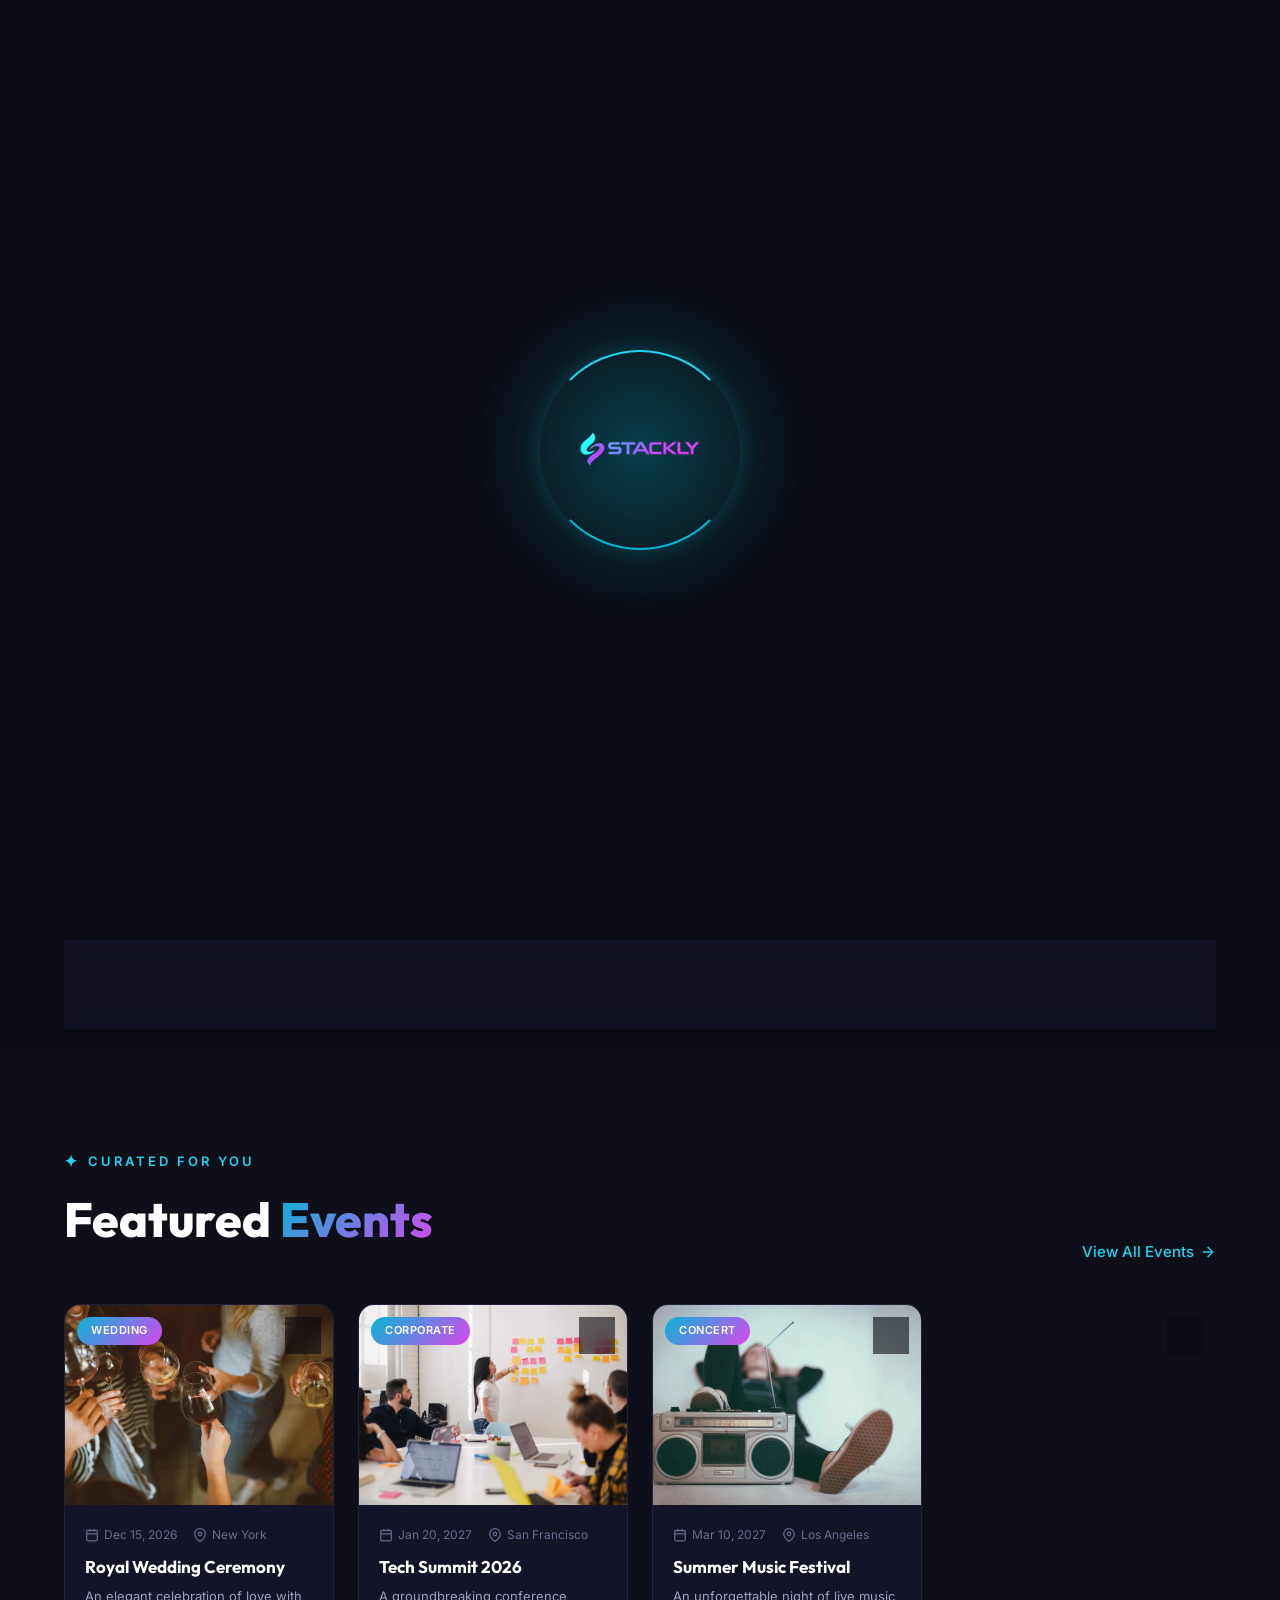
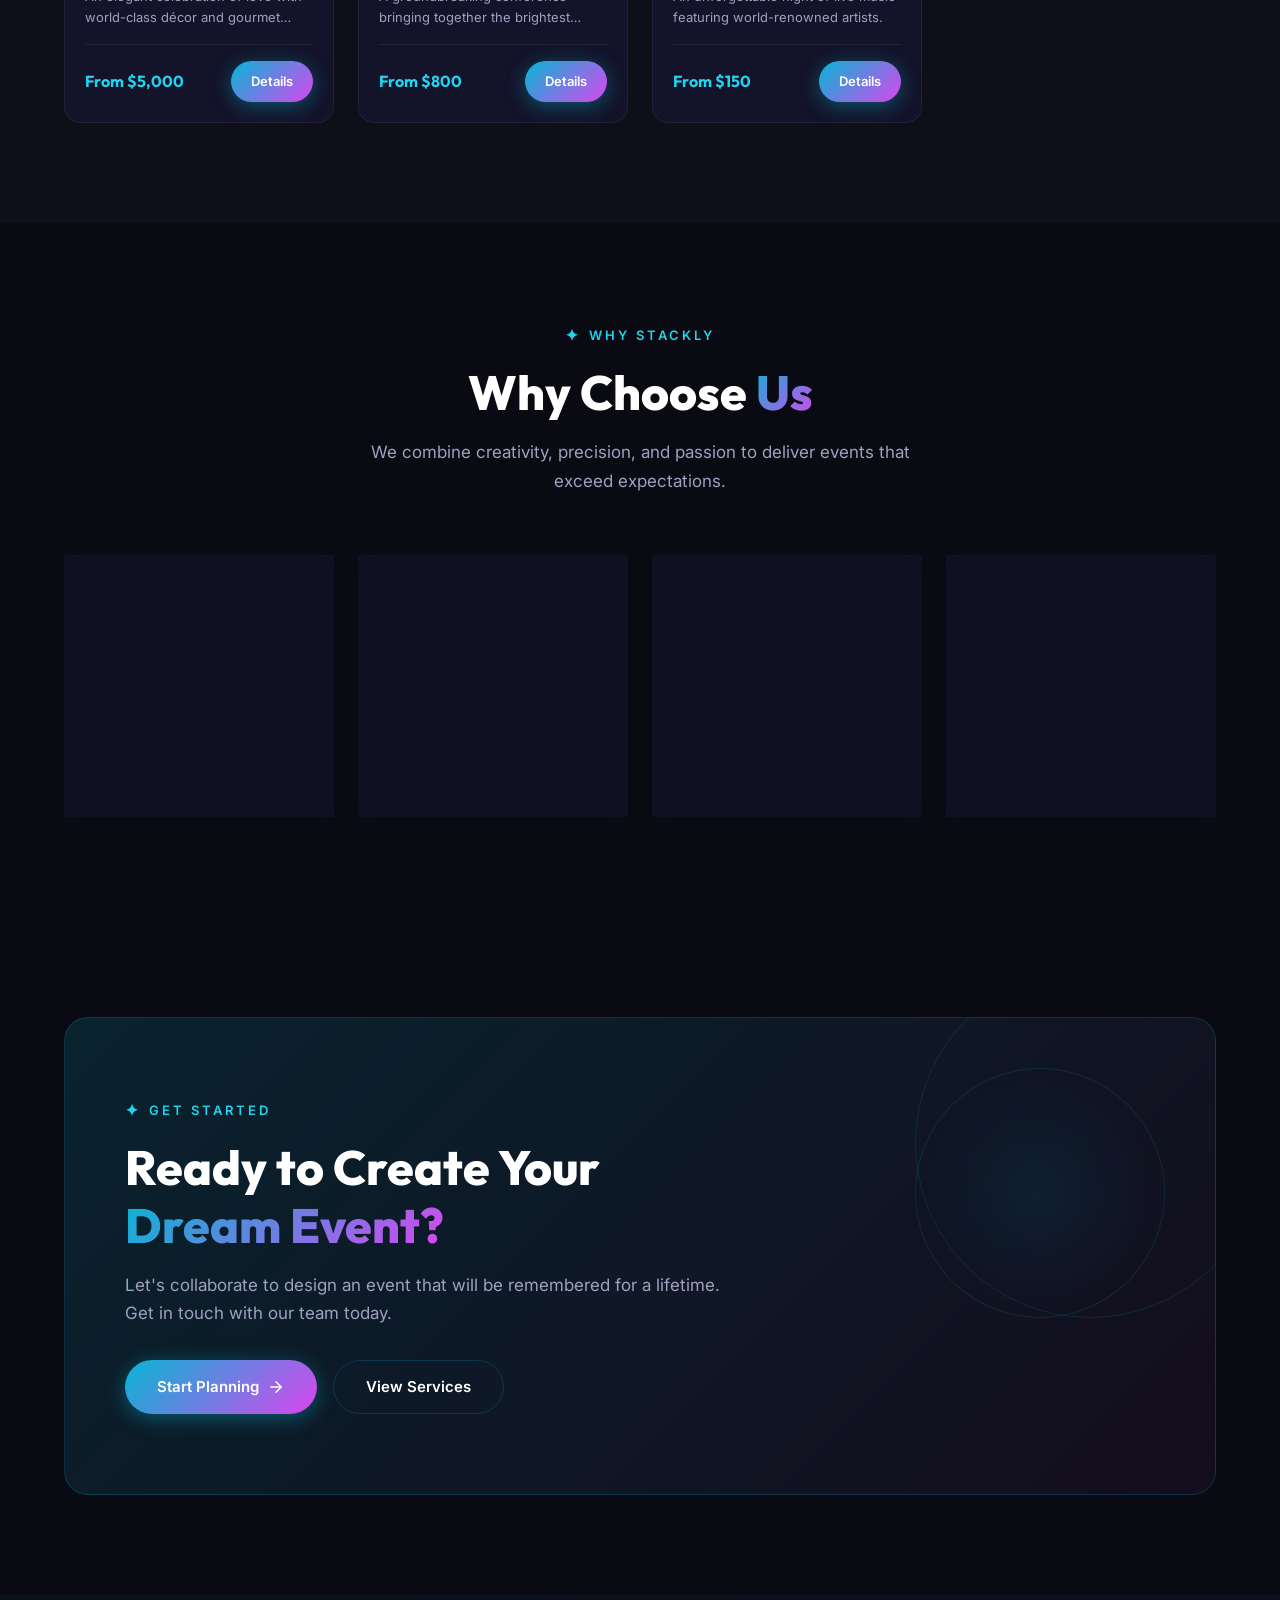
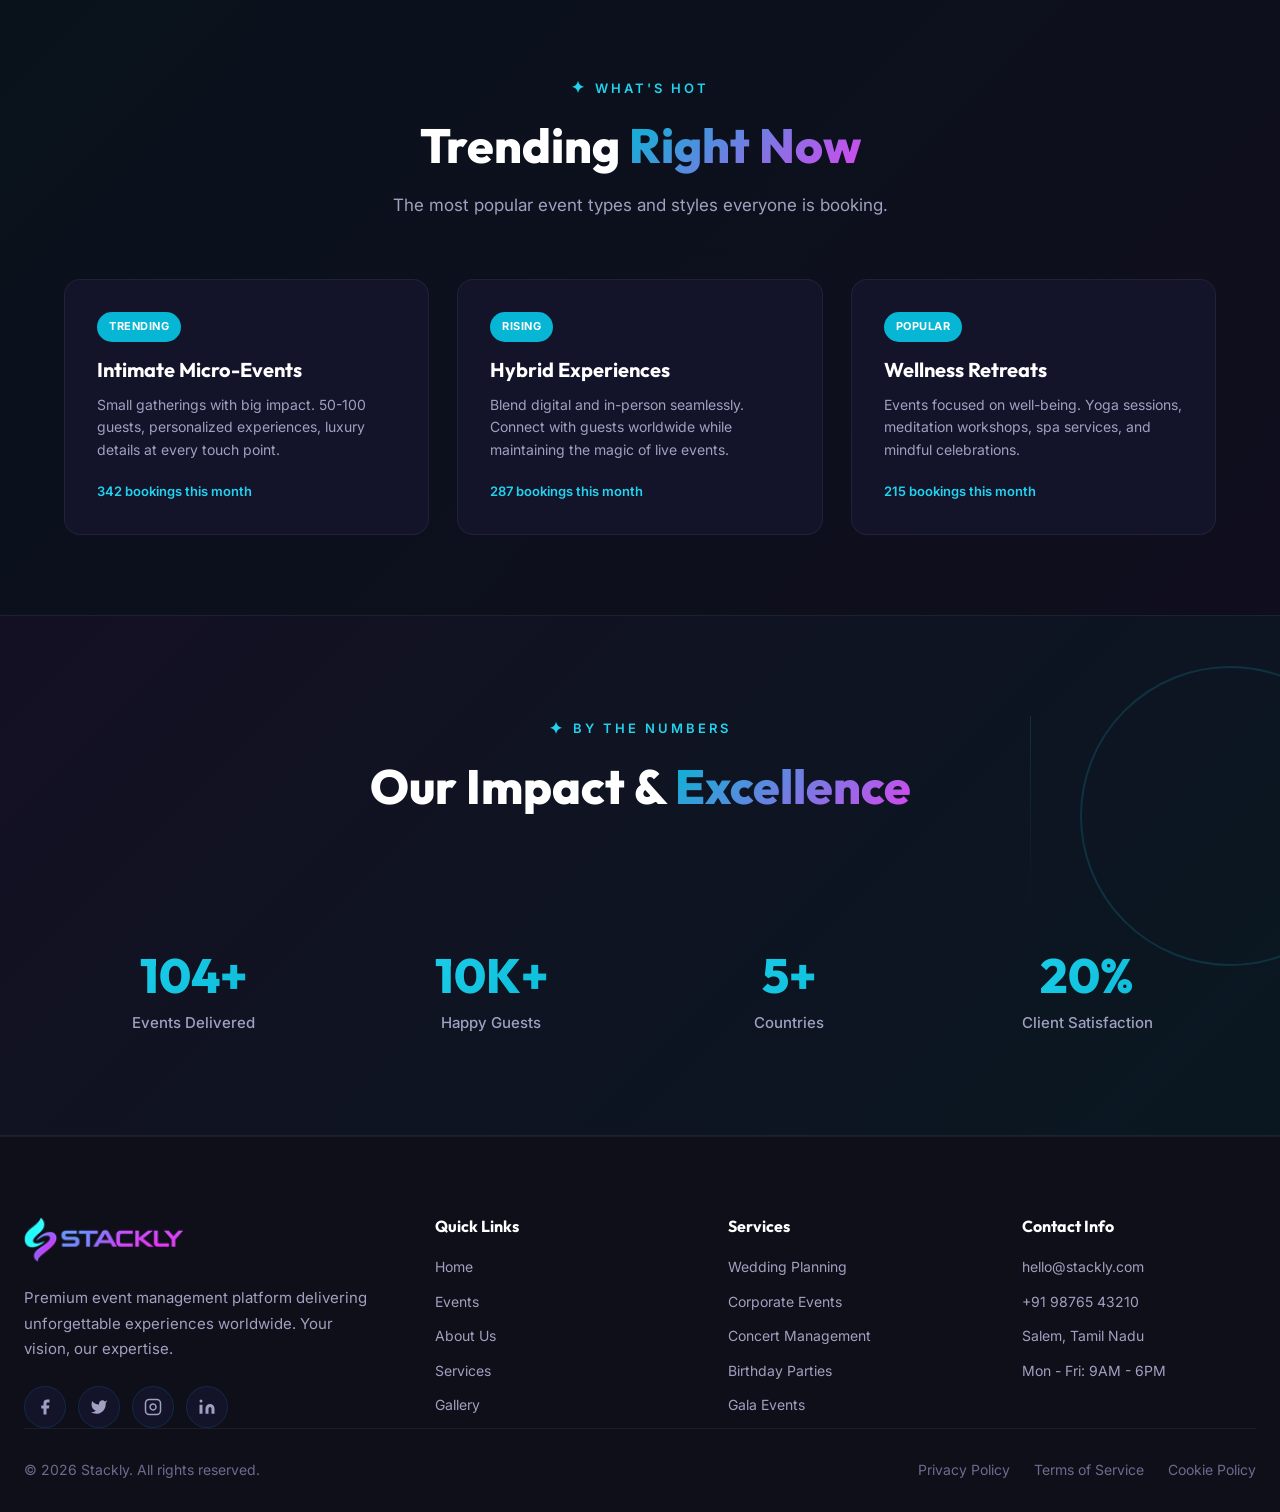
<file: index.html>
<!DOCTYPE html>
<html lang="en">
<head>
  <meta charset="UTF-8">
  <meta name="viewport" content="width=device-width, initial-scale=1.0">
  <meta name="description" content="Stackly - Premium Event Management. From dazzling weddings to groundbreaking corporate galas, we curate high-end, immersive occasions designed to captivate your audience.">
  <title>Stackly — Premium Event Management</title>
  <link rel="stylesheet" href="css/common.css">
  <link rel="stylesheet" href="css/index.css">
  <link rel="icon" type="image/webp" href="assets/logo.webp">
</head>
<body>
  <!-- ======== PRELOADER ======== -->
  <div id="preloader">
    <img src="assets/logo.webp" alt="Stackly Logo">
  </div>

 
  <!-- ======== NAVBAR ======== -->
  <nav class="navbar" id="navbar">
    <div class="nav-container">
      <a href="index.html" class="nav-logo">
        <img src="assets/logo.webp" alt="Stackly Logo" class="logo-img">
      </a>

      <div class="nav-links" id="navLinks">
        <a href="index.html" class="active">Home</a>
        <a href="events.html">Events</a>
        <a href="about.html">About</a>
        <a href="services.html">Services</a>
        <a href="gallery.html">Gallery</a>
        <a href="contact.html">Contact</a>
        <a href="login.html" class="mobile-login">Login</a>
      </div>

      <div class="nav-right">
        <a href="login.html" class="btn-login">
          <svg viewBox="0 0 24 24" fill="none" stroke="currentColor" stroke-width="2" stroke-linecap="round" stroke-linejoin="round">
            <path d="M20 21v-2a4 4 0 0 0-4-4H8a4 4 0 0 0-4 4v2"/>
            <circle cx="12" cy="7" r="4"/>
          </svg>
          Login
        </a>
        <button class="menu-toggle" id="menuToggle" aria-label="Toggle menu">
          <span></span>
          <span></span>
          <span></span>
        </button>
      </div>
    </div>
  </nav>

  <div class="nav-overlay" id="navOverlay"></div>

  <!-- ======== HERO SECTION ======== -->
  <section class="hero" id="hero">
    <div class="hero-bg-image">
      <div class="slideshow-container">
        <div class="slide fade">
          <img src="assets/hero-slideshow-1.webp" alt="Premium Daytime Event">
        </div>
        <div class="slide fade">
          <img src="assets/hero-slideshow-2.webp" alt="Outdoor Celebration">
        </div>
        <div class="slide fade">
          <img src="assets/hero-slideshow-3.webp" alt="Wedding Reception">
        </div>
        <div class="slide fade">
          <img src="assets/hero-slideshow-4.webp" alt="Corporate Gathering">
        </div>
      </div>
      <div class="hero-overlay"></div>
    </div>
    <div class="hero-bg-effects">
      <div class="hero-particles" id="heroParticles"></div>
    </div>
    <div class="container hero-container">
      <div class="hero-content">
        <span class="section-label">
          <span class="star">✦</span>
          PREMIUM EVENT EXPERIENCES
        </span>
        <h1 class="hero-title">
          Make Every Event<br>
          <span class="gradient-text">Unforgettable</span>
        </h1>
        <p class="hero-description">
          From dazzling weddings to groundbreaking corporate galas, we curate
          high-end, immersive occasions designed to captivate your audience.
        </p>
        <div class="hero-buttons">
          <a href="contact.html" class="btn-primary">
            Book Event
            <svg width="18" height="18" viewBox="0 0 24 24" fill="none" stroke="currentColor" stroke-width="2" stroke-linecap="round" stroke-linejoin="round">
              <line x1="5" y1="12" x2="19" y2="12"/>
              <polyline points="12 5 19 12 12 19"/>
            </svg>
          </a>
          <a href="events.html" class="btn-secondary">
            <svg width="18" height="18" viewBox="0 0 24 24" fill="none" stroke="currentColor" stroke-width="2" stroke-linecap="round" stroke-linejoin="round">
              <rect x="3" y="4" width="18" height="18" rx="2" ry="2"/>
              <line x1="16" y1="2" x2="16" y2="6"/>
              <line x1="8" y1="2" x2="8" y2="6"/>
              <line x1="3" y1="10" x2="21" y2="10"/>
            </svg>
            Explore Events
          </a>
        </div>
      </div>
    </div>

    <!-- Feature Cards -->
    <div class="container">
      <div class="hero-features">
        <div class="feature-card glass-card animate-on-scroll">
          <div class="feature-icon">
            <svg width="28" height="28" viewBox="0 0 24 24" fill="none" stroke="currentColor" stroke-width="1.5" stroke-linecap="round" stroke-linejoin="round">
              <path d="M12 2L2 7l10 5 10-5-10-5z"/>
              <path d="M2 17l10 5 10-5"/>
              <path d="M2 12l10 5 10-5"/>
            </svg>
          </div>
          <div class="feature-text">
            <h3>Bespoke Experiences</h3>
            <p>Tailored events that reflect your vision and style.</p>
          </div>
        </div>
        <div class="feature-card glass-card animate-on-scroll">
          <div class="feature-icon">
            <svg width="28" height="28" viewBox="0 0 24 24" fill="none" stroke="currentColor" stroke-width="1.5" stroke-linecap="round" stroke-linejoin="round">
              <circle cx="12" cy="12" r="10"/>
              <polyline points="12 6 12 12 16 14"/>
            </svg>
          </div>
          <div class="feature-text">
            <h3>Flawless Execution</h3>
            <p>Our expert team ensures seamless planning and delivery.</p>
          </div>
        </div>
        <div class="feature-card glass-card animate-on-scroll">
          <div class="feature-icon">
            <svg width="28" height="28" viewBox="0 0 24 24" fill="none" stroke="currentColor" stroke-width="1.5" stroke-linecap="round" stroke-linejoin="round">
              <polygon points="12 2 15.09 8.26 22 9.27 17 14.14 18.18 21.02 12 17.77 5.82 21.02 7 14.14 2 9.27 8.91 8.26 12 2"/>
            </svg>
          </div>
          <div class="feature-text">
            <h3>Unmatched Creativity</h3>
            <p>Innovative ideas and stunning designs that leave a lasting impact.</p>
          </div>
        </div>
      </div>
    </div>
  </section>

  <!-- ======== SEARCH BAR ======== -->
  <section class="search-section">
    <div class="container">
      <div class="search-bar glass-card">
        <div class="search-field">
          <svg width="20" height="20" viewBox="0 0 24 24" fill="none" stroke="currentColor" stroke-width="2" stroke-linecap="round" stroke-linejoin="round">
            <circle cx="11" cy="11" r="8"/>
            <line x1="21" y1="21" x2="16.65" y2="16.65"/>
          </svg>
          <input type="text" id="searchInput" placeholder="Search events...">
        </div>
        <div class="search-field">
          <svg width="20" height="20" viewBox="0 0 24 24" fill="none" stroke="currentColor" stroke-width="2" stroke-linecap="round" stroke-linejoin="round">
            <rect x="3" y="4" width="18" height="18" rx="2" ry="2"/>
            <line x1="16" y1="2" x2="16" y2="6"/>
            <line x1="8" y1="2" x2="8" y2="6"/>
            <line x1="3" y1="10" x2="21" y2="10"/>
          </svg>
          <select id="categorySelect">
            <option value="">Choose Category</option>
            <option value="wedding">Wedding</option>
            <option value="corporate">Corporate</option>
            <option value="concert">Concert</option>
            <option value="conference">Conference</option>
            <option value="birthday">Birthday</option>
            <option value="gala">Gala</option>
          </select>
        </div>
        <div class="search-field">
          <svg width="20" height="20" viewBox="0 0 24 24" fill="none" stroke="currentColor" stroke-width="2" stroke-linecap="round" stroke-linejoin="round">
            <path d="M21 10c0 7-9 13-9 13s-9-6-9-13a9 9 0 0 1 18 0z"/>
            <circle cx="12" cy="10" r="3"/>
          </svg>
          <select id="locationSelect">
            <option value="">Choose Location</option>
            <option value="new-york">New York</option>
            <option value="los-angeles">Los Angeles</option>
            <option value="chicago">Chicago</option>
            <option value="miami">Miami</option>
            <option value="london">London</option>
          </select>
        </div>
        <button class="btn-primary search-btn" id="searchBtn">
          <svg width="18" height="18" viewBox="0 0 24 24" fill="none" stroke="currentColor" stroke-width="2" stroke-linecap="round" stroke-linejoin="round">
            <circle cx="11" cy="11" r="8"/>
            <line x1="21" y1="21" x2="16.65" y2="16.65"/>
          </svg>
          Find Events
        </button>
      </div>
    </div>
  </section>

  <!-- ======== FEATURED EVENTS ======== -->
  <section class="section featured-section" id="featuredEvents">
    <div class="container">
      <div class="section-top">
        <div>
          <span class="section-label"><span class="star">✦</span> CURATED FOR YOU</span>
          <h2 class="section-title">Featured <span>Events</span></h2>
        </div>
        <a href="events.html" class="view-all-link">
          View All Events
          <svg width="16" height="16" viewBox="0 0 24 24" fill="none" stroke="currentColor" stroke-width="2" stroke-linecap="round" stroke-linejoin="round">
            <line x1="5" y1="12" x2="19" y2="12"/>
            <polyline points="12 5 19 12 12 19"/>
          </svg>
        </a>
      </div>

      <div class="events-grid">
        <div class="event-card animate-on-scroll">
          <div class="event-image">
            <img src="assets/wedding-ceremony.webp" alt="Royal Wedding Ceremony">
            <div class="event-badge">Wedding</div>
            <button class="event-fav" aria-label="Add to favorites">
              <svg width="18" height="18" viewBox="0 0 24 24" fill="none" stroke="currentColor" stroke-width="2" stroke-linecap="round" stroke-linejoin="round">
                <path d="M20.84 4.61a5.5 5.5 0 0 0-7.78 0L12 5.67l-1.06-1.06a5.5 5.5 0 0 0-7.78 7.78l1.06 1.06L12 21.23l7.78-7.78 1.06-1.06a5.5 5.5 0 0 0 0-7.78z"/>
              </svg>
            </button>
          </div>
          <div class="event-content">
            <div class="event-meta">
              <span class="event-date">
                <svg width="14" height="14" viewBox="0 0 24 24" fill="none" stroke="currentColor" stroke-width="2"><rect x="3" y="4" width="18" height="18" rx="2"/><line x1="16" y1="2" x2="16" y2="6"/><line x1="8" y1="2" x2="8" y2="6"/><line x1="3" y1="10" x2="21" y2="10"/></svg>
                Dec 15, 2026
              </span>
              <span class="event-location">
                <svg width="14" height="14" viewBox="0 0 24 24" fill="none" stroke="currentColor" stroke-width="2"><path d="M21 10c0 7-9 13-9 13s-9-6-9-13a9 9 0 0 1 18 0z"/><circle cx="12" cy="10" r="3"/></svg>
                New York
              </span>
            </div>
            <h3 class="event-title">Royal Wedding Ceremony</h3>
            <p class="event-desc">An elegant celebration of love with world-class décor and gourmet dining.</p>
            <div class="event-footer">
              <span class="event-price">From $5,000</span>
              <a href="events.html" class="btn-small btn-primary">Details</a>
            </div>
          </div>
        </div>

        <div class="event-card animate-on-scroll">
          <div class="event-image">
            <img src="assets/tech-summit.webp" alt="Tech Summit 2026">
            <div class="event-badge">Corporate</div>
            <button class="event-fav" aria-label="Add to favorites">
              <svg width="18" height="18" viewBox="0 0 24 24" fill="none" stroke="currentColor" stroke-width="2" stroke-linecap="round" stroke-linejoin="round">
                <path d="M20.84 4.61a5.5 5.5 0 0 0-7.78 0L12 5.67l-1.06-1.06a5.5 5.5 0 0 0-7.78 7.78l1.06 1.06L12 21.23l7.78-7.78 1.06-1.06a5.5 5.5 0 0 0 0-7.78z"/>
              </svg>
            </button>
          </div>
          <div class="event-content">
            <div class="event-meta">
              <span class="event-date">
                <svg width="14" height="14" viewBox="0 0 24 24" fill="none" stroke="currentColor" stroke-width="2"><rect x="3" y="4" width="18" height="18" rx="2"/><line x1="16" y1="2" x2="16" y2="6"/><line x1="8" y1="2" x2="8" y2="6"/><line x1="3" y1="10" x2="21" y2="10"/></svg>
                Jan 20, 2027
              </span>
              <span class="event-location">
                <svg width="14" height="14" viewBox="0 0 24 24" fill="none" stroke="currentColor" stroke-width="2"><path d="M21 10c0 7-9 13-9 13s-9-6-9-13a9 9 0 0 1 18 0z"/><circle cx="12" cy="10" r="3"/></svg>
                San Francisco
              </span>
            </div>
            <h3 class="event-title">Tech Summit 2026</h3>
            <p class="event-desc">A groundbreaking conference bringing together the brightest minds in technology.</p>
            <div class="event-footer">
              <span class="event-price">From $800</span>
              <a href="events.html" class="btn-small btn-primary">Details</a>
            </div>
          </div>
        </div>

        <div class="event-card animate-on-scroll">
          <div class="event-image">
            <img src="assets/music-festival.webp" alt="Summer Music Festival">
            <div class="event-badge">Concert</div>
            <button class="event-fav" aria-label="Add to favorites">
              <svg width="18" height="18" viewBox="0 0 24 24" fill="none" stroke="currentColor" stroke-width="2" stroke-linecap="round" stroke-linejoin="round">
                <path d="M20.84 4.61a5.5 5.5 0 0 0-7.78 0L12 5.67l-1.06-1.06a5.5 5.5 0 0 0-7.78 7.78l1.06 1.06L12 21.23l7.78-7.78 1.06-1.06a5.5 5.5 0 0 0 0-7.78z"/>
              </svg>
            </button>
          </div>
          <div class="event-content">
            <div class="event-meta">
              <span class="event-date">
                <svg width="14" height="14" viewBox="0 0 24 24" fill="none" stroke="currentColor" stroke-width="2"><rect x="3" y="4" width="18" height="18" rx="2"/><line x1="16" y1="2" x2="16" y2="6"/><line x1="8" y1="2" x2="8" y2="6"/><line x1="3" y1="10" x2="21" y2="10"/></svg>
                Mar 10, 2027
              </span>
              <span class="event-location">
                <svg width="14" height="14" viewBox="0 0 24 24" fill="none" stroke="currentColor" stroke-width="2"><path d="M21 10c0 7-9 13-9 13s-9-6-9-13a9 9 0 0 1 18 0z"/><circle cx="12" cy="10" r="3"/></svg>
                Los Angeles
              </span>
            </div>
            <h3 class="event-title">Summer Music Festival</h3>
            <p class="event-desc">An unforgettable night of live music featuring world-renowned artists.</p>
            <div class="event-footer">
              <span class="event-price">From $150</span>
              <a href="events.html" class="btn-small btn-primary">Details</a>
            </div>
          </div>
        </div>

        <div class="event-card animate-on-scroll">
          <div class="event-image">
            <img src="assets/charity-gala.webp" alt="Annual Charity Gala">
            <div class="event-badge">Gala</div>
            <button class="event-fav" aria-label="Add to favorites">
              <svg width="18" height="18" viewBox="0 0 24 24" fill="none" stroke="currentColor" stroke-width="2" stroke-linecap="round" stroke-linejoin="round">
                <path d="M20.84 4.61a5.5 5.5 0 0 0-7.78 0L12 5.67l-1.06-1.06a5.5 5.5 0 0 0-7.78 7.78l1.06 1.06L12 21.23l7.78-7.78 1.06-1.06a5.5 5.5 0 0 0 0-7.78z"/>
              </svg>
            </button>
          </div>
          <div class="event-content">
            <div class="event-meta">
              <span class="event-date">
                <svg width="14" height="14" viewBox="0 0 24 24" fill="none" stroke="currentColor" stroke-width="2"><rect x="3" y="4" width="18" height="18" rx="2"/><line x1="16" y1="2" x2="16" y2="6"/><line x1="8" y1="2" x2="8" y2="6"/><line x1="3" y1="10" x2="21" y2="10"/></svg>
                Feb 14, 2027
              </span>
              <span class="event-location">
                <svg width="14" height="14" viewBox="0 0 24 24" fill="none" stroke="currentColor" stroke-width="2"><path d="M21 10c0 7-9 13-9 13s-9-6-9-13a9 9 0 0 1 18 0z"/><circle cx="12" cy="10" r="3"/></svg>
                Miami
              </span>
            </div>
            <h3 class="event-title">Annual Charity Gala</h3>
            <p class="event-desc">A prestigious evening of fine dining, entertainment, and philanthropy.</p>
            <div class="event-footer">
              <span class="event-price">From $2,500</span>
              <a href="events.html" class="btn-small btn-primary">Details</a>
            </div>
          </div>
        </div>
      </div>
    </div>
  </section>

  <!-- ======== WHY CHOOSE US ======== -->
  <section class="section why-section" id="whyUs">
    <div class="container">
      <div class="section-header">
        <span class="section-label"><span class="star">✦</span> WHY STACKLY</span>
        <h2 class="section-title">Why Choose <span>Us</span></h2>
        <p class="section-subtitle">We combine creativity, precision, and passion to deliver events that exceed expectations.</p>
      </div>

      <div class="why-grid">
        <div class="why-card glass-card animate-on-scroll">
          <div class="why-number">01</div>
          <div class="why-icon">
            <svg width="32" height="32" viewBox="0 0 24 24" fill="none" stroke="currentColor" stroke-width="1.5" stroke-linecap="round" stroke-linejoin="round">
              <path d="M17 21v-2a4 4 0 0 0-4-4H5a4 4 0 0 0-4 4v2"/>
              <circle cx="9" cy="7" r="4"/>
              <path d="M23 21v-2a4 4 0 0 0-3-3.87"/>
              <path d="M16 3.13a4 4 0 0 1 0 7.75"/>
            </svg>
          </div>
          <h3>Expert Team</h3>
          <p>Our seasoned event planners bring years of industry expertise to every project.</p>
        </div>

        <div class="why-card glass-card animate-on-scroll">
          <div class="why-number">02</div>
          <div class="why-icon">
            <svg width="32" height="32" viewBox="0 0 24 24" fill="none" stroke="currentColor" stroke-width="1.5" stroke-linecap="round" stroke-linejoin="round">
              <path d="M12 22s8-4 8-10V5l-8-3-8 3v7c0 6 8 10 8 10z"/>
            </svg>
          </div>
          <h3>Trusted & Reliable</h3>
          <p>With a track record of 500+ successful events, your vision is in safe hands.</p>
        </div>

        <div class="why-card glass-card animate-on-scroll">
          <div class="why-number">03</div>
          <div class="why-icon">
            <svg width="32" height="32" viewBox="0 0 24 24" fill="none" stroke="currentColor" stroke-width="1.5" stroke-linecap="round" stroke-linejoin="round">
              <circle cx="12" cy="12" r="10"/>
              <path d="M8 14s1.5 2 4 2 4-2 4-2"/>
              <line x1="9" y1="9" x2="9.01" y2="9"/>
              <line x1="15" y1="9" x2="15.01" y2="9"/>
            </svg>
          </div>
          <h3>Client-Centric</h3>
          <p>Your satisfaction is our top priority — we listen, adapt, and deliver beyond expectations.</p>
        </div>

        <div class="why-card glass-card animate-on-scroll">
          <div class="why-number">04</div>
          <div class="why-icon">
            <svg width="32" height="32" viewBox="0 0 24 24" fill="none" stroke="currentColor" stroke-width="1.5" stroke-linecap="round" stroke-linejoin="round">
              <polyline points="23 6 13.5 15.5 8.5 10.5 1 18"/>
              <polyline points="17 6 23 6 23 12"/>
            </svg>
          </div>
          <h3>Scalable Solutions</h3>
          <p>From intimate gatherings to grand-scale galas, we handle events of every size.</p>
        </div>
      </div>
    </div>
  </section>

  <!-- ======== CTA SECTION ======== -->
  <section class="cta-section">
    <div class="container">
      <div class="cta-card">
        <div class="cta-content">
          <span class="section-label"><span class="star">✦</span> GET STARTED</span>
          <h2 class="section-title">Ready to Create Your <span>Dream Event?</span></h2>
          <p class="section-subtitle">Let's collaborate to design an event that will be remembered for a lifetime. Get in touch with our team today.</p>
          <div class="cta-buttons">
            <a href="contact.html" class="btn-primary">
              Start Planning
              <svg width="18" height="18" viewBox="0 0 24 24" fill="none" stroke="currentColor" stroke-width="2" stroke-linecap="round" stroke-linejoin="round">
                <line x1="5" y1="12" x2="19" y2="12"/>
                <polyline points="12 5 19 12 12 19"/>
              </svg>
            </a>
            <a href="services.html" class="btn-secondary">View Services</a>
          </div>
        </div>
        <div class="cta-decoration">
          <div class="cta-circle"></div>
          <div class="cta-circle cta-circle-2"></div>
        </div>
      </div>
    </div>
  </section>

  <!-- ======== TRENDING EVENTS ======== -->
  <section class="section trending-section">
    <div class="container">
      <div class="section-header">
        <span class="section-label"><span class="star">✦</span> WHAT'S HOT</span>
        <h2 class="section-title">Trending <span>Right Now</span></h2>
        <p class="section-subtitle">The most popular event types and styles everyone is booking.</p>
      </div>
      <div class="trending-grid">
        <div class="trending-card animate-on-scroll">
          <div class="trending-badge">TRENDING</div>
          <h3>Intimate Micro-Events</h3>
          <p>Small gatherings with big impact. 50-100 guests, personalized experiences, luxury details at every touch point.</p>
          <div class="trending-stats">342 bookings this month</div>
        </div>
        <div class="trending-card animate-on-scroll">
          <div class="trending-badge">RISING</div>
          <h3>Hybrid Experiences</h3>
          <p>Blend digital and in-person seamlessly. Connect with guests worldwide while maintaining the magic of live events.</p>
          <div class="trending-stats">287 bookings this month</div>
        </div>
        <div class="trending-card animate-on-scroll">
          <div class="trending-badge">POPULAR</div>
          <h3>Wellness Retreats</h3>
          <p>Events focused on well-being. Yoga sessions, meditation workshops, spa services, and mindful celebrations.</p>
          <div class="trending-stats">215 bookings this month</div>
        </div>
      </div>
    </div>
  </section>

  <!-- ======== STATS ======== -->
  <section class="section stats-section">
    <div class="container">
      <div class="stats-content">
        <div class="section-header">
          <span class="section-label"><span class="star">✦</span> BY THE NUMBERS</span>
          <h2 class="section-title">Our Impact & <span>Excellence</span></h2>
        </div>
        <div class="stats-metrics">
          <div class="stat-metric animate-on-scroll">
            <div class="stat-number" data-target="500" data-suffix="+">0+</div>
            <p class="stat-label">Events Delivered</p>
          </div>
          <div class="stat-metric animate-on-scroll">
            <div class="stat-number" data-target="50000" data-suffix="+">0+</div>
            <p class="stat-label">Happy Guests</p>
          </div>
          <div class="stat-metric animate-on-scroll">
            <div class="stat-number" data-target="25" data-suffix="+">0+</div>
            <p class="stat-label">Countries</p>
          </div>
          <div class="stat-metric animate-on-scroll">
            <div class="stat-number" data-target="98" data-suffix="%">0%</div>
            <p class="stat-label">Client Satisfaction</p>
          </div>
        </div>
      </div>
      <div class="stats-decoration">
        <div class="decoration-circle"></div>
        <div class="decoration-line"></div>
      </div>
    </div>
  </section>

  <!-- ======== FOOTER ======== -->
  <footer class="footer">
    <div class="container">
      <div class="footer-grid">
        <div class="footer-brand">
          <a href="index.html" class="nav-logo">
            <img src="assets/logo.webp" alt="Stackly Logo" class="logo-img"></a>
          <p>Premium event management platform delivering unforgettable experiences worldwide. Your vision, our expertise.</p>
          <div class="footer-socials">
            <a href="404.html" aria-label="Facebook">
              <svg width="18" height="18" viewBox="0 0 24 24" fill="currentColor"><path d="M18 2h-3a5 5 0 0 0-5 5v3H7v4h3v8h4v-8h3l1-4h-4V7a1 1 0 0 1 1-1h3z"/></svg>
            </a>
            <a href="404.html" aria-label="Twitter">
              <svg width="18" height="18" viewBox="0 0 24 24" fill="currentColor"><path d="M23 3a10.9 10.9 0 0 1-3.14 1.53 4.48 4.48 0 0 0-7.86 3v1A10.66 10.66 0 0 1 3 4s-4 9 5 13a11.64 11.64 0 0 1-7 2c9 5 20 0 20-11.5a4.5 4.5 0 0 0-.08-.83A7.72 7.72 0 0 0 23 3z"/></svg>
            </a>
            <a href="404.html" aria-label="Instagram">
              <svg width="18" height="18" viewBox="0 0 24 24" fill="none" stroke="currentColor" stroke-width="2"><rect x="2" y="2" width="20" height="20" rx="5" ry="5"/><path d="M16 11.37A4 4 0 1 1 12.63 8 4 4 0 0 1 16 11.37z"/><line x1="17.5" y1="6.5" x2="17.51" y2="6.5"/></svg>
            </a>
            <a href="404.html" aria-label="LinkedIn">
              <svg width="18" height="18" viewBox="0 0 24 24" fill="currentColor"><path d="M16 8a6 6 0 0 1 6 6v7h-4v-7a2 2 0 0 0-2-2 2 2 0 0 0-2 2v7h-4v-7a6 6 0 0 1 6-6z"/><rect x="2" y="9" width="4" height="12"/><circle cx="4" cy="4" r="2"/></svg>
            </a>
          </div>
        </div>
        <div class="footer-column">
          <h4>Quick Links</h4>
          <ul>
            <li><a href="index.html">Home</a></li>
            <li><a href="events.html">Events</a></li>
            <li><a href="about.html">About Us</a></li>
            <li><a href="services.html">Services</a></li>
            <li><a href="gallery.html">Gallery</a></li>
          </ul>
        </div>
        <div class="footer-column">
          <h4>Services</h4>
          <ul>
            <li><a href="services.html">Wedding Planning</a></li>
            <li><a href="services.html">Corporate Events</a></li>
            <li><a href="services.html">Concert Management</a></li>
            <li><a href="services.html">Birthday Parties</a></li>
            <li><a href="services.html">Gala Events</a></li>
          </ul>
        </div>
        <div class="footer-column">
          <h4>Contact Info</h4>
          <ul>
            <li>hello@stackly.com</li>
            <li>+91 98765 43210</li>
            <li>Salem, Tamil Nadu</li>
            <li>Mon - Fri: 9AM - 6PM</li>
          </ul>
        </div>
      </div>
      <div class="footer-bottom">
        <p>&copy; 2026 Stackly. All rights reserved.</p>
        <div class="footer-bottom-links">
          <a href="404.html">Privacy Policy</a>
          <a href="404.html">Terms of Service</a>
          <a href="404.html">Cookie Policy</a>
        </div>
      </div>
    </div>
  </footer>

  <!-- Back to Top -->
  <button class="back-to-top" id="backToTop" aria-label="Back to top">
    <svg width="20" height="20" viewBox="0 0 24 24" fill="none" stroke="currentColor" stroke-width="2.5" stroke-linecap="round" stroke-linejoin="round">
      <polyline points="18 15 12 9 6 15"/>
    </svg>
  </button>

  <script src="js/script.js"></script>
  <script>
    // Index-specific: Stats counter animation
    document.addEventListener('DOMContentLoaded', () => {
      const statNumbers = document.querySelectorAll('.stat-number');
      const statsObserver = new IntersectionObserver((entries) => {
        entries.forEach(entry => {
          if (entry.isIntersecting) {
            const el = entry.target;
            const target = parseInt(el.dataset.target);
            const suffix = el.dataset.suffix || '';
            animateCounter(el, target, 2000);
            el.dataset.suffix = suffix;
            statsObserver.unobserve(el);
          }
        });
      }, { threshold: 0.5 });

      statNumbers.forEach(el => statsObserver.observe(el));

      // Hero particles
      createParticles(document.getElementById('heroParticles'), 15);

      // Search button
      document.getElementById('searchBtn')?.addEventListener('click', () => {
        const query = document.getElementById('searchInput').value;
        const category = document.getElementById('categorySelect').value;
        const location = document.getElementById('locationSelect').value;
        
        if (!query && !category && !location) {
          showToast('Please enter a search term or select a filter');
          return;
        }
        window.location.href = `events.html?search=${encodeURIComponent(query)}&category=${category}&location=${location}`;
      });

      // Favorite buttons
      document.querySelectorAll('.event-fav').forEach(btn => {
        btn.addEventListener('click', () => {
          btn.classList.toggle('active');
          const isFav = btn.classList.contains('active');
          if (isFav) {
            btn.querySelector('svg').setAttribute('fill', 'var(--accent-light)');
            showToast('Added to favorites ♥');
          } else {
            btn.querySelector('svg').setAttribute('fill', 'none');
            showToast('Removed from favorites');
          }
        });
      });
    });
  </script>
</body>
</html>
</file>
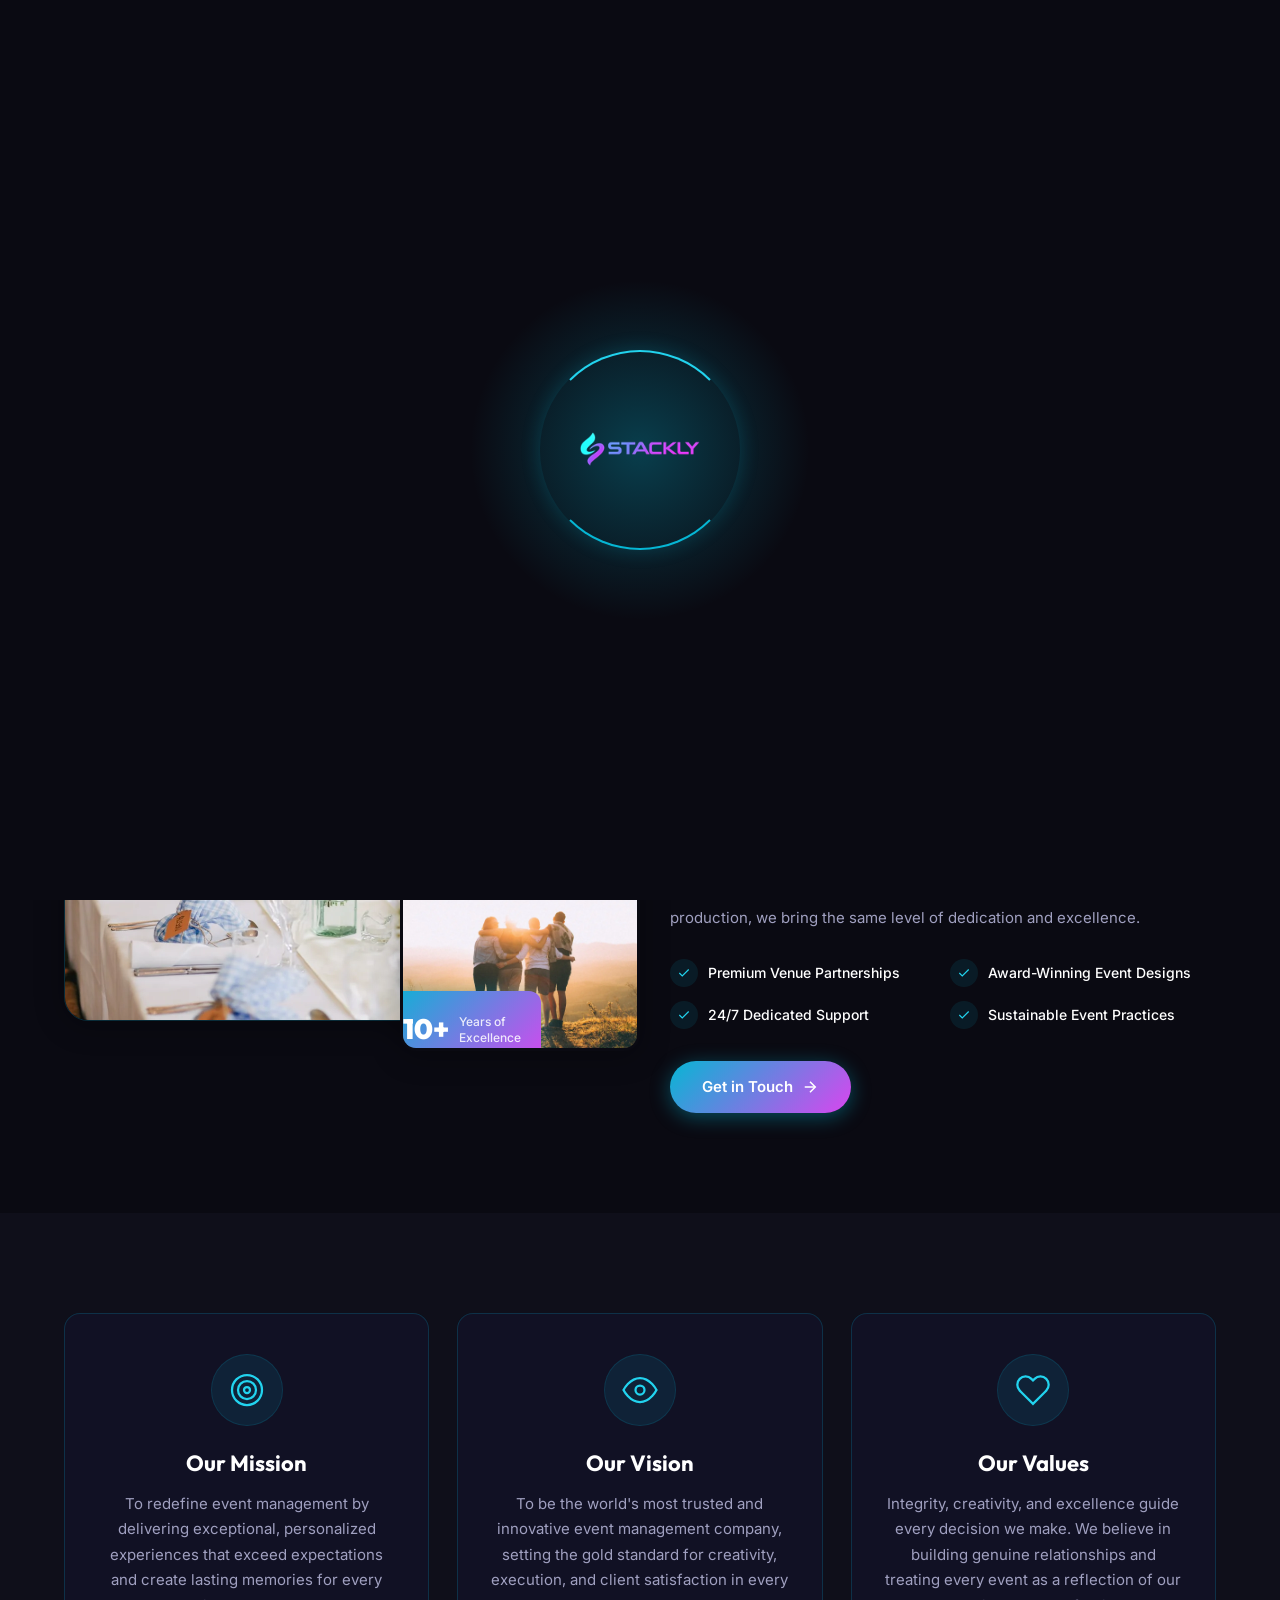
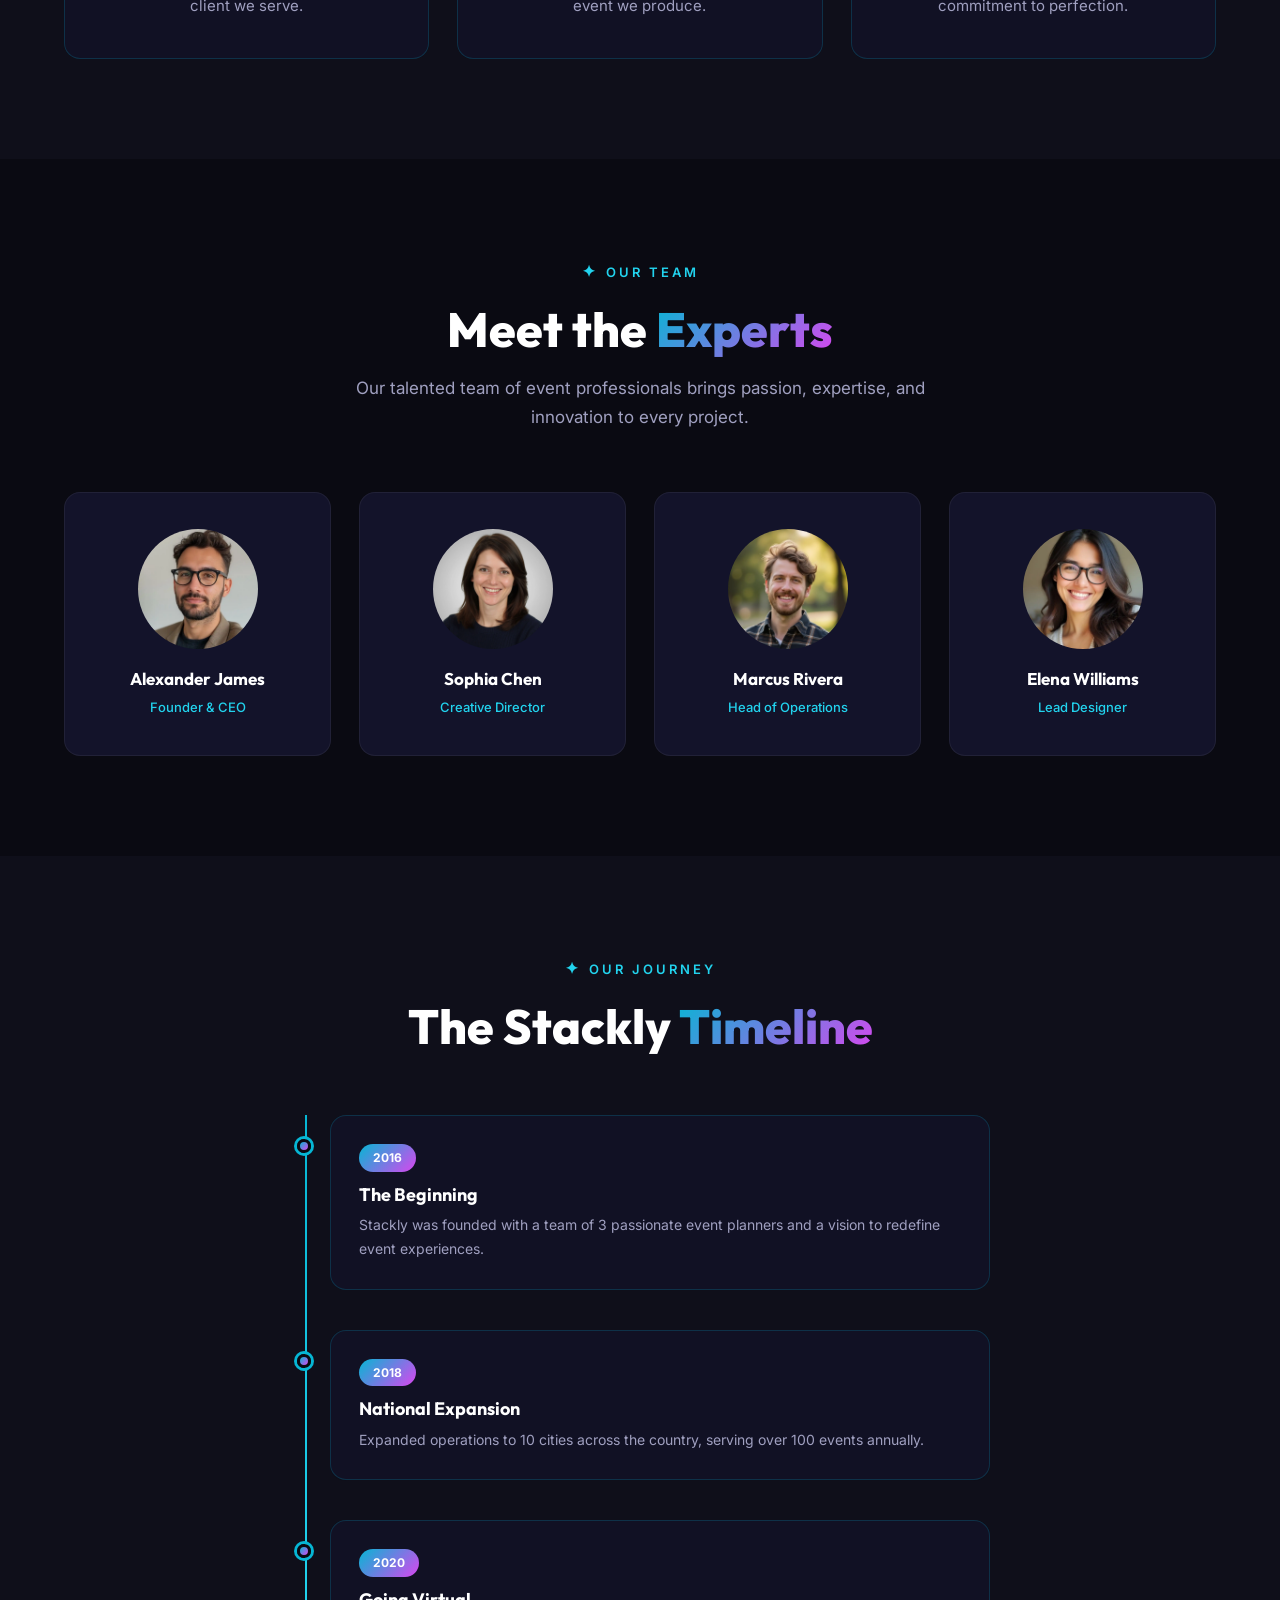
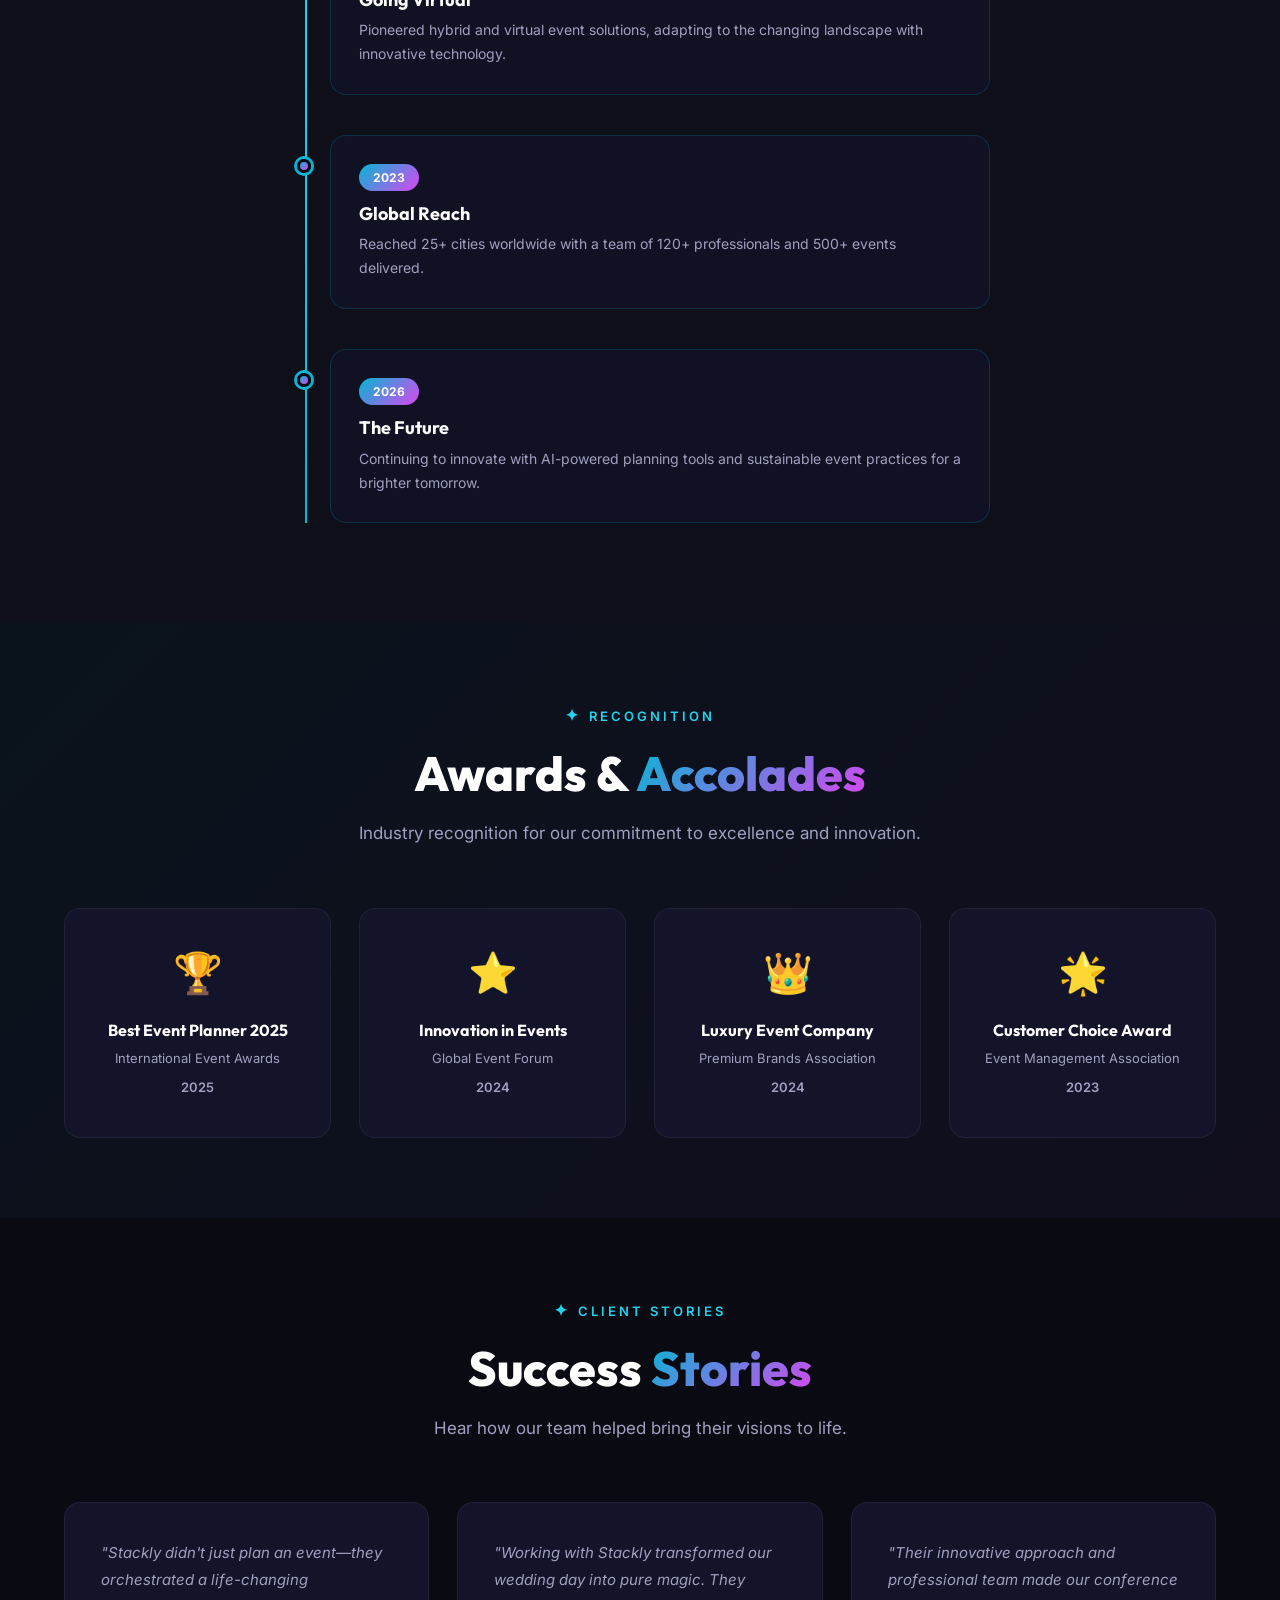
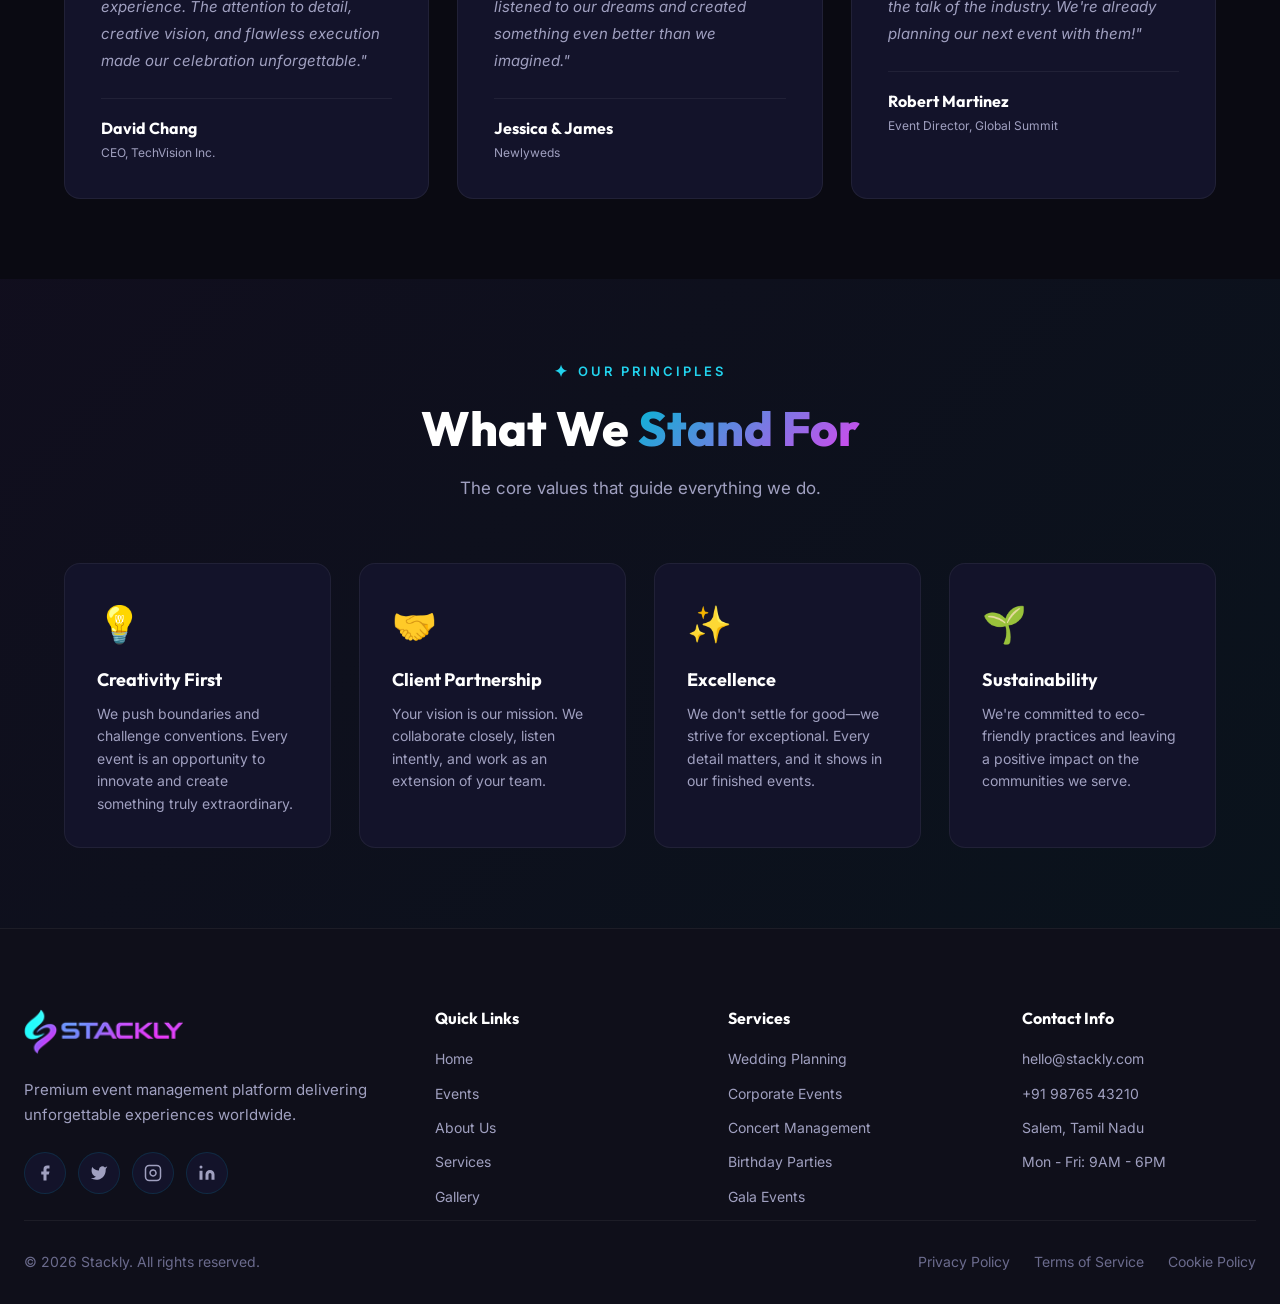
<file: about.html>
<!DOCTYPE html>
<html lang="en">
<head>
  <meta charset="UTF-8">
  <meta name="viewport" content="width=device-width, initial-scale=1.0">
  <meta name="description" content="Learn about Stackly — a premium event management company dedicated to creating unforgettable experiences.">
  <title>About Us — Stackly</title>
  <link rel="stylesheet" href="css/common.css">
  <link rel="stylesheet" href="css/about.css">
  <link rel="icon" type="image/webp" href="assets/logo.webp">
</head>
<body>
  <!-- ======== PRELOADER ======== -->
  <div id="preloader">
    <img src="assets/logo.webp" alt="Stackly Logo">
  </div>


  <!-- ======== NAVBAR ======== -->
  <nav class="navbar" id="navbar">
    <div class="nav-container">
      <a href="index.html" class="nav-logo">
        <img src="assets/logo.webp" alt="Stackly Logo" class="logo-img"></a>
      <div class="nav-links" id="navLinks">
        <a href="index.html">Home</a>
        <a href="events.html">Events</a>
        <a href="about.html" class="active">About</a>
        <a href="services.html">Services</a>
        <a href="gallery.html">Gallery</a>
        <a href="contact.html">Contact</a>
        <a href="login.html" class="mobile-login">Login</a>
      </div>
      <div class="nav-right">
        <a href="login.html" class="btn-login">
          <svg viewBox="0 0 24 24" fill="none" stroke="currentColor" stroke-width="2" stroke-linecap="round" stroke-linejoin="round"><path d="M20 21v-2a4 4 0 0 0-4-4H8a4 4 0 0 0-4 4v2"/><circle cx="12" cy="7" r="4"/></svg>
          Login
        </a>
        <button class="menu-toggle" id="menuToggle" aria-label="Toggle menu"><span></span><span></span><span></span></button>
      </div>
    </div>
  </nav>
  <div class="nav-overlay" id="navOverlay"></div>

  <!-- ======== PAGE HERO ======== -->
  <section class="page-hero">
    <div class="container">
      <span class="section-label"><span class="star">✦</span> OUR STORY</span>
      <h1 class="section-title">About <span>Stackly</span></h1>
      <p class="section-subtitle" style="margin: 0 auto;">We are a passionate team of event professionals dedicated to turning your dreams into reality.</p>
      <div class="breadcrumb">
        <a href="index.html">Home</a>
        <span class="separator">/</span>
        <span>About</span>
      </div>
    </div>
  </section>

  <!-- ======== ABOUT STORY ======== -->
  <section class="section about-story">
    <div class="container">
      <div class="story-grid">
        <div class="story-images animate-on-scroll">
          <div class="story-img-main">
            <img src="assets/event-daytime-10.webp" alt="Stackly Event Team">
          </div>
          <div class="story-img-accent">
            <img src="assets/event-daytime-11.webp" alt="Event Planning">
            <div class="experience-badge">
              <span class="exp-number">10+</span>
              <span class="exp-text">Years of<br>Excellence</span>
            </div>
          </div>
        </div>
        <div class="story-content animate-on-scroll">
          <span class="section-label"><span class="star">✦</span> WHO WE ARE</span>
          <h2 class="section-title">Crafting <span>Extraordinary</span> Experiences Since 2016</h2>
          <p>Stackly was born from a simple belief: every event has the power to create lasting memories. Founded in 2016, we've grown from a small team of passionate planners to a full-service event management company trusted by clients worldwide.</p>
          <p>Our approach combines meticulous attention to detail with boundless creativity, ensuring that each event we touch is transformed into something truly extraordinary. Whether it's an intimate gathering or a grand-scale production, we bring the same level of dedication and excellence.</p>
          <div class="story-highlights">
            <div class="highlight-item">
              <div class="highlight-icon">
                <svg width="24" height="24" viewBox="0 0 24 24" fill="none" stroke="currentColor" stroke-width="2"><polyline points="20 6 9 17 4 12"/></svg>
              </div>
              <span>Premium Venue Partnerships</span>
            </div>
            <div class="highlight-item">
              <div class="highlight-icon">
                <svg width="24" height="24" viewBox="0 0 24 24" fill="none" stroke="currentColor" stroke-width="2"><polyline points="20 6 9 17 4 12"/></svg>
              </div>
              <span>Award-Winning Event Designs</span>
            </div>
            <div class="highlight-item">
              <div class="highlight-icon">
                <svg width="24" height="24" viewBox="0 0 24 24" fill="none" stroke="currentColor" stroke-width="2"><polyline points="20 6 9 17 4 12"/></svg>
              </div>
              <span>24/7 Dedicated Support</span>
            </div>
            <div class="highlight-item">
              <div class="highlight-icon">
                <svg width="24" height="24" viewBox="0 0 24 24" fill="none" stroke="currentColor" stroke-width="2"><polyline points="20 6 9 17 4 12"/></svg>
              </div>
              <span>Sustainable Event Practices</span>
            </div>
          </div>
          <a href="contact.html" class="btn-primary">
            Get in Touch
            <svg width="18" height="18" viewBox="0 0 24 24" fill="none" stroke="currentColor" stroke-width="2"><line x1="5" y1="12" x2="19" y2="12"/><polyline points="12 5 19 12 12 19"/></svg>
          </a>
        </div>
      </div>
    </div>
  </section>

  <!-- ======== MISSION & VISION ======== -->
  <section class="section mission-section">
    <div class="container">
      <div class="mission-grid">
        <div class="mission-card glass-card animate-on-scroll">
          <div class="mission-icon">
            <svg width="36" height="36" viewBox="0 0 24 24" fill="none" stroke="currentColor" stroke-width="1.5">
              <circle cx="12" cy="12" r="10"/>
              <circle cx="12" cy="12" r="6"/>
              <circle cx="12" cy="12" r="2"/>
            </svg>
          </div>
          <h3>Our Mission</h3>
          <p>To redefine event management by delivering exceptional, personalized experiences that exceed expectations and create lasting memories for every client we serve.</p>
        </div>
        <div class="mission-card glass-card animate-on-scroll">
          <div class="mission-icon">
            <svg width="36" height="36" viewBox="0 0 24 24" fill="none" stroke="currentColor" stroke-width="1.5">
              <path d="M1 12s4-8 11-8 11 8 11 8-4 8-11 8-11-8-11-8z"/>
              <circle cx="12" cy="12" r="3"/>
            </svg>
          </div>
          <h3>Our Vision</h3>
          <p>To be the world's most trusted and innovative event management company, setting the gold standard for creativity, execution, and client satisfaction in every event we produce.</p>
        </div>
        <div class="mission-card glass-card animate-on-scroll">
          <div class="mission-icon">
            <svg width="36" height="36" viewBox="0 0 24 24" fill="none" stroke="currentColor" stroke-width="1.5">
              <path d="M20.84 4.61a5.5 5.5 0 0 0-7.78 0L12 5.67l-1.06-1.06a5.5 5.5 0 0 0-7.78 7.78l1.06 1.06L12 21.23l7.78-7.78 1.06-1.06a5.5 5.5 0 0 0 0-7.78z"/>
            </svg>
          </div>
          <h3>Our Values</h3>
          <p>Integrity, creativity, and excellence guide every decision we make. We believe in building genuine relationships and treating every event as a reflection of our commitment to perfection.</p>
        </div>
      </div>
    </div>
  </section>

  <!-- ======== TEAM ======== -->
  <section class="section team-section">
    <div class="container">
      <div class="section-header">
        <span class="section-label"><span class="star">✦</span> OUR TEAM</span>
        <h2 class="section-title">Meet the <span>Experts</span></h2>
        <p class="section-subtitle">Our talented team of event professionals brings passion, expertise, and innovation to every project.</p>
      </div>

      <div class="team-grid">
        <div class="team-card animate-on-scroll">
          <div class="team-avatar">
            <div class="avatar-placeholder"><img src="assets/a3.webp"></div>
            <div class="team-social">
              <a href="404.html" aria-label="LinkedIn"><svg width="16" height="16" viewBox="0 0 24 24" fill="currentColor"><path d="M16 8a6 6 0 0 1 6 6v7h-4v-7a2 2 0 0 0-2-2 2 2 0 0 0-2 2v7h-4v-7a6 6 0 0 1 6-6z"/><rect x="2" y="9" width="4" height="12"/><circle cx="4" cy="4" r="2"/></svg></a>
              <a href="404.html" aria-label="Twitter"><svg width="16" height="16" viewBox="0 0 24 24" fill="currentColor"><path d="M23 3a10.9 10.9 0 0 1-3.14 1.53 4.48 4.48 0 0 0-7.86 3v1A10.66 10.66 0 0 1 3 4s-4 9 5 13a11.64 11.64 0 0 1-7 2c9 5 20 0 20-11.5a4.5 4.5 0 0 0-.08-.83A7.72 7.72 0 0 0 23 3z"/></svg></a>
            </div>
          </div>
          <h4>Alexander James</h4>
          <span>Founder & CEO</span>
        </div>

        <div class="team-card animate-on-scroll">
          <div class="team-avatar">
            <div class="avatar-placeholder"><img src="assets/a1.webp"></div>
            <div class="team-social">
              <a href="404.html" aria-label="LinkedIn"><svg width="16" height="16" viewBox="0 0 24 24" fill="currentColor"><path d="M16 8a6 6 0 0 1 6 6v7h-4v-7a2 2 0 0 0-2-2 2 2 0 0 0-2 2v7h-4v-7a6 6 0 0 1 6-6z"/><rect x="2" y="9" width="4" height="12"/><circle cx="4" cy="4" r="2"/></svg></a>
              <a href="404.html" aria-label="Twitter"><svg width="16" height="16" viewBox="0 0 24 24" fill="currentColor"><path d="M23 3a10.9 10.9 0 0 1-3.14 1.53 4.48 4.48 0 0 0-7.86 3v1A10.66 10.66 0 0 1 3 4s-4 9 5 13a11.64 11.64 0 0 1-7 2c9 5 20 0 20-11.5a4.5 4.5 0 0 0-.08-.83A7.72 7.72 0 0 0 23 3z"/></svg></a>
            </div>
          </div>
          <h4>Sophia Chen</h4>
          <span>Creative Director</span>
        </div>

        <div class="team-card animate-on-scroll">
          <div class="team-avatar">
            <div class="avatar-placeholder"><img src="assets/a4.webp"></div>
            <div class="team-social">
              <a href="404.html" aria-label="LinkedIn"><svg width="16" height="16" viewBox="0 0 24 24" fill="currentColor"><path d="M16 8a6 6 0 0 1 6 6v7h-4v-7a2 2 0 0 0-2-2 2 2 0 0 0-2 2v7h-4v-7a6 6 0 0 1 6-6z"/><rect x="2" y="9" width="4" height="12"/><circle cx="4" cy="4" r="2"/></svg></a>
              <a href="404.html" aria-label="Twitter"><svg width="16" height="16" viewBox="0 0 24 24" fill="currentColor"><path d="M23 3a10.9 10.9 0 0 1-3.14 1.53 4.48 4.48 0 0 0-7.86 3v1A10.66 10.66 0 0 1 3 4s-4 9 5 13a11.64 11.64 0 0 1-7 2c9 5 20 0 20-11.5a4.5 4.5 0 0 0-.08-.83A7.72 7.72 0 0 0 23 3z"/></svg></a>
            </div>
          </div>
          <h4>Marcus Rivera</h4>
          <span>Head of Operations</span>
        </div>

        <div class="team-card animate-on-scroll">
          <div class="team-avatar">
            <div class="avatar-placeholder"><img src="assets/a2.webp"></div>
            <div class="team-social">
              <a href="404.html" aria-label="LinkedIn"><svg width="16" height="16" viewBox="0 0 24 24" fill="currentColor"><path d="M16 8a6 6 0 0 1 6 6v7h-4v-7a2 2 0 0 0-2-2 2 2 0 0 0-2 2v7h-4v-7a6 6 0 0 1 6-6z"/><rect x="2" y="9" width="4" height="12"/><circle cx="4" cy="4" r="2"/></svg></a>
              <a href="404.html" aria-label="Twitter"><svg width="16" height="16" viewBox="0 0 24 24" fill="currentColor"><path d="M23 3a10.9 10.9 0 0 1-3.14 1.53 4.48 4.48 0 0 0-7.86 3v1A10.66 10.66 0 0 1 3 4s-4 9 5 13a11.64 11.64 0 0 1-7 2c9 5 20 0 20-11.5a4.5 4.5 0 0 0-.08-.83A7.72 7.72 0 0 0 23 3z"/></svg></a>
            </div>
          </div>
          <h4>Elena Williams</h4>
          <span>Lead Designer</span>
        </div>
      </div>
    </div>
  </section>

  <!-- ======== TIMELINE ======== -->
  <section class="section timeline-section">
    <div class="container">
      <div class="section-header">
        <span class="section-label"><span class="star">✦</span> OUR JOURNEY</span>
        <h2 class="section-title">The Stackly <span>Timeline</span></h2>
      </div>

      <div class="timeline">
        <div class="timeline-item animate-on-scroll">
          <div class="timeline-dot"></div>
          <div class="timeline-content glass-card">
            <span class="timeline-year">2016</span>
            <h4>The Beginning</h4>
            <p>Stackly was founded with a team of 3 passionate event planners and a vision to redefine event experiences.</p>
          </div>
        </div>
        <div class="timeline-item animate-on-scroll">
          <div class="timeline-dot"></div>
          <div class="timeline-content glass-card">
            <span class="timeline-year">2018</span>
            <h4>National Expansion</h4>
            <p>Expanded operations to 10 cities across the country, serving over 100 events annually.</p>
          </div>
        </div>
        <div class="timeline-item animate-on-scroll">
          <div class="timeline-dot"></div>
          <div class="timeline-content glass-card">
            <span class="timeline-year">2020</span>
            <h4>Going Virtual</h4>
            <p>Pioneered hybrid and virtual event solutions, adapting to the changing landscape with innovative technology.</p>
          </div>
        </div>
        <div class="timeline-item animate-on-scroll">
          <div class="timeline-dot"></div>
          <div class="timeline-content glass-card">
            <span class="timeline-year">2023</span>
            <h4>Global Reach</h4>
            <p>Reached 25+ cities worldwide with a team of 120+ professionals and 500+ events delivered.</p>
          </div>
        </div>
        <div class="timeline-item animate-on-scroll">
          <div class="timeline-dot"></div>
          <div class="timeline-content glass-card">
            <span class="timeline-year">2026</span>
            <h4>The Future</h4>
            <p>Continuing to innovate with AI-powered planning tools and sustainable event practices for a brighter tomorrow.</p>
          </div>
        </div>
      </div>
    </div>
  </section>

  <!-- ======== AWARDS & RECOGNITION ======== -->
  <section class="section awards-section">
    <div class="container">
      <div class="section-header">
        <span class="section-label"><span class="star">✦</span> RECOGNITION</span>
        <h2 class="section-title">Awards & <span>Accolades</span></h2>
        <p class="section-subtitle">Industry recognition for our commitment to excellence and innovation.</p>
      </div>
      <div class="awards-grid">
        <div class="award-card animate-on-scroll">
          <div class="award-icon">🏆</div>
          <h4>Best Event Planner 2025</h4>
          <p>International Event Awards</p>
          <p class="award-year">2025</p>
        </div>
        <div class="award-card animate-on-scroll">
          <div class="award-icon">⭐</div>
          <h4>Innovation in Events</h4>
          <p>Global Event Forum</p>
          <p class="award-year">2024</p>
        </div>
        <div class="award-card animate-on-scroll">
          <div class="award-icon">👑</div>
          <h4>Luxury Event Company</h4>
          <p>Premium Brands Association</p>
          <p class="award-year">2024</p>
        </div>
        <div class="award-card animate-on-scroll">
          <div class="award-icon">🌟</div>
          <h4>Customer Choice Award</h4>
          <p>Event Management Association</p>
          <p class="award-year">2023</p>
        </div>
      </div>
    </div>
  </section>

  <!-- ======== CLIENT TESTIMONIALS ======== -->
  <section class="section client-testimonials-section">
    <div class="container">
      <div class="section-header">
        <span class="section-label"><span class="star">✦</span> CLIENT STORIES</span>
        <h2 class="section-title">Success <span>Stories</span></h2>
        <p class="section-subtitle">Hear how our team helped bring their visions to life.</p>
      </div>
      <div class="testimonials-carousel">
        <div class="testimonial-card-featured animate-on-scroll">
          <p class="testimonial-quote">"Stackly didn't just plan an event—they orchestrated a life-changing experience. The attention to detail, creative vision, and flawless execution made our celebration unforgettable."</p>
          <div class="testimonial-footer">
            <h5>David Chang</h5>
            <p>CEO, TechVision Inc.</p>
          </div>
        </div>
        <div class="testimonial-card-featured animate-on-scroll">
          <p class="testimonial-quote">"Working with Stackly transformed our wedding day into pure magic. They listened to our dreams and created something even better than we imagined."</p>
          <div class="testimonial-footer">
            <h5>Jessica & James</h5>
            <p>Newlyweds</p>
          </div>
        </div>
        <div class="testimonial-card-featured animate-on-scroll">
          <p class="testimonial-quote">"Their innovative approach and professional team made our conference the talk of the industry. We're already planning our next event with them!"</p>
          <div class="testimonial-footer">
            <h5>Robert Martinez</h5>
            <p>Event Director, Global Summit</p>
          </div>
        </div>
      </div>
    </div>
  </section>

  <!-- ======== COMPANY VALUES ======== -->
  <section class="section values-section">
    <div class="container">
      <div class="section-header">
        <span class="section-label"><span class="star">✦</span> OUR PRINCIPLES</span>
        <h2 class="section-title">What We <span>Stand For</span></h2>
        <p class="section-subtitle">The core values that guide everything we do.</p>
      </div>
      <div class="values-grid">
        <div class="value-card animate-on-scroll">
          <div class="value-icon">💡</div>
          <h4>Creativity First</h4>
          <p>We push boundaries and challenge conventions. Every event is an opportunity to innovate and create something truly extraordinary.</p>
        </div>
        <div class="value-card animate-on-scroll">
          <div class="value-icon">🤝</div>
          <h4>Client Partnership</h4>
          <p>Your vision is our mission. We collaborate closely, listen intently, and work as an extension of your team.</p>
        </div>
        <div class="value-card animate-on-scroll">
          <div class="value-icon">✨</div>
          <h4>Excellence</h4>
          <p>We don't settle for good—we strive for exceptional. Every detail matters, and it shows in our finished events.</p>
        </div>
        <div class="value-card animate-on-scroll">
          <div class="value-icon">🌱</div>
          <h4>Sustainability</h4>
          <p>We're committed to eco-friendly practices and leaving a positive impact on the communities we serve.</p>
        </div>
      </div>
    </div>
  </section>

  <!-- ======== FOOTER ======== -->
  <footer class="footer">
    <div class="container">
      <div class="footer-grid">
        <div class="footer-brand">
          <a href="index.html" class="nav-logo">
            <img src="assets/logo.webp" alt="Stackly Logo" class="logo-img"></a>
          <p>Premium event management platform delivering unforgettable experiences worldwide.</p>
          <div class="footer-socials">
            <a href="404.html" aria-label="Facebook"><svg width="18" height="18" viewBox="0 0 24 24" fill="currentColor"><path d="M18 2h-3a5 5 0 0 0-5 5v3H7v4h3v8h4v-8h3l1-4h-4V7a1 1 0 0 1 1-1h3z"/></svg></a>
            <a href="404.html" aria-label="Twitter"><svg width="18" height="18" viewBox="0 0 24 24" fill="currentColor"><path d="M23 3a10.9 10.9 0 0 1-3.14 1.53 4.48 4.48 0 0 0-7.86 3v1A10.66 10.66 0 0 1 3 4s-4 9 5 13a11.64 11.64 0 0 1-7 2c9 5 20 0 20-11.5a4.5 4.5 0 0 0-.08-.83A7.72 7.72 0 0 0 23 3z"/></svg></a>
            <a href="404.html" aria-label="Instagram"><svg width="18" height="18" viewBox="0 0 24 24" fill="none" stroke="currentColor" stroke-width="2"><rect x="2" y="2" width="20" height="20" rx="5" ry="5"/><path d="M16 11.37A4 4 0 1 1 12.63 8 4 4 0 0 1 16 11.37z"/><line x1="17.5" y1="6.5" x2="17.51" y2="6.5"/></svg></a>
            <a href="404.html" aria-label="LinkedIn"><svg width="18" height="18" viewBox="0 0 24 24" fill="currentColor"><path d="M16 8a6 6 0 0 1 6 6v7h-4v-7a2 2 0 0 0-2-2 2 2 0 0 0-2 2v7h-4v-7a6 6 0 0 1 6-6z"/><rect x="2" y="9" width="4" height="12"/><circle cx="4" cy="4" r="2"/></svg></a>
          </div>
        </div>
        <div class="footer-column">
          <h4>Quick Links</h4>
          <ul>
            <li><a href="index.html">Home</a></li>
            <li><a href="events.html">Events</a></li>
            <li><a href="about.html">About Us</a></li>
            <li><a href="services.html">Services</a></li>
            <li><a href="gallery.html">Gallery</a></li>
          </ul>
        </div>
        <div class="footer-column">
          <h4>Services</h4>
          <ul>
            <li><a href="services.html">Wedding Planning</a></li>
            <li><a href="services.html">Corporate Events</a></li>
            <li><a href="services.html">Concert Management</a></li>
            <li><a href="services.html">Birthday Parties</a></li>
            <li><a href="services.html">Gala Events</a></li>
          </ul>
        </div>
        <div class="footer-column">
          <h4>Contact Info</h4>
          <ul>
            <li>hello@stackly.com</li>
            <li>+91 98765 43210</li>
            <li>Salem, Tamil Nadu</li>
            <li>Mon - Fri: 9AM - 6PM</li>
          </ul>
        </div>
      </div>
      <div class="footer-bottom">
        <p>&copy; 2026 Stackly. All rights reserved.</p>
        <div class="footer-bottom-links">
          <a href="404.html">Privacy Policy</a>
          <a href="404.html">Terms of Service</a>
          <a href="404.html">Cookie Policy</a>
        </div>
      </div>
    </div>
  </footer>

  <button class="back-to-top" id="backToTop" aria-label="Back to top">
    <svg width="20" height="20" viewBox="0 0 24 24" fill="none" stroke="currentColor" stroke-width="2.5"><polyline points="18 15 12 9 6 15"/></svg>
  </button>

  <script src="js/script.js"></script>
</body>
</html>
</file>
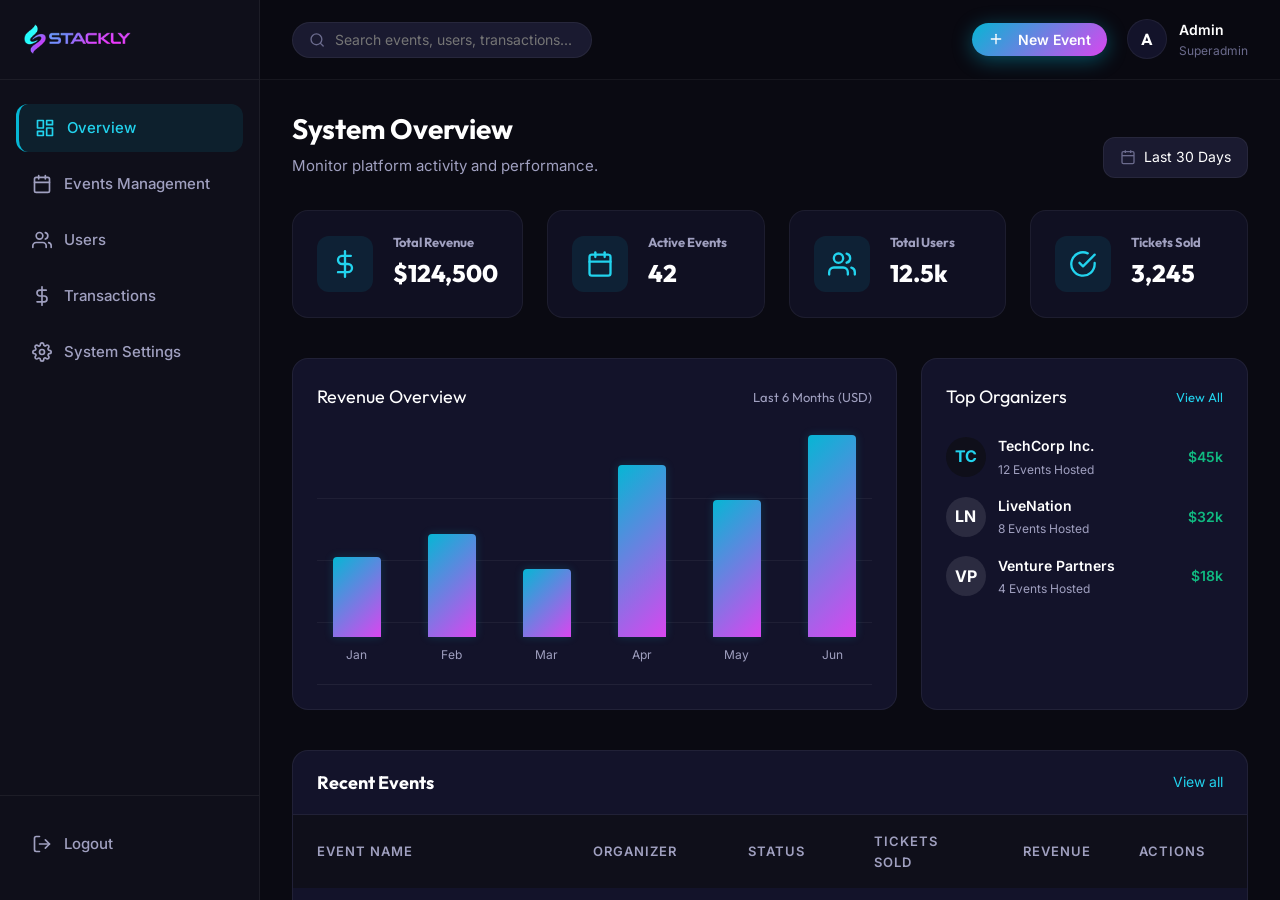
<file: admindashboard.html>
<!DOCTYPE html>
<html lang="en">
<head>
  <meta charset="UTF-8">
  <meta name="viewport" content="width=device-width, initial-scale=1.0">
  <title>Admin Dashboard | Stackly</title>
  <link rel="stylesheet" href="css/common.css">
  <link rel="stylesheet" href="css/admindashboard.css">
  <link rel="icon" type="image/webp" href="assets/logo.webp">
</head>
<body class="dashboard-body">

  <!-- Sidebar -->
  <aside class="sidebar" id="sidebar">
    <div class="sidebar-header">
      <a href="index.html" class="sidebar-logo">
        <img src="assets/logo.webp" alt="Stackly Logo" class="logo-img">
      </a>
      <button class="sidebar-close-btn" id="sidebarClose">
        <svg viewBox="0 0 24 24" fill="none" stroke="currentColor" stroke-width="2"><line x1="18" y1="6" x2="6" y2="18"/><line x1="6" y1="6" x2="18" y2="18"/></svg>
      </button>
    </div>
    
    <nav class="sidebar-nav">
      <a href="#" class="nav-item active" data-target="overview">
        <svg viewBox="0 0 24 24" fill="none" stroke="currentColor" stroke-width="2" stroke-linecap="round" stroke-linejoin="round"><rect x="3" y="3" width="7" height="9"/><rect x="14" y="3" width="7" height="5"/><rect x="14" y="12" width="7" height="9"/><rect x="3" y="16" width="7" height="5"/></svg>
        Overview
      </a>
      <a href="#" class="nav-item" data-target="events">
        <svg viewBox="0 0 24 24" fill="none" stroke="currentColor" stroke-width="2" stroke-linecap="round" stroke-linejoin="round"><rect x="3" y="4" width="18" height="18" rx="2" ry="2"/><line x1="16" y1="2" x2="16" y2="6"/><line x1="8" y1="2" x2="8" y2="6"/><line x1="3" y1="10" x2="21" y2="10"/></svg>
        Events Management
      </a>
      <a href="#" class="nav-item" data-target="users">
        <svg viewBox="0 0 24 24" fill="none" stroke="currentColor" stroke-width="2" stroke-linecap="round" stroke-linejoin="round"><path d="M17 21v-2a4 4 0 0 0-4-4H5a4 4 0 0 0-4 4v2"/><circle cx="9" cy="7" r="4"/><path d="M23 21v-2a4 4 0 0 0-3-3.87"/><path d="M16 3.13a4 4 0 0 1 0 7.75"/></svg>
        Users
      </a>
      <a href="#" class="nav-item" data-target="transactions">
        <svg viewBox="0 0 24 24" fill="none" stroke="currentColor" stroke-width="2" stroke-linecap="round" stroke-linejoin="round"><line x1="12" y1="1" x2="12" y2="23"/><path d="M17 5H9.5a3.5 3.5 0 0 0 0 7h5a3.5 3.5 0 0 1 0 7H6"/></svg>
        Transactions
      </a>
      <a href="#" class="nav-item" data-target="settings">
        <svg viewBox="0 0 24 24" fill="none" stroke="currentColor" stroke-width="2" stroke-linecap="round" stroke-linejoin="round"><circle cx="12" cy="12" r="3"/><path d="M19.4 15a1.65 1.65 0 0 0 .33 1.82l.06.06a2 2 0 0 1 0 2.83 2 2 0 0 1-2.83 0l-.06-.06a1.65 1.65 0 0 0-1.82-.33 1.65 1.65 0 0 0-1 1.51V21a2 2 0 0 1-2 2 2 2 0 0 1-2-2v-.09A1.65 1.65 0 0 0 9 19.4a1.65 1.65 0 0 0-1.82.33l-.06.06a2 2 0 0 1-2.83 0 2 2 0 0 1 0-2.83l.06-.06a1.65 1.65 0 0 0 .33-1.82 1.65 1.65 0 0 0-1.51-1H3a2 2 0 0 1-2-2 2 2 0 0 1 2-2h.09A1.65 1.65 0 0 0 4.6 9a1.65 1.65 0 0 0-.33-1.82l-.06-.06a2 2 0 0 1 0-2.83 2 2 0 0 1 2.83 0l.06.06a1.65 1.65 0 0 0 1.82.33H9a1.65 1.65 0 0 0 1-1.51V3a2 2 0 0 1 2-2 2 2 0 0 1 2 2v.09a1.65 1.65 0 0 0 1 1.51 1.65 1.65 0 0 0 1.82-.33l.06-.06a2 2 0 0 1 2.83 0 2 2 0 0 1 0 2.83l-.06.06a1.65 1.65 0 0 0-.33 1.82V9a1.65 1.65 0 0 0 1.51 1H21a2 2 0 0 1 2 2 2 2 0 0 1-2 2h-.09a1.65 1.65 0 0 0-1.51 1z"/></svg>
        System Settings
      </a>
    </nav>
    
    <div class="sidebar-footer">
      <a href="login.html" class="nav-item">
        <svg viewBox="0 0 24 24" fill="none" stroke="currentColor" stroke-width="2" stroke-linecap="round" stroke-linejoin="round"><path d="M9 21H5a2 2 0 0 1-2-2V5a2 2 0 0 1 2-2h4"/><polyline points="16 17 21 12 16 7"/><line x1="21" y1="12" x2="9" y2="12"/></svg>
        Logout
      </a>
    </div>
  </aside>

  <!-- Sidebar Overlay -->
  <div class="sidebar-overlay" id="sidebarOverlay"></div>

  <!-- Main Content -->
  <main class="main-content">
    
    <!-- Topbar -->
    <header class="topbar">
      <div class="topbar-left">
        <button class="menu-toggle-btn" id="menuToggle">
          <svg viewBox="0 0 24 24" fill="none" stroke="currentColor" stroke-width="2"><line x1="3" y1="12" x2="21" y2="12"/><line x1="3" y1="6" x2="21" y2="6"/><line x1="3" y1="18" x2="21" y2="18"/></svg>
        </button>
        <div class="search-box">
          <svg viewBox="0 0 24 24" fill="none" stroke="currentColor" stroke-width="2" stroke-linecap="round" stroke-linejoin="round"><circle cx="11" cy="11" r="8"/><line x1="21" y1="21" x2="16.65" y2="16.65"/></svg>
          <input type="text" placeholder="Search events, users, transactions...">
        </div>
      </div>
      
      <div class="topbar-right">
        <a href="404.html"><button class="btn-primary">
          <svg viewBox="0 0 24 24" fill="none" stroke="currentColor" stroke-width="2" stroke-linecap="round" stroke-linejoin="round" style="width: 16px; height: 16px; margin-right: 6px;"><line x1="12" y1="5" x2="12" y2="19"/><line x1="5" y1="12" x2="19" y2="12"/></svg>
          New Event
        </button></a>
        <div class="user-profile">
          <div class="avatar" id="userAvatar" style="background: var(--bg-card); color: var(--text-primary); border: 1px solid var(--border-light);">A</div>
          <div class="user-info">
            <span class="user-name" id="userNameDisplay">Admin</span>
            <span class="user-role">Superadmin</span>
          </div>
        </div>
      </div>
    </header>

    <!-- Dashboard Area -->
    <div class="dashboard-area">
      <!-- Overview Tab -->
      <div id="overview" class="tab-content active">
        <div class="dashboard-header">
          <div>
            <h1 class="dashboard-title">System Overview</h1>
            <p class="dashboard-subtitle">Monitor platform activity and performance.</p>
          </div>
          <div class="date-filter">
            <svg viewBox="0 0 24 24" fill="none" stroke="currentColor" stroke-width="2"><rect x="3" y="4" width="18" height="18" rx="2" ry="2"/><line x1="16" y1="2" x2="16" y2="6"/><line x1="8" y1="2" x2="8" y2="6"/><line x1="3" y1="10" x2="21" y2="10"/></svg>
            Last 30 Days
          </div>
        </div>

        <!-- Stats -->
        <div class="stats-grid animate-entry delay-1">
          <div class="stat-card">
            <div class="stat-icon">
              <svg viewBox="0 0 24 24" fill="none" stroke="currentColor" stroke-width="2" stroke-linecap="round" stroke-linejoin="round"><line x1="12" y1="1" x2="12" y2="23"/><path d="M17 5H9.5a3.5 3.5 0 0 0 0 7h5a3.5 3.5 0 0 1 0 7H6"/></svg>
            </div>
            <div class="stat-details">
              <h4>Total Revenue</h4>
              <div class="value">$124,500</div>
            </div>
          </div>
          <div class="stat-card">
            <div class="stat-icon">
              <svg viewBox="0 0 24 24" fill="none" stroke="currentColor" stroke-width="2" stroke-linecap="round" stroke-linejoin="round"><rect x="3" y="4" width="18" height="18" rx="2" ry="2"/><line x1="16" y1="2" x2="16" y2="6"/><line x1="8" y1="2" x2="8" y2="6"/><line x1="3" y1="10" x2="21" y2="10"/></svg>
            </div>
            <div class="stat-details">
              <h4>Active Events</h4>
              <div class="value">42</div>
            </div>
          </div>
          <div class="stat-card">
            <div class="stat-icon">
              <svg viewBox="0 0 24 24" fill="none" stroke="currentColor" stroke-width="2" stroke-linecap="round" stroke-linejoin="round"><path d="M17 21v-2a4 4 0 0 0-4-4H5a4 4 0 0 0-4 4v2"/><circle cx="9" cy="7" r="4"/><path d="M23 21v-2a4 4 0 0 0-3-3.87"/><path d="M16 3.13a4 4 0 0 1 0 7.75"/></svg>
            </div>
            <div class="stat-details">
              <h4>Total Users</h4>
              <div class="value">12.5k</div>
            </div>
          </div>
          <div class="stat-card">
            <div class="stat-icon">
              <svg viewBox="0 0 24 24" fill="none" stroke="currentColor" stroke-width="2" stroke-linecap="round" stroke-linejoin="round"><path d="M22 11.08V12a10.01 10.01 0 1 1-5.93-9.14"/><polyline points="22 4 12 14.01 9 11.01"/></svg>
            </div>
            <div class="stat-details">
              <h4>Tickets Sold</h4>
              <div class="value">3,245</div>
            </div>
          </div>
        </div>

        <!-- Dashboard Layout Row (Graph + Organizers) -->
        <div class="dashboard-row animate-entry delay-2">
          <!-- Revenue Bar Graph -->
          <div class="dashboard-card col-2">
            <div class="dashboard-card-title">
              <span>Revenue Overview</span>
              <span style="font-size: 13px; color: var(--text-secondary); font-weight: normal;">Last 6 Months (USD)</span>
            </div>
            <div class="bar-graph-container">
              <div class="grid-line-75"></div>
              
              <div class="bar-wrapper">
                <div class="bar" style="height: 35%;"></div>
                <span class="bar-label">Jan</span>
                <div class="bar-value-tooltip">$14,500</div>
              </div>
              <div class="bar-wrapper">
                <div class="bar" style="height: 45%;"></div>
                <span class="bar-label">Feb</span>
                <div class="bar-value-tooltip">$18,200</div>
              </div>
              <div class="bar-wrapper">
                <div class="bar" style="height: 30%;"></div>
                <span class="bar-label">Mar</span>
                <div class="bar-value-tooltip">$12,400</div>
              </div>
              <div class="bar-wrapper">
                <div class="bar" style="height: 75%;"></div>
                <span class="bar-label">Apr</span>
                <div class="bar-value-tooltip">$28,900</div>
              </div>
              <div class="bar-wrapper">
                <div class="bar" style="height: 60%;"></div>
                <span class="bar-label">May</span>
                <div class="bar-value-tooltip">$24,100</div>
              </div>
              <div class="bar-wrapper">
                <div class="bar" style="height: 100%;"></div>
                <span class="bar-label">Jun</span>
                <div class="bar-value-tooltip">$35,000</div>
              </div>
            </div>
          </div>

          <!-- Top Organizers List -->
          <div class="dashboard-card">
            <div class="dashboard-card-title">
              <span>Top Organizers</span>
              <a href="404.html" style="font-size: 13px; color: var(--accent-light); font-weight: normal;">View All</a>
            </div>
            <div class="organizer-list">
              <div class="organizer-item">
                <div class="organizer-avatar">TC</div>
                <div class="organizer-info">
                  <div class="organizer-name">TechCorp Inc.</div>
                  <div class="organizer-events">12 Events Hosted</div>
                </div>
                <div class="organizer-revenue">$45k</div>
              </div>
              <div class="organizer-item">
                <div class="organizer-avatar" style="color: #fff; background: rgba(255,255,255,0.1);">LN</div>
                <div class="organizer-info">
                  <div class="organizer-name">LiveNation</div>
                  <div class="organizer-events">8 Events Hosted</div>
                </div>
                <div class="organizer-revenue">$32k</div>
              </div>
              <div class="organizer-item">
                <div class="organizer-avatar" style="color: #fff; background: rgba(255,255,255,0.1);">VP</div>
                <div class="organizer-info">
                  <div class="organizer-name">Venture Partners</div>
                  <div class="organizer-events">4 Events Hosted</div>
                </div>
                <div class="organizer-revenue">$18k</div>
              </div>
            </div>
          </div>
        </div>

        <!-- Recent Events Table -->
        <div class="table-container animate-entry delay-3">
          <div class="table-header">
            <h3>Recent Events</h3>
            <a href="404.html" style="color: var(--accent-light); text-decoration: none; font-size: 14px;">View all</a>
          </div>
          <div class="table-wrapper">
            <table class="admin-table">
              <thead>
                <tr>
                  <th>Event Name</th>
                  <th>Organizer</th>
                  <th>Status</th>
                  <th>Tickets Sold</th>
                  <th>Revenue</th>
                  <th>Actions</th>
                </tr>
              </thead>
              <tbody>
                <tr>
                  <td>
                    <div class="event-cell">
                      <img src="assets/tech-summit.webp" alt="Event">
                      <div>
                        <span class="name">Global Tech Summit 2026</span>
                        <span class="date">Oct 15 - 17, 2026</span>
                      </div>
                    </div>
                  </td>
                  <td>TechCorp Inc.</td>
                  <td><span class="status-badge status-active">Active</span></td>
                  <td>1,245 / 2,000</td>
                  <td>$45,000</td>
                  <td>
                    <div class="action-btns">
                      <a href="404.html" class="action-btn" title="Edit"><svg viewBox="0 0 24 24" fill="none" stroke="currentColor" stroke-width="2"><path d="M11 4H4a2 2 0 0 0-2 2v14a2 2 0 0 0 2 2h14a2 2 0 0 0 2-2v-7"/><path d="M18.5 2.5a2.121 2.121 0 0 1 3 3L12 15l-4 1 1-4 9.5-9.5z"/></svg></a>
                      <a href="404.html" class="action-btn" title="Delete"><svg viewBox="0 0 24 24" fill="none" stroke="currentColor" stroke-width="2"><polyline points="3 6 5 6 21 6"/><path d="M19 6v14a2 2 0 0 1-2 2H7a2 2 0 0 1-2-2V6m3 0V4a2 2 0 0 1 2-2h4a2 2 0 0 1 2 2v2"/></svg></a>
                    </div>
                  </td>
                </tr>
                <tr>
                  <td>
                    <div class="event-cell">
                      <img src="assets/electronic-music.webp" alt="Event">
                      <div>
                        <span class="name">Neon Nights Music Festival</span>
                        <span class="date">Oct 28, 2026</span>
                      </div>
                    </div>
                  </td>
                  <td>LiveNation</td>
                  <td><span class="status-badge status-pending">Pending</span></td>
                  <td>0 / 5,000</td>
                  <td>$0</td>
                  <td>
                    <div class="action-btns">
                      <a href="404.html" class="action-btn" title="Edit"><svg viewBox="0 0 24 24" fill="none" stroke="currentColor" stroke-width="2"><path d="M11 4H4a2 2 0 0 0-2 2v14a2 2 0 0 0 2 2h14a2 2 0 0 0 2-2v-7"/><path d="M18.5 2.5a2.121 2.121 0 0 1 3 3L12 15l-4 1 1-4 9.5-9.5z"/></svg></a>
                      <a href="404.html" class="action-btn" title="Delete"><svg viewBox="0 0 24 24" fill="none" stroke="currentColor" stroke-width="2"><polyline points="3 6 5 6 21 6"/><path d="M19 6v14a2 2 0 0 1-2 2H7a2 2 0 0 1-2-2V6m3 0V4a2 2 0 0 1 2-2h4a2 2 0 0 1 2 2v2"/></svg></a>
                    </div>
                  </td>
                </tr>
                <tr>
                  <td>
                    <div class="event-cell">
                      <img src="assets/corporate-event.webp" alt="Event">
                      <div>
                        <span class="name">Startup Pitch Day</span>
                        <span class="date">Sep 12, 2026</span>
                      </div>
                    </div>
                  </td>
                  <td>Venture Partners</td>
                  <td><span class="status-badge status-ended">Ended</span></td>
                  <td>500 / 500</td>
                  <td>$12,500</td>
                  <td>
                    <div class="action-btns">
                      <a href="404.html" class="action-btn" title="View"><svg viewBox="0 0 24 24" fill="none" stroke="currentColor" stroke-width="2"><path d="M1 12s4-8 11-8 11 8 11 8-4 8-11 8-11-8-11-8z"/><circle cx="12" cy="12" r="3"/></svg></a>
                    </div>
                  </td>
                </tr>
              </tbody>
            </table>
          </div>
        </div>
      </div>

      <!-- Events Management Tab -->
      <div id="events" class="tab-content" style="display: none;">
        <div class="dashboard-header">
          <div>
            <h1 class="dashboard-title">Events Management</h1>
            <p class="dashboard-subtitle">Manage all platform events.</p>
          </div>
          <div style="display:flex; gap: 10px;">
             <input type="text" placeholder="Search events..." style="padding: 8px 16px; border-radius: var(--radius-md); border: 1px solid var(--border-light); background: var(--bg-input); color: white;">
             <button class="btn-primary">New Event</button>
          </div>
        </div>
        <div class="table-container">
          <div class="table-wrapper">
            <table class="admin-table">
              <thead>
                <tr>
                  <th>Event Name</th>
                  <th>Date</th>
                  <th>Status</th>
                  <th>Capacity</th>
                  <th>Actions</th>
                </tr>
              </thead>
              <tbody>
                <tr>
                  <td><div class="event-cell"><img src="assets/tech-summit.webp" alt="Event"><div><span class="name">Global Tech Summit 2026</span></div></div></td>
                  <td>Oct 15, 2026</td>
                  <td><span class="status-badge status-active">Active</span></td>
                  <td>2,000</td>
                  <td><div class="action-btns"><a href="404.html" class="action-btn">Edit</a></div></td>
                </tr>
                <tr>
                  <td><div class="event-cell"><img src="assets/electronic-music.webp" alt="Event"><div><span class="name">Neon Nights Music Festival</span></div></div></td>
                  <td>Oct 28, 2026</td>
                  <td><span class="status-badge status-pending">Pending</span></td>
                  <td>5,000</td>
                  <td><div class="action-btns"><a href="404.html" class="action-btn">Edit</a></div></td>
                </tr>
              </tbody>
            </table>
          </div>
        </div>
      </div>

      <!-- Users Tab -->
      <div id="users" class="tab-content" style="display: none;">
        <div class="dashboard-header">
          <div>
            <h1 class="dashboard-title">User Directory</h1>
            <p class="dashboard-subtitle">Manage organizers and clients.</p>
          </div>
        </div>
        <div class="table-container">
          <div class="table-wrapper">
            <table class="admin-table">
              <thead>
                <tr>
                  <th>User</th>
                  <th>Email</th>
                  <th>Role</th>
                  <th>Joined</th>
                  <th>Actions</th>
                </tr>
              </thead>
              <tbody>
                <tr>
                  <td><div style="font-weight:600;">Jane Cooper</div></td>
                  <td>jane.cooper@example.com</td>
                  <td><span class="status-badge status-active">Client</span></td>
                  <td>Jan 2, 2026</td>
                  <td><div class="action-btns"><button class="action-btn" title="Ban"><svg viewBox="0 0 24 24" fill="none" stroke="currentColor" stroke-width="2" style="width:14px;height:14px;"><circle cx="12" cy="12" r="10"/><line x1="4.93" y1="4.93" x2="19.07" y2="19.07"/></svg></button></div></td>
                </tr>
                <tr>
                  <td><div style="font-weight:600;">TechCorp Events</div></td>
                  <td>hello@techcorp.com</td>
                  <td><span class="status-badge status-pending">Organizer</span></td>
                  <td>Feb 15, 2026</td>
                  <td><div class="action-btns"><button class="action-btn" title="Ban"><svg viewBox="0 0 24 24" fill="none" stroke="currentColor" stroke-width="2" style="width:14px;height:14px;"><circle cx="12" cy="12" r="10"/><line x1="4.93" y1="4.93" x2="19.07" y2="19.07"/></svg></button></div></td>
                </tr>
              </tbody>
            </table>
          </div>
        </div>
      </div>

      <!-- Transactions Tab -->
      <div id="transactions" class="tab-content" style="display: none;">
        <div class="dashboard-header">
          <h1 class="dashboard-title">Transactions Ledger</h1>
        </div>
        <div class="table-container">
          <div class="table-wrapper">
            <table class="admin-table">
              <thead>
                <tr>
                  <th>ID</th>
                  <th>User</th>
                  <th>Event</th>
                  <th>Amount</th>
                  <th>Date</th>
                </tr>
              </thead>
              <tbody>
                <tr>
                  <td>#TRX-9981</td>
                  <td>Jane Cooper</td>
                  <td>Global Tech Summit</td>
                  <td style="color:#10b981; font-weight:bold;">+$150.00</td>
                  <td>2 hours ago</td>
                </tr>
                <tr>
                  <td>#TRX-9980</td>
                  <td>Mike Smith</td>
                  <td>Neon Nights</td>
                  <td style="color:#10b981; font-weight:bold;">+$45.00</td>
                  <td>5 hours ago</td>
                </tr>
              </tbody>
            </table>
          </div>
        </div>
      </div>

      <!-- Settings Tab -->
      <div id="settings" class="tab-content" style="display: none;">
        <div class="dashboard-header">
          <h1 class="dashboard-title">System Settings</h1>
          <p class="dashboard-subtitle">Configure global platform variables.</p>
        </div>
        <div class="activity-list" style="max-width: 600px;">
          <form class="contact-form">
            <div class="form-group" style="margin-bottom: 16px;">
              <label style="display: block; margin-bottom: 8px; font-size: 14px; font-weight: 500;">Platform Fee (%)</label>
              <input type="number" value="5" style="width: 100%; padding: 12px 16px; background: var(--bg-input); border: 1px solid var(--border-light); border-radius: var(--radius-md); color: white;">
            </div>
            <div class="form-group" style="margin-bottom: 16px;">
              <label style="display: block; margin-bottom: 8px; font-size: 14px; font-weight: 500;">Support Email</label>
              <input type="email" value="support@stackly.com" style="width: 100%; padding: 12px 16px; background: var(--bg-input); border: 1px solid var(--border-light); border-radius: var(--radius-md); color: white;">
            </div>
            <div class="form-group" style="margin-bottom: 24px; display:flex; align-items:center; gap:10px;">
              <input type="checkbox" id="maintMode" style="width: 18px; height:18px;">
              <label for="maintMode" style="font-size: 14px; font-weight: 500;">Enable Maintenance Mode</label>
            </div>
            <button id="saveConfigBtn" class="btn-primary" style="cursor: pointer;">Save Configurations</button>
          </form>
        </div>
      </div>

    </div>
  </main>

  <script>
    document.addEventListener('DOMContentLoaded', () => {
      const menuToggle = document.getElementById('menuToggle');
      const sidebar = document.getElementById('sidebar');
      const sidebarOverlay = document.getElementById('sidebarOverlay');
      const sidebarClose = document.getElementById('sidebarClose');

      if (sidebarClose && sidebar) {
        sidebarClose.addEventListener('click', () => {
          sidebar.classList.remove('active');
          if (sidebarOverlay) {
            sidebarOverlay.classList.remove('active');
          }
        });
      }

      if(menuToggle && sidebar) {
        menuToggle.addEventListener('click', () => {
          sidebar.classList.toggle('active');
          if (sidebarOverlay) {
            sidebarOverlay.classList.toggle('active');
          }
        });
      }

      // Close sidebar when overlay is clicked
      if (sidebarOverlay) {
        sidebarOverlay.addEventListener('click', () => {
          sidebar.classList.remove('active');
          sidebarOverlay.classList.remove('active');
        });
      }

      // Tab switching logic
      const navItems = document.querySelectorAll('.sidebar-nav .nav-item');
      const tabContents = document.querySelectorAll('.tab-content');

      navItems.forEach(item => {
        item.addEventListener('click', (e) => {
          e.preventDefault();
          const target = item.getAttribute('data-target');
          if (!target) return;

          // Update active nav item
          navItems.forEach(nav => nav.classList.remove('active'));
          item.classList.add('active');

          // Update active tab content
          tabContents.forEach(tab => {
            if (tab.id === target) {
              tab.style.display = 'block';
            } else {
              tab.style.display = 'none';
            }
          });
          
          // On mobile, close sidebar after clicking a link
          if (window.innerWidth <= 768) {
             sidebar.classList.remove('active');
             if (sidebarOverlay) {
               sidebarOverlay.classList.remove('active');
             }
          }
        });
      });

      // Load and display user name from localStorage
      const userEmail = localStorage.getItem('userEmail');
      const userFullName = localStorage.getItem('userFullName');
      
      let displayName = 'Admin';
      let initials = 'A';
      
      if (userFullName) {
        displayName = userFullName.split(' ')[0];
        const names = userFullName.split(' ');
        initials = (names[0][0] + (names[1] ? names[1][0] : names[0][1] || '')).toUpperCase();
      } else if (userEmail) {
        const emailPart = userEmail.split('@')[0];
        displayName = emailPart.split('.')[0].charAt(0).toUpperCase() + emailPart.split('.')[0].slice(1);
        initials = emailPart.split('.').map(part => part[0]).join('').toUpperCase().substring(0, 2);
      }
      
      // Update user name in topbar
      const userNameDisplay = document.getElementById('userNameDisplay');
      if (userNameDisplay) userNameDisplay.textContent = userFullName || displayName;
      
      const userAvatar = document.getElementById('userAvatar');
      if (userAvatar) userAvatar.textContent = initials;

      // Handle Save Configurations button
      const saveConfigBtn = document.getElementById('saveConfigBtn');
      if (saveConfigBtn) {
        saveConfigBtn.addEventListener('click', (e) => {
          e.preventDefault();
          
          // Show success toast
          showToast('Configurations saved successfully!', 3000);
          
          // Change button appearance temporarily
          const originalText = saveConfigBtn.textContent;
          const originalBg = saveConfigBtn.style.background;
          saveConfigBtn.textContent = '✓ Saved';
          saveConfigBtn.style.background = 'rgba(34, 211, 238, 0.5)';
          saveConfigBtn.disabled = true;
          
          // Redirect to overview after 1.5 seconds
          setTimeout(() => {
            // Trigger overview tab
            const overviewNav = document.querySelector('.sidebar-nav .nav-item[data-target="overview"]');
            if (overviewNav) {
              overviewNav.click();
            }
            
            // Reset button
            saveConfigBtn.textContent = originalText;
            saveConfigBtn.style.background = originalBg;
            saveConfigBtn.disabled = false;
          }, 1500);
        });
      }
    });
  </script>

  <script src="js/script.js"></script>
</body>
</html>
</file>
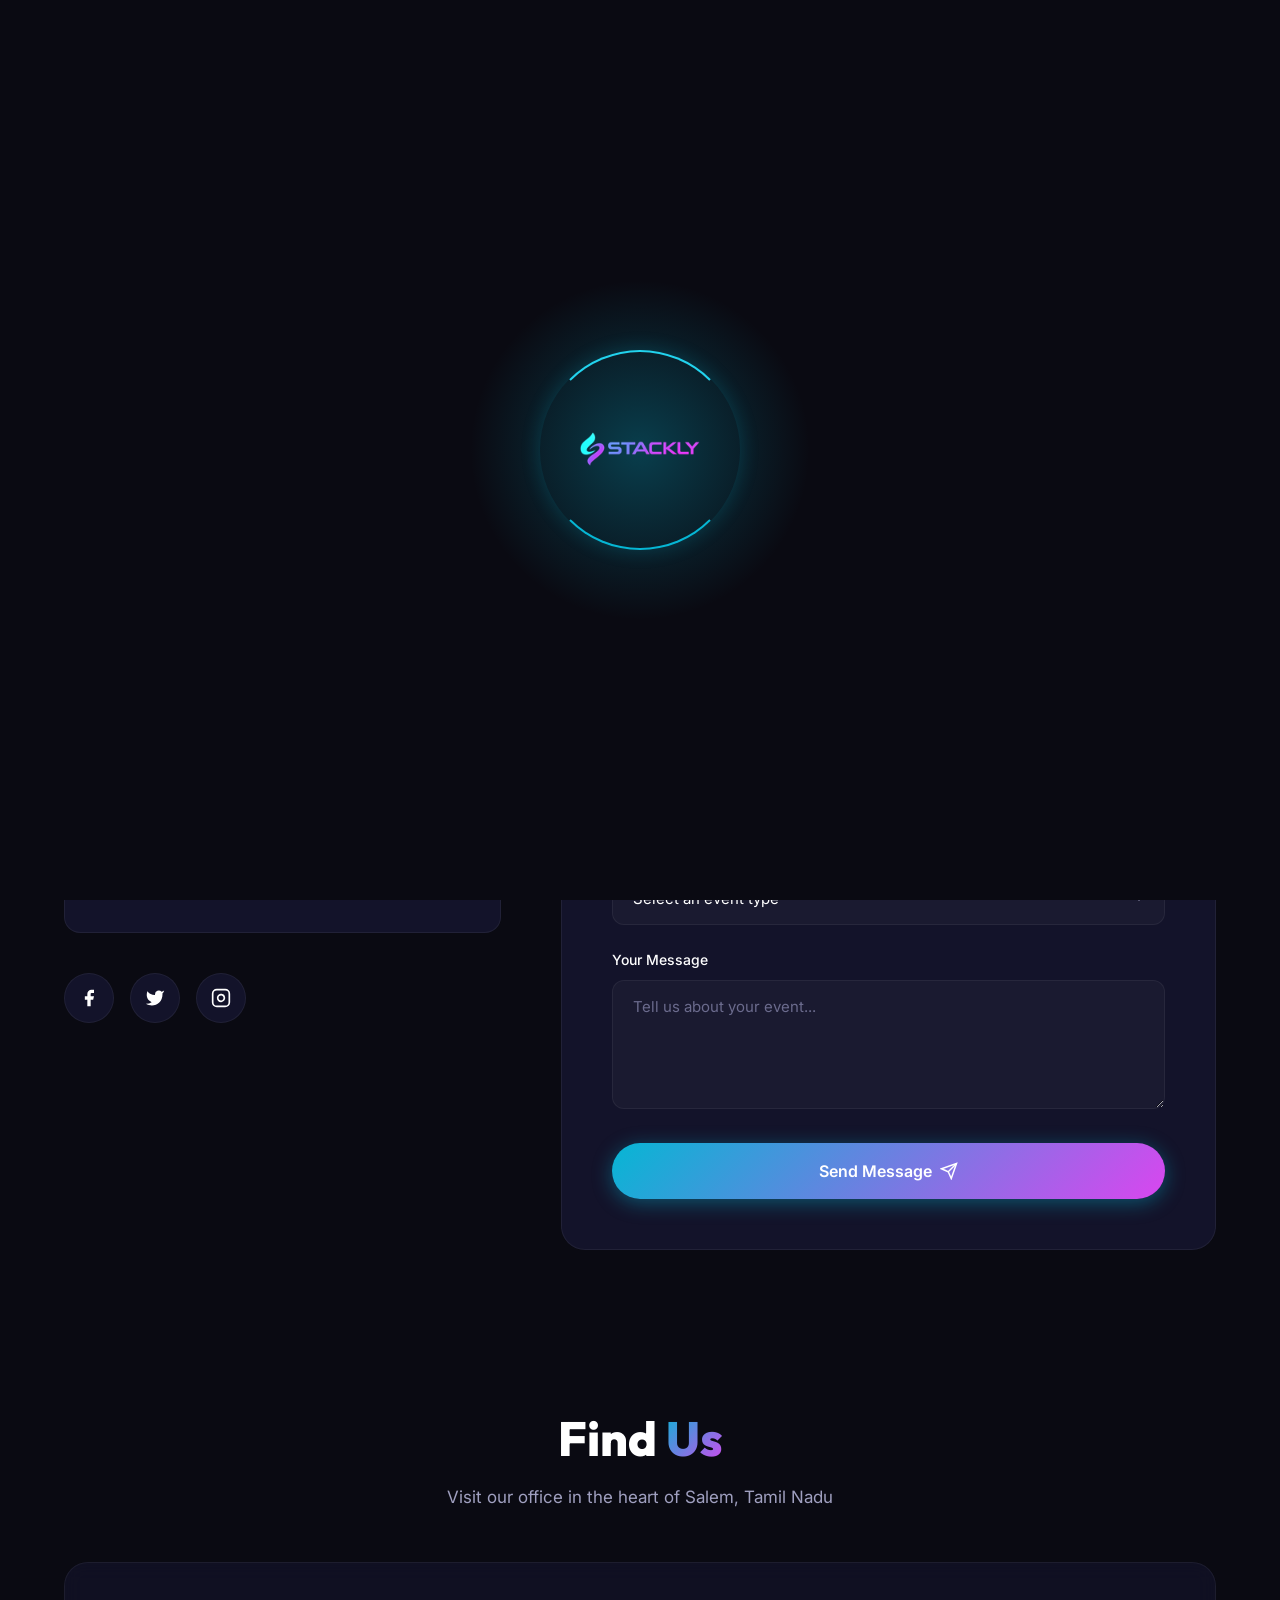
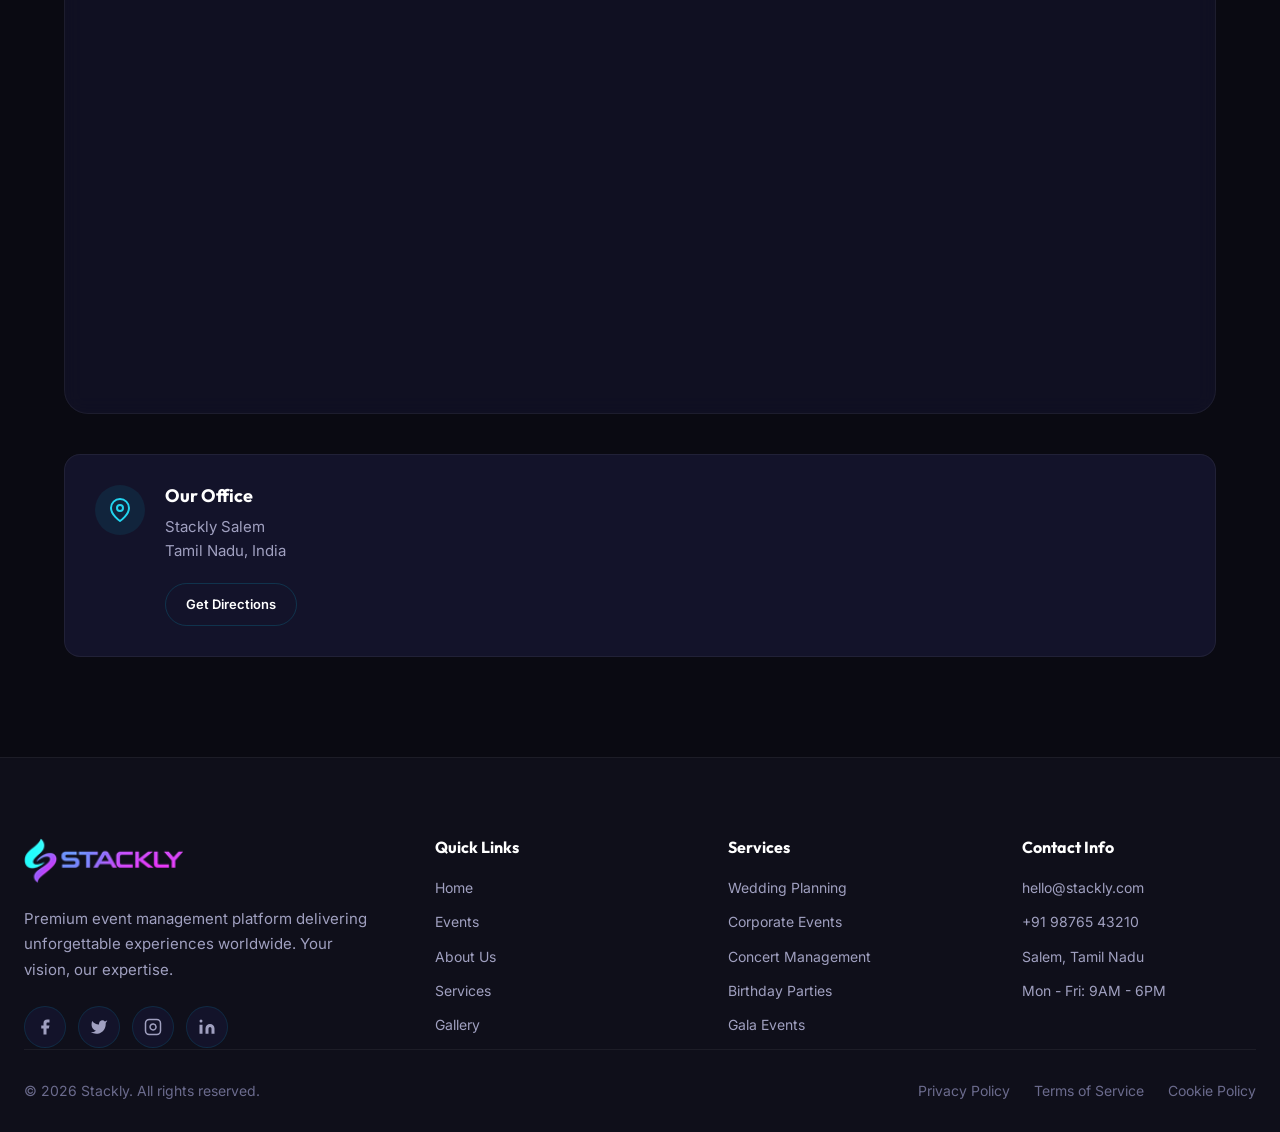
<file: contact.html>
<!DOCTYPE html>
<html lang="en">
<head>
  <meta charset="UTF-8">
  <meta name="viewport" content="width=device-width, initial-scale=1.0">
  <meta name="description" content="Contact Stackly to start planning your next premium event.">
  <title>Contact Us — Stackly</title>
  <link rel="stylesheet" href="css/common.css">
  <link rel="stylesheet" href="css/contact.css">
  <link rel="icon" type="image/webp" href="assets/logo.webp">
</head>
<body>
  <!-- ======== PRELOADER ======== -->
  <div id="preloader">
    <img src="assets/logo.webp" alt="Stackly Logo">
  </div>


  <!-- ======== NAVBAR ======== -->
  <nav class="navbar" id="navbar">
    <div class="nav-container">
      <a href="index.html" class="nav-logo">
        <img src="assets/logo.webp" alt="Stackly Logo" class="logo-img"></a>
      <div class="nav-links" id="navLinks">
        <a href="index.html">Home</a>
        <a href="events.html">Events</a>
        <a href="about.html">About</a>
        <a href="services.html">Services</a>
        <a href="gallery.html">Gallery</a>
        <a href="contact.html" class="active">Contact</a>
        <a href="login.html" class="mobile-login">Login</a>
      </div>
      <div class="nav-right">
        <a href="login.html" class="btn-login">
          <svg viewBox="0 0 24 24" fill="none" stroke="currentColor" stroke-width="2"><path d="M20 21v-2a4 4 0 0 0-4-4H8a4 4 0 0 0-4 4v2"/><circle cx="12" cy="7" r="4"/></svg>
          Login
        </a>
        <button class="menu-toggle" id="menuToggle" aria-label="Toggle menu"><span></span><span></span><span></span></button>
      </div>
    </div>
  </nav>
  <div class="nav-overlay" id="navOverlay"></div>

  <!-- ======== PAGE HERO ======== -->
  <section class="page-hero">
    <div class="container">
      <span class="section-label"><span class="star">✦</span> GET IN TOUCH</span>
      <h1 class="section-title">Let's <span>Connect</span></h1>
      <p class="section-subtitle" style="margin: 0 auto;">Ready to create something extraordinary? Our team is here to answer your questions and start planning your next event.</p>
      <div class="breadcrumb">
        <a href="index.html">Home</a>
        <span class="separator">/</span>
        <span>Contact</span>
      </div>
    </div>
  </section>

  <!-- ======== CONTACT INFO & FORM ======== -->
  <section class="section contact-section">
    <div class="container">
      <div class="contact-grid">
        
        <!-- Contact Info -->
        <div class="contact-info animate-on-scroll">
          <div class="info-card glass-card">
            <div class="info-icon">
              <svg viewBox="0 0 24 24" fill="none" stroke="currentColor" stroke-width="2"><path d="M21 10c0 7-9 13-9 13s-9-6-9-13a9 9 0 0 1 18 0z"/><circle cx="12" cy="10" r="3"/></svg>
            </div>
            <div>
              <h3>Headquarters</h3>
              <p>Salem<br>Tamil Nadu, India</p>
            </div>
          </div>
          
          <div class="info-card glass-card">
            <div class="info-icon">
              <svg viewBox="0 0 24 24" fill="none" stroke="currentColor" stroke-width="2"><path d="M22 16.92v3a2 2 0 0 1-2.18 2 19.79 19.79 0 0 1-8.63-3.07 19.5 19.5 0 0 1-6-6 19.79 19.79 0 0 1-3.07-8.67A2 2 0 0 1 4.11 2h3a2 2 0 0 1 2 1.72 12.84 12.84 0 0 0 .7 2.81 2 2 0 0 1-.45 2.11L8.09 9.91a16 16 0 0 0 6 6l1.27-1.27a2 2 0 0 1 2.11-.45 12.84 12.84 0 0 0 2.81.7A2 2 0 0 1 22 16.92z"/></svg>
            </div>
            <div>
              <h3>Phone</h3>
              <p>+91 98765 43210<br>Mon - Fri, 9am - 6pm IST</p>
            </div>
          </div>

          <div class="info-card glass-card">
            <div class="info-icon">
              <svg viewBox="0 0 24 24" fill="none" stroke="currentColor" stroke-width="2"><path d="M4 4h16c1.1 0 2 .9 2 2v12c0 1.1-.9 2-2 2H4c-1.1 0-2-.9-2-2V6c0-1.1.9-2 2-2z"/><polyline points="22,6 12,13 2,6"/></svg>
            </div>
            <div>
              <h3>Email</h3>
              <p>hello@stackly.com<br>events@stackly.com</p>
            </div>
          </div>

          <div class="social-links-lg">
            <a href="404.html" aria-label="Facebook"><svg viewBox="0 0 24 24" fill="currentColor"><path d="M18 2h-3a5 5 0 0 0-5 5v3H7v4h3v8h4v-8h3l1-4h-4V7a1 1 0 0 1 1-1h3z"/></svg></a>
            <a href="404.html" aria-label="Twitter"><svg viewBox="0 0 24 24" fill="currentColor"><path d="M23 3a10.9 10.9 0 0 1-3.14 1.53 4.48 4.48 0 0 0-7.86 3v1A10.66 10.66 0 0 1 3 4s-4 9 5 13a11.64 11.64 0 0 1-7 2c9 5 20 0 20-11.5a4.5 4.5 0 0 0-.08-.83A7.72 7.72 0 0 0 23 3z"/></svg></a>
            <a href="404.html" aria-label="Instagram"><svg viewBox="0 0 24 24" fill="none" stroke="currentColor" stroke-width="2"><rect x="2" y="2" width="20" height="20" rx="5" ry="5"/><path d="M16 11.37A4 4 0 1 1 12.63 8 4 4 0 0 1 16 11.37z"/><line x1="17.5" y1="6.5" x2="17.51" y2="6.5"/></svg></a>
          </div>
        </div>

        <!-- Contact Form -->
        <div class="contact-form-wrapper glass-card animate-on-scroll" style="animation-delay: 0.2s;">
          <h2 class="form-title">Send a Message</h2>
          <p class="form-subtitle">Fill out the form below and our team will get back to you within 24 hours.</p>
          
          <form id="contactForm" class="contact-form">
            <div class="form-row">
              <div class="form-group">
                <label for="firstName">First Name</label>
                <input type="text" id="firstName" name="firstName" placeholder="John">
              </div>
              <div class="form-group">
                <label for="lastName">Last Name</label>
                <input type="text" id="lastName" name="lastName" placeholder="Doe">
              </div>
            </div>
            
            <div class="form-row">
              <div class="form-group">
                <label for="email">Email Address</label>
                <input type="email" id="email" name="email" placeholder="john@example.com">
              </div>
              <div class="form-group">
                <label for="phone">Phone Number</label>
                <input type="tel" id="phone" name="phone" placeholder="+1 (555) 000-0000">
              </div>
            </div>

            <div class="form-group">
              <label for="eventType">Event Type</label>
              <div class="select-wrapper">
                <select id="eventType" name="eventType">
                  <option value="" disabled selected>Select an event type</option>
                  <option value="wedding">Wedding</option>
                  <option value="corporate">Corporate Event</option>
                  <option value="party">Private Party</option>
                  <option value="other">Other</option>
                </select>
              </div>
            </div>

            <div class="form-group">
              <label for="message">Your Message</label>
              <textarea id="message" name="message" rows="5" placeholder="Tell us about your event..."></textarea>
            </div>

            <button type="submit" class="btn-primary form-submit-btn">
              Send Message
              <svg width="18" height="18" viewBox="0 0 24 24" fill="none" stroke="currentColor" stroke-width="2"><line x1="22" y1="2" x2="11" y2="13"/><polygon points="22 2 15 22 11 13 2 9 22 2"/></svg>
            </button>
          </form>
        </div>
      </div>
    </div>
  </section>

  <!-- ======== MAP ======== -->
  <section class="map-section">
    <div class="container">
      <div class="map-header animate-on-scroll">
        <h2 class="section-title">Find <span>Us</span></h2>
        <p class="section-subtitle">Visit our office in the heart of Salem, Tamil Nadu</p>
      </div>
      <div class="map-container glass-card animate-on-scroll">
        <iframe 
          src="https://www.google.com/maps/embed?pb=!1m18!1m12!1m3!1d3900.8563447532534!2d78.1439317!3d11.4667!2m3!1f0!2f0!3f0!3m2!1i1024!2i768!4f13.1!3m3!1m2!1s0x3babf39a2e2e2e2d%3A0x1234567890abcdef!2sStackly%20Salem%2C%20Tamil%20Nadu!5e0!3m2!1sen!2sin!4v1234567890" 
          width="100%" 
          height="450" 
          style="border:0; border-radius: 12px;" 
          allowfullscreen="" 
          loading="lazy" 
          referrerpolicy="no-referrer-when-downgrade">
        </iframe>
      </div>
      <div class="map-info">
        <div class="info-card glass-card animate-on-scroll">
          <div class="info-icon">
            <svg viewBox="0 0 24 24" fill="none" stroke="currentColor" stroke-width="2"><path d="M21 10c0 7-9 13-9 13s-9-6-9-13a9 9 0 0 1 18 0z"/><circle cx="12" cy="10" r="3"/></svg>
          </div>
          <div>
            <h3>Our Office</h3>
            <p>Stackly Salem<br>Tamil Nadu, India</p>
            <a href="https://www.google.com/maps/search/Stackly+Salem+Tamil+Nadu" target="_blank" class="btn-secondary btn-small mt-3">Get Directions</a>
          </div>
        </div>
      </div>
    </div>
  </section>

  <!-- ======== FOOTER ======== -->
  <footer class="footer">
    <div class="container">
      <div class="footer-grid">
        <div class="footer-brand">
          <a href="index.html" class="nav-logo">
            <img src="assets/logo.webp" alt="Stackly Logo" class="logo-img"></a>
          <p>Premium event management platform delivering unforgettable experiences worldwide. Your vision, our expertise.</p>
          <div class="footer-socials">
            <a href="404.html" aria-label="Facebook">
              <svg width="18" height="18" viewBox="0 0 24 24" fill="currentColor"><path d="M18 2h-3a5 5 0 0 0-5 5v3H7v4h3v8h4v-8h3l1-4h-4V7a1 1 0 0 1 1-1h3z"/></svg>
            </a>
            <a href="404.html" aria-label="Twitter">
              <svg width="18" height="18" viewBox="0 0 24 24" fill="currentColor"><path d="M23 3a10.9 10.9 0 0 1-3.14 1.53 4.48 4.48 0 0 0-7.86 3v1A10.66 10.66 0 0 1 3 4s-4 9 5 13a11.64 11.64 0 0 1-7 2c9 5 20 0 20-11.5a4.5 4.5 0 0 0-.08-.83A7.72 7.72 0 0 0 23 3z"/></svg>
            </a>
            <a href="404.html" aria-label="Instagram">
              <svg width="18" height="18" viewBox="0 0 24 24" fill="none" stroke="currentColor" stroke-width="2"><rect x="2" y="2" width="20" height="20" rx="5" ry="5"/><path d="M16 11.37A4 4 0 1 1 12.63 8 4 4 0 0 1 16 11.37z"/><line x1="17.5" y1="6.5" x2="17.51" y2="6.5"/></svg>
            </a>
            <a href="404.html" aria-label="LinkedIn">
              <svg width="18" height="18" viewBox="0 0 24 24" fill="currentColor"><path d="M16 8a6 6 0 0 1 6 6v7h-4v-7a2 2 0 0 0-2-2 2 2 0 0 0-2 2v7h-4v-7a6 6 0 0 1 6-6z"/><rect x="2" y="9" width="4" height="12"/><circle cx="4" cy="4" r="2"/></svg>
            </a>
          </div>
        </div>
        <div class="footer-column">
          <h4>Quick Links</h4>
          <ul>
            <li><a href="index.html">Home</a></li>
            <li><a href="events.html">Events</a></li>
            <li><a href="about.html">About Us</a></li>
            <li><a href="services.html">Services</a></li>
            <li><a href="gallery.html">Gallery</a></li>
          </ul>
        </div>
        <div class="footer-column">
          <h4>Services</h4>
          <ul>
            <li><a href="services.html">Wedding Planning</a></li>
            <li><a href="services.html">Corporate Events</a></li>
            <li><a href="services.html">Concert Management</a></li>
            <li><a href="services.html">Birthday Parties</a></li>
            <li><a href="services.html">Gala Events</a></li>
          </ul>
        </div>
        <div class="footer-column">
          <h4>Contact Info</h4>
          <ul>
            <li>hello@stackly.com</li>
            <li>+91 98765 43210</li>
            <li>Salem, Tamil Nadu</li>
            <li>Mon - Fri: 9AM - 6PM</li>
          </ul>
        </div>
      </div>
      <div class="footer-bottom">
        <p>&copy; 2026 Stackly. All rights reserved.</p>
        <div class="footer-bottom-links">
          <a href="404.html">Privacy Policy</a>
          <a href="404.html">Terms of Service</a>
          <a href="404.html">Cookie Policy</a>
        </div>
      </div>
    </div>
  </footer>

  <button class="back-to-top" id="backToTop" aria-label="Back to top">
    <svg width="20" height="20" viewBox="0 0 24 24" fill="none" stroke="currentColor" stroke-width="2.5"><polyline points="18 15 12 9 6 15"/></svg>
  </button>

  <script src="js/script.js"></script>
  <script>
    document.addEventListener('DOMContentLoaded', () => {
      const form = document.getElementById('contactForm');
      
      // Phone input validation - only allow numbers and phone formatting chars
      const phoneInput = document.getElementById('phone');
      if (phoneInput) {
        phoneInput.addEventListener('input', (e) => {
          // Remove any non-digit characters except spaces, dashes, parentheses, and plus
          e.target.value = e.target.value.replace(/[^0-9\s\-()+]/g, '');
        });
      }
      
      form.addEventListener('submit', (e) => {
        e.preventDefault();
        
        // Basic validation
        const firstName = document.getElementById('firstName');
        const email = document.getElementById('email');
        const eventType = document.getElementById('eventType');
        const message = document.getElementById('message');
        
        let isValid = true;
        
        if (!validateRequired(firstName.value)) {
          showFieldError(firstName, 'First name is required');
          isValid = false;
        } else {
          clearFieldError(firstName);
        }
        
        if (!validateEmail(email.value)) {
          showFieldError(email, 'Please enter a valid email');
          isValid = false;
        } else {
          clearFieldError(email);
        }

        if (!validateRequired(eventType.value)) {
          showFieldError(eventType, 'Please select an event type');
          isValid = false;
        } else {
          clearFieldError(eventType);
        }
        
        if (!validateRequired(message.value)) {
          showFieldError(message, 'Message is required');
          isValid = false;
        } else {
          clearFieldError(message);
        }
        
        if (isValid) {
          const btn = form.querySelector('.form-submit-btn');
          const originalText = btn.innerHTML;
          
          btn.innerHTML = 'Sending... <svg class="spinner" viewBox="0 0 24 24" fill="none" stroke="currentColor" stroke-width="2"><path d="M21 12a9 9 0 1 1-6.219-8.56"/></svg>';
          btn.disabled = true;
          
          // Simulate API call
          setTimeout(() => {
            showToast('Message sent successfully! We will contact you soon.');
            // Redirect to 404 page
            window.location.href = '404.html';
          }, 1500);
        }
      });
    });
  </script>
</body>
</html>
</file>
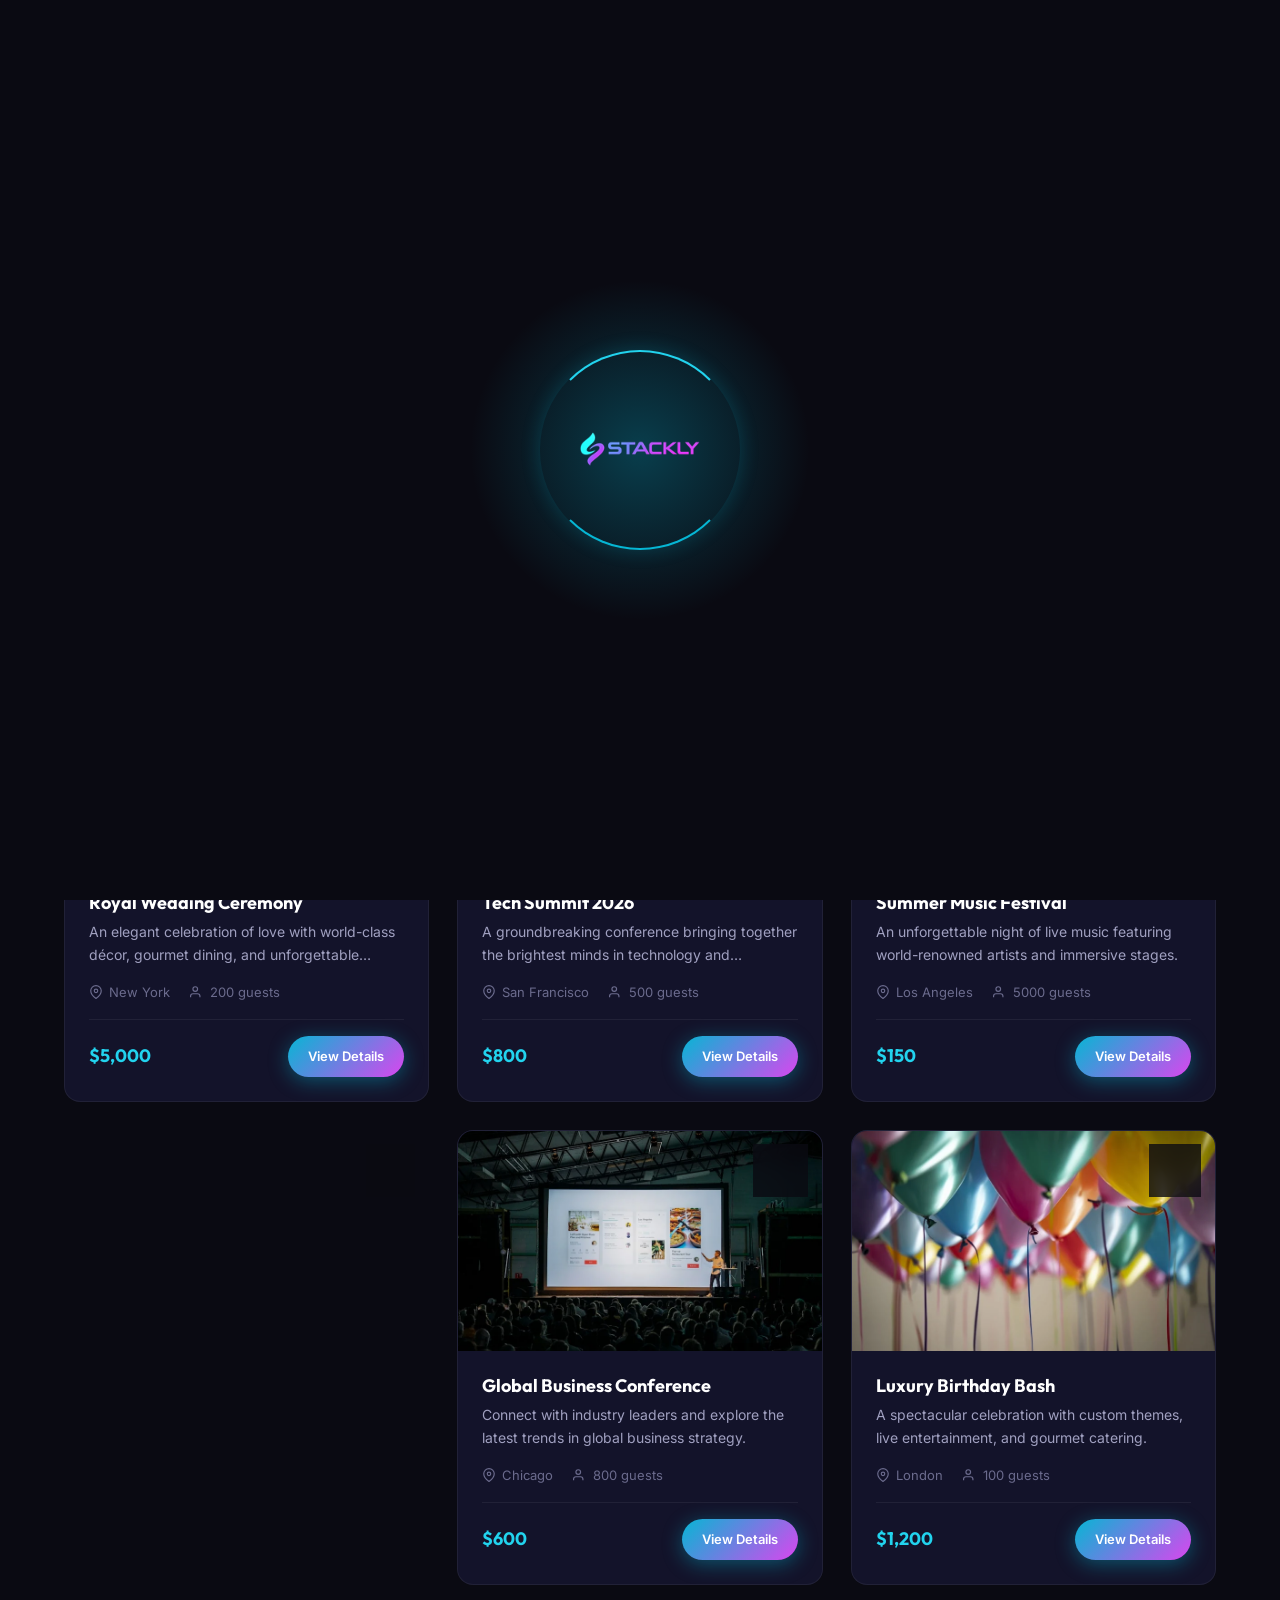
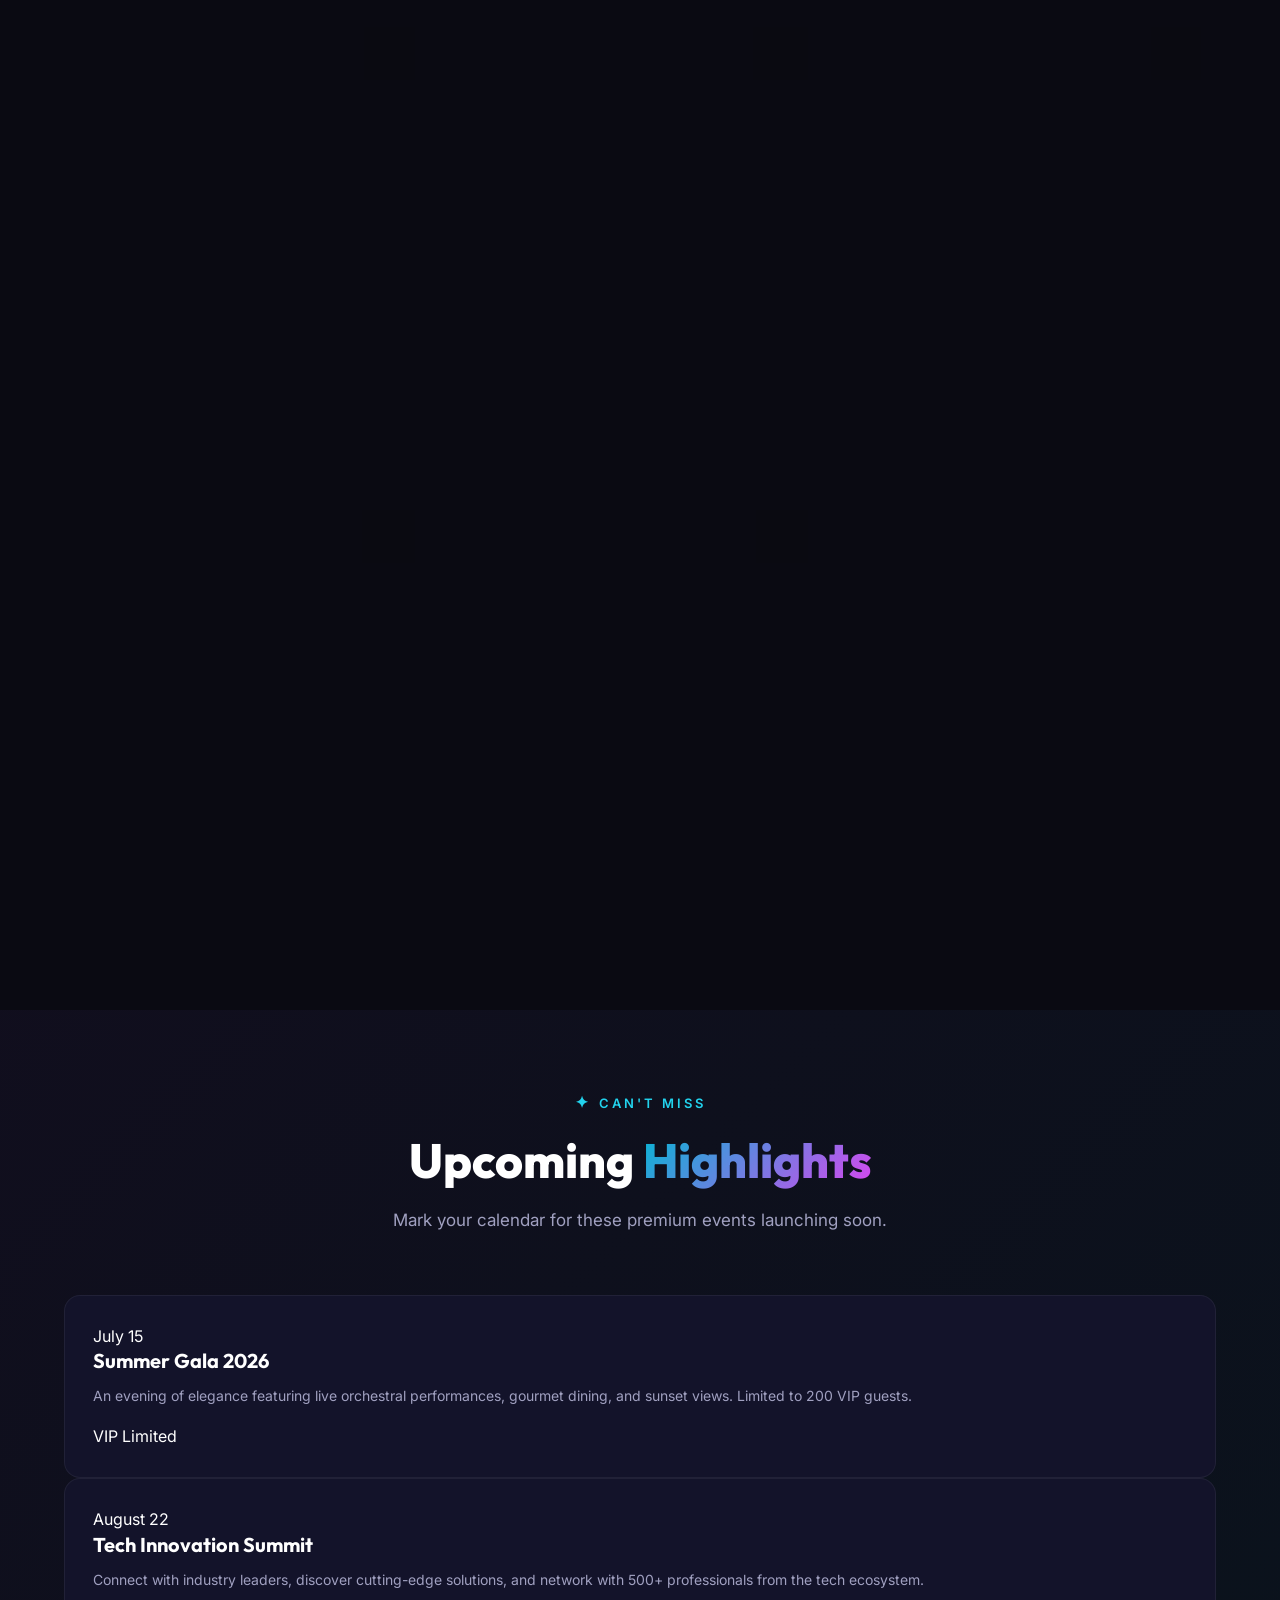
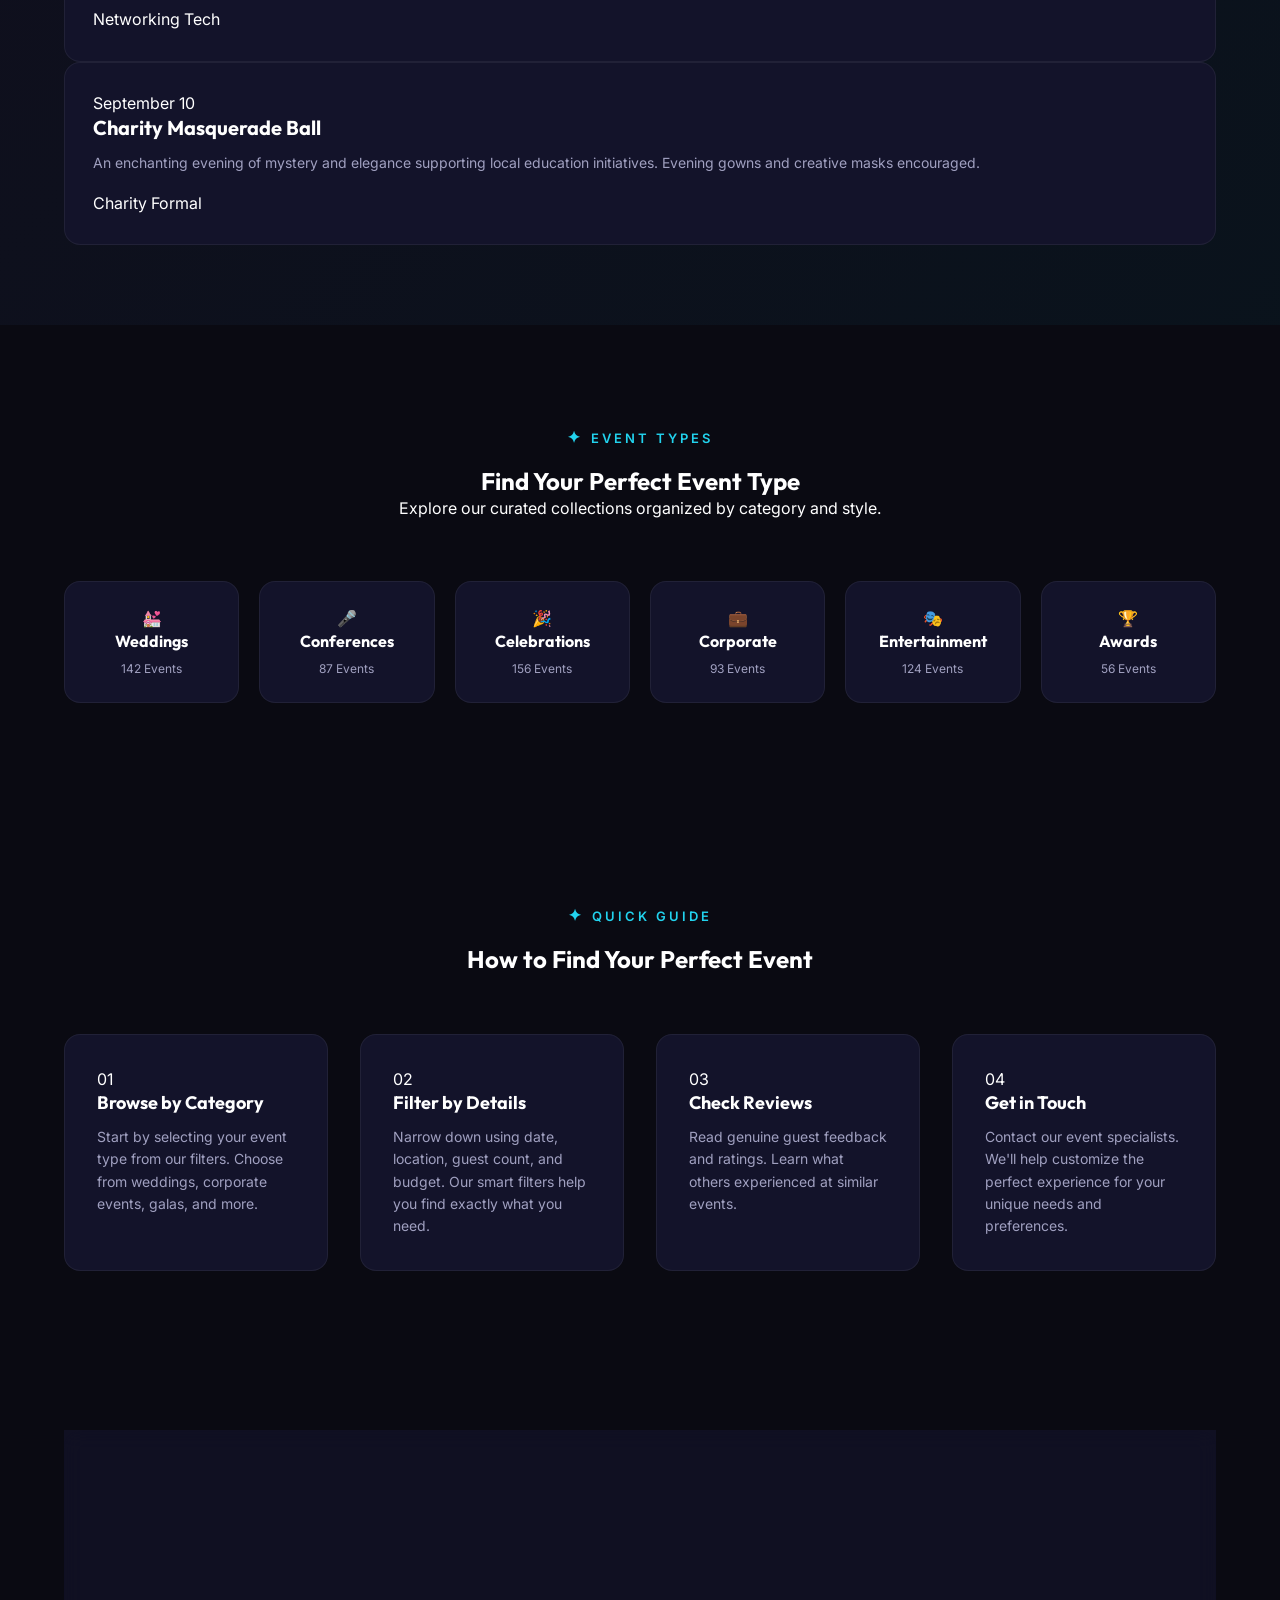
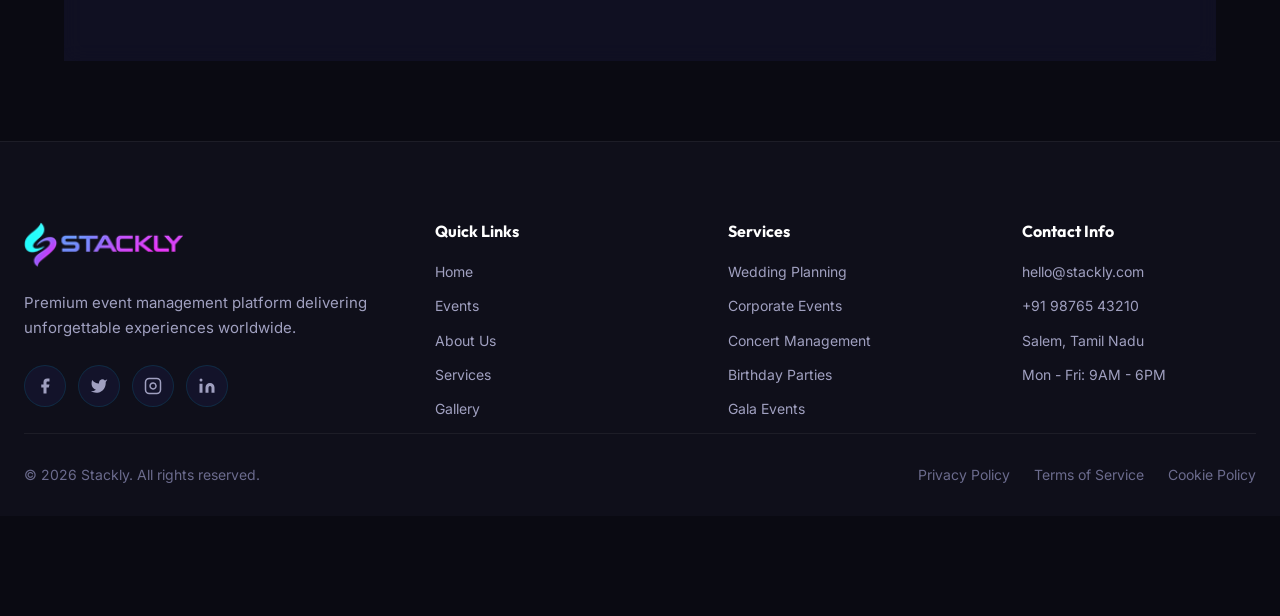
<file: events.html>
<!DOCTYPE html>
<html lang="en">
<head>
  <meta charset="UTF-8">
  <meta name="viewport" content="width=device-width, initial-scale=1.0">
  <meta name="description" content="Explore upcoming events curated by Stackly. From weddings to corporate galas, find the perfect event for you.">
  <title>Events — Stackly</title>
  <link rel="stylesheet" href="css/common.css">
  <link rel="stylesheet" href="css/events.css">
  <link rel="icon" type="image/webp" href="assets/logo.webp">
</head>
<body>
  <!-- ======== PRELOADER ======== -->
  <div id="preloader">
    <img src="assets/logo.webp" alt="Stackly Logo">
  </div>


  <!-- ======== NAVBAR ======== -->
  <nav class="navbar" id="navbar">
    <div class="nav-container">
      <a href="index.html" class="nav-logo">
        <img src="assets/logo.webp" alt="Stackly Logo" class="logo-img"></a>
      <div class="nav-links" id="navLinks">
        <a href="index.html">Home</a>
        <a href="events.html" class="active">Events</a>
        <a href="about.html">About</a>
        <a href="services.html">Services</a>
        <a href="gallery.html">Gallery</a>
        <a href="contact.html">Contact</a>
        <a href="login.html" class="mobile-login">Login</a>
      </div>
      <div class="nav-right">
        <a href="login.html" class="btn-login">
          <svg viewBox="0 0 24 24" fill="none" stroke="currentColor" stroke-width="2" stroke-linecap="round" stroke-linejoin="round"><path d="M20 21v-2a4 4 0 0 0-4-4H8a4 4 0 0 0-4 4v2"/><circle cx="12" cy="7" r="4"/></svg>
          Login
        </a>
        <button class="menu-toggle" id="menuToggle" aria-label="Toggle menu"><span></span><span></span><span></span></button>
      </div>
    </div>
  </nav>
  <div class="nav-overlay" id="navOverlay"></div>

  <!-- ======== PAGE HERO ======== -->
  <section class="page-hero">
    <div class="container">
      <span class="section-label"><span class="star">✦</span> DISCOVER EVENTS</span>
      <h1 class="section-title">Explore Our <span>Events</span></h1>
      <p class="section-subtitle" style="margin: 0 auto;">Browse through our curated collection of premium events happening around the world.</p>
      <div class="breadcrumb">
        <a href="index.html">Home</a>
        <span class="separator">/</span>
        <span>Events</span>
      </div>
    </div>
  </section>

  <!-- ======== FILTERS ======== -->
  <section class="filters-section">
    <div class="container">
      <div class="filters-bar glass-card">
        <div class="filter-tabs" id="filterTabs">
          <button class="filter-tab active" data-filter="all">All Events</button>
          <button class="filter-tab" data-filter="wedding">Weddings</button>
          <button class="filter-tab" data-filter="corporate">Corporate</button>
          <button class="filter-tab" data-filter="concert">Concerts</button>
          <button class="filter-tab" data-filter="conference">Conferences</button>
          <button class="filter-tab" data-filter="birthday">Birthdays</button>
          <button class="filter-tab" data-filter="gala">Galas</button>
        </div>
        <div class="filter-search">
          <svg width="18" height="18" viewBox="0 0 24 24" fill="none" stroke="currentColor" stroke-width="2"><circle cx="11" cy="11" r="8"/><line x1="21" y1="21" x2="16.65" y2="16.65"/></svg>
          <input type="text" id="eventSearch" placeholder="Search events...">
        </div>
      </div>
    </div>
  </section>

  <!-- ======== EVENTS GRID ======== -->
  <section class="section events-listing">
    <div class="container">
      <div class="events-count">
        <p>Showing <span id="eventCount">12</span> events</p>
        <div class="sort-dropdown">
          <select id="sortSelect">
            <option value="date">Sort by Date</option>
            <option value="price-low">Price: Low to High</option>
            <option value="price-high">Price: High to Low</option>
            <option value="popular">Most Popular</option>
          </select>
        </div>
      </div>

      <div class="events-grid" id="eventsGrid">
        <!-- Event 1 -->
        <div class="event-card animate-on-scroll" data-category="wedding">
          <div class="event-image">
            <img src="assets/wedding-ceremony.webp" alt="Royal Wedding Ceremony">
            <div class="event-badge">Wedding</div>
            <div class="event-date-chip">
              <span class="chip-day">15</span>
              <span class="chip-month">DEC</span>
            </div>
          </div>
          <div class="event-content">
            <h3 class="event-title">Royal Wedding Ceremony</h3>
            <p class="event-desc">An elegant celebration of love with world-class décor, gourmet dining, and unforgettable moments.</p>
            <div class="event-info">
              <span><svg width="14" height="14" viewBox="0 0 24 24" fill="none" stroke="currentColor" stroke-width="2"><path d="M21 10c0 7-9 13-9 13s-9-6-9-13a9 9 0 0 1 18 0z"/><circle cx="12" cy="10" r="3"/></svg> New York</span>
              <span><svg width="14" height="14" viewBox="0 0 24 24" fill="none" stroke="currentColor" stroke-width="2"><path d="M17 21v-2a4 4 0 0 0-4-4H5a4 4 0 0 0-4 4v2"/><circle cx="9" cy="7" r="4"/></svg> 200 guests</span>
            </div>
            <div class="event-footer">
              <span class="event-price">$5,000</span>
              <a href="404.html" class="btn-primary btn-small">View Details</a>
            </div>
          </div>
        </div>

        <!-- Event 2 -->
        <div class="event-card animate-on-scroll" data-category="corporate">
          <div class="event-image">
            <img src="assets/tech-summit.webp" alt="Tech Summit 2026">
            <div class="event-badge">Corporate</div>
            <div class="event-date-chip">
              <span class="chip-day">20</span>
              <span class="chip-month">JAN</span>
            </div>
          </div>
          <div class="event-content">
            <h3 class="event-title">Tech Summit 2026</h3>
            <p class="event-desc">A groundbreaking conference bringing together the brightest minds in technology and innovation.</p>
            <div class="event-info">
              <span><svg width="14" height="14" viewBox="0 0 24 24" fill="none" stroke="currentColor" stroke-width="2"><path d="M21 10c0 7-9 13-9 13s-9-6-9-13a9 9 0 0 1 18 0z"/><circle cx="12" cy="10" r="3"/></svg> San Francisco</span>
              <span><svg width="14" height="14" viewBox="0 0 24 24" fill="none" stroke="currentColor" stroke-width="2"><path d="M17 21v-2a4 4 0 0 0-4-4H5a4 4 0 0 0-4 4v2"/><circle cx="9" cy="7" r="4"/></svg> 500 guests</span>
            </div>
            <div class="event-footer">
              <span class="event-price">$800</span>
              <a href="404.html" class="btn-primary btn-small">View Details</a>
            </div>
          </div>
        </div>

        <!-- Event 3 -->
        <div class="event-card animate-on-scroll" data-category="concert">
          <div class="event-image">
            <img src="assets/music-festival.webp" alt="Summer Music Festival">
            <div class="event-badge">Concert</div>
            <div class="event-date-chip">
              <span class="chip-day">10</span>
              <span class="chip-month">MAR</span>
            </div>
          </div>
          <div class="event-content">
            <h3 class="event-title">Summer Music Festival</h3>
            <p class="event-desc">An unforgettable night of live music featuring world-renowned artists and immersive stages.</p>
            <div class="event-info">
              <span><svg width="14" height="14" viewBox="0 0 24 24" fill="none" stroke="currentColor" stroke-width="2"><path d="M21 10c0 7-9 13-9 13s-9-6-9-13a9 9 0 0 1 18 0z"/><circle cx="12" cy="10" r="3"/></svg> Los Angeles</span>
              <span><svg width="14" height="14" viewBox="0 0 24 24" fill="none" stroke="currentColor" stroke-width="2"><path d="M17 21v-2a4 4 0 0 0-4-4H5a4 4 0 0 0-4 4v2"/><circle cx="9" cy="7" r="4"/></svg> 5000 guests</span>
            </div>
            <div class="event-footer">
              <span class="event-price">$150</span>
              <a href="404.html" class="btn-primary btn-small">View Details</a>
            </div>
          </div>
        </div>

        <!-- Event 4 -->
        <div class="event-card animate-on-scroll" data-category="gala">
          <div class="event-image">
            <img src="assets/charity-gala.webp" alt="Annual Charity Gala">
            <div class="event-badge">Gala</div>
            <div class="event-date-chip">
              <span class="chip-day">14</span>
              <span class="chip-month">FEB</span>
            </div>
          </div>
          <div class="event-content">
            <h3 class="event-title">Annual Charity Gala</h3>
            <p class="event-desc">A prestigious evening of fine dining, entertainment, and philanthropy for a meaningful cause.</p>
            <div class="event-info">
              <span><svg width="14" height="14" viewBox="0 0 24 24" fill="none" stroke="currentColor" stroke-width="2"><path d="M21 10c0 7-9 13-9 13s-9-6-9-13a9 9 0 0 1 18 0z"/><circle cx="12" cy="10" r="3"/></svg> Miami</span>
              <span><svg width="14" height="14" viewBox="0 0 24 24" fill="none" stroke="currentColor" stroke-width="2"><path d="M17 21v-2a4 4 0 0 0-4-4H5a4 4 0 0 0-4 4v2"/><circle cx="9" cy="7" r="4"/></svg> 300 guests</span>
            </div>
            <div class="event-footer">
              <span class="event-price">$2,500</span>
              <a href="404.html" class="btn-primary btn-small">View Details</a>
            </div>
          </div>
        </div>

        <!-- Event 5 -->
        <div class="event-card animate-on-scroll" data-category="conference">
          <div class="event-image">
            <img src="assets/conference.webp" alt="Global Business Conference">
            <div class="event-badge">Conference</div>
            <div class="event-date-chip">
              <span class="chip-day">05</span>
              <span class="chip-month">APR</span>
            </div>
          </div>
          <div class="event-content">
            <h3 class="event-title">Global Business Conference</h3>
            <p class="event-desc">Connect with industry leaders and explore the latest trends in global business strategy.</p>
            <div class="event-info">
              <span><svg width="14" height="14" viewBox="0 0 24 24" fill="none" stroke="currentColor" stroke-width="2"><path d="M21 10c0 7-9 13-9 13s-9-6-9-13a9 9 0 0 1 18 0z"/><circle cx="12" cy="10" r="3"/></svg> Chicago</span>
              <span><svg width="14" height="14" viewBox="0 0 24 24" fill="none" stroke="currentColor" stroke-width="2"><path d="M17 21v-2a4 4 0 0 0-4-4H5a4 4 0 0 0-4 4v2"/><circle cx="9" cy="7" r="4"/></svg> 800 guests</span>
            </div>
            <div class="event-footer">
              <span class="event-price">$600</span>
              <a href="404.html" class="btn-primary btn-small">View Details</a>
            </div>
          </div>
        </div>

        <!-- Event 6 -->
        <div class="event-card animate-on-scroll" data-category="birthday">
          <div class="event-image">
            <img src="assets/birthday-bash.webp" alt="Luxury Birthday Bash">
            <div class="event-badge">Birthday</div>
            <div class="event-date-chip">
              <span class="chip-day">22</span>
              <span class="chip-month">MAY</span>
            </div>
          </div>
          <div class="event-content">
            <h3 class="event-title">Luxury Birthday Bash</h3>
            <p class="event-desc">A spectacular celebration with custom themes, live entertainment, and gourmet catering.</p>
            <div class="event-info">
              <span><svg width="14" height="14" viewBox="0 0 24 24" fill="none" stroke="currentColor" stroke-width="2"><path d="M21 10c0 7-9 13-9 13s-9-6-9-13a9 9 0 0 1 18 0z"/><circle cx="12" cy="10" r="3"/></svg> London</span>
              <span><svg width="14" height="14" viewBox="0 0 24 24" fill="none" stroke="currentColor" stroke-width="2"><path d="M17 21v-2a4 4 0 0 0-4-4H5a4 4 0 0 0-4 4v2"/><circle cx="9" cy="7" r="4"/></svg> 100 guests</span>
            </div>
            <div class="event-footer">
              <span class="event-price">$1,200</span>
              <a href="404.html" class="btn-primary btn-small">View Details</a>
            </div>
          </div>
        </div>

        <!-- Event 7 -->
        <div class="event-card animate-on-scroll" data-category="wedding">
          <div class="event-image">
            <img src="assets/beach-wedding.webp" alt="Beach Wedding Bliss">
            <div class="event-badge">Wedding</div>
            <div class="event-date-chip">
              <span class="chip-day">18</span>
              <span class="chip-month">JUN</span>
            </div>
          </div>
          <div class="event-content">
            <h3 class="event-title">Beach Wedding Bliss</h3>
            <p class="event-desc">A romantic seaside ceremony with stunning ocean views and golden sunset backdrops.</p>
            <div class="event-info">
              <span><svg width="14" height="14" viewBox="0 0 24 24" fill="none" stroke="currentColor" stroke-width="2"><path d="M21 10c0 7-9 13-9 13s-9-6-9-13a9 9 0 0 1 18 0z"/><circle cx="12" cy="10" r="3"/></svg> Malibu</span>
              <span><svg width="14" height="14" viewBox="0 0 24 24" fill="none" stroke="currentColor" stroke-width="2"><path d="M17 21v-2a4 4 0 0 0-4-4H5a4 4 0 0 0-4 4v2"/><circle cx="9" cy="7" r="4"/></svg> 150 guests</span>
            </div>
            <div class="event-footer">
              <span class="event-price">$8,000</span>
              <a href="404.html" class="btn-primary btn-small">View Details</a>
            </div>
          </div>
        </div>

        <!-- Event 8 -->
        <div class="event-card animate-on-scroll" data-category="corporate">
          <div class="event-image">
            <img src="assets/product-launch.webp" alt="Product Launch Night">
            <div class="event-badge">Corporate</div>
            <div class="event-date-chip">
              <span class="chip-day">30</span>
              <span class="chip-month">JUL</span>
            </div>
          </div>
          <div class="event-content">
            <h3 class="event-title">Product Launch Night</h3>
            <p class="event-desc">A high-energy product launch event with media coverage, influencer networking, and brand showcases.</p>
            <div class="event-info">
              <span><svg width="14" height="14" viewBox="0 0 24 24" fill="none" stroke="currentColor" stroke-width="2"><path d="M21 10c0 7-9 13-9 13s-9-6-9-13a9 9 0 0 1 18 0z"/><circle cx="12" cy="10" r="3"/></svg> New York</span>
              <span><svg width="14" height="14" viewBox="0 0 24 24" fill="none" stroke="currentColor" stroke-width="2"><path d="M17 21v-2a4 4 0 0 0-4-4H5a4 4 0 0 0-4 4v2"/><circle cx="9" cy="7" r="4"/></svg> 400 guests</span>
            </div>
            <div class="event-footer">
              <span class="event-price">$3,500</span>
              <a href="404.html" class="btn-primary btn-small">View Details</a>
            </div>
          </div>
        </div>

        <!-- Event 9 -->
        <div class="event-card animate-on-scroll" data-category="concert">
          <div class="event-image">
            <img src="assets/electronic-music.webp" alt="Electronic Music Night">
            <div class="event-badge">Concert</div>
            <div class="event-date-chip">
              <span class="chip-day">12</span>
              <span class="chip-month">AUG</span>
            </div>
          </div>
          <div class="event-content">
            <h3 class="event-title">Electronic Music Night</h3>
            <p class="event-desc">Immerse yourself in a world of beats and lights with top DJs and visual artists.</p>
            <div class="event-info">
              <span><svg width="14" height="14" viewBox="0 0 24 24" fill="none" stroke="currentColor" stroke-width="2"><path d="M21 10c0 7-9 13-9 13s-9-6-9-13a9 9 0 0 1 18 0z"/><circle cx="12" cy="10" r="3"/></svg> Miami</span>
              <span><svg width="14" height="14" viewBox="0 0 24 24" fill="none" stroke="currentColor" stroke-width="2"><path d="M17 21v-2a4 4 0 0 0-4-4H5a4 4 0 0 0-4 4v2"/><circle cx="9" cy="7" r="4"/></svg> 3000 guests</span>
            </div>
            <div class="event-footer">
              <span class="event-price">$200</span>
              <a href="404.html" class="btn-primary btn-small">View Details</a>
            </div>
          </div>
        </div>

        <!-- Event 10 -->
        <div class="event-card animate-on-scroll" data-category="wedding">
          <div class="event-image">
            <img src="assets/event-daytime-08.webp" alt="Outdoor Wedding Celebration">
            <div class="event-badge">Wedding</div>
            <div class="event-date-chip">
              <span class="chip-day">25</span>
              <span class="chip-month">SEP</span>
            </div>
          </div>
          <div class="event-content">
            <h3 class="event-title">Outdoor Wedding Celebration</h3>
            <p class="event-desc">A magical outdoor wedding with lush gardens, elegant décor, and beautiful daytime lighting.</p>
            <div class="event-info">
              <span><svg width="14" height="14" viewBox="0 0 24 24" fill="none" stroke="currentColor" stroke-width="2"><path d="M21 10c0 7-9 13-9 13s-9-6-9-13a9 9 0 0 1 18 0z"/><circle cx="12" cy="10" r="3"/></svg> Paris</span>
              <span><svg width="14" height="14" viewBox="0 0 24 24" fill="none" stroke="currentColor" stroke-width="2"><path d="M17 21v-2a4 4 0 0 0-4-4H5a4 4 0 0 0-4 4v2"/><circle cx="9" cy="7" r="4"/></svg> 250 guests</span>
            </div>
            <div class="event-footer">
              <span class="event-price">$6,500</span>
              <a href="404.html" class="btn-primary btn-small">View Details</a>
            </div>
          </div>
        </div>

        <!-- Event 11 -->
        <div class="event-card animate-on-scroll" data-category="corporate">
          <div class="event-image">
            <img src="assets/event-daytime-09.webp" alt="Team Building Event">
            <div class="event-badge">Corporate</div>
            <div class="event-date-chip">
              <span class="chip-day">10</span>
              <span class="chip-month">OCT</span>
            </div>
          </div>
          <div class="event-content">
            <h3 class="event-title">Team Building Event</h3>
            <p class="event-desc">Strengthen your team bonds with engaging activities, outdoor adventures, and networking sessions.</p>
            <div class="event-info">
              <span><svg width="14" height="14" viewBox="0 0 24 24" fill="none" stroke="currentColor" stroke-width="2"><path d="M21 10c0 7-9 13-9 13s-9-6-9-13a9 9 0 0 1 18 0z"/><circle cx="12" cy="10" r="3"/></svg> Denver</span>
              <span><svg width="14" height="14" viewBox="0 0 24 24" fill="none" stroke="currentColor" stroke-width="2"><path d="M17 21v-2a4 4 0 0 0-4-4H5a4 4 0 0 0-4 4v2"/><circle cx="9" cy="7" r="4"/></svg> 350 guests</span>
            </div>
            <div class="event-footer">
              <span class="event-price">$2,000</span>
              <a href="404.html" class="btn-primary btn-small">View Details</a>
            </div>
          </div>
        </div>
      </div>

      <!-- ======== UPCOMING HIGHLIGHTS ======== -->
  <section class="section highlights-section">
    <div class="container">
      <div class="section-header">
        <span class="section-label"><span class="star">✦</span> CAN'T MISS</span>
        <h2 class="section-title">Upcoming <span>Highlights</span></h2>
        <p class="section-subtitle">Mark your calendar for these premium events launching soon.</p>
      </div>
      <div class="highlights-grid">
        <div class="highlight-card animate-on-scroll">
          <div class="highlight-date\">July 15</div>
          <h3>Summer Gala 2026</h3>
          <p>An evening of elegance featuring live orchestral performances, gourmet dining, and sunset views. Limited to 200 VIP guests.</p>
          <div class="highlight-badges\">
            <span class=\"badge\">VIP</span>
            <span class=\"badge\">Limited</span>
          </div>
        </div>
        <div class="highlight-card animate-on-scroll">
          <div class="highlight-date\">August 22</div>
          <h3>Tech Innovation Summit</h3>
          <p>Connect with industry leaders, discover cutting-edge solutions, and network with 500+ professionals from the tech ecosystem.</p>
          <div class="highlight-badges\">
            <span class=\"badge\">Networking</span>
            <span class=\"badge\">Tech</span>
          </div>
        </div>
        <div class="highlight-card animate-on-scroll">
          <div class="highlight-date\">September 10</div>
          <h3>Charity Masquerade Ball</h3>
          <p>An enchanting evening of mystery and elegance supporting local education initiatives. Evening gowns and creative masks encouraged.</p>
          <div class="highlight-badges\">
            <span class=\"badge\">Charity</span>
            <span class=\"badge\">Formal</span>
          </div>
        </div>
      </div>
    </div>
  </section>

  <!-- ======== EVENT CATEGORIES ======== -->
  <section class="section categories-section">
    <div class="container">
      <div class="section-header">
        <span class="section-label"><span class="star">✦</span> EVENT TYPES</span>
        <h2 class="section-title\">Find Your Perfect <span>Event Type</span></h2>
        <p class="section-subtitle\">Explore our curated collections organized by category and style.</p>
      </div>
      <div class="categories-showcase">
        <div class="category-box animate-on-scroll">
          <div class="category-icon\">💒</div>
          <h4>Weddings</h4>
          <p>142 Events</p>
        </div>
        <div class="category-box animate-on-scroll">
          <div class="category-icon\">🎤</div>
          <h4>Conferences</h4>
          <p>87 Events</p>
        </div>
        <div class="category-box animate-on-scroll">
          <div class="category-icon\">🎉</div>
          <h4>Celebrations</h4>
          <p>156 Events</p>
        </div>
        <div class="category-box animate-on-scroll">
          <div class="category-icon\">💼</div>
          <h4>Corporate</h4>
          <p>93 Events</p>
        </div>
        <div class="category-box animate-on-scroll">
          <div class="category-icon\">🎭</div>
          <h4>Entertainment</h4>
          <p>124 Events</p>
        </div>
        <div class="category-box animate-on-scroll">
          <div class="category-icon\">🏆</div>
          <h4>Awards</h4>
          <p>56 Events</p>
        </div>
      </div>
    </div>
  </section>

  <!-- ======== SEARCH TIPS ======== -->
  <section class="section search-tips-section">
    <div class="container">
      <div class="section-header">
        <span class="section-label"><span class="star">✦</span> QUICK GUIDE</span>
        <h2 class="section-title\">How to Find Your <span>Perfect Event</span></h2>
      </div>
      <div class="tips-grid">
        <div class="tip-card animate-on-scroll">
          <div class="tip-number\">01</div>
          <h4>Browse by Category</h4>
          <p>Start by selecting your event type from our filters. Choose from weddings, corporate events, galas, and more.</p>
        </div>
        <div class="tip-card animate-on-scroll">
          <div class="tip-number\">02</div>
          <h4>Filter by Details</h4>
          <p>Narrow down using date, location, guest count, and budget. Our smart filters help you find exactly what you need.</p>
        </div>
        <div class="tip-card animate-on-scroll">
          <div class="tip-number\">03</div>
          <h4>Check Reviews</h4>
          <p>Read genuine guest feedback and ratings. Learn what others experienced at similar events.</p>
        </div>
        <div class="tip-card animate-on-scroll">
          <div class="tip-number\">04</div>
          <h4>Get in Touch</h4>
          <p>Contact our event specialists. We'll help customize the perfect experience for your unique needs and preferences.</p>
        </div>
      </div>
    </div>
  </section>

  <!-- ======== NEWSLETTER ======== -->
  <section class="newsletter-section">
    <div class="container">
      <div class="newsletter-card glass-card">
        <div class="newsletter-content">
          <h3>Never Miss an Event</h3>
          <p>Subscribe to get notified about upcoming events, exclusive offers, and early-bird discounts.</p>
        </div>
        <form class="newsletter-form" id="newsletterForm">
          <input type="email" placeholder="Enter your email" required>
          <button type="submit" class="btn-primary">Subscribe</button>
        </form>
      </div>
    </div>
  </section>

  <!-- ======== FOOTER ======== -->
  <footer class="footer">
    <div class="container">
      <div class="footer-grid">
        <div class="footer-brand">
          <a href="index.html" class="nav-logo">
            <img src="assets/logo.webp" alt="Stackly Logo" class="logo-img"></a>
          <p>Premium event management platform delivering unforgettable experiences worldwide.</p>
          <div class="footer-socials">
            <a href="404.html" aria-label="Facebook"><svg width="18" height="18" viewBox="0 0 24 24" fill="currentColor"><path d="M18 2h-3a5 5 0 0 0-5 5v3H7v4h3v8h4v-8h3l1-4h-4V7a1 1 0 0 1 1-1h3z"/></svg></a>
            <a href="404.html" aria-label="Twitter"><svg width="18" height="18" viewBox="0 0 24 24" fill="currentColor"><path d="M23 3a10.9 10.9 0 0 1-3.14 1.53 4.48 4.48 0 0 0-7.86 3v1A10.66 10.66 0 0 1 3 4s-4 9 5 13a11.64 11.64 0 0 1-7 2c9 5 20 0 20-11.5a4.5 4.5 0 0 0-.08-.83A7.72 7.72 0 0 0 23 3z"/></svg></a>
            <a href="404.html" aria-label="Instagram"><svg width="18" height="18" viewBox="0 0 24 24" fill="none" stroke="currentColor" stroke-width="2"><rect x="2" y="2" width="20" height="20" rx="5" ry="5"/><path d="M16 11.37A4 4 0 1 1 12.63 8 4 4 0 0 1 16 11.37z"/><line x1="17.5" y1="6.5" x2="17.51" y2="6.5"/></svg></a>
            <a href="404.html" aria-label="LinkedIn"><svg width="18" height="18" viewBox="0 0 24 24" fill="currentColor"><path d="M16 8a6 6 0 0 1 6 6v7h-4v-7a2 2 0 0 0-2-2 2 2 0 0 0-2 2v7h-4v-7a6 6 0 0 1 6-6z"/><rect x="2" y="9" width="4" height="12"/><circle cx="4" cy="4" r="2"/></svg></a>
          </div>
        </div>
        <div class="footer-column">
          <h4>Quick Links</h4>
          <ul>
            <li><a href="index.html">Home</a></li>
            <li><a href="events.html">Events</a></li>
            <li><a href="about.html">About Us</a></li>
            <li><a href="services.html">Services</a></li>
            <li><a href="gallery.html">Gallery</a></li>
          </ul>
        </div>
        <div class="footer-column">
          <h4>Services</h4>
          <ul>
            <li><a href="services.html">Wedding Planning</a></li>
            <li><a href="services.html">Corporate Events</a></li>
            <li><a href="services.html">Concert Management</a></li>
            <li><a href="services.html">Birthday Parties</a></li>
            <li><a href="services.html">Gala Events</a></li>
          </ul>
        </div>
        <div class="footer-column">
          <h4>Contact Info</h4>
          <ul>
            <li>hello@stackly.com</li>
            <li>+91 98765 43210</li>
            <li>Salem, Tamil Nadu</li>
            <li>Mon - Fri: 9AM - 6PM</li>
          </ul>
        </div>
      </div>
      <div class="footer-bottom">
        <p>&copy; 2026 Stackly. All rights reserved.</p>
        <div class="footer-bottom-links">
          <a href="404.html">Privacy Policy</a>
          <a href="404.html">Terms of Service</a>
          <a href="404.html">Cookie Policy</a>
        </div>
      </div>
    </div>
  </footer>

  <button class="back-to-top" id="backToTop" aria-label="Back to top">
    <svg width="20" height="20" viewBox="0 0 24 24" fill="none" stroke="currentColor" stroke-width="2.5"><polyline points="18 15 12 9 6 15"/></svg>
  </button>

  <script src="js/script.js"></script>
  <script>
    document.addEventListener('DOMContentLoaded', () => {
      // Category filtering
      const tabs = document.querySelectorAll('.filter-tab');
      const cards = document.querySelectorAll('.event-card');
      const countEl = document.getElementById('eventCount');

      tabs.forEach(tab => {
        tab.addEventListener('click', () => {
          tabs.forEach(t => t.classList.remove('active'));
          tab.classList.add('active');
          const filter = tab.dataset.filter;
          let visibleCount = 0;

          cards.forEach(card => {
            if (filter === 'all' || card.dataset.category === filter) {
              card.style.display = '';
              card.style.animation = 'fadeInUp 0.4s ease forwards';
              visibleCount++;
            } else {
              card.style.display = 'none';
            }
          });

          if (countEl) countEl.textContent = visibleCount;
        });
      });

      // Search
      const searchInput = document.getElementById('eventSearch');
      if (searchInput) {
        searchInput.addEventListener('input', debounce((e) => {
          const query = e.target.value.toLowerCase();
          let visibleCount = 0;

          cards.forEach(card => {
            const text = card.textContent.toLowerCase();
            if (text.includes(query)) {
              card.style.display = '';
              visibleCount++;
            } else {
              card.style.display = 'none';
            }
          });

          if (countEl) countEl.textContent = visibleCount;
        }, 300));
      }

      // Newsletter
      document.getElementById('newsletterForm')?.addEventListener('submit', (e) => {
        e.preventDefault();
        window.location.href = '404.html';
      });
    });
  </script>
</body>
</html>
</file>
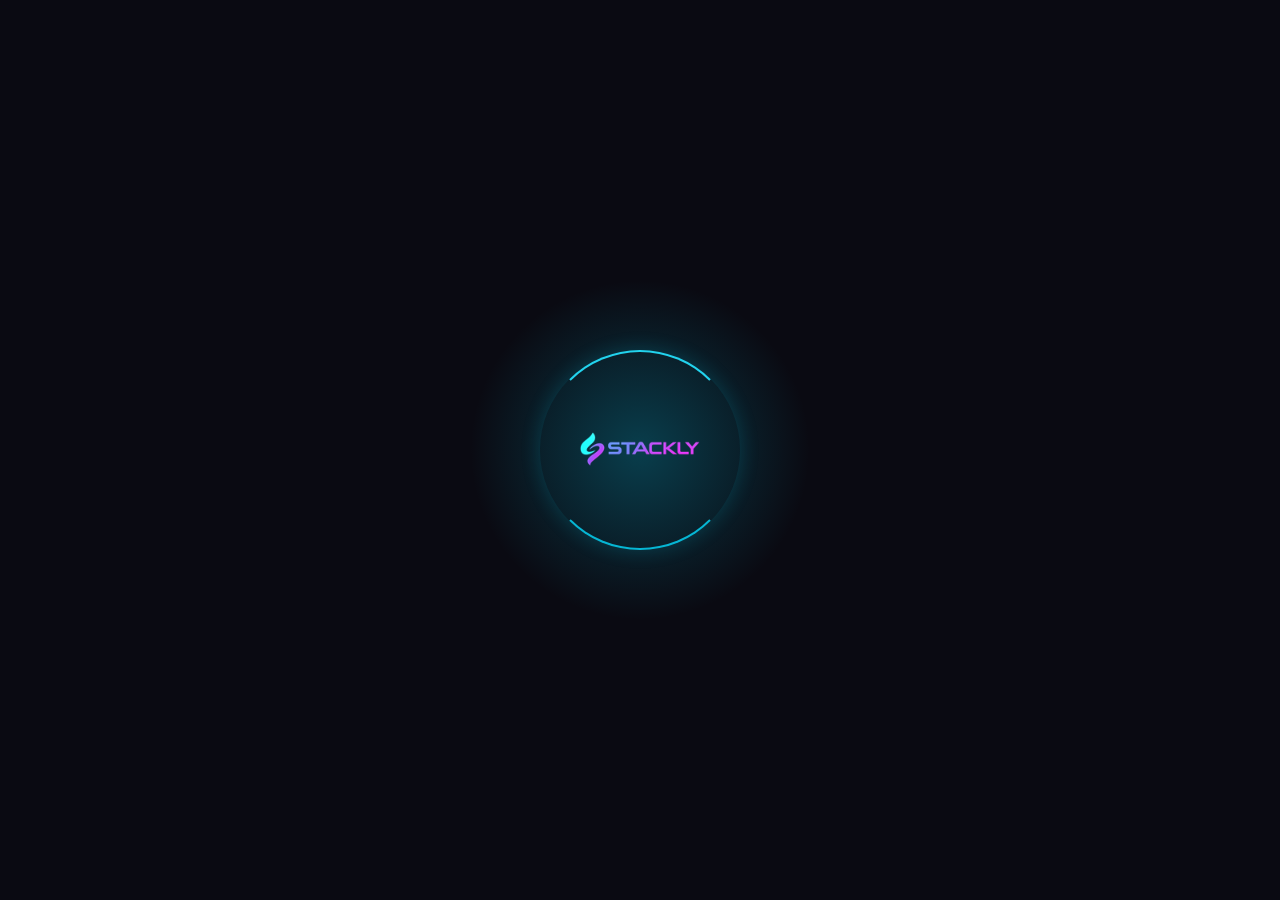
<file: login.html>
<!DOCTYPE html>
<html lang="en">
<head>
  <meta charset="UTF-8">
  <meta name="viewport" content="width=device-width, initial-scale=1.0">
  <meta name="description" content="Login to your Stackly account to manage your events.">
  <title>Login — Stackly</title>
  <link rel="stylesheet" href="css/common.css">
  <link rel="stylesheet" href="css/login.css">
  <link rel="icon" type="image/webp" href="assets/logo.webp">
</head>
<body class="login-body">
  <!-- ======== PRELOADER ======== -->
  <div id="preloader">
    <img src="assets/logo.webp" alt="Stackly Logo">
  </div>


  <div class="login-container">
    <!-- Left Side: Brand & Visuals -->
    <div class="login-visuals">
      <div class="visuals-overlay"></div>
      <div class="visuals-content">
        <a href="index.html" class="nav-logo login-logo">
          <img src="assets/logo.webp" alt="Stackly Logo" class="logo-img"></a>
        
        <div class="visuals-text">
          <h1>Welcome Back to <span>Stackly</span></h1>
          <p>Access your dashboard to manage upcoming events, view bookings, and collaborate with our premium planners.</p>
        </div>
        
        <div class="testimonial-mini glass-card">
          <div class="stars">★★★★★</div>
          <p>"Managing our corporate gala was seamless thanks to the Stackly platform."</p>
          <span>- Sarah J., TechVentures</span>
        </div>
      </div>
    </div>

    <!-- Right Side: Login Form -->
    <div class="login-form-container">
        <div class="back-home">
          <a href="index.html">
            <svg width="18" height="18" viewBox="0 0 24 24" fill="none" stroke="currentColor" stroke-width="2"><line x1="19" y1="12" x2="5" y2="12"/><polyline points="12 19 5 12 12 5"/></svg>
            Back to Home
          </a>
        </div>

        <div class="form-wrapper">
          <div class="form-header">
            <h2>Welcome Back</h2>
            <p>Sign in to access your account</p>
          </div>

          <div class="role-selector">
            <button type="button" class="role-option active" data-role="client">
              <div class="role-icon">
                <svg width="32" height="32" viewBox="0 0 24 24" fill="none" stroke="currentColor" stroke-width="2"><path d="M20 21v-2a4 4 0 0 0-4-4H8a4 4 0 0 0-4 4v2"/><circle cx="12" cy="7" r="4"/></svg>
              </div>
              <span>Client</span>
            </button>
            <button type="button" class="role-option" data-role="admin">
              <div class="role-icon">
                <svg width="32" height="32" viewBox="0 0 24 24" fill="none" stroke="currentColor" stroke-width="2"><path d="M12 22s8-4 8-10V5l-8-3-8 3v7c0 6 8 10 8 10z"/></svg>
              </div>
              <span>Admin</span>
            </button>
          </div>

          <form id="loginForm" class="login-form">
            <div class="form-group">
              <label for="email">Email Address</label>
              <div class="input-with-icon">
                <svg viewBox="0 0 24 24" fill="none" stroke="currentColor" stroke-width="2"><path d="M4 4h16c1.1 0 2 .9 2 2v12c0 1.1-.9 2-2 2H4c-1.1 0-2-.9-2-2V6c0-1.1.9-2 2-2z"/><polyline points="22,6 12,13 2,6"/></svg>
                <input type="email" id="email" name="email" placeholder="Email Address">
              </div>
            </div>

            <div class="form-group">
              <div class="label-row">
                <label for="password">Password</label>
                <a href="404.html" class="forgot-link">Forgot Password?</a>
              </div>
              <div class="input-with-icon">
                <svg viewBox="0 0 24 24" fill="none" stroke="currentColor" stroke-width="2"><rect x="3" y="11" width="18" height="11" rx="2" ry="2"/><path d="M7 11V7a5 5 0 0 1 10 0v4"/></svg>
                <input type="password" id="password" name="password" placeholder="Password">
                <button type="button" class="toggle-password" id="togglePassword">
                  <svg viewBox="0 0 24 24" fill="none" stroke="currentColor" stroke-width="2" class="eye-icon"><path d="M1 12s4-8 11-8 11 8 11 8-4 8-11 8-11-8-11-8z"/><circle cx="12" cy="12" r="3"/></svg>
                </button>
              </div>
            </div>

            <div class="checkbox-group">
              <input type="checkbox" id="remember" name="remember">
              <label for="remember">Remember Me</label>
            </div>

            <button type="submit" class="btn-primary login-submit-btn">
              Login
            </button>

            <div class="signup-link">
              <p>Don't have an account? <a href="register.html" class="accent-link">Sign Up</a></p>
            </div>
          </form>
        </div>
    </div>
  </div>

  <script src="js/script.js"></script>
  <script>
    document.addEventListener('DOMContentLoaded', () => {
      // Role selector functionality
      const roleOptions = document.querySelectorAll('.role-option');
      let selectedRole = 'client';
      
      roleOptions.forEach(option => {
        option.addEventListener('click', () => {
          roleOptions.forEach(opt => opt.classList.remove('active'));
          option.classList.add('active');
          selectedRole = option.getAttribute('data-role');
        });
      });

      // Password toggle
      const toggleBtn = document.getElementById('togglePassword');
      const passwordInput = document.getElementById('password');
      
      toggleBtn.addEventListener('click', () => {
        const type = passwordInput.getAttribute('type') === 'password' ? 'text' : 'password';
        passwordInput.setAttribute('type', type);
        
        if (type === 'text') {
          toggleBtn.innerHTML = '<svg viewBox="0 0 24 24" fill="none" stroke="currentColor" stroke-width="2"><path d="M17.94 17.94A10.07 10.07 0 0 1 12 20c-7 0-11-8-11-8a18.45 18.45 0 0 1 5.06-5.94M9.9 4.24A9.12 9.12 0 0 1 12 4c7 0 11 8 11 8a18.5 18.5 0 0 1-2.16 3.19m-6.72-1.07a3 3 0 1 1-4.24-4.24"/><line x1="1" y1="1" x2="23" y2="23"/></svg>';
        } else {
          toggleBtn.innerHTML = '<svg viewBox="0 0 24 24" fill="none" stroke="currentColor" stroke-width="2"><path d="M1 12s4-8 11-8 11 8 11 8-4 8-11 8-11-8-11-8z"/><circle cx="12" cy="12" r="3"/></svg>';
        }
      });

      // Form submission
      const form = document.getElementById('loginForm');
      form.addEventListener('submit', (e) => {
        e.preventDefault();
        
        const email = document.getElementById('email');
        const password = document.getElementById('password');
        let isValid = true;
        
        if (!validateEmail(email.value)) {
          showFieldError(email.parentElement, 'Valid email required');
          isValid = false;
        } else {
          clearFieldError(email.parentElement);
        }
        
        if (password.value.length < 6) {
          showFieldError(password.parentElement, 'Password must be at least 6 characters');
          isValid = false;
        } else {
          clearFieldError(password.parentElement);
        }
        
        if (isValid) {
          const btn = form.querySelector('.login-submit-btn');
          const originalText = btn.innerHTML;
          
          btn.innerHTML = 'Logging in... <svg class="spinner" viewBox="0 0 24 24" fill="none" stroke="currentColor" stroke-width="2" style="width:16px;height:16px;margin-left:8px;"><path d="M21 12a9 9 0 1 1-6.219-8.56"/></svg>';
          btn.disabled = true;
          
          localStorage.setItem('userEmail', email.value);
          
          setTimeout(() => {
            if (selectedRole === 'admin') {
              window.location.href = 'admindashboard.html';
            } else {
              window.location.href = 'userdashboard.html';
            }
          }, 800);
        }
      });
    });
  </script>
</body>
</html>
</file>
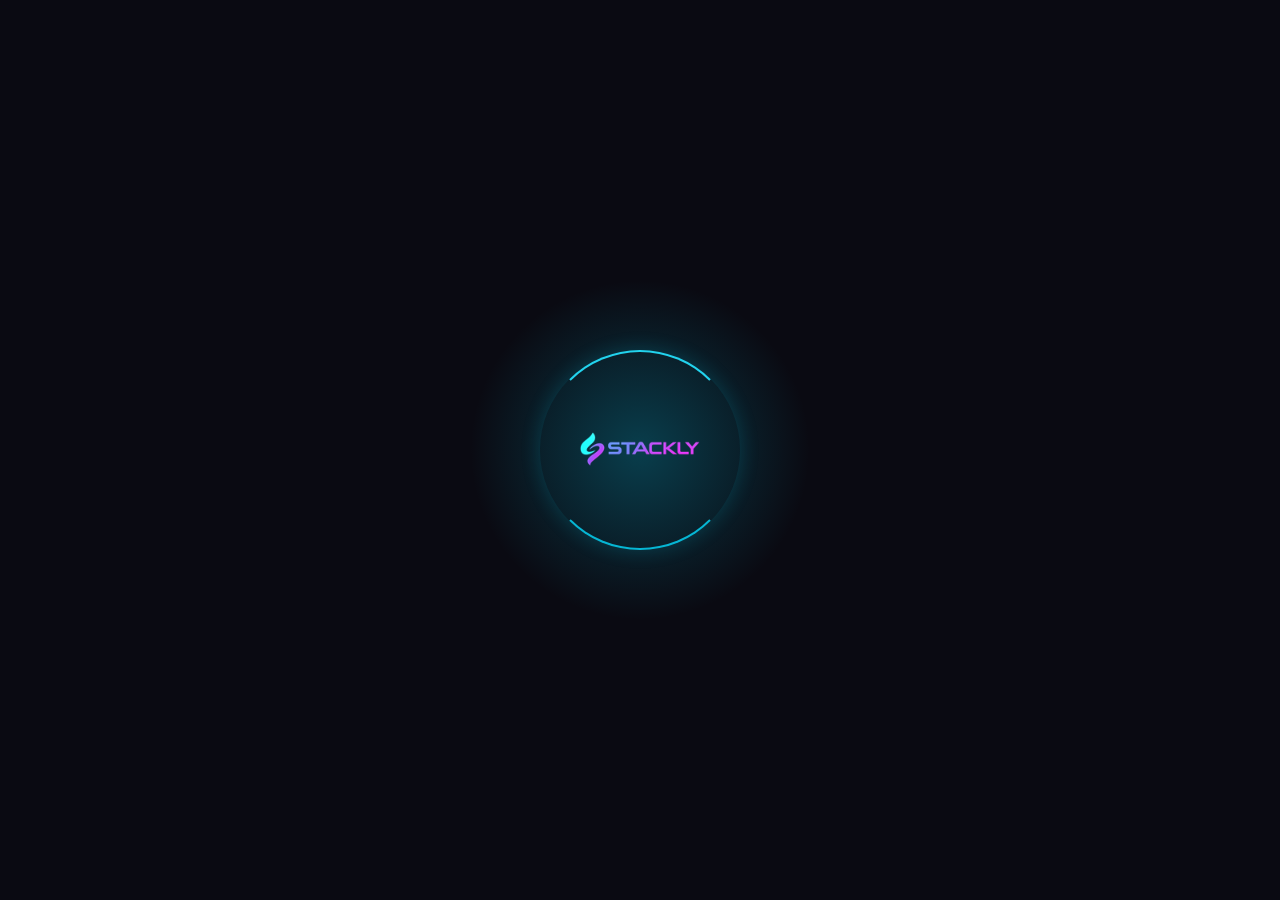
<file: register.html>
<!DOCTYPE html>
<html lang="en">
<head>
  <meta charset="UTF-8">
  <meta name="viewport" content="width=device-width, initial-scale=1.0">
  <meta name="description" content="Create a Stackly account to start managing your events.">
  <title>Sign Up — Stackly</title>
  <link rel="stylesheet" href="css/common.css">
  <link rel="stylesheet" href="css/login.css">
  <link rel="icon" type="image/webp" href="assets/logo.webp">
</head>
<body class="login-body">
  <!-- ======== PRELOADER ======== -->
  <div id="preloader">
    <img src="assets/logo.webp" alt="Stackly Logo">
  </div>

  <div class="login-container">
    <!-- Left Side: Brand & Visuals -->
    <div class="login-visuals">
      <div class="visuals-overlay"></div>
      <div class="visuals-content">
        <a href="index.html" class="nav-logo login-logo">
          <img src="assets/logo.webp" alt="Stackly Logo" class="logo-img"></a>
        
        <div class="visuals-text">
          <h1>Join <span>Stackly</span></h1>
          <p>Create your account to start planning premium events, connect with professional organizers, and bring your vision to life.</p>
        </div>
        
        <div class="testimonial-mini glass-card">
          <div class="stars">★★★★★</div>
          <p>"The Stackly platform made organizing our wedding incredibly easy and stress-free."</p>
          <span>- Emma & Michael, Happy Couple</span>
        </div>
      </div>
    </div>

    <!-- Right Side: Register Form -->
    <div class="login-form-container">
        <div class="back-home">
          <a href="index.html">
            <svg width="18" height="18" viewBox="0 0 24 24" fill="none" stroke="currentColor" stroke-width="2"><line x1="19" y1="12" x2="5" y2="12"/><polyline points="12 19 5 12 12 5"/></svg>
            Back to Home
          </a>
        </div>

        <div class="form-wrapper">
          <div class="form-header">
            <h2>Create Account</h2>
            <p>Join our community of event enthusiasts</p>
          </div>

          <div class="role-selector">
            <button type="button" class="role-option active" data-role="client">
              <div class="role-icon">
                <svg width="32" height="32" viewBox="0 0 24 24" fill="none" stroke="currentColor" stroke-width="2"><path d="M20 21v-2a4 4 0 0 0-4-4H8a4 4 0 0 0-4 4v2"/><circle cx="12" cy="7" r="4"/></svg>
              </div>
              <span>Client</span>
            </button>
            <button type="button" class="role-option" data-role="organizer">
              <div class="role-icon">
                <svg width="32" height="32" viewBox="0 0 24 24" fill="none" stroke="currentColor" stroke-width="2"><path d="M12 2l3.09 6.26L22 9.27l-5 4.87 1.18 6.88L12 17.77l-6.18 3.25L7 14.14 2 9.27l6.91-1.01L12 2z"/></svg>
              </div>
              <span>Admin</span>
            </button>
          </div>

          <form id="registerForm" class="login-form">
            <div class="form-group">
              <label for="fullname">Full Name</label>
              <div class="input-with-icon">
                <svg viewBox="0 0 24 24" fill="none" stroke="currentColor" stroke-width="2"><path d="M20 21v-2a4 4 0 0 0-4-4H8a4 4 0 0 0-4 4v2"/><circle cx="12" cy="7" r="4"/></svg>
                <input type="text" id="fullname" name="fullname" placeholder="Full Name" required>
              </div>
            </div>

            <div class="form-group">
              <label for="email">Email Address</label>
              <div class="input-with-icon">
                <svg viewBox="0 0 24 24" fill="none" stroke="currentColor" stroke-width="2"><path d="M4 4h16c1.1 0 2 .9 2 2v12c0 1.1-.9 2-2 2H4c-1.1 0-2-.9-2-2V6c0-1.1.9-2 2-2z"/><polyline points="22,6 12,13 2,6"/></svg>
                <input type="email" id="email" name="email" placeholder="Email Address" required>
              </div>
            </div>

            <div class="form-group">
              <label for="password">Password</label>
              <div class="input-with-icon">
                <svg viewBox="0 0 24 24" fill="none" stroke="currentColor" stroke-width="2"><rect x="3" y="11" width="18" height="11" rx="2" ry="2"/><path d="M7 11V7a5 5 0 0 1 10 0v4"/></svg>
                <input type="password" id="password" name="password" placeholder="Password (Min. 6 characters)" required>
                <button type="button" class="toggle-password" id="togglePassword">
                  <svg viewBox="0 0 24 24" fill="none" stroke="currentColor" stroke-width="2" class="eye-icon"><path d="M1 12s4-8 11-8 11 8 11 8-4 8-11 8-11-8-11-8z"/><circle cx="12" cy="12" r="3"/></svg>
                </button>
              </div>
            </div>

            <div class="form-group">
              <label for="confirmpassword">Confirm Password</label>
              <div class="input-with-icon">
                <svg viewBox="0 0 24 24" fill="none" stroke="currentColor" stroke-width="2"><rect x="3" y="11" width="18" height="11" rx="2" ry="2"/><path d="M7 11V7a5 5 0 0 1 10 0v4"/></svg>
                <input type="password" id="confirmpassword" name="confirmpassword" placeholder="Confirm Password" required>
                <button type="button" class="toggle-password" id="toggleConfirmPassword">
                  <svg viewBox="0 0 24 24" fill="none" stroke="currentColor" stroke-width="2" class="eye-icon"><path d="M1 12s4-8 11-8 11 8 11 8-4 8-11 8-11-8-11-8z"/><circle cx="12" cy="12" r="3"/></svg>
                </button>
              </div>
            </div>

            <div class="checkbox-group">
              <input type="checkbox" id="terms" name="terms" required>
              <label for="terms">I agree to the <a href="404.html" class="accent-link">Terms & Conditions</a> and <a href="404.html" class="accent-link">Privacy Policy</a></label>
            </div>

            <button type="submit" class="btn-primary login-submit-btn">
              Create Account
            </button>

            <div class="signup-link">
              <p>Already have an account? <a href="login.html" class="accent-link">Sign In</a></p>
            </div>
          </form>
        </div>
    </div>
  </div>

  <script src="js/script.js"></script>
  <script>
    document.addEventListener('DOMContentLoaded', () => {
      // Role selector functionality
      const roleOptions = document.querySelectorAll('.role-option');
      let selectedRole = 'client';
      
      roleOptions.forEach(option => {
        option.addEventListener('click', () => {
          roleOptions.forEach(opt => opt.classList.remove('active'));
          option.classList.add('active');
          selectedRole = option.getAttribute('data-role');
        });
      });

      // Password toggle
      const toggleBtn = document.getElementById('togglePassword');
      const passwordInput = document.getElementById('password');
      
      toggleBtn.addEventListener('click', () => {
        const type = passwordInput.getAttribute('type') === 'password' ? 'text' : 'password';
        passwordInput.setAttribute('type', type);
        
        if (type === 'text') {
          toggleBtn.innerHTML = '<svg viewBox="0 0 24 24" fill="none" stroke="currentColor" stroke-width="2"><path d="M17.94 17.94A10.07 10.07 0 0 1 12 20c-7 0-11-8-11-8a18.45 18.45 0 0 1 5.06-5.94M9.9 4.24A9.12 9.12 0 0 1 12 4c7 0 11 8 11 8a18.5 18.5 0 0 1-2.16 3.19m-6.72-1.07a3 3 0 1 1-4.24-4.24"/><line x1="1" y1="1" x2="23" y2="23"/></svg>';
        } else {
          toggleBtn.innerHTML = '<svg viewBox="0 0 24 24" fill="none" stroke="currentColor" stroke-width="2"><path d="M1 12s4-8 11-8 11 8 11 8-4 8-11 8-11-8-11-8z"/><circle cx="12" cy="12" r="3"/></svg>';
        }
      });

      // Confirm password toggle
      const toggleConfirmBtn = document.getElementById('toggleConfirmPassword');
      const confirmPasswordInput = document.getElementById('confirmpassword');
      
      toggleConfirmBtn.addEventListener('click', () => {
        const type = confirmPasswordInput.getAttribute('type') === 'password' ? 'text' : 'password';
        confirmPasswordInput.setAttribute('type', type);
        
        if (type === 'text') {
          toggleConfirmBtn.innerHTML = '<svg viewBox="0 0 24 24" fill="none" stroke="currentColor" stroke-width="2"><path d="M17.94 17.94A10.07 10.07 0 0 1 12 20c-7 0-11-8-11-8a18.45 18.45 0 0 1 5.06-5.94M9.9 4.24A9.12 9.12 0 0 1 12 4c7 0 11 8 11 8a18.5 18.5 0 0 1-2.16 3.19m-6.72-1.07a3 3 0 1 1-4.24-4.24"/><line x1="1" y1="1" x2="23" y2="23"/></svg>';
        } else {
          toggleConfirmBtn.innerHTML = '<svg viewBox="0 0 24 24" fill="none" stroke="currentColor" stroke-width="2"><path d="M1 12s4-8 11-8 11 8 11 8-4 8-11 8-11-8-11-8z"/><circle cx="12" cy="12" r="3"/></svg>';
        }
      });

      // Form submission
      const form = document.getElementById('registerForm');
      form.addEventListener('submit', (e) => {
        e.preventDefault();
        
        const fullname = document.getElementById('fullname');
        const email = document.getElementById('email');
        const password = document.getElementById('password');
        const confirmPassword = document.getElementById('confirmpassword');
        const terms = document.getElementById('terms');
        let isValid = true;
        
        // Validate full name
        if (fullname.value.trim().length < 3) {
          showFieldError(fullname.parentElement, 'Name must be at least 3 characters');
          isValid = false;
        } else {
          clearFieldError(fullname.parentElement);
        }
        
        // Validate email
        if (!validateEmail(email.value)) {
          showFieldError(email.parentElement, 'Valid email required');
          isValid = false;
        } else {
          clearFieldError(email.parentElement);
        }
        
        // Validate password
        if (password.value.length < 6) {
          showFieldError(password.parentElement, 'Password must be at least 6 characters');
          isValid = false;
        } else {
          clearFieldError(password.parentElement);
        }
        
        // Validate password match
        if (password.value !== confirmPassword.value) {
          showFieldError(confirmPassword.parentElement, 'Passwords do not match');
          isValid = false;
        } else {
          clearFieldError(confirmPassword.parentElement);
        }
        
        // Validate terms
        if (!terms.checked) {
          showFieldError(terms.parentElement, 'You must accept the terms & conditions');
          isValid = false;
        }
        
        if (isValid) {
          const btn = form.querySelector('.login-submit-btn');
          
          btn.innerHTML = 'Creating Account... <svg class="spinner" viewBox="0 0 24 24" fill="none" stroke="currentColor" stroke-width="2" style="width:16px;height:16px;margin-left:8px;"><path d="M21 12a9 9 0 1 1-6.219-8.56"/></svg>';
          btn.disabled = true;
          
          localStorage.setItem('userEmail', email.value);
          localStorage.setItem('userFullName', fullname.value);
          
          setTimeout(() => {
            window.location.href = 'login.html';
          }, 1200);
        }
      });
    });

    // Helper functions
    function validateEmail(email) {
      const re = /^[^\s@]+@[^\s@]+\.[^\s@]+$/;
      return re.test(email);
    }

    function showFieldError(fieldParent, message) {
      clearFieldError(fieldParent);
      const errorDiv = document.createElement('div');
      errorDiv.className = 'field-error';
      errorDiv.textContent = message;
      errorDiv.style.color = '#ff6b6b';
      errorDiv.style.fontSize = '12px';
      errorDiv.style.marginTop = '6px';
      fieldParent.appendChild(errorDiv);
    }

    function clearFieldError(fieldParent) {
      const error = fieldParent.querySelector('.field-error');
      if (error) error.remove();
    }
  </script>
</body>
</html>
</file>
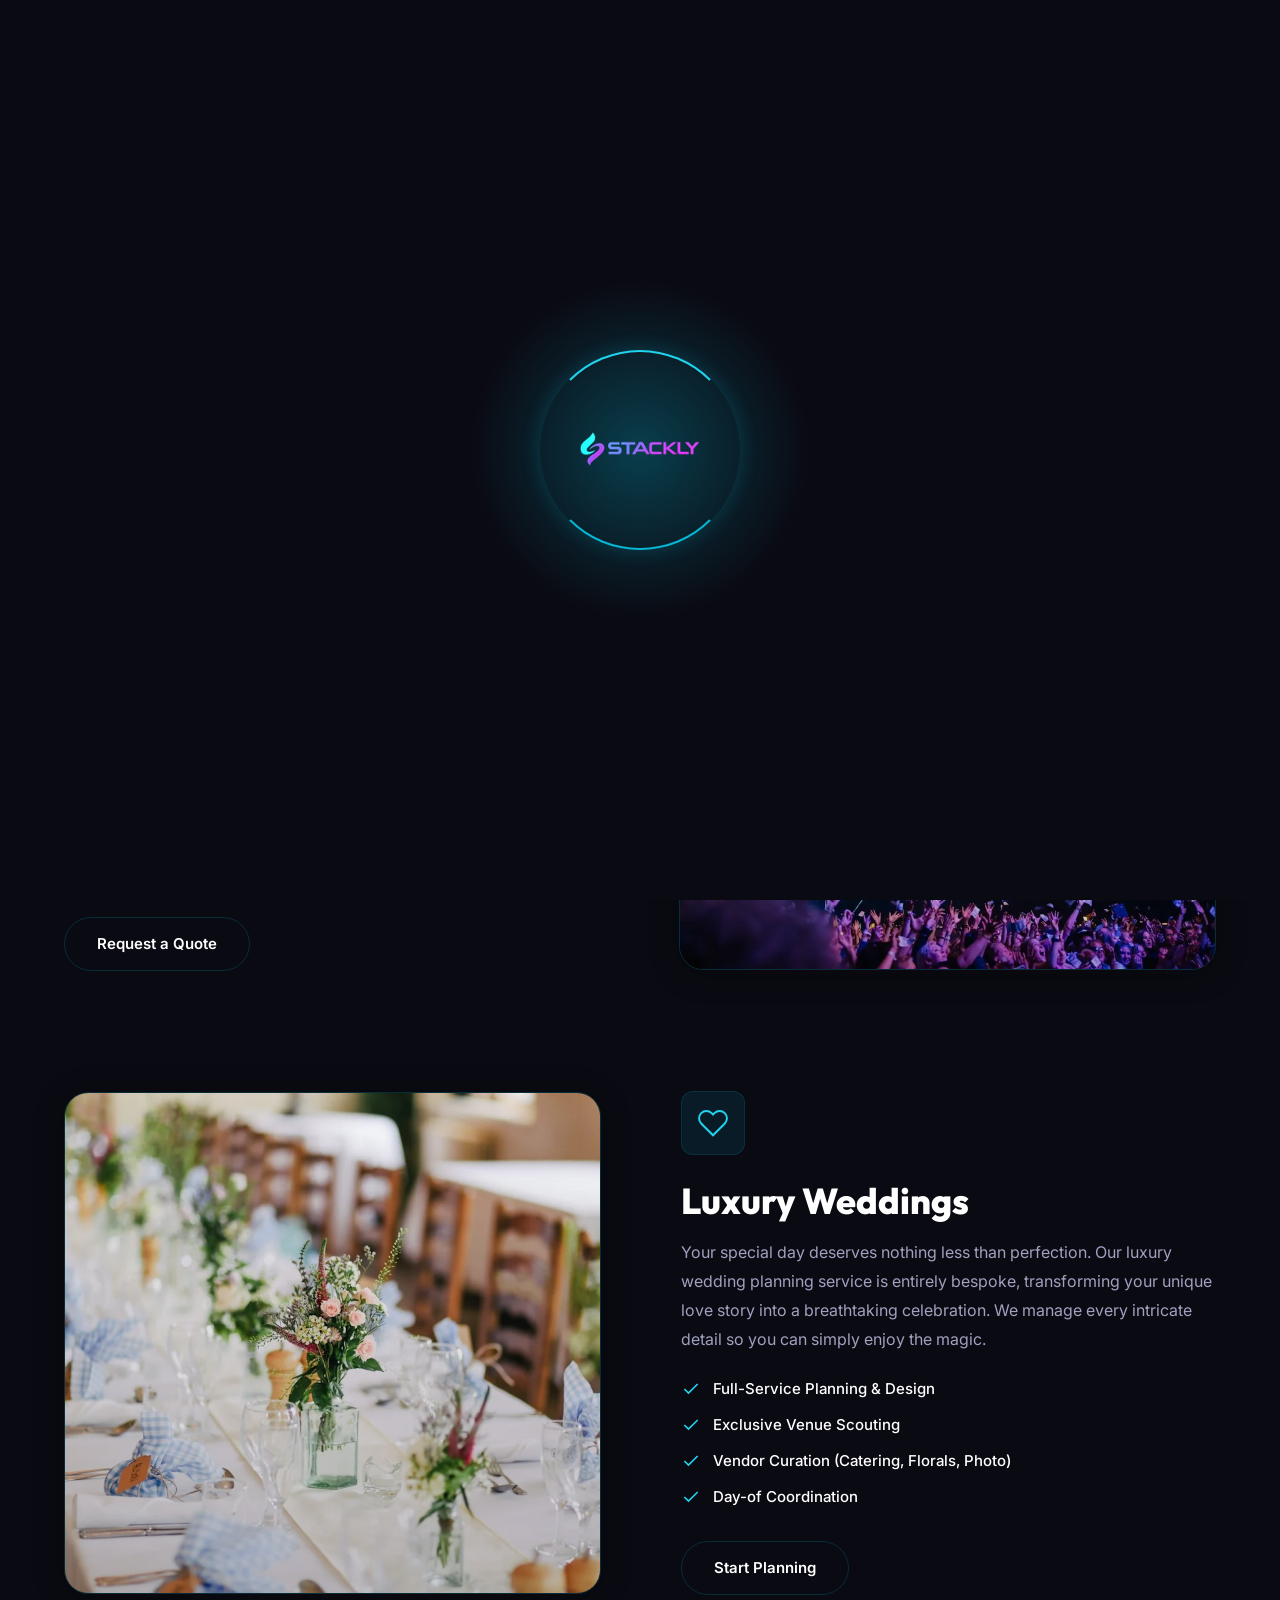
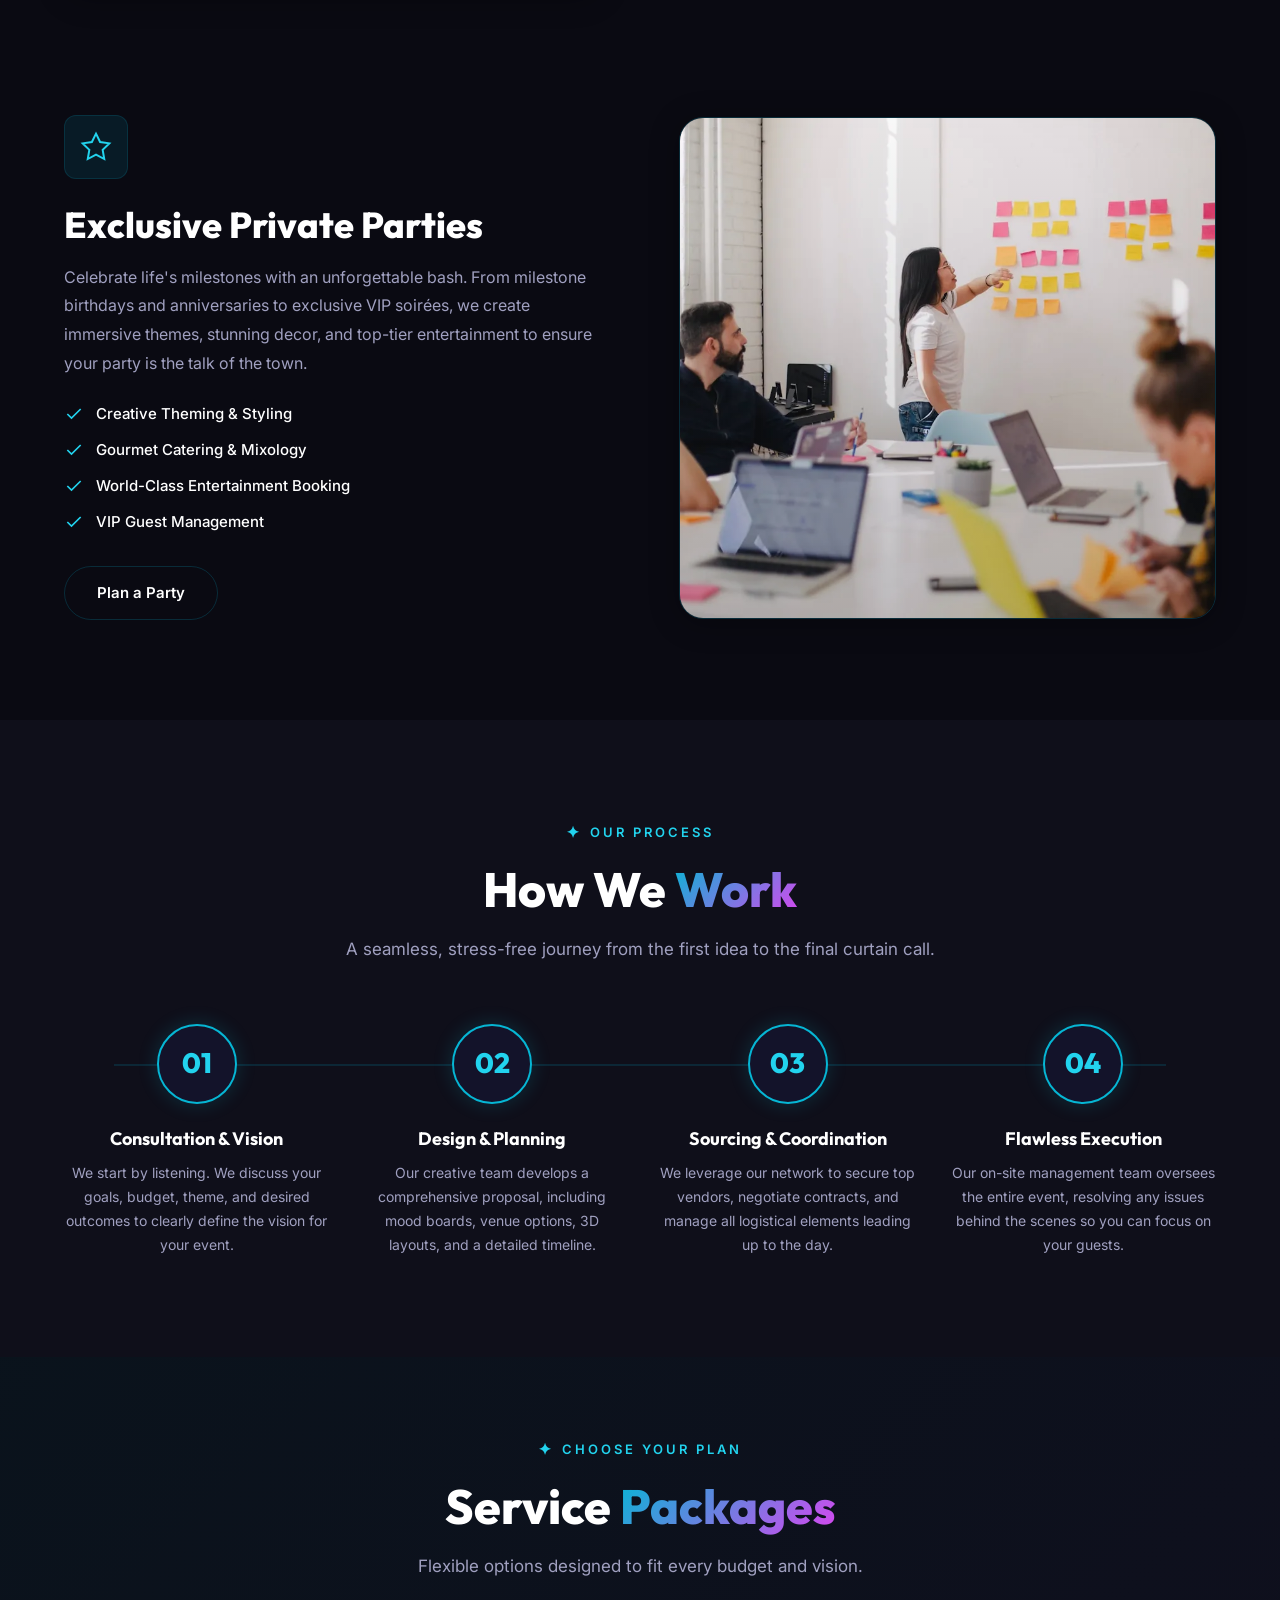
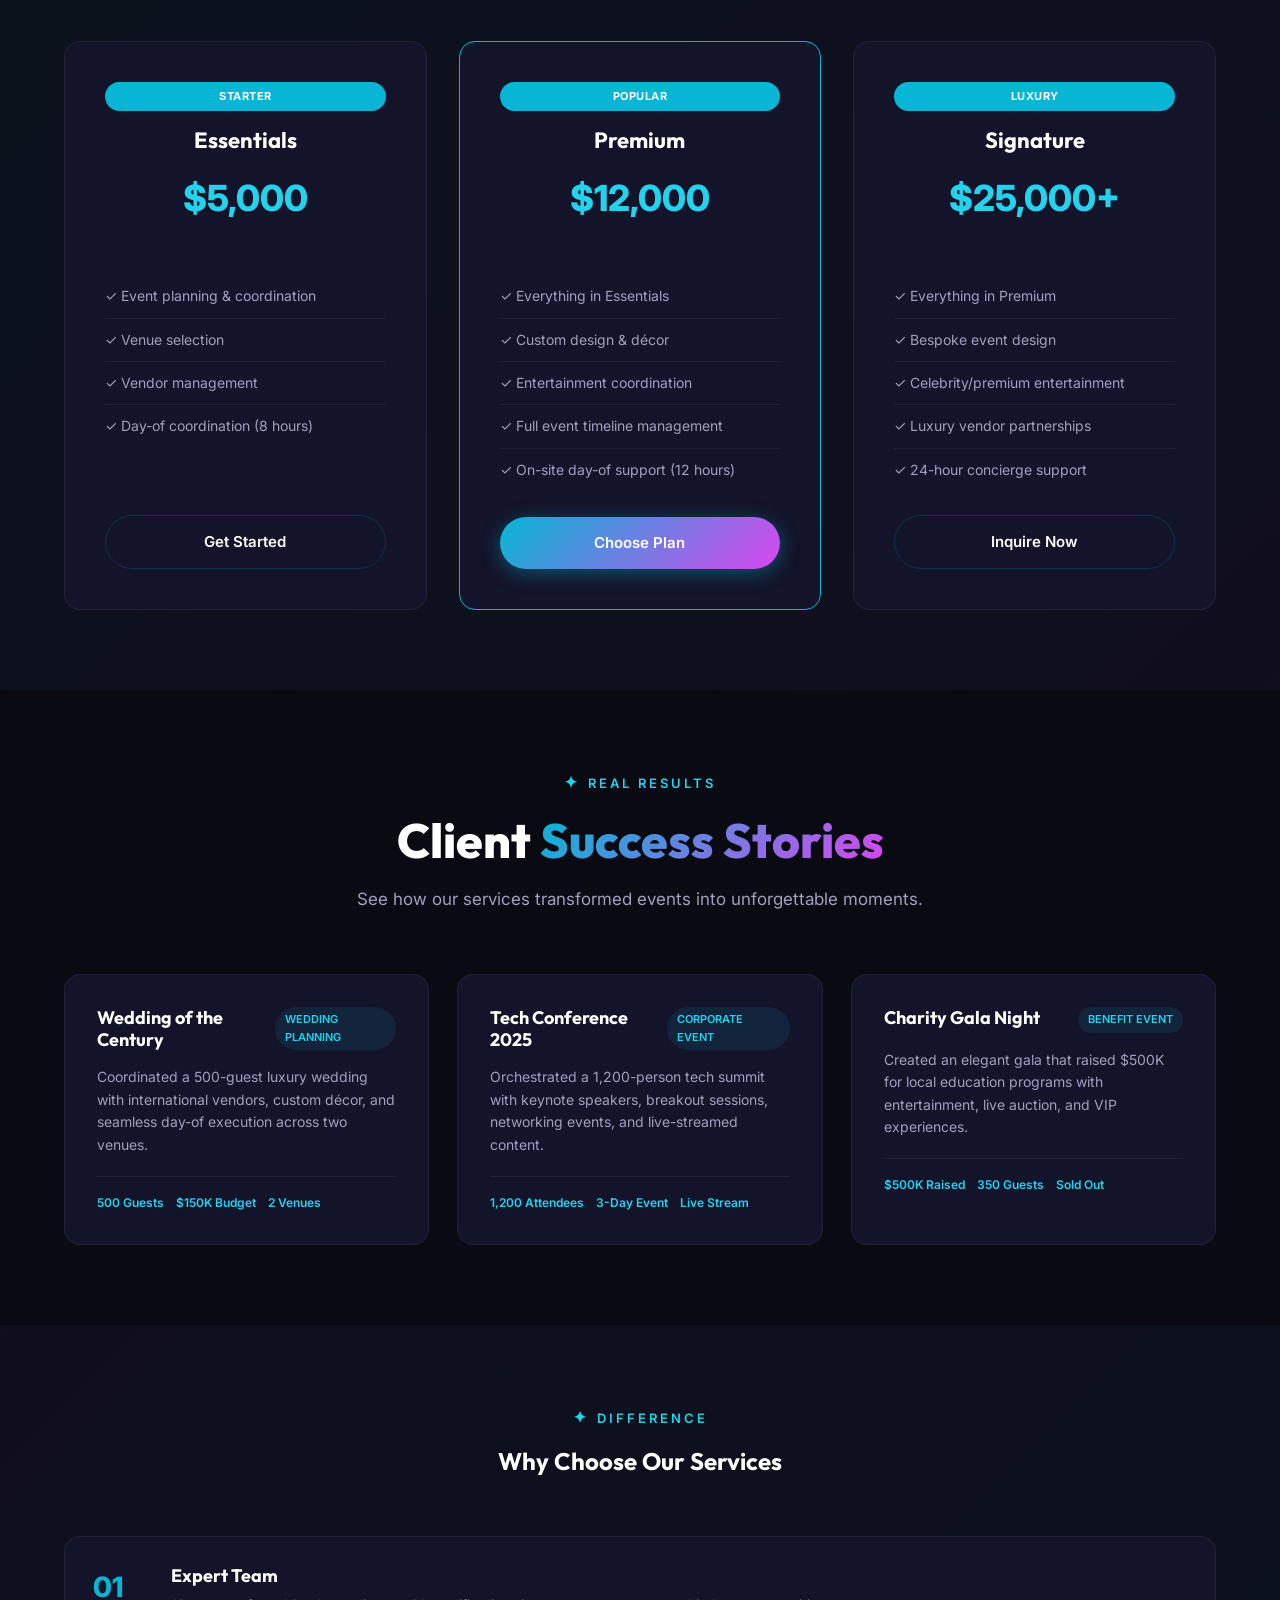
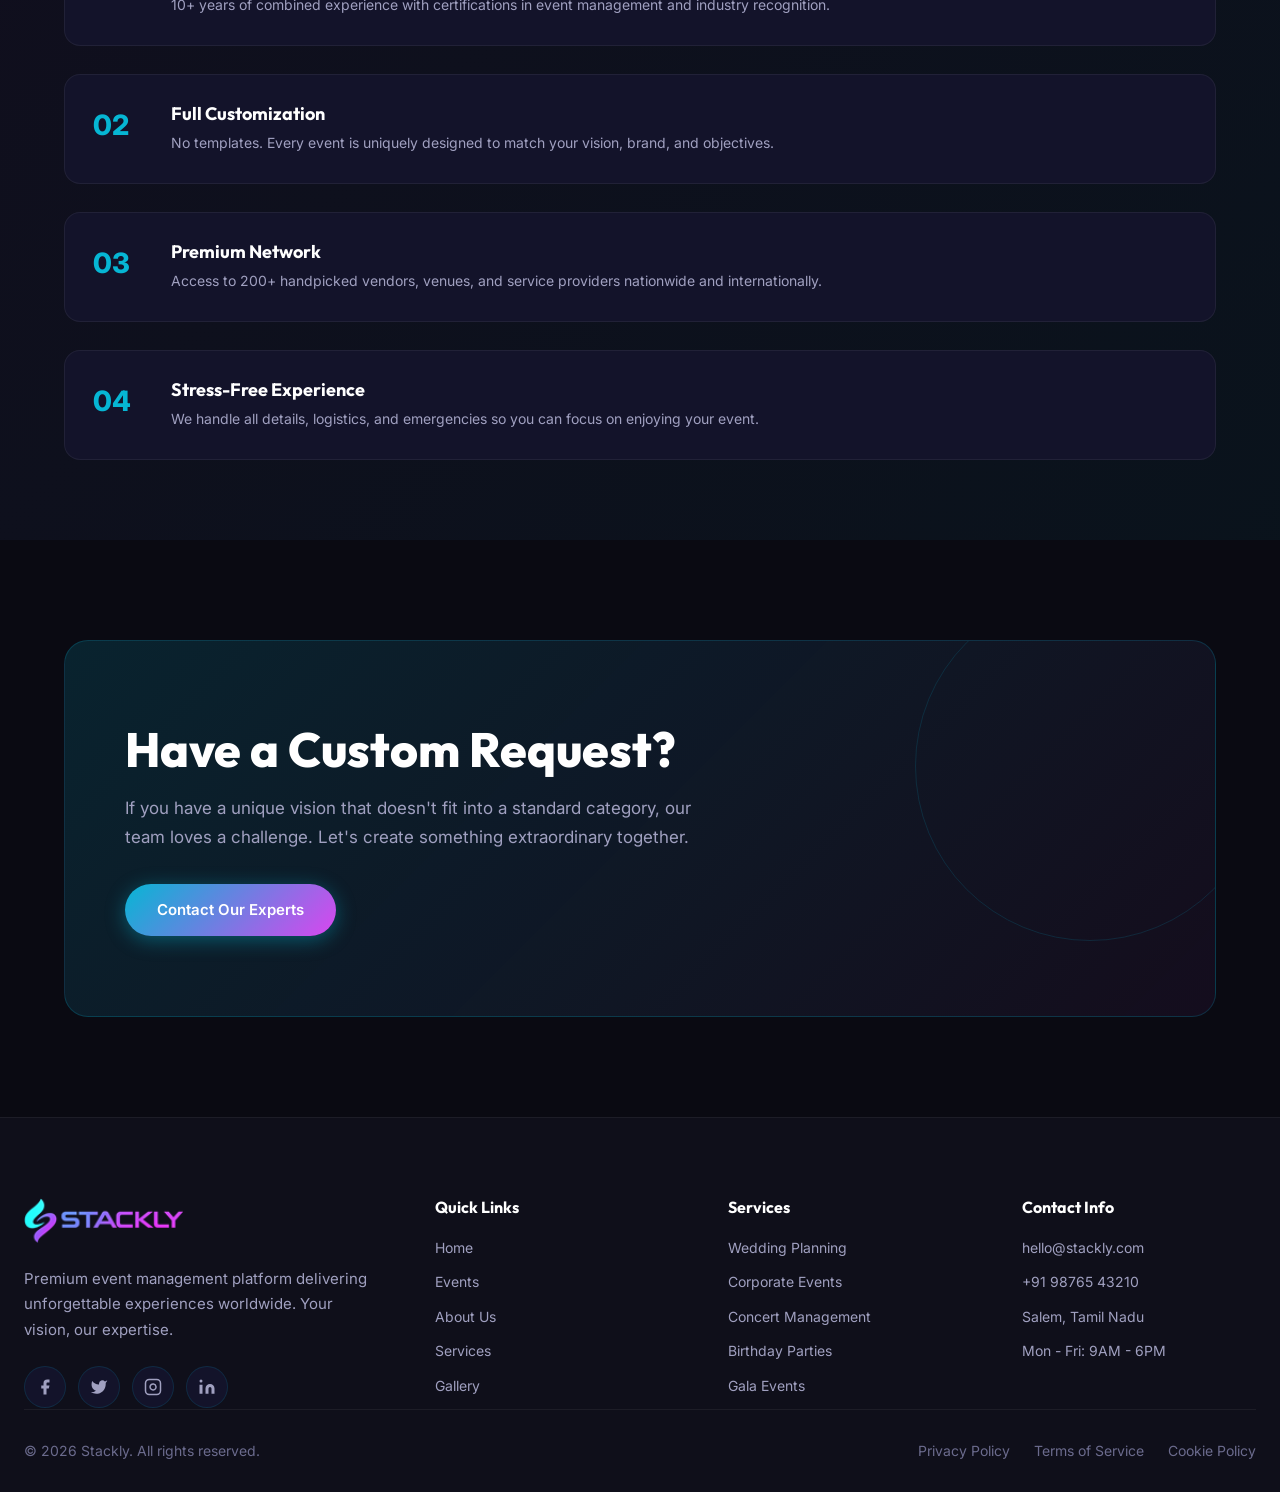
<file: services.html>
<!DOCTYPE html>
<html lang="en">
<head>
  <meta charset="UTF-8">
  <meta name="viewport" content="width=device-width, initial-scale=1.0">
  <meta name="description" content="Discover Stackly's premium event services including wedding planning, corporate events, and private parties.">
  <title>Services — Stackly</title>
  <link rel="stylesheet" href="css/common.css">
  <link rel="stylesheet" href="css/services.css">
  <link rel="icon" type="image/webp" href="assets/logo.webp">
</head>
<body>
  <!-- ======== PRELOADER ======== -->
  <div id="preloader">
    <img src="assets/logo.webp" alt="Stackly Logo">
  </div>


  <!-- ======== NAVBAR ======== -->
  <nav class="navbar" id="navbar">
    <div class="nav-container">
      <a href="index.html" class="nav-logo">
        <img src="assets/logo.webp" alt="Stackly Logo" class="logo-img"></a>
      <div class="nav-links" id="navLinks">
        <a href="index.html">Home</a>
        <a href="events.html">Events</a>
        <a href="about.html">About</a>
        <a href="services.html" class="active">Services</a>
        <a href="gallery.html">Gallery</a>
        <a href="contact.html">Contact</a>
        <a href="login.html" class="mobile-login">Login</a>
      </div>
      <div class="nav-right">
        <a href="login.html" class="btn-login">
          <svg viewBox="0 0 24 24" fill="none" stroke="currentColor" stroke-width="2"><path d="M20 21v-2a4 4 0 0 0-4-4H8a4 4 0 0 0-4 4v2"/><circle cx="12" cy="7" r="4"/></svg>
          Login
        </a>
        <button class="menu-toggle" id="menuToggle" aria-label="Toggle menu"><span></span><span></span><span></span></button>
      </div>
    </div>
  </nav>
  <div class="nav-overlay" id="navOverlay"></div>

  <!-- ======== PAGE HERO ======== -->
  <section class="page-hero">
    <div class="container">
      <span class="section-label"><span class="star">✦</span> WHAT WE DO</span>
      <h1 class="section-title">Our Premium <span>Services</span></h1>
      <p class="section-subtitle" style="margin: 0 auto;">From conceptualization to flawless execution, we offer comprehensive event management solutions tailored to your unique needs.</p>
      <div class="breadcrumb">
        <a href="index.html">Home</a>
        <span class="separator">/</span>
        <span>Services</span>
      </div>
    </div>
  </section>

  <!-- ======== SERVICES LISTING ======== -->
  <section class="section services-page-section">
    <div class="container">
      
      <!-- Service 1: Corporate Events -->
      <div class="service-block animate-on-scroll">
        <div class="service-content">
          <div class="service-icon">
            <svg width="32" height="32" viewBox="0 0 24 24" fill="none" stroke="currentColor" stroke-width="1.5">
              <rect x="2" y="7" width="20" height="14" rx="2" ry="2"/>
              <path d="M16 21V5a2 2 0 0 0-2-2h-4a2 2 0 0 0-2 2v16"/>
            </svg>
          </div>
          <h2>Corporate Events & Galas</h2>
          <p>Elevate your brand with sophisticated corporate events. Whether it's an annual gala, a high-stakes product launch, or an executive retreat, we handle everything from venue sourcing and logistics to cutting-edge AV production and VIP management.</p>
          <ul class="service-features">
            <li><svg viewBox="0 0 24 24" fill="none" stroke="currentColor" stroke-width="2"><polyline points="20 6 9 17 4 12"/></svg> Brand Integration & Strategy</li>
            <li><svg viewBox="0 0 24 24" fill="none" stroke="currentColor" stroke-width="2"><polyline points="20 6 9 17 4 12"/></svg> Keynote Speaker Coordination</li>
            <li><svg viewBox="0 0 24 24" fill="none" stroke="currentColor" stroke-width="2"><polyline points="20 6 9 17 4 12"/></svg> Advanced AV & Stage Design</li>
            <li><svg viewBox="0 0 24 24" fill="none" stroke="currentColor" stroke-width="2"><polyline points="20 6 9 17 4 12"/></svg> Comprehensive Attendee Management</li>
          </ul>
          <a href="contact.html" class="btn-secondary">Request a Quote</a>
        </div>
        <div class="service-image">
          <img src="assets/event-daytime-12.webp" alt="Corporate Event Setup">
        </div>
      </div>

      <!-- Service 2: Weddings -->
      <div class="service-block reverse animate-on-scroll">
        <div class="service-content">
          <div class="service-icon">
            <svg width="32" height="32" viewBox="0 0 24 24" fill="none" stroke="currentColor" stroke-width="1.5">
              <path d="M20.84 4.61a5.5 5.5 0 0 0-7.78 0L12 5.67l-1.06-1.06a5.5 5.5 0 0 0-7.78 7.78l1.06 1.06L12 21.23l7.78-7.78 1.06-1.06a5.5 5.5 0 0 0 0-7.78z"/>
            </svg>
          </div>
          <h2>Luxury Weddings</h2>
          <p>Your special day deserves nothing less than perfection. Our luxury wedding planning service is entirely bespoke, transforming your unique love story into a breathtaking celebration. We manage every intricate detail so you can simply enjoy the magic.</p>
          <ul class="service-features">
            <li><svg viewBox="0 0 24 24" fill="none" stroke="currentColor" stroke-width="2"><polyline points="20 6 9 17 4 12"/></svg> Full-Service Planning & Design</li>
            <li><svg viewBox="0 0 24 24" fill="none" stroke="currentColor" stroke-width="2"><polyline points="20 6 9 17 4 12"/></svg> Exclusive Venue Scouting</li>
            <li><svg viewBox="0 0 24 24" fill="none" stroke="currentColor" stroke-width="2"><polyline points="20 6 9 17 4 12"/></svg> Vendor Curation (Catering, Florals, Photo)</li>
            <li><svg viewBox="0 0 24 24" fill="none" stroke="currentColor" stroke-width="2"><polyline points="20 6 9 17 4 12"/></svg> Day-of Coordination</li>
          </ul>
          <a href="contact.html" class="btn-secondary">Start Planning</a>
        </div>
        <div class="service-image">
          <img src="assets/event-daytime-13.webp" alt="Luxury Wedding Decor">
        </div>
      </div>

      <!-- Service 3: Private Parties -->
      <div class="service-block animate-on-scroll">
        <div class="service-content">
          <div class="service-icon">
            <svg width="32" height="32" viewBox="0 0 24 24" fill="none" stroke="currentColor" stroke-width="1.5">
              <polygon points="12 2 15.09 8.26 22 9.27 17 14.14 18.18 21.02 12 17.77 5.82 21.02 7 14.14 2 9.27 8.91 8.26 12 2"/>
            </svg>
          </div>
          <h2>Exclusive Private Parties</h2>
          <p>Celebrate life's milestones with an unforgettable bash. From milestone birthdays and anniversaries to exclusive VIP soirées, we create immersive themes, stunning decor, and top-tier entertainment to ensure your party is the talk of the town.</p>
          <ul class="service-features">
            <li><svg viewBox="0 0 24 24" fill="none" stroke="currentColor" stroke-width="2"><polyline points="20 6 9 17 4 12"/></svg> Creative Theming & Styling</li>
            <li><svg viewBox="0 0 24 24" fill="none" stroke="currentColor" stroke-width="2"><polyline points="20 6 9 17 4 12"/></svg> Gourmet Catering & Mixology</li>
            <li><svg viewBox="0 0 24 24" fill="none" stroke="currentColor" stroke-width="2"><polyline points="20 6 9 17 4 12"/></svg> World-Class Entertainment Booking</li>
            <li><svg viewBox="0 0 24 24" fill="none" stroke="currentColor" stroke-width="2"><polyline points="20 6 9 17 4 12"/></svg> VIP Guest Management</li>
          </ul>
          <a href="contact.html" class="btn-secondary">Plan a Party</a>
        </div>
        <div class="service-image">
          <img src="assets/event-daytime-14.webp" alt="Private Party with DJ">
        </div>
      </div>

    </div>
  </section>

  <!-- ======== HOW WE WORK ======== -->
  <section class="section process-section">
    <div class="container">
      <div class="section-header">
        <span class="section-label"><span class="star">✦</span> OUR PROCESS</span>
        <h2 class="section-title">How We <span>Work</span></h2>
        <p class="section-subtitle">A seamless, stress-free journey from the first idea to the final curtain call.</p>
      </div>

      <div class="process-steps">
        <div class="process-step animate-on-scroll">
          <div class="step-number">01</div>
          <h3>Consultation & Vision</h3>
          <p>We start by listening. We discuss your goals, budget, theme, and desired outcomes to clearly define the vision for your event.</p>
        </div>
        <div class="process-step animate-on-scroll">
          <div class="step-number">02</div>
          <h3>Design & Planning</h3>
          <p>Our creative team develops a comprehensive proposal, including mood boards, venue options, 3D layouts, and a detailed timeline.</p>
        </div>
        <div class="process-step animate-on-scroll">
          <div class="step-number">03</div>
          <h3>Sourcing & Coordination</h3>
          <p>We leverage our network to secure top vendors, negotiate contracts, and manage all logistical elements leading up to the day.</p>
        </div>
        <div class="process-step animate-on-scroll">
          <div class="step-number">04</div>
          <h3>Flawless Execution</h3>
          <p>Our on-site management team oversees the entire event, resolving any issues behind the scenes so you can focus on your guests.</p>
        </div>
      </div>
    </div>
  </section>

  <!-- ======== SERVICE PACKAGES ======== -->
  <section class="section packages-section">
    <div class="container">
      <div class="section-header">
        <span class="section-label"><span class="star">✦</span> CHOOSE YOUR PLAN</span>
        <h2 class="section-title">Service <span>Packages</span></h2>
        <p class="section-subtitle">Flexible options designed to fit every budget and vision.</p>
      </div>
      <div class="packages-grid">
        <div class="package-card animate-on-scroll">
          <div class="package-badge">STARTER</div>
          <h3>Essentials</h3>
          <div class="package-price">$5,000</div>
          <ul class="package-features">
            <li>✓ Event planning & coordination</li>
            <li>✓ Venue selection</li>
            <li>✓ Vendor management</li>
            <li>✓ Day-of coordination (8 hours)</li>
          </ul>
          <a href="contact.html" class="btn-secondary">Get Started</a>
        </div>
        <div class="package-card featured animate-on-scroll">
          <div class="package-badge">POPULAR</div>
          <h3>Premium</h3>
          <div class="package-price">$12,000</div>
          <ul class="package-features">
            <li>✓ Everything in Essentials</li>
            <li>✓ Custom design & décor</li>
            <li>✓ Entertainment coordination</li>
            <li>✓ Full event timeline management</li>
            <li>✓ On-site day-of support (12 hours)</li>
          </ul>
          <a href="contact.html" class="btn-primary">Choose Plan</a>
        </div>
        <div class="package-card animate-on-scroll">
          <div class="package-badge">LUXURY</div>
          <h3>Signature</h3>
          <div class="package-price">$25,000+</div>
          <ul class="package-features">
            <li>✓ Everything in Premium</li>
            <li>✓ Bespoke event design</li>
            <li>✓ Celebrity/premium entertainment</li>
            <li>✓ Luxury vendor partnerships</li>
            <li>✓ 24-hour concierge support</li>
          </ul>
          <a href="contact.html" class="btn-secondary">Inquire Now</a>
        </div>
      </div>
    </div>
  </section>

  <!-- ======== SUCCESS STORIES ======== -->
  <section class="section success-stories-section">
    <div class="container">
      <div class="section-header">
        <span class="section-label"><span class="star">✦</span> REAL RESULTS</span>
        <h2 class="section-title">Client <span>Success Stories</span></h2>
        <p class="section-subtitle">See how our services transformed events into unforgettable moments.</p>
      </div>
      <div class="stories-grid">
        <div class="story-card animate-on-scroll">
          <div class="story-header">
            <h4>Wedding of the Century</h4>
            <span class="story-tag">Wedding Planning</span>
          </div>
          <p class="story-description">Coordinated a 500-guest luxury wedding with international vendors, custom décor, and seamless day-of execution across two venues.</p>
          <div class="story-metrics">
            <span>500 Guests</span>
            <span>$150K Budget</span>
            <span>2 Venues</span>
          </div>
        </div>
        <div class="story-card animate-on-scroll">
          <div class="story-header">
            <h4>Tech Conference 2025</h4>
            <span class="story-tag">Corporate Event</span>
          </div>
          <p class="story-description">Orchestrated a 1,200-person tech summit with keynote speakers, breakout sessions, networking events, and live-streamed content.</p>
          <div class="story-metrics">
            <span>1,200 Attendees</span>
            <span>3-Day Event</span>
            <span>Live Stream</span>
          </div>
        </div>
        <div class="story-card animate-on-scroll">
          <div class="story-header">
            <h4>Charity Gala Night</h4>
            <span class="story-tag">Benefit Event</span>
          </div>
          <p class="story-description">Created an elegant gala that raised $500K for local education programs with entertainment, live auction, and VIP experiences.</p>
          <div class="story-metrics">
            <span>$500K Raised</span>
            <span>350 Guests</span>
            <span>Sold Out</span>
          </div>
        </div>
      </div>
    </div>
  </section>

  <!-- ======== WHY CHOOSE US ======== -->
  <section class="section why-choose-section">
    <div class="container">
      <div class="section-header">
        <span class="section-label"><span class="star">✦</span> DIFFERENCE</span>
        <h2 class="section-title\">Why Choose Our <span>Services</span></h2>
      </div>
      <div class="why-choose-list">
        <div class="why-item animate-on-scroll">
          <div class="why-number">01</div>
          <div class="why-content">
            <h4>Expert Team</h4>
            <p>10+ years of combined experience with certifications in event management and industry recognition.</p>
          </div>
        </div>
        <div class="why-item animate-on-scroll">
          <div class="why-number">02</div>
          <div class="why-content">
            <h4>Full Customization</h4>
            <p>No templates. Every event is uniquely designed to match your vision, brand, and objectives.</p>
          </div>
        </div>
        <div class="why-item animate-on-scroll">
          <div class="why-number">03</div>
          <div class="why-content">
            <h4>Premium Network</h4>
            <p>Access to 200+ handpicked vendors, venues, and service providers nationwide and internationally.</p>
          </div>
        </div>
        <div class="why-item animate-on-scroll">
          <div class="why-number">04</div>
          <div class="why-content">
            <h4>Stress-Free Experience</h4>
            <p>We handle all details, logistics, and emergencies so you can focus on enjoying your event.</p>
          </div>
        </div>
      </div>
    </div>
  </section>

  <!-- ======== CTA ======== -->
  <section class="cta-section">
    <div class="container">
      <div class="cta-card">
        <div class="cta-content">
          <h2 class="section-title">Have a Custom Request?</h2>
          <p class="section-subtitle">If you have a unique vision that doesn't fit into a standard category, our team loves a challenge. Let's create something extraordinary together.</p>
          <a href="contact.html" class="btn-primary">Contact Our Experts</a>
        </div>
        <div class="cta-decoration">
          <div class="cta-circle"></div>
        </div>
      </div>
    </div>
  </section>

  <!-- ======== FOOTER ======== -->
  <footer class="footer">
    <div class="container">
      <div class="footer-grid">
        <div class="footer-brand">
          <a href="index.html" class="nav-logo">
            <img src="assets/logo.webp" alt="Stackly Logo" class="logo-img"></a>
          <p>Premium event management platform delivering unforgettable experiences worldwide. Your vision, our expertise.</p>
          <div class="footer-socials">
            <a href="404.html" aria-label="Facebook">
              <svg width="18" height="18" viewBox="0 0 24 24" fill="currentColor"><path d="M18 2h-3a5 5 0 0 0-5 5v3H7v4h3v8h4v-8h3l1-4h-4V7a1 1 0 0 1 1-1h3z"/></svg>
            </a>
            <a href="404.html" aria-label="Twitter">
              <svg width="18" height="18" viewBox="0 0 24 24" fill="currentColor"><path d="M23 3a10.9 10.9 0 0 1-3.14 1.53 4.48 4.48 0 0 0-7.86 3v1A10.66 10.66 0 0 1 3 4s-4 9 5 13a11.64 11.64 0 0 1-7 2c9 5 20 0 20-11.5a4.5 4.5 0 0 0-.08-.83A7.72 7.72 0 0 0 23 3z"/></svg>
            </a>
            <a href="404.html" aria-label="Instagram">
              <svg width="18" height="18" viewBox="0 0 24 24" fill="none" stroke="currentColor" stroke-width="2"><rect x="2" y="2" width="20" height="20" rx="5" ry="5"/><path d="M16 11.37A4 4 0 1 1 12.63 8 4 4 0 0 1 16 11.37z"/><line x1="17.5" y1="6.5" x2="17.51" y2="6.5"/></svg>
            </a>
            <a href="404.html" aria-label="LinkedIn">
              <svg width="18" height="18" viewBox="0 0 24 24" fill="currentColor"><path d="M16 8a6 6 0 0 1 6 6v7h-4v-7a2 2 0 0 0-2-2 2 2 0 0 0-2 2v7h-4v-7a6 6 0 0 1 6-6z"/><rect x="2" y="9" width="4" height="12"/><circle cx="4" cy="4" r="2"/></svg>
            </a>
          </div>
        </div>
        <div class="footer-column">
          <h4>Quick Links</h4>
          <ul>
            <li><a href="index.html">Home</a></li>
            <li><a href="events.html">Events</a></li>
            <li><a href="about.html">About Us</a></li>
            <li><a href="services.html">Services</a></li>
            <li><a href="gallery.html">Gallery</a></li>
          </ul>
        </div>
        <div class="footer-column">
          <h4>Services</h4>
          <ul>
            <li><a href="services.html">Wedding Planning</a></li>
            <li><a href="services.html">Corporate Events</a></li>
            <li><a href="services.html">Concert Management</a></li>
            <li><a href="services.html">Birthday Parties</a></li>
            <li><a href="services.html">Gala Events</a></li>
          </ul>
        </div>
        <div class="footer-column">
          <h4>Contact Info</h4>
          <ul>
            <li>hello@stackly.com</li>
            <li>+91 98765 43210</li>
            <li>Salem, Tamil Nadu</li>
            <li>Mon - Fri: 9AM - 6PM</li>
          </ul>
        </div>
      </div>
      <div class="footer-bottom">
        <p>&copy; 2026 Stackly. All rights reserved.</p>
        <div class="footer-bottom-links">
          <a href="404.html">Privacy Policy</a>
          <a href="404.html">Terms of Service</a>
          <a href="404.html">Cookie Policy</a>
        </div>
      </div>
    </div>
  </footer>

  <button class="back-to-top" id="backToTop" aria-label="Back to top">
    <svg width="20" height="20" viewBox="0 0 24 24" fill="none" stroke="currentColor" stroke-width="2.5"><polyline points="18 15 12 9 6 15"/></svg>
  </button>

  <script src="js/script.js"></script>
</body>
</html>
</file>
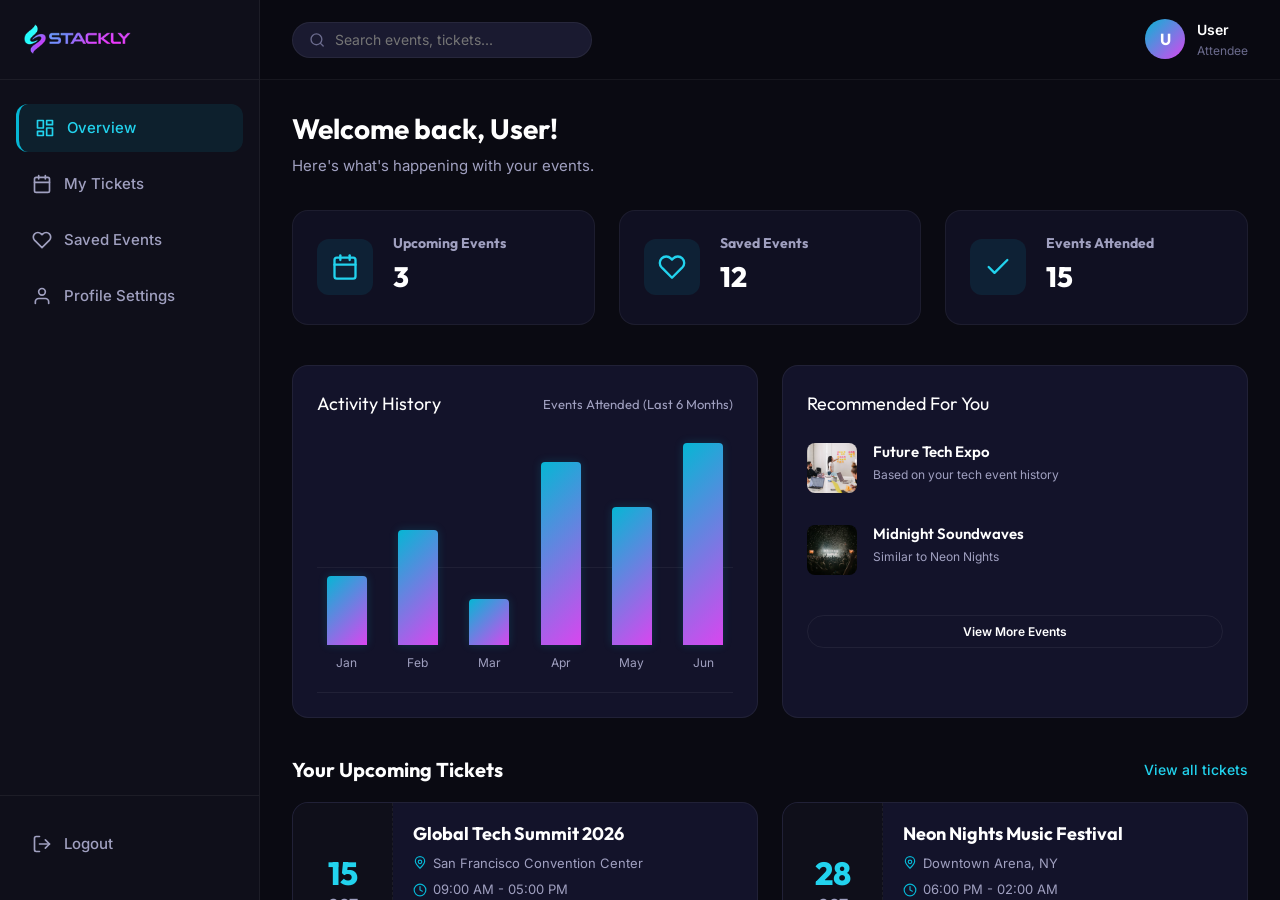
<file: userdashboard.html>
<!DOCTYPE html>
<html lang="en">
<head>
  <meta charset="UTF-8">
  <meta name="viewport" content="width=device-width, initial-scale=1.0">
  <title>User Dashboard | Stackly</title>
  <link rel="stylesheet" href="css/common.css">
  <link rel="stylesheet" href="css/userdashboard.css">
  <link rel="icon" type="image/webp" href="assets/logo.webp">
</head>
<body class="dashboard-body">

  <!-- Sidebar -->
  <aside class="sidebar" id="sidebar">
    <div class="sidebar-header">
      <a href="index.html" class="sidebar-logo">
        <img src="assets/logo.webp" alt="Stackly Logo" class="logo-img">
      </a>
      <button class="sidebar-close-btn" id="sidebarClose">
        <svg viewBox="0 0 24 24" fill="none" stroke="currentColor" stroke-width="2"><line x1="18" y1="6" x2="6" y2="18"/><line x1="6" y1="6" x2="18" y2="18"/></svg>
      </button>
    </div>
    
    <nav class="sidebar-nav">
      <a href="#" class="nav-item active" data-target="overview">
        <svg viewBox="0 0 24 24" fill="none" stroke="currentColor" stroke-width="2" stroke-linecap="round" stroke-linejoin="round"><rect x="3" y="3" width="7" height="9"/><rect x="14" y="3" width="7" height="5"/><rect x="14" y="12" width="7" height="9"/><rect x="3" y="16" width="7" height="5"/></svg>
        Overview
      </a>
      <a href="#" class="nav-item" data-target="tickets">
        <svg viewBox="0 0 24 24" fill="none" stroke="currentColor" stroke-width="2" stroke-linecap="round" stroke-linejoin="round"><rect x="3" y="4" width="18" height="18" rx="2" ry="2"/><line x1="16" y1="2" x2="16" y2="6"/><line x1="8" y1="2" x2="8" y2="6"/><line x1="3" y1="10" x2="21" y2="10"/></svg>
        My Tickets
      </a>
      <a href="#" class="nav-item" data-target="saved">
        <svg viewBox="0 0 24 24" fill="none" stroke="currentColor" stroke-width="2" stroke-linecap="round" stroke-linejoin="round"><path d="M20.84 4.61a5.5 5.5 0 0 0-7.78 0L12 5.67l-1.06-1.06a5.5 5.5 0 0 0-7.78 7.78l1.06 1.06L12 21.23l7.78-7.78 1.06-1.06a5.5 5.5 0 0 0 0-7.78z"/></svg>
        Saved Events
      </a>
      <a href="#" class="nav-item" data-target="settings">
        <svg viewBox="0 0 24 24" fill="none" stroke="currentColor" stroke-width="2" stroke-linecap="round" stroke-linejoin="round"><path d="M20 21v-2a4 4 0 0 0-4-4H8a4 4 0 0 0-4 4v2"/><circle cx="12" cy="7" r="4"/></svg>
        Profile Settings
      </a>
    </nav>
    
    <div class="sidebar-footer">
      <a href="login.html" class="nav-item">
        <svg viewBox="0 0 24 24" fill="none" stroke="currentColor" stroke-width="2" stroke-linecap="round" stroke-linejoin="round"><path d="M9 21H5a2 2 0 0 1-2-2V5a2 2 0 0 1 2-2h4"/><polyline points="16 17 21 12 16 7"/><line x1="21" y1="12" x2="9" y2="12"/></svg>
        Logout
      </a>
    </div>
  </aside>

  <!-- Sidebar Overlay -->
  <div class="sidebar-overlay" id="sidebarOverlay"></div>

  <!-- Main Content -->
  <main class="main-content">
    
    <!-- Topbar -->
    <header class="topbar">
      <div class="topbar-left">
        <button class="menu-toggle-btn" id="menuToggle">
          <svg viewBox="0 0 24 24" fill="none" stroke="currentColor" stroke-width="2"><line x1="3" y1="12" x2="21" y2="12"/><line x1="3" y1="6" x2="21" y2="6"/><line x1="3" y1="18" x2="21" y2="18"/></svg>
        </button>
        <div class="search-box">
          <svg viewBox="0 0 24 24" fill="none" stroke="currentColor" stroke-width="2" stroke-linecap="round" stroke-linejoin="round"><circle cx="11" cy="11" r="8"/><line x1="21" y1="21" x2="16.65" y2="16.65"/></svg>
          <input type="text" placeholder="Search events, tickets...">
        </div>
      </div>
      
      <div class="topbar-right">
        <div class="user-profile">
          <div class="avatar" id="userAvatar">U</div>
          <div class="user-info">
            <span class="user-name" id="userNameDisplay">User</span>
            <span class="user-role">Attendee</span>
          </div>
        </div>
      </div>
    </header>

    <!-- Dashboard Area -->
    <div class="dashboard-area">
      <!-- Overview Tab -->
      <div id="overview" class="tab-content active">
        <div class="dashboard-header">
          <h1 class="dashboard-title">Welcome back, <span id="displayName">User</span>!</h1>
          <p class="dashboard-subtitle">Here's what's happening with your events.</p>
        </div>

        <!-- Stats -->
      <div class="stats-grid animate-entry delay-1">
        <div class="stat-card">
          <div class="stat-icon">
            <svg viewBox="0 0 24 24" fill="none" stroke="currentColor" stroke-width="2" stroke-linecap="round" stroke-linejoin="round"><rect x="3" y="4" width="18" height="18" rx="2" ry="2"/><line x1="16" y1="2" x2="16" y2="6"/><line x1="8" y1="2" x2="8" y2="6"/><line x1="3" y1="10" x2="21" y2="10"/></svg>
          </div>
          <div class="stat-details">
            <h4>Upcoming Events</h4>
            <div class="value">3</div>
          </div>
        </div>
        <div class="stat-card">
          <div class="stat-icon">
            <svg viewBox="0 0 24 24" fill="none" stroke="currentColor" stroke-width="2" stroke-linecap="round" stroke-linejoin="round"><path d="M20.84 4.61a5.5 5.5 0 0 0-7.78 0L12 5.67l-1.06-1.06a5.5 5.5 0 0 0-7.78 7.78l1.06 1.06L12 21.23l7.78-7.78 1.06-1.06a5.5 5.5 0 0 0 0-7.78z"/></svg>
          </div>
          <div class="stat-details">
            <h4>Saved Events</h4>
            <div class="value">12</div>
          </div>
        </div>
        <div class="stat-card">
          <div class="stat-icon">
            <svg viewBox="0 0 24 24" fill="none" stroke="currentColor" stroke-width="2" stroke-linecap="round" stroke-linejoin="round"><polyline points="20 6 9 17 4 12"/></svg>
          </div>
          <div class="stat-details">
            <h4>Events Attended</h4>
            <div class="value">15</div>
          </div>
        </div>
      </div>

      <!-- Graph & Recommendations Row -->
      <div class="dashboard-row animate-entry delay-2">
        <!-- Activity Graph -->
        <div class="dashboard-card col-2">
          <div class="dashboard-card-title">
            <span>Activity History</span>
            <span style="font-size: 13px; color: var(--text-secondary); font-weight: normal;">Events Attended (Last 6 Months)</span>
          </div>
          <div class="bar-graph-container">
            <div class="bar-wrapper">
              <div class="bar" style="height: 30%;"></div>
              <span class="bar-label">Jan</span>
              <div class="bar-value-tooltip">2 Events</div>
            </div>
            <div class="bar-wrapper">
              <div class="bar" style="height: 50%;"></div>
              <span class="bar-label">Feb</span>
              <div class="bar-value-tooltip">3 Events</div>
            </div>
            <div class="bar-wrapper">
              <div class="bar" style="height: 20%;"></div>
              <span class="bar-label">Mar</span>
              <div class="bar-value-tooltip">1 Event</div>
            </div>
            <div class="bar-wrapper">
              <div class="bar" style="height: 80%;"></div>
              <span class="bar-label">Apr</span>
              <div class="bar-value-tooltip">5 Events</div>
            </div>
            <div class="bar-wrapper">
              <div class="bar" style="height: 60%;"></div>
              <span class="bar-label">May</span>
              <div class="bar-value-tooltip">4 Events</div>
            </div>
            <div class="bar-wrapper">
              <div class="bar" style="height: 100%;"></div>
              <span class="bar-label">Jun</span>
              <div class="bar-value-tooltip">6 Events</div>
            </div>
          </div>
        </div>

        <!-- Recommendations -->
        <div class="dashboard-card">
          <div class="dashboard-card-title">
            <span>Recommended For You</span>
          </div>
          <div style="display: flex; flex-direction: column; gap: 16px;">
            <div class="activity-item" style="padding-bottom: 0; border: none;">
              <img src="assets/tech-summit.webp" alt="Event" style="width: 50px; height: 50px; border-radius: 8px; object-fit: cover;">
              <div class="activity-details">
                <h5 style="margin-bottom: 4px;">Future Tech Expo</h5>
                <p style="font-size: 12px;">Based on your tech event history</p>
              </div>
            </div>
            <div class="activity-item" style="padding-bottom: 0; border: none;">
              <img src="assets/electronic-music.webp" alt="Event" style="width: 50px; height: 50px; border-radius: 8px; object-fit: cover;">
              <div class="activity-details">
                <h5 style="margin-bottom: 4px;">Midnight Soundwaves</h5>
                <p style="font-size: 12px;">Similar to Neon Nights</p>
              </div>
            </div>
            <a href="404.html" class="btn-outline" style="width: 100%; margin-top: 8px; display: block; text-align: center;">View More Events</a>
          </div>
        </div>
      </div>

        <!-- Registered Events -->
        <div class="section-wrapper animate-entry delay-3">
          <div class="section-header">
            <h3>Your Upcoming Tickets</h3>
            <a href="404.html" class="view-all">View all tickets</a>
          </div>
          
          <div class="events-grid">
            <!-- Ticket 1 -->
            <div class="ticket-card">
              <div class="ticket-date">
                <span class="day">15</span>
                <span class="month">Oct</span>
              </div>
              <div class="ticket-info">
                <h4>Global Tech Summit 2026</h4>
                <p>
                  <svg viewBox="0 0 24 24" fill="none" stroke="currentColor" stroke-width="2" stroke-linecap="round" stroke-linejoin="round"><circle cx="12" cy="10" r="3"/><path d="M12 21c-4.478-4.478-8-8.522-8-12a8 8 0 1 1 16 0c0 3.478-3.522 7.522-8 12z"/></svg>
                  San Francisco Convention Center
                </p>
                <p>
                  <svg viewBox="0 0 24 24" fill="none" stroke="currentColor" stroke-width="2" stroke-linecap="round" stroke-linejoin="round"><circle cx="12" cy="12" r="10"/><polyline points="12 6 12 12 16 14"/></svg>
                  09:00 AM - 05:00 PM
                </p>
                <div class="ticket-actions">
                  <a href="404.html" class="btn-outline">View Ticket</a>
                  <a href="404.html" class="btn-outline" style="border-color: rgba(255,255,255,0.1); color: var(--text-secondary);">Cancel</a>
                </div>
              </div>
            </div>
            
            <!-- Ticket 2 -->
            <div class="ticket-card">
              <div class="ticket-date">
                <span class="day">28</span>
                <span class="month">Oct</span>
              </div>
              <div class="ticket-info">
                <h4>Neon Nights Music Festival</h4>
                <p>
                  <svg viewBox="0 0 24 24" fill="none" stroke="currentColor" stroke-width="2" stroke-linecap="round" stroke-linejoin="round"><circle cx="12" cy="10" r="3"/><path d="M12 21c-4.478-4.478-8-8.522-8-12a8 8 0 1 1 16 0c0 3.478-3.522 7.522-8 12z"/></svg>
                  Downtown Arena, NY
                </p>
                <p>
                  <svg viewBox="0 0 24 24" fill="none" stroke="currentColor" stroke-width="2" stroke-linecap="round" stroke-linejoin="round"><circle cx="12" cy="12" r="10"/><polyline points="12 6 12 12 16 14"/></svg>
                  06:00 PM - 02:00 AM
                </p>
                <div class="ticket-actions">
                  <a href="404.html" class="btn-outline">View Ticket</a>
                  <a href="404.html" class="btn-outline" style="border-color: rgba(255,255,255,0.1); color: var(--text-secondary);">Cancel</a>
                </div>
              </div>
            </div>
          </div>
        </div>
        
        <!-- Recent Activity -->
      <div class="section-wrapper animate-entry delay-4">
        <div class="section-header">
          <h3>Recent Activity</h3>
        </div>
          <div class="activity-list">
            <div class="activity-item">
              <div class="activity-icon">
                <svg viewBox="0 0 24 24" fill="none" stroke="currentColor" stroke-width="2"><path d="M22 11.08V12a10.01 10.01 0 1 1-5.93-9.14"/><polyline points="22 4 12 14.01 9 11.01"/></svg>
              </div>
              <div class="activity-details">
                <h5>Ticket Confirmed</h5>
                <p>Your registration for Global Tech Summit 2026 was successful.</p>
                <div class="activity-time">2 days ago</div>
              </div>
            </div>
            <div class="activity-item">
              <div class="activity-icon">
                <svg viewBox="0 0 24 24" fill="none" stroke="currentColor" stroke-width="2"><path d="M20.84 4.61a5.5 5.5 0 0 0-7.78 0L12 5.67l-1.06-1.06a5.5 5.5 0 0 0-7.78 7.78l1.06 1.06L12 21.23l7.78-7.78 1.06-1.06a5.5 5.5 0 0 0 0-7.78z"/></svg>
              </div>
              <div class="activity-details">
                <h5>Event Saved</h5>
                <p>You saved Neon Nights Music Festival to your wishlist.</p>
                <div class="activity-time">1 week ago</div>
              </div>
            </div>
          </div>
        </div>
      </div>

      <!-- Tickets Tab -->
      <div id="tickets" class="tab-content" style="display: none;">
        <div class="dashboard-header">
          <h1 class="dashboard-title">My Tickets</h1>
          <p class="dashboard-subtitle">Manage all your upcoming and past event tickets.</p>
        </div>
        <div class="events-grid">
            <div class="ticket-card">
              <div class="ticket-date">
                <span class="day">15</span>
                <span class="month">Oct</span>
              </div>
              <div class="ticket-info">
                <h4>Global Tech Summit 2026</h4>
                <p><svg viewBox="0 0 24 24" fill="none" stroke="currentColor" stroke-width="2"><circle cx="12" cy="10" r="3"/><path d="M12 21c-4.478-4.478-8-8.522-8-12a8 8 0 1 1 16 0c0 3.478-3.522 7.522-8 12z"/></svg> San Francisco Convention Center</p>
                <div class="ticket-actions">
                  <a href="404.html" class="btn-outline">View Ticket</a>
                  <a href="404.html" class="btn-outline" style="border-color: rgba(255,255,255,0.1); color: var(--text-secondary);">Cancel</a>
                </div>
              </div>
            </div>
            
            <div class="ticket-card">
              <div class="ticket-date">
                <span class="day">28</span>
                <span class="month">Oct</span>
              </div>
              <div class="ticket-info">
                <h4>Neon Nights Music Festival</h4>
                <p><svg viewBox="0 0 24 24" fill="none" stroke="currentColor" stroke-width="2"><circle cx="12" cy="10" r="3"/><path d="M12 21c-4.478-4.478-8-8.522-8-12a8 8 0 1 1 16 0c0 3.478-3.522 7.522-8 12z"/></svg> Downtown Arena, NY</p>
                <div class="ticket-actions">
                  <a href="404.html" class="btn-outline">View Ticket</a>
                  <a href="404.html" class="btn-outline" style="border-color: rgba(255,255,255,0.1); color: var(--text-secondary);">Cancel</a>
                </div>
              </div>
            </div>
            
            <div class="ticket-card" style="opacity: 0.6;">
              <div class="ticket-date">
                <span class="day">05</span>
                <span class="month">Sep</span>
              </div>
              <div class="ticket-info">
                <h4>Design Leadership Summit</h4>
                <p><svg viewBox="0 0 24 24" fill="none" stroke="currentColor" stroke-width="2"><circle cx="12" cy="10" r="3"/><path d="M12 21c-4.478-4.478-8-8.522-8-12a8 8 0 1 1 16 0c0 3.478-3.522 7.522-8 12z"/></svg> Virtual Event</p>
                <div class="ticket-actions">
                  <span style="color: var(--text-muted); font-size: 13px; font-weight: 600;">Event Ended</span>
                </div>
              </div>
            </div>
        </div>
      </div>

      <!-- Saved Events Tab -->
      <div id="saved" class="tab-content" style="display: none;">
        <div class="dashboard-header">
          <h1 class="dashboard-title">Saved Events</h1>
          <p class="dashboard-subtitle">Events you've bookmarked for later.</p>
        </div>
        <div style="display: grid; grid-template-columns: repeat(auto-fill, minmax(280px, 1fr)); gap: 24px;">
          <!-- Event Card -->
          <div class="event-card" style="background: var(--bg-card); border: 1px solid var(--border-light); border-radius: var(--radius-lg); overflow: hidden; display: flex; flex-direction: column;">
            <div style="height: 160px; background: url('assets/beach-wedding.webp') center/cover;"></div>
            <div style="padding: 20px; display: flex; flex-direction: column; flex: 1;">
              <h4 style="font-size: 16px; margin-bottom: 8px;">Oceanfront Wedding Expo</h4>
              <p style="font-size: 13px; color: var(--text-secondary); margin-bottom: 16px; flex: 1;">Discover the latest trends in luxury beach weddings.</p>
              <a href="404.html" class="btn-outline" style="width: 100%; display: block; text-align: center;">View Details</a>
            </div>
          </div>
          <!-- Event Card -->
          <div class="event-card" style="background: var(--bg-card); border: 1px solid var(--border-light); border-radius: var(--radius-lg); overflow: hidden; display: flex; flex-direction: column;">
            <div style="height: 160px; background: url('assets/charity-gala.webp') center/cover;"></div>
            <div style="padding: 20px; display: flex; flex-direction: column; flex: 1;">
              <h4 style="font-size: 16px; margin-bottom: 8px;">Annual Charity Gala</h4>
              <p style="font-size: 13px; color: var(--text-secondary); margin-bottom: 16px; flex: 1;">An evening of philanthropy and elegance.</p>
              <a href="404.html" class="btn-outline" style="width: 100%; display: block; text-align: center;">View Details</a>
            </div>
          </div>
        </div>
      </div>

      <!-- Settings Tab -->
      <div id="settings" class="tab-content" style="display: none;">
        <div class="dashboard-header">
          <h1 class="dashboard-title">Profile Settings</h1>
          <p class="dashboard-subtitle">Manage your personal information and preferences.</p>
        </div>
        <div class="activity-list" style="max-width: 600px;">
          <form class="contact-form">
            <div class="form-group" style="margin-bottom: 16px;">
              <label style="display: block; margin-bottom: 8px; font-size: 14px; font-weight: 500;">Full Name</label>
              <input type="text" id="settingsName" value="User" style="width: 100%; padding: 12px 16px; background: var(--bg-input); border: 1px solid var(--border-light); border-radius: var(--radius-md); color: white;">
            </div>
            <div class="form-group" style="margin-bottom: 16px;">
              <label style="display: block; margin-bottom: 8px; font-size: 14px; font-weight: 500;">Email Address</label>
              <input type="email" id="settingsEmail" value="user@example.com" style="width: 100%; padding: 12px 16px; background: var(--bg-input); border: 1px solid var(--border-light); border-radius: var(--radius-md); color: white;">
            </div>
            <div class="form-group" style="margin-bottom: 24px;">
              <label style="display: block; margin-bottom: 8px; font-size: 14px; font-weight: 500;">Phone Number</label>
              <input type="tel" id="settingsPhone" placeholder="+1 (555) 000-0000" style="width: 100%; padding: 12px 16px; background: var(--bg-input); border: 1px solid var(--border-light); border-radius: var(--radius-md); color: white;">
            </div>
            <button id="saveChangesBtn" class="btn-primary" style="cursor: pointer;">Save Changes</button>
          </form>
        </div>
      </div>

    </div>
  </main>

  <script>
    document.addEventListener('DOMContentLoaded', () => {
      const menuToggle = document.getElementById('menuToggle');
      const sidebar = document.getElementById('sidebar');
      const sidebarOverlay = document.getElementById('sidebarOverlay');
      const sidebarClose = document.getElementById('sidebarClose');

      if (sidebarClose && sidebar) {
        sidebarClose.addEventListener('click', () => {
          sidebar.classList.remove('active');
          if (sidebarOverlay) {
            sidebarOverlay.classList.remove('active');
          }
        });
      }

      if(menuToggle && sidebar) {
        menuToggle.addEventListener('click', () => {
          sidebar.classList.toggle('active');
          if (sidebarOverlay) {
            sidebarOverlay.classList.toggle('active');
          }
        });
      }

      // Close sidebar when overlay is clicked
      if (sidebarOverlay) {
        sidebarOverlay.addEventListener('click', () => {
          sidebar.classList.remove('active');
          sidebarOverlay.classList.remove('active');
        });
      }

      // Tab switching logic
      const navItems = document.querySelectorAll('.sidebar-nav .nav-item');
      const tabContents = document.querySelectorAll('.tab-content');

      navItems.forEach(item => {
        item.addEventListener('click', (e) => {
          e.preventDefault();
          const target = item.getAttribute('data-target');
          if (!target) return;

          // Update active nav item
          navItems.forEach(nav => nav.classList.remove('active'));
          item.classList.add('active');

          // Update active tab content
          tabContents.forEach(tab => {
            if (tab.id === target) {
              tab.style.display = 'block';
              // slight delay to allow display block to apply before animating opacity if we added animations
            } else {
              tab.style.display = 'none';
            }
          });
          
          // On mobile, close sidebar after clicking a link
          if (window.innerWidth <= 768) {
             sidebar.classList.remove('active');
             if (sidebarOverlay) {
               sidebarOverlay.classList.remove('active');
             }
          }
        });
      });

      // Load and display user name from localStorage
      const userEmail = localStorage.getItem('userEmail');
      const userFullName = localStorage.getItem('userFullName');
      
      let displayName = 'User';
      let initials = 'U';
      
      if (userFullName) {
        displayName = userFullName.split(' ')[0];
        const names = userFullName.split(' ');
        initials = (names[0][0] + (names[1] ? names[1][0] : names[0][1] || '')).toUpperCase();
        
        // Also populate settings form
        const settingsName = document.getElementById('settingsName');
        if(settingsName) settingsName.value = userFullName;
      } else if (userEmail) {
        const emailPart = userEmail.split('@')[0];
        displayName = emailPart.split('.')[0].charAt(0).toUpperCase() + emailPart.split('.')[0].slice(1);
        initials = emailPart.split('.').map(part => part[0]).join('').toUpperCase().substring(0, 2);
      }
      
      if (userEmail) {
         const settingsEmail = document.getElementById('settingsEmail');
         if(settingsEmail) settingsEmail.value = userEmail;
      }
      
      // Update welcome message
      const displayNameEl = document.getElementById('displayName');
      if (displayNameEl) displayNameEl.textContent = displayName;
      
      const userNameDisplay = document.getElementById('userNameDisplay');
      if (userNameDisplay) userNameDisplay.textContent = userFullName || displayName;
      
      const userAvatar = document.getElementById('userAvatar');
      if (userAvatar) userAvatar.textContent = initials;

      // Phone input validation - only allow numbers and phone formatting chars
      const settingsPhone = document.getElementById('settingsPhone');
      if (settingsPhone) {
        settingsPhone.addEventListener('input', (e) => {
          // Remove any non-digit characters except spaces, dashes, parentheses, and plus
          e.target.value = e.target.value.replace(/[^0-9\s\-()+]/g, '');
        });
      }

      // Handle Save Changes button
      const saveChangesBtn = document.getElementById('saveChangesBtn');
      if (saveChangesBtn) {
        saveChangesBtn.addEventListener('click', (e) => {
          e.preventDefault();
          
          // Get form values
          const settingsName = document.getElementById('settingsName');
          const settingsEmail = document.getElementById('settingsEmail');
          
          // Store in localStorage
          if (settingsName && settingsName.value) {
            localStorage.setItem('userFullName', settingsName.value);
          }
          if (settingsEmail && settingsEmail.value) {
            localStorage.setItem('userEmail', settingsEmail.value);
          }
          
          // Show success toast
          showToast('Changes saved successfully!', 3000);
          
          // Change button appearance temporarily
          const originalText = saveChangesBtn.textContent;
          const originalBg = saveChangesBtn.style.background;
          saveChangesBtn.textContent = '✓ Saved';
          saveChangesBtn.style.background = 'rgba(34, 211, 238, 0.5)';
          saveChangesBtn.disabled = true;
          
          // Redirect to overview after 1.5 seconds
          setTimeout(() => {
            // Trigger overview tab
            const overviewNav = document.querySelector('.sidebar-nav .nav-item[data-target="overview"]');
            if (overviewNav) {
              overviewNav.click();
            }
            
            // Reset button
            saveChangesBtn.textContent = originalText;
            saveChangesBtn.style.background = originalBg;
            saveChangesBtn.disabled = false;
          }, 1500);
        });
      }
    });
  </script>
  
  <script src="js/script.js"></script>
</body>
</html>
</file>
<file: css/common.css>
/* ========================================
   STACKLY - Common Styles
   Event Management Platform
   ======================================== */

/* ---------- Google Fonts ---------- */
@import url('https://fonts.googleapis.com/css2?family=Outfit:wght@300;400;500;600;700;800;900&family=Inter:wght@300;400;500;600;700&display=swap');

/* ---------- CSS Variables ---------- */
:root {
  /* Colors */
  --bg-primary: #0a0a12;
  --bg-secondary: #0f0f1a;
  --bg-card: #13132a;
  --bg-card-hover: #1a1a35;
  --bg-surface: #16162e;
  --bg-input: #1a1a30;

  --accent-primary: #06b6d4;
  --accent-light: #22d3ee;
  --accent-dark: #0891b2;
  --accent-glow: rgba(6, 182, 212, 0.3);
  --accent-subtle: rgba(6, 182, 212, 0.1);
  --accent-gradient: linear-gradient(135deg, #06b6d4, #d946ef);
  --accent-gradient-hover: linear-gradient(135deg, #0891b2, #c026d3);

  --text-primary: #ffffff;
  --text-secondary: #a0a0c0;
  --text-muted: #6b6b8d;
  --text-accent: #22d3ee;

  --border-color: rgba(6, 182, 212, 0.15);
  --border-light: rgba(255, 255, 255, 0.06);
  --glass-bg: rgba(19, 19, 42, 0.7);
  --glass-border: rgba(6, 182, 212, 0.2);

  /* Typography */
  --font-heading: 'Outfit', sans-serif;
  --font-body: 'Inter', sans-serif;

  /* Spacing */
  --section-padding: 100px 0;
  --container-width: 1200px;
  --nav-height: 80px;

  /* Radius */
  --radius-sm: 8px;
  --radius-md: 12px;
  --radius-lg: 16px;
  --radius-xl: 24px;
  --radius-full: 50px;

  /* Shadows */
  --shadow-card: 0 4px 30px rgba(0, 0, 0, 0.3);
  --shadow-glow: 0 0 40px rgba(6, 182, 212, 0.15);
  --shadow-btn: 0 4px 20px rgba(6, 182, 212, 0.4);

  /* Transitions */
  --transition-fast: 0.2s ease;
  --transition-base: 0.3s ease;
  --transition-slow: 0.5s ease;
}

/* ---------- Reset & Base ---------- */
*,
*::before,
*::after {
  margin: 0;
  padding: 0;
  box-sizing: border-box;
}

html {
  scroll-behavior: smooth;
  scrollbar-width: thin;
  scrollbar-color: var(--accent-primary) var(--bg-secondary);
  width: 100%;
  overflow-x: hidden;
}

html::-webkit-scrollbar {
  width: 8px;
}

html::-webkit-scrollbar-track {
  background: var(--bg-secondary);
}

html::-webkit-scrollbar-thumb {
  background: var(--accent-primary);
  border-radius: 4px;
}

body {
  font-family: var(--font-body);
  background-color: var(--bg-primary);
  color: var(--text-primary);
  line-height: 1.6;
  overflow-x: hidden;
  -webkit-font-smoothing: antialiased;
  -moz-osx-font-smoothing: grayscale;
  width: 100%;
  height: 100%;
  margin: 0;
  padding: 0;
}

a {
  text-decoration: none;
  color: inherit;
  transition: var(--transition-base);
}

ul, ol {
  list-style: none;
}

img {
  max-width: 100%;
  height: auto;
  display: block;
}

button {
  cursor: pointer;
  border: none;
  outline: none;
  font-family: var(--font-body);
}

input, select, textarea {
  font-family: var(--font-body);
  outline: none;
  border: none;
}

h1, h2, h3, h4, h5, h6 {
  font-family: var(--font-heading);
  font-weight: 700;
  line-height: 1.2;
}

/* ---------- Container ---------- */
.container {
  max-width: var(--container-width);
  margin: 0 auto;
  padding: 0 24px;
  width: 100%;
  box-sizing: border-box;
}

/* ---------- Section ---------- */
.section {
  padding: var(--section-padding);
  width: 100vw;
  box-sizing: border-box;
  margin-left: calc(-50vw + 50%);
}

.section-label {
  display: inline-flex;
  align-items: center;
  gap: 8px;
  font-size: 13px;
  font-weight: 600;
  letter-spacing: 3px;
  text-transform: uppercase;
  color: var(--accent-light);
  margin-bottom: 16px;
}

.section-label .star {
  color: var(--accent-light);
  font-size: 16px;
}

.section-title {
  font-size: clamp(32px, 5vw, 48px);
  font-weight: 800;
  margin-bottom: 16px;
  color: var(--text-primary);
}

.section-title span {
  background: var(--accent-gradient);
  -webkit-background-clip: text;
  -webkit-text-fill-color: transparent;
  background-clip: text;
}

.section-subtitle {
  font-size: 17px;
  color: var(--text-secondary);
  max-width: 600px;
  line-height: 1.7;
}

.section-header {
  text-align: center;
  margin-bottom: 60px;
}

.section-header .section-subtitle {
  margin: 0 auto;
}

/* ---------- Navigation ---------- */
.navbar {
  position: fixed;
  top: 0;
  left: 0;
  width: 100%;
  height: var(--nav-height);
  z-index: 1000;
  transition: var(--transition-base);
  background: transparent;
}

.navbar.scrolled {
  background: rgba(10, 10, 18, 0.92);
  backdrop-filter: blur(20px);
  -webkit-backdrop-filter: blur(20px);
  border-bottom: 1px solid var(--border-light);
  box-shadow: 0 4px 30px rgba(0, 0, 0, 0.3);
}

.nav-container {
  max-width: var(--container-width);
  margin: 0 auto;
  padding: 0 24px;
  height: 100%;
  display: flex;
  align-items: center;
  justify-content: space-between;
}

.nav-logo {
  display: flex;
  align-items: center;
  gap: 10px;
  font-family: var(--font-heading);
  font-size: 24px;
  font-weight: 800;
  color: var(--text-primary);
  text-transform: uppercase;
  letter-spacing: 1px;
  text-decoration: none;
  flex-shrink: 0;
}

.nav-logo .logo-img {
  height: 48px;
  width: auto;
  max-width: 200px;
  display: block;
  object-fit: contain;
}

.nav-logo .logo-icon {
  width: 40px;
  height: 40px;
  background: var(--accent-gradient);
  border-radius: var(--radius-md);
  display: flex;
  align-items: center;
  justify-content: center;
  font-size: 20px;
  position: relative;
  overflow: hidden;
}

.nav-logo .logo-icon::after {
  content: '';
  position: absolute;
  width: 100%;
  height: 100%;
  background: linear-gradient(135deg, transparent 40%, rgba(255,255,255,0.2) 50%, transparent 60%);
  animation: shimmer 3s infinite;
}

@keyframes shimmer {
  0% { transform: translateX(-100%); }
  100% { transform: translateX(100%); }
}

.nav-links {
  display: flex;
  align-items: center;
  gap: 8px;
}

.nav-links a {
  padding: 8px 18px;
  font-size: 15px;
  font-weight: 500;
  color: var(--text-secondary);
  border-radius: var(--radius-full);
  transition: var(--transition-base);
  position: relative;
}

.nav-links a:hover,
.nav-links a.active {
  color: var(--text-primary);
}

.nav-links a.active {
  background: var(--accent-subtle);
  color: var(--accent-light);
}

.nav-links a.mobile-login {
  display: none;
}

.nav-right {
  display: flex;
  align-items: center;
  gap: 12px;
}

.btn-login {
  display: inline-flex;
  align-items: center;
  gap: 8px;
  padding: 10px 24px;
  background: var(--accent-gradient);
  color: white;
  font-size: 14px;
  font-weight: 600;
  border-radius: var(--radius-full);
  transition: var(--transition-base);
  box-shadow: var(--shadow-btn);
}

.btn-login:hover {
  transform: translateY(-2px);
  box-shadow: 0 6px 30px rgba(6, 182, 212, 0.5);
}

.btn-login svg {
  width: 18px;
  height: 18px;
}

/* Mobile Menu Toggle */
.menu-toggle {
  display: none;
  flex-direction: column;
  gap: 5px;
  background: transparent;
  padding: 8px;
  cursor: pointer;
  z-index: 1001;
}

.menu-toggle span {
  width: 24px;
  height: 2px;
  background: var(--text-primary);
  border-radius: 2px;
  transition: var(--transition-base);
}

.menu-toggle.active span:nth-child(1) {
  transform: rotate(45deg) translate(5px, 5px);
}

.menu-toggle.active span:nth-child(2) {
  opacity: 0;
}

.menu-toggle.active span:nth-child(3) {
  transform: rotate(-45deg) translate(5px, -5px);
}

/* ---------- Buttons ---------- */
.btn-primary {
  display: inline-flex;
  align-items: center;
  gap: 8px;
  padding: 14px 32px;
  background: var(--accent-gradient);
  color: white;
  font-size: 15px;
  font-weight: 600;
  border-radius: var(--radius-full);
  transition: var(--transition-base);
  box-shadow: var(--shadow-btn);
  border: none;
  cursor: pointer;
}

.btn-primary:hover {
  transform: translateY(-2px);
  box-shadow: 0 6px 30px rgba(6, 182, 212, 0.5);
}

.btn-secondary {
  display: inline-flex;
  align-items: center;
  gap: 8px;
  padding: 14px 32px;
  background: transparent;
  color: var(--text-primary);
  font-size: 15px;
  font-weight: 600;
  border-radius: var(--radius-full);
  border: 1px solid var(--glass-border);
  transition: var(--transition-base);
  cursor: pointer;
}

.btn-secondary:hover {
  background: var(--accent-subtle);
  border-color: var(--accent-primary);
  transform: translateY(-2px);
}

.btn-small {
  padding: 10px 20px;
  font-size: 13px;
}

/* ---------- Cards ---------- */
.glass-card {
  background: var(--glass-bg);
  border: 1px solid var(--glass-border);
  border-radius: var(--radius-lg);
  backdrop-filter: blur(10px);
  -webkit-backdrop-filter: blur(10px);
  transition: var(--transition-base);
}

.glass-card:hover {
  border-color: var(--accent-primary);
  box-shadow: var(--shadow-glow);
  transform: translateY(-4px);
}

/* ---------- Footer ---------- */
.footer {
  background: var(--bg-secondary);
  border-top: 1px solid var(--border-light);
  padding: 80px 0 30px;
  width: 100vw;
  box-sizing: border-box;
  margin-left: calc(-50vw + 50%);
}

.footer .container {
  max-width: 100%;
  padding: 0 24px;
}

.footer-grid {
  display: grid;
  grid-template-columns: 1.5fr 1fr 1fr 1fr;
  gap: 60px;
  margin-bottom: 0;
  width: 100%;
}

.footer-brand .nav-logo {
  margin-bottom: 20px;
}

.footer-brand p {
  color: var(--text-secondary);
  font-size: 15px;
  line-height: 1.7;
  margin-bottom: 24px;
}

.footer-socials {
  display: flex;
  gap: 12px;
}

.footer-socials a {
  width: 42px;
  height: 42px;
  border-radius: 50%;
  background: var(--bg-card);
  border: 1px solid var(--border-color);
  display: flex;
  align-items: center;
  justify-content: center;
  color: var(--text-secondary);
  font-size: 18px;
  transition: var(--transition-base);
}

.footer-socials a:hover {
  background: var(--accent-gradient);
  border-color: transparent;
  color: white;
  transform: translateY(-3px);
}

.footer-column h4 {
  font-size: 16px;
  font-weight: 700;
  margin-bottom: 20px;
  color: var(--text-primary);
}

.footer-column ul li {
  margin-bottom: 12px;
  color: var(--text-secondary);
  font-size: 14px;
}

.footer-column ul li a {
  color: var(--text-secondary);
  font-size: 14px;
  transition: var(--transition-base);
}

.footer-column ul li a:hover {
  color: var(--accent-light);
  padding-left: 4px;
}

.footer-bottom {
  border-top: 1px solid var(--border-light);
  padding-top: 30px;
  display: flex;
  align-items: center;
  justify-content: space-between;
  flex-wrap: wrap;
  gap: 16px;
  width: 100%;
}

.footer-bottom p {
  color: var(--text-muted);
  font-size: 14px;
}

.footer-bottom-links {
  display: flex;
  gap: 24px;
}

.footer-bottom-links a {
  color: var(--text-muted);
  font-size: 14px;
}

.footer-bottom-links a:hover {
  color: var(--accent-light);
}

/* ---------- Preloader ---------- */
#preloader {
  position: fixed;
  top: 0;
  left: 0;
  width: 100%;
  height: 100%;
  background-color: var(--bg-primary);
  z-index: 999999;
  display: flex;
  justify-content: center;
  align-items: center;
  transition: opacity 0.3s cubic-bezier(0.8, 0, 0.2, 1), visibility 0.6s ease, transform 0.6s ease;
  overflow: hidden;
}

#preloader::before {
  content: '';
  position: absolute;
  width: 400px;
  height: 400px;
  background: radial-gradient(circle, var(--accent-glow) 0%, transparent 60%);
  z-index: 1;
  animation: pulse-bg 3s ease-in-out infinite alternate;
}

#preloader::after {
  content: '';
  position: absolute;
  width: 200px;
  height: 200px;
  border-radius: 50%;
  border: 2px solid transparent;
  border-top-color: var(--accent-light);
  border-bottom-color: var(--accent-primary);
  z-index: 2;
  animation: spin-ring 1.5s linear infinite;
  box-shadow: 0 0 20px rgba(6, 182, 212, 0.2);
}

#preloader img {
  width: 120px;
  position: relative;
  z-index: 3;
  animation: float-logo 3s ease-in-out infinite;
}

@keyframes pulse-bg {
  0% { transform: scale(0.8); opacity: 0.5; }
  100% { transform: scale(1.2); opacity: 1; }
}

@keyframes float-logo {
  0%, 100% { transform: translateY(0); filter: drop-shadow(0 0 10px rgba(6, 182, 212, 0.4)); }
  50% { transform: translateY(-10px); filter: drop-shadow(0 0 25px var(--accent-primary)); }
}

@keyframes spin-ring {
  0% { transform: rotate(0deg) scale(1); }
  50% { transform: rotate(180deg) scale(1.05); }
  100% { transform: rotate(360deg) scale(1); }
}

#preloader.hide {
  opacity: 0;
  visibility: hidden;
  transform: scale(1.05);
}

/* ---------- Page Hero (Inner Pages) ---------- */
.page-hero {
  padding: 140px 0 60px;
  position: relative;
  overflow: hidden;
  text-align: center;
  box-sizing: border-box;
  margin-left: calc(-50vw + 50%);
}

.page-hero::before {
  content: '';
  position: absolute;
  top: -50%;
  left: 50%;
  transform: translateX(-50%);
  width: 800px;
  height: 800px;
  background: radial-gradient(circle, var(--accent-glow) 0%, transparent 70%);
  pointer-events: none;
}

.page-hero .section-title {
  font-size: clamp(36px, 6vw, 56px);
  margin-bottom: 16px;
}

.page-hero .breadcrumb {
  display: flex;
  align-items: center;
  justify-content: center;
  gap: 8px;
  margin-top: 20px;
  font-size: 15px;
  color: var(--text-secondary);
}

.page-hero .breadcrumb a {
  color: var(--accent-light);
}

.page-hero .breadcrumb .separator {
  color: var(--text-muted);
}

/* ---------- Animations ---------- */
@keyframes fadeInUp {
  from {
    opacity: 0;
    transform: translateY(30px);
  }
  to {
    opacity: 1;
    transform: translateY(0);
  }
}

@keyframes fadeInLeft {
  from {
    opacity: 0;
    transform: translateX(-30px);
  }
  to {
    opacity: 1;
    transform: translateX(0);
  }
}

@keyframes fadeInRight {
  from {
    opacity: 0;
    transform: translateX(30px);
  }
  to {
    opacity: 1;
    transform: translateX(0);
  }
}

@keyframes float {
  0%, 100% { transform: translateY(0); }
  50% { transform: translateY(-10px); }
}

@keyframes pulse-glow {
  0%, 100% { box-shadow: 0 0 20px rgba(6, 182, 212, 0.2); }
  50% { box-shadow: 0 0 40px rgba(6, 182, 212, 0.4); }
}

@keyframes scaleIn {
  from {
    opacity: 0;
    transform: scale(0.9);
  }
  to {
    opacity: 1;
    transform: scale(1);
  }
}

/* ========== NEW ANIMATIONS ========== */

@keyframes slideInDown {
  from {
    opacity: 0;
    transform: translateY(-40px);
  }
  to {
    opacity: 1;
    transform: translateY(0);
  }
}

@keyframes slideInUp {
  from {
    opacity: 0;
    transform: translateY(40px);
  }
  to {
    opacity: 1;
    transform: translateY(0);
  }
}

@keyframes slideInLeft {
  from {
    opacity: 0;
    transform: translateX(-40px);
  }
  to {
    opacity: 1;
    transform: translateX(0);
  }
}

@keyframes slideInRight {
  from {
    opacity: 0;
    transform: translateX(40px);
  }
  to {
    opacity: 1;
    transform: translateX(0);
  }
}

@keyframes zoomIn {
  from {
    opacity: 0;
    transform: scale(0.8);
  }
  to {
    opacity: 1;
    transform: scale(1);
  }
}

@keyframes zoomInScale {
  0% { transform: scale(1); }
  50% { transform: scale(1.05); }
  100% { transform: scale(1); }
}

@keyframes pulse {
  0%, 100% { opacity: 1; }
  50% { opacity: 0.7; }
}

@keyframes glow {
  0%, 100% { 
    box-shadow: 0 0 10px rgba(6, 182, 212, 0.3), 
                inset 0 0 10px rgba(6, 182, 212, 0.1);
  }
  50% { 
    box-shadow: 0 0 30px rgba(6, 182, 212, 0.6), 
                inset 0 0 20px rgba(6, 182, 212, 0.2);
  }
}

@keyframes shimmerEffect {
  0% { transform: translateX(-100%); }
  100% { transform: translateX(100%); }
}

@keyframes bounce {
  0%, 100% { transform: translateY(0); }
  50% { transform: translateY(-10px); }
}

@keyframes bounceScale {
  0% { transform: scale(1); }
  50% { transform: scale(1.1); }
  100% { transform: scale(1); }
}

@keyframes rotate360 {
  from { transform: rotate(0deg); }
  to { transform: rotate(360deg); }
}

@keyframes rotateReverse {
  from { transform: rotate(360deg); }
  to { transform: rotate(0deg); }
}

@keyframes wobble {
  0%, 100% { transform: translateX(0); }
  15% { transform: translateX(-5px) rotate(-1deg); }
  30% { transform: translateX(5px) rotate(1deg); }
  45% { transform: translateX(-5px) rotate(-1deg); }
  60% { transform: translateX(3px) rotate(1deg); }
  75% { transform: translateX(-2px) rotate(-1deg); }
}

@keyframes swing {
  20% { transform: rotate(15deg); }
  40% { transform: rotate(-10deg); }
  60% { transform: rotate(5deg); }
  80% { transform: rotate(-5deg); }
  100% { transform: rotate(0deg); }
}

@keyframes heartbeat {
  0%, 100% { transform: scale(1); }
  14% { transform: scale(1.15); }
  28% { transform: scale(1); }
  42% { transform: scale(1.15); }
  70% { transform: scale(1); }
}

@keyframes flip {
  from { transform: perspective(400px) rotateY(0); }
  to { transform: perspective(400px) rotateY(360deg); }
}

@keyframes slideAndFade {
  0% {
    opacity: 0;
    transform: translateY(20px);
  }
  100% {
    opacity: 1;
    transform: translateY(0);
  }
}

@keyframes revealText {
  0% {
    opacity: 0;
    width: 0;
  }
  100% {
    opacity: 1;
    width: 100%;
  }
}

@keyframes gradientFlow {
  0% { background-position: 0% 50%; }
  50% { background-position: 100% 50%; }
  100% { background-position: 0% 50%; }
}

@keyframes shadowPulse {
  0%, 100% { 
    box-shadow: 0 4px 20px rgba(6, 182, 212, 0.2);
  }
  50% { 
    box-shadow: 0 8px 40px rgba(6, 182, 212, 0.4);
  }
}

@keyframes scaleUpDown {
  0%, 100% { transform: scale(1); }
  50% { transform: scale(1.08); }
}

@keyframes slideDown {
  from { transform: translateY(-100%); opacity: 0; }
  to { transform: translateY(0); opacity: 1; }
}

@keyframes slideUp {
  from { transform: translateY(100%); opacity: 0; }
  to { transform: translateY(0); opacity: 1; }
}

/* ========== SCROLL ANIMATION CLASSES ========== */

.animate-on-scroll {
  opacity: 0;
  transform: translateY(30px);
  transition: opacity 0.6s ease, transform 0.6s ease;
}

.animate-on-scroll.visible {
  opacity: 1;
  transform: translateY(0);
}

/* ========== STAGGER ANIMATIONS ========== */
.animate-on-scroll.delay-1 { animation-delay: 0.1s; }
.animate-on-scroll.delay-2 { animation-delay: 0.2s; }
.animate-on-scroll.delay-3 { animation-delay: 0.3s; }
.animate-on-scroll.delay-4 { animation-delay: 0.4s; }
.animate-on-scroll.delay-5 { animation-delay: 0.5s; }

/* Stagger effect for grids */
.grid-item:nth-child(1) { animation-delay: 0s; }
.grid-item:nth-child(2) { animation-delay: 0.1s; }
.grid-item:nth-child(3) { animation-delay: 0.2s; }
.grid-item:nth-child(4) { animation-delay: 0.3s; }
.grid-item:nth-child(5) { animation-delay: 0.4s; }
.grid-item:nth-child(6) { animation-delay: 0.5s; }
.grid-item:nth-child(n+7) { animation-delay: 0.6s; }

/* ========== ENHANCED HOVER EFFECTS ========== */

/* Button enhancements */
.btn-primary {
  position: relative;
  overflow: hidden;
}

.btn-primary::before {
  content: '';
  position: absolute;
  top: 50%;
  left: 50%;
  width: 0;
  height: 0;
  background: rgba(255, 255, 255, 0.2);
  border-radius: 50%;
  transform: translate(-50%, -50%);
  transition: width 0.6s ease, height 0.6s ease;
}

.btn-primary:hover::before {
  width: 300px;
  height: 300px;
}

.btn-primary:hover {
  transform: translateY(-3px);
  box-shadow: 0 8px 40px rgba(6, 182, 212, 0.5);
  animation: pulse 0.5s ease;
}

.btn-secondary {
  position: relative;
  overflow: hidden;
}

.btn-secondary::after {
  content: '';
  position: absolute;
  top: 0;
  left: -100%;
  width: 100%;
  height: 100%;
  background: var(--accent-gradient);
  opacity: 0.1;
  transition: left 0.3s ease;
  z-index: -1;
}

.btn-secondary:hover::after {
  left: 0;
}

.btn-secondary:hover {
  transform: translateY(-2px);
  color: var(--accent-light);
}

/* Link hover effects */
a {
  position: relative;
}

/* ========== ENHANCED CARD HOVER EFFECTS ========== */

.glass-card {
  position: relative;
  overflow: hidden;
}

.glass-card::before {
  content: '';
  position: absolute;
  top: -50%;
  right: -50%;
  width: 200px;
  height: 200px;
  background: radial-gradient(circle, rgba(6, 182, 212, 0.3) 0%, transparent 70%);
  opacity: 0;
  transition: opacity 0.3s ease;
  pointer-events: none;
}

.glass-card:hover::before {
  opacity: 1;
  animation: shimmerEffect 0.6s ease;
}

.glass-card:hover {
  border-color: var(--accent-primary);
  box-shadow: var(--shadow-glow);
  transform: translateY(-6px);
  background: var(--glass-bg);
}

.glass-card:hover {
  animation: shadowPulse 0.6s ease;
}

/* ========== INPUT FOCUS EFFECTS ========== */

input:focus,
textarea:focus,
select:focus {
  animation: glow 0.3s ease;
}

input::placeholder {
  transition: color 0.3s ease;
}

input:focus::placeholder {
  color: var(--accent-light);
}

/* ========== INTERACTIVE ELEMENT EFFECTS ========== */

.nav-links a {
  position: relative;
  transition: color 0.3s ease;
}

/* ========== FORM ELEMENTS ========== */

.form-group input,
.form-group textarea {
  position: relative;
  transition: all 0.3s ease;
}

.form-group input:focus,
.form-group textarea:focus {
  transform: translateY(-2px);
  box-shadow: 0 0 20px rgba(6, 182, 212, 0.3);
}

/* ========== IMAGE HOVER EFFECTS ========== */

img {
  transition: transform 0.3s ease, filter 0.3s ease;
}

a img:hover {
  transform: scale(1.05);
  filter: brightness(1.1);
}

/* ========== LIST ITEM ANIMATIONS ========== */

li {
  transition: all 0.3s ease;
}

li:hover {
  transform: translateX(4px);
}

/* ========== BADGE/TAG ANIMATIONS ========== */

.badge, .tag, .label {
  position: relative;
  overflow: hidden;
  transition: all 0.3s ease;
}

.badge:hover,
.tag:hover {
  transform: scale(1.05);
  box-shadow: 0 0 20px rgba(6, 182, 212, 0.3);
}

/* ========== ICON ANIMATIONS ========== */

svg {
  transition: all 0.3s ease;
}

a:hover svg,
button:hover svg,
.nav-links a:hover svg {
  transform: rotate(10deg) scale(1.1);
  filter: drop-shadow(0 0 5px rgba(6, 182, 212, 0.5));
}

/* ========== SPECIAL ANIMATIONS ========== */

/* Floating animation for hero elements */
.float-element {
  animation: float 3s ease-in-out infinite;
}

.float-element:nth-child(1) { animation-delay: 0s; }
.float-element:nth-child(2) { animation-delay: 0.5s; }
.float-element:nth-child(3) { animation-delay: 1s; }

/* Bounce animation for CTAs */
.bounce-animation {
  animation: bounce 2s ease-in-out infinite;
}

/* Pulse animation for attention */
.pulse-animation {
  animation: pulse 2s ease-in-out infinite;
}

/* Glow animation for highlights */
.glow-animation {
  animation: glow 2s ease-in-out infinite;
}

/* Gradient flow animation */
.gradient-flow {
  background-size: 200% 200%;
  animation: gradientFlow 3s ease infinite;
}

/* ========== SCROLL-TRIGGERED ANIMATIONS ========== */

.fade-in-up {
  animation: fadeInUp 0.6s ease forwards;
}

.fade-in-left {
  animation: fadeInLeft 0.6s ease forwards;
}

.fade-in-right {
  animation: fadeInRight 0.6s ease forwards;
}

.slide-in-up {
  animation: slideInUp 0.7s ease forwards;
}

.slide-in-down {
  animation: slideInDown 0.7s ease forwards;
}

.slide-in-left {
  animation: slideInLeft 0.7s ease forwards;
}

.slide-in-right {
  animation: slideInRight 0.7s ease forwards;
}

.zoom-in {
  animation: zoomIn 0.6s ease forwards;
}

.scale-up-down {
  animation: scaleUpDown 2s ease-in-out infinite;
}

/* ========== PARALLAX EFFECT ========== */

[data-parallax] {
  transition: transform 0.5s ease;
}

/* ========== LOADING ANIMATION ========== */

.loading {
  display: inline-block;
  width: 20px;
  height: 20px;
  border: 3px solid var(--bg-card);
  border-radius: 50%;
  border-top-color: var(--accent-primary);
  animation: rotate360 1s linear infinite;
}

/* ========== TEXT ANIMATIONS ========== */

.text-shimmer {
  background: linear-gradient(90deg, var(--text-primary), var(--accent-light), var(--text-primary));
  background-size: 200% auto;
  -webkit-background-clip: text;
  -webkit-text-fill-color: transparent;
  background-clip: text;
  animation: gradientFlow 3s linear infinite;
}

/* ========== RIPPLE EFFECT ========== */

@keyframes ripple {
  to {
    transform: scale(4);
    opacity: 0;
  }
}

/* ---------- Back to Top ---------- */
.back-to-top {
  position: fixed;
  bottom: 30px;
  right: 30px;
  width: 48px;
  height: 48px;
  background: var(--accent-gradient);
  color: white;
  border: none;
  border-radius: 50%;
  font-size: 20px;
  display: flex;
  align-items: center;
  justify-content: center;
  cursor: pointer;
  opacity: 0;
  visibility: hidden;
  transform: translateY(20px);
  transition: var(--transition-base);
  box-shadow: var(--shadow-btn);
  z-index: 999;
}

.back-to-top.visible {
  opacity: 1;
  visibility: visible;
  transform: translateY(0);
}

.back-to-top:hover {
  transform: translateY(-4px);
  box-shadow: 0 6px 30px rgba(6, 182, 212, 0.5);
}

/* ---------- Toast Notification ---------- */
.toast {
  position: fixed;
  bottom: 30px;
  left: 50%;
  transform: translateX(-50%) translateY(100px);
  background: var(--bg-card);
  border: 1px solid var(--accent-primary);
  color: var(--text-primary);
  padding: 16px 32px;
  border-radius: var(--radius-full);
  font-size: 14px;
  font-weight: 500;
  z-index: 10000;
  opacity: 0;
  transition: var(--transition-base);
  box-shadow: var(--shadow-glow);
}

.toast.show {
  opacity: 1;
  transform: translateX(-50%) translateY(0);
}

/* ---------- Responsive ---------- */
@media (max-width: 1024px) {
  .footer-grid {
    grid-template-columns: 1fr 1fr;
    gap: 40px;
  }
}

@media (max-width: 768px) {
  :root {
    --section-padding: 60px 0;
    --nav-height: 70px;
  }

  .menu-toggle {
    display: flex;
  }

  .nav-logo .logo-img {
    height: 36px;
    max-width: 150px;
  }

  .nav-links {
    position: fixed;
    top: 0;
    right: -100%;
    width: 100%;
    height: 100vh;
    background: var(--bg-secondary);
    display: flex;
    flex-direction: column;
    align-items: flex-start;
    padding: 100px 30px 30px;
    gap: 4px;
    transition: var(--transition-base);
    border-left: 1px solid var(--border-light);
    z-index: 1000;
    overflow-y: auto;
  }

  .nav-links.active {
    right: 0;
  }

  .nav-links a {
    width: 100%;
    padding: 14px 18px;
    font-size: 16px;
  }

  .nav-links a.mobile-login {
    display: flex;
    margin-top: auto;
    margin-bottom: 20px;
    padding: 12px 18px;
    font-weight: 600;
    color: var(--text-primary);
    background: var(--accent-gradient);
    border-radius: var(--radius-full);
    box-shadow: var(--shadow-btn);
    justify-content: center;
  }

  .nav-links a.mobile-login:hover {
    transform: translateY(-2px);
    box-shadow: 0 6px 30px rgba(6, 182, 212, 0.5);
  }

  .btn-login {
    display: none;
    padding: 8px 18px;
    font-size: 13px;
  }

  .page-hero {
    padding: 110px 0 40px;
  }

  .page-hero .section-title {
    font-size: clamp(28px, 6vw, 40px);
  }

  .page-hero .section-subtitle {
    font-size: 15px;
  }

  .footer-grid {
    grid-template-columns: 1fr;
    gap: 32px;
  }

  .footer {
    padding: 50px 0 24px;
  }

  .footer-bottom {
    flex-direction: column;
    text-align: center;
  }

  .footer-bottom-links {
    flex-wrap: wrap;
    justify-content: center;
    gap: 16px;
  }

  .section-title {
    font-size: clamp(24px, 5vw, 40px);
  }

  .section-subtitle {
    font-size: 15px;
  }
}

@media (max-width: 480px) {
  .container {
    padding: 0 16px;
  }

  .nav-logo .logo-img {
    height: 32px;
    max-width: 130px;
  }

  .btn-primary,
  .btn-secondary {
    padding: 12px 24px;
    font-size: 14px;
  }

  .page-hero {
    padding: 100px 0 30px;
  }

  .page-hero .section-subtitle {
    font-size: 14px;
  }

  .breadcrumb {
    font-size: 13px;
  }
}

/* ---------- Overlay for mobile menu ---------- */
.nav-overlay {
  position: fixed;
  top: 0;
  left: 0;
  width: 100%;
  height: 100%;
  background: rgba(0, 0, 0, 0.6);
  opacity: 0;
  visibility: hidden;
  z-index: 999;
  transition: var(--transition-base);
}

.nav-overlay.active {
  opacity: 1;
  visibility: visible;
}
</file>
<file: css/index.css>
/* ========================================
   STACKLY - Index / Home Page Styles
   ======================================== */

/* ---------- Hero Section ---------- */
.hero {
  position: relative;
  min-height: 100vh;
  padding: 140px 0 60px;
  overflow: hidden;
  display: flex;
  flex-direction: column;
  justify-content: center;
}

.hero-bg-image {
  position: absolute;
  top: 0;
  left: 0;
  width: 100%;
  height: 100%;
  z-index: 0;
  overflow: hidden;
}

/* Slideshow Container */
.slideshow-container {
  position: relative;
  width: 100%;
  height: 100%;
}

.slide {
  position: absolute;
  top: 0;
  left: 0;
  width: 100%;
  height: 100%;
  opacity: 0;
  transition: opacity 0.8s ease-in-out;
}

.slide.active {
  opacity: 1;
}

.slide img {
  width: 100%;
  height: 100%;
  object-fit: cover;
  animation: zoomInOut 12s ease-in-out forwards;
}

.slide.active img {
  animation: zoomInOut 12s ease-in-out forwards;
}

.hero-overlay {
  position: absolute;
  top: 0;
  left: 0;
  width: 100%;
  height: 100%;
  background: linear-gradient(to bottom, rgba(10, 10, 18, 0.5) 0%, var(--bg-primary) 100%);
  z-index: 1;
}

@keyframes zoomInOut {
  0% { transform: scale(1); }
  100% { transform: scale(1.15); }
}

.hero-bg-effects {
  position: absolute;
  top: 0;
  left: 0;
  width: 100%;
  height: 100%;
  pointer-events: none;
  z-index: 2;
}

.hero-particles {
  position: absolute;
  top: 0;
  left: 0;
  width: 100%;
  height: 100%;
}

.hero-container {
  position: relative;
  z-index: 3;
  display: flex;
  flex-direction: column;
  align-items: center;
  text-align: center;
  margin-bottom: 40px;
}

.hero-content {
  animation: fadeInUp 0.8s ease forwards;
  max-width: 800px;
}

.hero-title {
  font-size: clamp(40px, 6vw, 64px);
  font-weight: 900;
  line-height: 1.1;
  margin-bottom: 24px;
  letter-spacing: -1px;
}

.gradient-text {
  background: var(--accent-gradient);
  -webkit-background-clip: text;
  -webkit-text-fill-color: transparent;
  background-clip: text;
}

.hero-description {
  font-size: 17px;
  color: var(--text-secondary);
  line-height: 1.8;
  margin: 0 auto 36px;
  max-width: 540px;
}

.hero-buttons {
  display: flex;
  gap: 16px;
  justify-content: center;
  flex-wrap: wrap;
}


/* Hero Features */
.hero-features {
  display: grid;
  grid-template-columns: repeat(3, 1fr);
  gap: 24px;
  margin-top: 60px;
  position: relative;
  z-index: 1;
}

.feature-card {
  display: flex;
  align-items: flex-start;
  gap: 16px;
  padding: 28px;
}

.feature-icon {
  width: 56px;
  height: 56px;
  min-width: 56px;
  border-radius: 50%;
  background: var(--accent-subtle);
  border: 1px solid var(--border-color);
  display: flex;
  align-items: center;
  justify-content: center;
  color: var(--accent-light);
}

.feature-text h3 {
  font-size: 16px;
  font-weight: 700;
  margin-bottom: 6px;
}

.feature-text p {
  font-size: 14px;
  color: var(--text-secondary);
  line-height: 1.6;
}

/* ---------- Search Section ---------- */
.search-section {
  padding: 40px 0 20px;
  position: relative;
  z-index: 2;
}

.search-bar {
  display: grid;
  grid-template-columns: 1.2fr 1fr 1fr auto;
  gap: 16px;
  padding: 20px 24px;
  align-items: center;
}

.search-field {
  display: flex;
  align-items: center;
  gap: 12px;
  background: var(--bg-input);
  padding: 12px 18px;
  border-radius: var(--radius-md);
  border: 1px solid var(--border-light);
  color: var(--text-secondary);
  transition: var(--transition-base);
}

.search-field:focus-within {
  border-color: var(--accent-primary);
  box-shadow: 0 0 0 3px var(--accent-subtle);
}

.search-field input,
.search-field select {
  flex: 1;
  background: transparent;
  color: var(--text-primary);
  font-size: 14px;
  border: none;
  width: 100%;
}

.search-field select {
  cursor: pointer;
  appearance: none;
  -webkit-appearance: none;
}

.search-field select option {
  background: var(--bg-card);
  color: var(--text-primary);
}

.search-btn {
  padding: 14px 28px;
  white-space: nowrap;
}

/* ---------- Featured Events ---------- */
.featured-section {
  background: var(--bg-secondary);
}

.section-top {
  display: flex;
  justify-content: space-between;
  align-items: flex-end;
  margin-bottom: 40px;
  flex-wrap: wrap;
  gap: 16px;
}

.view-all-link {
  display: inline-flex;
  align-items: center;
  gap: 6px;
  color: var(--accent-light);
  font-size: 15px;
  font-weight: 500;
  transition: var(--transition-base);
}

.view-all-link:hover {
  gap: 10px;
}

.events-grid {
  display: grid;
  grid-template-columns: repeat(4, 1fr);
  gap: 24px;
}

.event-card {
  background: var(--bg-card);
  border: 1px solid var(--border-light);
  border-radius: var(--radius-lg);
  overflow: hidden;
  transition: var(--transition-base);
}

.event-card:hover {
  border-color: var(--accent-primary);
  transform: translateY(-6px);
  box-shadow: var(--shadow-glow);
}

.event-image {
  position: relative;
  overflow: hidden;
  height: 200px;
}

.event-image img {
  width: 100%;
  height: 100%;
  object-fit: cover;
  transition: transform 0.5s ease;
}

.event-card:hover .event-image img {
  transform: scale(1.08);
}

.event-badge {
  position: absolute;
  top: 12px;
  left: 12px;
  background: var(--accent-gradient);
  color: white;
  font-size: 11px;
  font-weight: 600;
  padding: 5px 14px;
  border-radius: var(--radius-full);
  text-transform: uppercase;
  letter-spacing: 0.5px;
}

.event-fav {
  position: absolute;
  top: 12px;
  right: 12px;
  width: 36px;
  height: 36px;
  background: rgba(10, 10, 18, 0.6);
  backdrop-filter: blur(8px);
  border: 1px solid rgba(255, 255, 255, 0.1);
  border-radius: 50%;
  display: flex;
  align-items: center;
  justify-content: center;
  color: white;
  cursor: pointer;
  transition: var(--transition-base);
}

.event-fav:hover,
.event-fav.active {
  background: var(--accent-primary);
  border-color: var(--accent-primary);
}

.event-content {
  padding: 20px;
}

.event-meta {
  display: flex;
  gap: 16px;
  margin-bottom: 12px;
}

.event-meta span {
  display: inline-flex;
  align-items: center;
  gap: 5px;
  font-size: 12px;
  color: var(--text-muted);
}

.event-title {
  font-size: 17px;
  font-weight: 700;
  margin-bottom: 8px;
  line-height: 1.3;
}

.event-desc {
  font-size: 13px;
  color: var(--text-secondary);
  line-height: 1.6;
  margin-bottom: 16px;
  display: -webkit-box;
  -webkit-line-clamp: 2;
  line-clamp: 2;
  -webkit-box-orient: vertical;
  overflow: hidden;
}

.event-footer {
  display: flex;
  justify-content: space-between;
  align-items: center;
  padding-top: 16px;
  border-top: 1px solid var(--border-light);
}

.event-price {
  font-family: var(--font-heading);
  font-size: 16px;
  font-weight: 700;
  color: var(--accent-light);
}

/* ---------- Why Choose Us ---------- */
.why-grid {
  display: grid;
  grid-template-columns: repeat(4, 1fr);
  gap: 24px;
}

.why-card {
  padding: 36px 28px;
  text-align: center;
  position: relative;
  overflow: hidden;
}

.why-number {
  position: absolute;
  top: 16px;
  right: 20px;
  font-family: var(--font-heading);
  font-size: 48px;
  font-weight: 900;
  color: rgba(6, 182, 212, 0.08);
  line-height: 1;
}

.why-icon {
  width: 64px;
  height: 64px;
  margin: 0 auto 20px;
  border-radius: 50%;
  background: var(--accent-subtle);
  border: 1px solid var(--border-color);
  display: flex;
  align-items: center;
  justify-content: center;
  color: var(--accent-light);
}

.why-card h3 {
  font-size: 18px;
  font-weight: 700;
  margin-bottom: 10px;
}

.why-card p {
  font-size: 14px;
  color: var(--text-secondary);
  line-height: 1.7;
}

/* ---------- Stats Section ---------- */
.stats-section {
  padding: 80px 0;
  background: linear-gradient(135deg, var(--bg-card) 0%, var(--bg-primary) 100%);
  border-top: 1px solid var(--border-light);
  border-bottom: 1px solid var(--border-light);
}

.stats-grid {
  display: grid;
  grid-template-columns: repeat(4, 1fr);
  gap: 40px;
  text-align: center;
}

.stat-item {
  position: relative;
}

.stat-item:not(:last-child)::after {
  content: '';
  position: absolute;
  right: -20px;
  top: 50%;
  transform: translateY(-50%);
  width: 1px;
  height: 60px;
  background: var(--border-color);
}

.stat-number {
  display: block;
  font-family: var(--font-heading);
  font-size: 48px;
  font-weight: 900;
  background: var(--accent-gradient);
  -webkit-background-clip: text;
  -webkit-text-fill-color: transparent;
  background-clip: text;
  margin-bottom: 8px;
}

.stat-label {
  font-size: 15px;
  color: var(--text-secondary);
  font-weight: 500;
}

/* ---------- Testimonials ---------- */
.testimonials-section {
  background: var(--bg-secondary);
}

.testimonials-grid {
  display: grid;
  grid-template-columns: repeat(3, 1fr);
  gap: 24px;
}

.testimonial-card {
  padding: 36px;
}

.testimonial-stars {
  color: #f59e0b;
  font-size: 18px;
  letter-spacing: 2px;
  margin-bottom: 16px;
}

.testimonial-text {
  font-size: 15px;
  color: var(--text-secondary);
  line-height: 1.8;
  margin-bottom: 24px;
  font-style: italic;
}

.testimonial-author {
  display: flex;
  align-items: center;
  gap: 14px;
}

.author-avatar {
  width: 48px;
  height: 48px;
  border-radius: 50%;
  background: var(--accent-gradient);
  display: flex;
  align-items: center;
  justify-content: center;
  font-family: var(--font-heading);
  font-weight: 700;
  font-size: 16px;
  color: white;
}

.testimonial-author h4 {
  font-size: 15px;
  font-weight: 600;
  margin-bottom: 2px;
}

.testimonial-author span {
  font-size: 13px;
  color: var(--text-muted);
}

/* ---------- CTA Section ---------- */
.cta-section {
  padding: 100px 0;
}

.cta-card {
  position: relative;
  background: linear-gradient(135deg, rgba(6, 182, 212, 0.15) 0%, rgba(217, 70, 239, 0.05) 100%);
  border: 1px solid var(--glass-border);
  border-radius: var(--radius-xl);
  padding: 80px 60px;
  overflow: hidden;
}

.cta-content {
  position: relative;
  z-index: 1;
  max-width: 600px;
}

.cta-content .section-title {
  margin-bottom: 16px;
}

.cta-content .section-subtitle {
  margin-bottom: 32px;
}

.cta-buttons {
  display: flex;
  gap: 16px;
  flex-wrap: wrap;
}

.cta-decoration {
  position: absolute;
  top: 0;
  right: 0;
  width: 50%;
  height: 100%;
  pointer-events: none;
}

.cta-circle {
  position: absolute;
  top: -50px;
  right: -50px;
  width: 350px;
  height: 350px;
  border-radius: 50%;
  border: 1px solid rgba(6, 182, 212, 0.15);
}

.cta-circle-2 {
  top: 50px;
  right: 50px;
  width: 250px;
  height: 250px;
  background: radial-gradient(circle, rgba(6, 182, 212, 0.08) 0%, transparent 70%);
}

/* ---------- Trending Section ---------- */
.trending-section {
  position: relative;
  padding: 80px 0;
  background: linear-gradient(135deg, rgba(6, 182, 212, 0.05) 0%, rgba(139, 92, 246, 0.05) 100%);
}

.trending-grid {
  display: grid;
  grid-template-columns: repeat(auto-fit, minmax(300px, 1fr));
  gap: 28px;
  margin-top: 48px;
}

.trending-card {
  background: var(--bg-card);
  border: 1px solid var(--border-light);
  border-radius: var(--radius-lg);
  padding: 32px;
  position: relative;
  overflow: hidden;
  transition: var(--transition-base);
}

.trending-card::before {
  content: '';
  position: absolute;
  top: 0;
  left: 0;
  width: 100%;
  height: 100%;
  background: linear-gradient(135deg, rgba(6, 182, 212, 0.1) 0%, transparent 100%);
  opacity: 0;
  transition: opacity var(--transition-base);
  pointer-events: none;
}

.trending-card:hover {
  border-color: var(--accent-light);
  transform: translateY(-8px);
}

.trending-card:hover::before {
  opacity: 1;
}

.trending-badge {
  display: inline-block;
  background: var(--accent-primary);
  color: white;
  font-size: 11px;
  font-weight: 700;
  padding: 6px 12px;
  border-radius: var(--radius-full);
  text-transform: uppercase;
  letter-spacing: 0.5px;
  margin-bottom: 16px;
}

.trending-card h3 {
  font-size: 20px;
  font-weight: 700;
  margin-bottom: 12px;
  color: white;
}

.trending-card p {
  color: var(--text-secondary);
  font-size: 14px;
  line-height: 1.6;
  margin-bottom: 20px;
}

.trending-stats {
  color: var(--accent-light);
  font-size: 13px;
  font-weight: 600;
}

/* ---------- Stats Section ---------- */
.stats-section {
  position: relative;
  padding: 100px 0;
  background: linear-gradient(135deg, rgba(139, 92, 246, 0.08) 0%, rgba(6, 182, 212, 0.08) 100%);
  overflow: hidden;
}

.stats-content {
  display: flex;
  flex-direction: column;
}

.stats-metrics {
  display: grid;
  grid-template-columns: repeat(auto-fit, minmax(200px, 1fr));
  gap: 40px;
  margin-top: 60px;
}

.stat-metric {
  text-align: center;
  position: relative;
  z-index: 2;
}

.stat-number {
  font-family: var(--font-heading);
  font-size: 48px;
  font-weight: 800;
  background: linear-gradient(135deg, var(--accent-light) 0%, var(--accent-primary) 100%);
  -webkit-background-clip: text;
  -webkit-text-fill-color: transparent;
  background-clip: text;
  margin-bottom: 12px;
  line-height: 1;
}

.stat-label {
  font-size: 15px;
  color: var(--text-secondary);
  font-weight: 500;
}

.stats-decoration {
  position: absolute;
  top: 0;
  right: 0;
  width: 500px;
  height: 500px;
  opacity: 0.15;
  pointer-events: none;
}

.decoration-circle {
  position: absolute;
  width: 300px;
  height: 300px;
  border: 2px solid var(--accent-light);
  border-radius: 50%;
  top: 50px;
  right: -100px;
  animation: float 6s ease-in-out infinite;
}

.decoration-line {
  position: absolute;
  width: 1px;
  height: 200px;
  background: linear-gradient(to bottom, var(--accent-light), transparent);
  left: 50%;
  top: 100px;
}

/* ---------- Responsive ---------- */
@media (max-width: 1024px) {


  .hero-description {
    margin: 0 auto 36px;
  }

  .hero-buttons {
    justify-content: center;
  }

  .hero-features {
    grid-template-columns: repeat(3, 1fr);
  }

  .events-grid {
    grid-template-columns: repeat(2, 1fr);
  }

  .why-grid {
    grid-template-columns: repeat(2, 1fr);
  }

  .stats-grid {
    grid-template-columns: repeat(2, 1fr);
    gap: 30px;
  }

  .stat-item:not(:last-child)::after {
    display: none;
  }

  .search-bar {
    grid-template-columns: 1fr 1fr;
  }

  .testimonials-grid {
    grid-template-columns: 1fr;
  }
}

@media (max-width: 768px) {
  .hero {
    padding: 100px 0 40px;
    min-height: auto;
  }



  .hero-features {
    grid-template-columns: 1fr;
    gap: 12px;
    margin-top: 40px;
  }

  .feature-card {
    padding: 20px;
  }

  .events-grid {
    grid-template-columns: 1fr;
  }

  .why-grid {
    grid-template-columns: 1fr;
  }

  .why-card {
    padding: 28px 20px;
  }

  .stats-section {
    padding: 50px 0;
  }

  .stats-grid {
    grid-template-columns: 1fr 1fr;
    gap: 24px;
  }

  .search-bar {
    grid-template-columns: 1fr;
    gap: 12px;
    padding: 16px;
  }

  .search-btn {
    width: 100%;
    justify-content: center;
  }

  .cta-section {
    padding: 60px 0;
  }

  .cta-card {
    padding: 40px 24px;
    text-align: center;
  }

  .cta-content {
    max-width: 100%;
  }

  .cta-content .section-subtitle {
    margin: 0 auto 24px;
  }

  .cta-buttons {
    flex-direction: column;
    align-items: center;
  }

  .cta-buttons .btn-primary,
  .cta-buttons .btn-secondary {
    width: 100%;
    justify-content: center;
  }

  .cta-decoration {
    display: none;
  }

  .section-top {
    flex-direction: column;
    align-items: flex-start;
    gap: 12px;
  }

  .testimonial-card {
    padding: 28px 20px;
  }
}

@media (max-width: 480px) {
  .hero {
    padding: 90px 0 30px;
  }

  .hero-title {
    font-size: 32px;
  }

  .hero-description {
    font-size: 15px;
  }

  .hero-buttons {
    flex-direction: column;
    width: 100%;
  }

  .hero-buttons .btn-primary,
  .hero-buttons .btn-secondary {
    width: 100%;
    justify-content: center;
  }



  .stat-number {
    font-size: 32px;
  }

  .stat-label {
    font-size: 13px;
  }

  .event-content {
    padding: 16px;
  }

  .event-title {
    font-size: 15px;
  }

  .event-desc {
    font-size: 12px;
  }

  .event-price {
    font-size: 14px;
  }

  .feature-icon {
    width: 48px;
    height: 48px;
    min-width: 48px;
  }
}
</file>
<file: css/about.css>
/* ========================================
   STACKLY - About Page Styles
   ======================================== */

/* ---------- About Page Hero ---------- */
.page-hero {
  background: linear-gradient(135deg, rgba(25, 28, 35, 0.75) 0%, rgba(25, 28, 35, 0.75) 100%), url('../assets/services.webp') center/cover no-repeat;
}

/* ---------- Story Section ---------- */
.story-grid {
  display: grid;
  grid-template-columns: 1fr 1fr;
  gap: 60px;
  align-items: center;
}

.story-images {
  position: relative;
}

.story-img-main {
  border-radius: var(--radius-xl);
  overflow: hidden;
  border: 1px solid var(--glass-border);
  box-shadow: var(--shadow-card);
}

.story-img-main img {
  width: 100%;
  height: 400px;
  object-fit: cover;
}

.story-img-accent {
  position: absolute;
  bottom: -30px;
  right: -30px;
  width: 240px;
  border-radius: var(--radius-lg);
  overflow: hidden;
  border: 3px solid var(--bg-primary);
  box-shadow: var(--shadow-card);
}

.story-img-accent img {
  width: 100%;
  height: 180px;
  object-fit: cover;
}

.experience-badge {
  position: absolute;
  bottom: -20px;
  left: -20px;
  background: var(--accent-gradient);
  border-radius: var(--radius-md);
  padding: 16px 20px;
  display: flex;
  align-items: center;
  gap: 10px;
  box-shadow: var(--shadow-btn);
}

.exp-number {
  font-family: var(--font-heading);
  font-size: 28px;
  font-weight: 900;
  color: white;
}

.exp-text {
  font-size: 12px;
  color: rgba(255, 255, 255, 0.85);
  line-height: 1.3;
  font-weight: 500;
}

.story-content .section-label {
  margin-bottom: 12px;
}

.story-content .section-title {
  margin-bottom: 20px;
}

.story-content p {
  color: var(--text-secondary);
  font-size: 15px;
  line-height: 1.8;
  margin-bottom: 16px;
}

.story-highlights {
  display: grid;
  grid-template-columns: 1fr 1fr;
  gap: 14px;
  margin: 28px 0 32px;
}

.highlight-item {
  display: flex;
  align-items: center;
  gap: 10px;
  font-size: 14px;
  font-weight: 500;
}

.highlight-icon {
  width: 28px;
  height: 28px;
  min-width: 28px;
  border-radius: 50%;
  background: var(--accent-subtle);
  display: flex;
  align-items: center;
  justify-content: center;
  color: var(--accent-light);
}

.highlight-icon svg {
  width: 14px;
  height: 14px;
}

/* ---------- Mission Section ---------- */
.mission-section {
  background: var(--bg-secondary);
}

.mission-grid {
  display: grid;
  grid-template-columns: repeat(3, 1fr);
  gap: 28px;
}

.mission-card {
  padding: 40px 32px;
  text-align: center;
}

.mission-icon {
  width: 72px;
  height: 72px;
  margin: 0 auto 24px;
  border-radius: 50%;
  background: var(--accent-subtle);
  border: 1px solid var(--border-color);
  display: flex;
  align-items: center;
  justify-content: center;
  color: var(--accent-light);
}

.mission-card h3 {
  font-size: 22px;
  font-weight: 700;
  margin-bottom: 14px;
}

.mission-card p {
  font-size: 15px;
  color: var(--text-secondary);
  line-height: 1.7;
}

/* ---------- Team Section ---------- */
.team-grid {
  display: grid;
  grid-template-columns: repeat(4, 1fr);
  gap: 28px;
}

.team-card {
  text-align: center;
  padding: 36px 24px;
  background: var(--bg-card);
  border: 1px solid var(--border-light);
  border-radius: var(--radius-lg);
  transition: var(--transition-base);
}

.team-card:hover {
  border-color: var(--accent-primary);
  transform: translateY(-6px);
  box-shadow: var(--shadow-glow);
}

.team-avatar {
  position: relative;
  width: 120px;
  height: 120px;
  margin: 0 auto 20px;
  border-radius: 50%;
  overflow: hidden;
}

.avatar-placeholder {
  width: 100%;
  height: 100%;
  background: var(--accent-gradient);
  display: flex;
  align-items: center;
  justify-content: center;
  font-family: var(--font-heading);
  font-size: 32px;
  font-weight: 800;
  color: white;
}

.team-social {
  position: absolute;
  bottom: 0;
  left: 0;
  width: 100%;
  height: 100%;
  background: rgba(6, 182, 212, 0.85);
  display: flex;
  align-items: center;
  justify-content: center;
  gap: 12px;
  opacity: 0;
  transition: var(--transition-base);
}

.team-card:hover .team-social {
  opacity: 1;
}

.team-social a {
  width: 36px;
  height: 36px;
  border-radius: 50%;
  background: rgba(255, 255, 255, 0.2);
  display: flex;
  align-items: center;
  justify-content: center;
  color: white;
  transition: var(--transition-base);
}

.team-social a:hover {
  background: white;
  color: var(--accent-primary);
}

.team-card h4 {
  font-size: 17px;
  font-weight: 700;
  margin-bottom: 4px;
}

.team-card span {
  font-size: 13px;
  color: var(--accent-light);
  font-weight: 500;
}

/* ---------- Timeline Section ---------- */
.timeline-section {
  background: var(--bg-secondary);
}

.timeline {
  position: relative;
  max-width: 700px;
  margin: 0 auto;
  padding-left: 40px;
}

.timeline::before {
  content: '';
  position: absolute;
  left: 15px;
  top: 0;
  bottom: 0;
  width: 2px;
  background: linear-gradient(to bottom, var(--accent-primary), var(--accent-light), var(--accent-primary));
}

.timeline-item {
  position: relative;
  margin-bottom: 40px;
}

.timeline-item:last-child {
  margin-bottom: 0;
}

.timeline-dot {
  position: absolute;
  left: -33px;
  top: 24px;
  width: 14px;
  height: 14px;
  border-radius: 50%;
  background: var(--accent-gradient);
  border: 3px solid var(--bg-primary);
  box-shadow: 0 0 0 3px var(--accent-primary);
}

.timeline-content {
  padding: 28px;
}

.timeline-year {
  display: inline-block;
  background: var(--accent-gradient);
  color: white;
  font-size: 12px;
  font-weight: 700;
  padding: 4px 14px;
  border-radius: var(--radius-full);
  margin-bottom: 12px;
}

.timeline-content h4 {
  font-size: 18px;
  font-weight: 700;
  margin-bottom: 8px;
}

.timeline-content p {
  font-size: 14px;
  color: var(--text-secondary);
  line-height: 1.7;
}

/* ---------- Awards Section ---------- */
.awards-section {
  padding: 80px 0;
  background: linear-gradient(135deg, rgba(6, 182, 212, 0.05) 0%, rgba(139, 92, 246, 0.05) 100%);
}

.awards-grid {
  display: grid;
  grid-template-columns: repeat(auto-fit, minmax(220px, 1fr));
  gap: 28px;
  margin-top: 48px;
}

.award-card {
  background: var(--bg-card);
  border: 1px solid var(--border-light);
  border-radius: var(--radius-lg);
  padding: 32px 24px;
  text-align: center;
  transition: var(--transition-base);
}

.award-card:hover {
  border-color: var(--accent-light);
  transform: translateY(-8px);
}

.award-icon {
  font-size: 40px;
  margin-bottom: 16px;
  display: inline-block;
}

.award-card h4 {
  font-size: 16px;
  font-weight: 700;
  margin-bottom: 8px;
  color: white;
}

.award-card p {
  font-size: 13px;
  color: var(--text-secondary);
  margin-bottom: 8px;
}

.award-year {
  font-size: 12px;
  color: var(--accent-light);
  font-weight: 600;
}

/* ---------- Client Testimonials Section ---------- */
.client-testimonials-section {
  padding: 80px 0;
}

.testimonials-carousel {
  display: grid;
  grid-template-columns: repeat(auto-fit, minmax(300px, 1fr));
  gap: 28px;
  margin-top: 48px;
}

.testimonial-card-featured {
  background: var(--bg-card);
  border: 1px solid var(--border-light);
  border-radius: var(--radius-lg);
  padding: 36px;
  transition: var(--transition-base);
}

.testimonial-card-featured:hover {
  border-color: var(--accent-light);
  transform: translateY(-6px);
}

.testimonial-quote {
  font-size: 15px;
  color: var(--text-secondary);
  line-height: 1.8;
  font-style: italic;
  margin-bottom: 24px;
}

.testimonial-footer {
  padding-top: 20px;
  border-top: 1px solid var(--border-light);
}

.testimonial-footer h5 {
  font-size: 16px;
  font-weight: 700;
  margin-bottom: 4px;
  color: white;
}

.testimonial-footer p {
  font-size: 12px;
  color: var(--text-secondary);
}

/* ---------- Values Section ---------- */
.values-section {
  padding: 80px 0;
  background: linear-gradient(135deg, rgba(139, 92, 246, 0.05) 0%, rgba(6, 182, 212, 0.05) 100%);
}

.values-grid {
  display: grid;
  grid-template-columns: repeat(auto-fit, minmax(240px, 1fr));
  gap: 28px;
  margin-top: 48px;
}

.value-card {
  background: var(--bg-card);
  border: 1px solid var(--border-light);
  border-radius: var(--radius-lg);
  padding: 32px;
  transition: var(--transition-base);
}

.value-card:hover {
  border-color: var(--accent-light);
  transform: translateY(-8px);
}

.value-icon {
  font-size: 36px;
  margin-bottom: 16px;
  display: inline-block;
}

.value-card h4 {
  font-size: 18px;
  font-weight: 700;
  margin-bottom: 12px;
  color: white;
}

.value-card p {
  font-size: 14px;
  color: var(--text-secondary);
  line-height: 1.6;
}

/* ---------- Responsive ---------- */
@media (max-width: 1024px) {
  .story-grid {
    grid-template-columns: 1fr;
    gap: 60px;
  }

  .story-img-accent {
    right: 20px;
    bottom: -20px;
  }

  .team-grid {
    grid-template-columns: repeat(2, 1fr);
  }
}

@media (max-width: 768px) {
  .mission-grid {
    grid-template-columns: 1fr;
  }

  .mission-card {
    padding: 30px 24px;
  }

  .team-grid {
    grid-template-columns: repeat(2, 1fr);
    gap: 16px;
  }

  .team-card {
    padding: 24px 16px;
  }

  .team-avatar {
    width: 90px;
    height: 90px;
  }

  .avatar-placeholder {
    font-size: 26px;
  }

  .story-highlights {
    grid-template-columns: 1fr;
  }

  .story-img-main img {
    height: 280px;
  }

  .story-img-accent {
    display: none;
  }

  .experience-badge {
    position: relative;
    left: 0;
    bottom: -10px;
    display: inline-flex;
  }

  .timeline {
    padding-left: 30px;
  }

  .timeline::before {
    left: 10px;
  }

  .timeline-dot {
    left: -28px;
  }

  .timeline-content {
    padding: 20px;
  }
}

@media (max-width: 480px) {
  .team-grid {
    grid-template-columns: 1fr;
    max-width: 300px;
    margin: 0 auto;
  }

  .story-img-main img {
    height: 220px;
  }

  .story-content .section-title {
    font-size: 28px;
  }

  .mission-icon {
    width: 56px;
    height: 56px;
  }
}
</file>
<file: css/admindashboard.css>
/* ========================================
   STACKLY - Admin Dashboard Styles
   ======================================== */

.dashboard-body {
  margin: 0;
  padding: 0;
  background: var(--bg-primary);
  display: flex;
  height: 100vh;
  overflow: hidden;
  font-family: var(--font-body);
  color: var(--text-primary);
}

/* ---------- Sidebar ---------- */
.sidebar {
  width: 260px;
  background: var(--bg-secondary);
  border-right: 1px solid var(--border-light);
  display: flex;
  flex-direction: column;
  transition: var(--transition-base);
  z-index: 100;
}

.sidebar-header {
  height: 80px;
  display: flex;
  align-items: center;
  justify-content: space-between;
  padding: 0 24px;
  border-bottom: 1px solid var(--border-light);
}

.sidebar-close-btn {
  background: transparent;
  border: none;
  color: var(--text-primary);
  cursor: pointer;
  display: none;
}

.sidebar-close-btn svg {
  width: 24px;
  height: 24px;
}

.sidebar-logo {
  display: flex;
  align-items: center;
  gap: 10px;
  text-decoration: none;
}

.sidebar-logo .logo-img {
  height: 32px;
}

.sidebar-nav {
  padding: 24px 16px;
  flex: 1;
  overflow-y: auto;
}

.nav-item {
  display: flex;
  align-items: center;
  gap: 12px;
  padding: 12px 16px;
  color: var(--text-secondary);
  text-decoration: none;
  border-radius: var(--radius-md);
  margin-bottom: 8px;
  transition: var(--transition-base);
  font-weight: 500;
  font-size: 15px;
}

.nav-item:hover {
  background: var(--bg-card-hover);
  color: var(--text-primary);
}

.nav-item.active {
  background: var(--accent-subtle);
  color: var(--accent-light);
  border-left: 3px solid var(--accent-primary);
}

.nav-item svg {
  width: 20px;
  height: 20px;
}

.sidebar-footer {
  padding: 24px 16px;
  border-top: 1px solid var(--border-light);
}

/* ---------- Main Content ---------- */
.main-content {
  flex: 1;
  display: flex;
  flex-direction: column;
  overflow: hidden;
  background: var(--bg-primary);
}

/* ---------- Topbar ---------- */
.topbar {
  height: 80px;
  background: rgba(10, 10, 18, 0.92);
  backdrop-filter: blur(20px);
  border-bottom: 1px solid var(--border-light);
  display: flex;
  align-items: center;
  justify-content: space-between;
  padding: 0 32px;
  z-index: 50;
}

.topbar-left {
  display: flex;
  align-items: center;
  gap: 20px;
}

.menu-toggle-btn {
  background: transparent;
  border: none;
  color: var(--text-primary);
  cursor: pointer;
  display: none;
}

.menu-toggle-btn svg {
  width: 24px;
  height: 24px;
}

.search-box {
  display: flex;
  align-items: center;
  gap: 10px;
  background: var(--bg-input);
  padding: 8px 16px;
  border-radius: var(--radius-full);
  border: 1px solid var(--border-light);
  width: 300px;
}

.search-box svg {
  color: var(--text-muted);
  width: 18px;
  height: 18px;
}

.search-box input {
  background: transparent;
  border: none;
  color: var(--text-primary);
  width: 100%;
  font-size: 14px;
}

.search-box input:focus {
  outline: none;
}

.topbar-right {
  display: flex;
  align-items: center;
  gap: 20px;
}

.btn-primary {
  padding: 8px 16px;
  font-size: 14px;
}

.notification-btn {
  background: var(--bg-card);
  border: 1px solid var(--border-light);
  border-radius: 50%;
  width: 40px;
  height: 40px;
  display: flex;
  align-items: center;
  justify-content: center;
  color: var(--text-secondary);
  position: relative;
  cursor: pointer;
  transition: var(--transition-base);
}

.notification-btn:hover {
  background: var(--bg-card-hover);
  color: var(--text-primary);
}

.notification-badge {
  position: absolute;
  top: -2px;
  right: -2px;
  background: var(--accent-gradient);
  box-shadow: 0 0 5px var(--accent-secondary);
  width: 10px;
  height: 10px;
  border-radius: 50%;
  border: 2px solid var(--bg-primary);
}

.user-profile {
  display: flex;
  align-items: center;
  gap: 12px;
  cursor: pointer;
}

.avatar {
  width: 40px;
  height: 40px;
  border-radius: 50%;
  background: var(--accent-gradient);
  display: flex;
  align-items: center;
  justify-content: center;
  font-weight: 700;
  color: white;
  font-family: var(--font-heading);
}

.user-info {
  display: flex;
  flex-direction: column;
}

.user-name {
  font-size: 14px;
  font-weight: 600;
}

.user-role {
  font-size: 12px;
  color: var(--text-muted);
}

/* ---------- Dashboard Area ---------- */
.dashboard-area {
  flex: 1;
  padding: 32px;
  overflow-y: auto;
}

.dashboard-header {
  display: flex;
  justify-content: space-between;
  align-items: flex-end;
  margin-bottom: 32px;
}

.dashboard-title {
  font-size: 28px;
  font-family: var(--font-heading);
  margin-bottom: 8px;
}

.dashboard-subtitle {
  color: var(--text-secondary);
  font-size: 15px;
}

.date-filter {
  background: var(--bg-input);
  border: 1px solid var(--border-light);
  padding: 8px 16px;
  border-radius: var(--radius-md);
  color: var(--text-primary);
  font-size: 14px;
  display: flex;
  align-items: center;
  gap: 8px;
  cursor: pointer;
}

.date-filter svg {
  width: 16px;
  height: 16px;
  color: var(--text-muted);
}

/* ---------- Stats Widgets ---------- */
.stats-grid {
  display: grid;
  grid-template-columns: repeat(4, 1fr);
  gap: 24px;
  margin-bottom: 40px;
}

.stat-card {
  background: var(--glass-bg);
  border: 1px solid var(--border-light);
  border-radius: var(--radius-lg);
  padding: 24px;
  display: flex;
  align-items: center;
  gap: 20px;
  transition: var(--transition-base);
}

.stat-card:hover {
  border-color: var(--accent-primary);
  transform: translateY(-4px);
  box-shadow: var(--shadow-glow);
}

.stat-icon {
  width: 56px;
  height: 56px;
  border-radius: var(--radius-md);
  background: var(--accent-subtle);
  display: flex;
  align-items: center;
  justify-content: center;
  color: var(--accent-light);
}

.stat-icon svg {
  width: 28px;
  height: 28px;
}

.stat-details h4 {
  font-size: 13px;
  color: var(--text-secondary);
  margin-bottom: 4px;
  white-space: nowrap;
}

.stat-details .value {
  font-size: 24px;
  font-family: var(--font-heading);
  font-weight: 800;
  color: var(--text-primary);
}

/* ---------- Data Tables ---------- */
.table-container {
  background: var(--bg-card);
  border: 1px solid var(--border-light);
  border-radius: var(--radius-lg);
  overflow: hidden;
  margin-bottom: 40px;
}

.table-header {
  padding: 20px 24px;
  display: flex;
  justify-content: space-between;
  align-items: center;
  border-bottom: 1px solid var(--border-light);
}

.table-header h3 {
  font-size: 18px;
  font-family: var(--font-heading);
}

.table-wrapper {
  overflow-x: auto;
}

.admin-table {
  width: 100%;
  border-collapse: collapse;
  text-align: left;
}

.admin-table th {
  padding: 16px 24px;
  background: var(--bg-secondary);
  font-size: 13px;
  font-weight: 600;
  color: var(--text-secondary);
  text-transform: uppercase;
  letter-spacing: 1px;
}

.admin-table td {
  padding: 16px 24px;
  border-bottom: 1px solid var(--border-light);
  font-size: 14px;
  vertical-align: middle;
}

.admin-table tr:hover td {
  background: var(--bg-card-hover);
}

.event-cell {
  display: flex;
  align-items: center;
  gap: 12px;
}

.event-cell img {
  width: 48px;
  height: 48px;
  border-radius: var(--radius-sm);
  object-fit: cover;
}

.event-cell div {
  display: flex;
  flex-direction: column;
}

.event-cell .name {
  font-weight: 600;
}

.event-cell .date {
  font-size: 12px;
  color: var(--text-muted);
}

.status-badge {
  display: inline-block;
  padding: 4px 12px;
  border-radius: var(--radius-full);
  font-size: 12px;
  font-weight: 600;
  text-transform: uppercase;
}

.status-active {
  background: rgba(16, 185, 129, 0.15);
  color: #10b981;
}

.status-pending {
  background: rgba(245, 158, 11, 0.15);
  color: #f59e0b;
}

.status-ended {
  background: rgba(107, 114, 128, 0.15);
  color: #9ca3af;
}

.action-btns {
  display: flex;
  gap: 20px;
}

.action-btn {
  width: 32px;
  height: 32px;
  border-radius: var(--radius-sm);
  background: var(--bg-input);
  border: 1px solid var(--border-light);
  color: var(--text-secondary);
  display: flex;
  align-items: center;
  justify-content: center;
  cursor: pointer;
  transition: var(--transition-base);
}

.action-btn:hover {
  background: var(--accent-primary);
  color: white;
  border-color: var(--accent-primary);
}

.action-btn svg {
  width: 14px;
  height: 14px;
}

/* ---------- Responsive ---------- */
@media (max-width: 1200px) {
  .stats-grid {
    grid-template-columns: repeat(2, 1fr);
  }
}

@media (max-width: 768px) {
  .sidebar {
    position: fixed;
    left: -100%;
    width: 100%;
    height: 100vh;
    top: 0;
    z-index: 1001;
    overflow-y: auto;
  }
  
  .sidebar.active {
    left: 0;
  }

  .sidebar-overlay {
    position: fixed;
    top: 0;
    left: 0;
    width: 100%;
    height: 100%;
    background: rgba(0, 0, 0, 0.6);
    opacity: 0;
    visibility: hidden;
    z-index: 1000;
    transition: var(--transition-base);
  }

  .sidebar-overlay.active {
    opacity: 1;
    visibility: visible;
  }
  
  .menu-toggle-btn,
  .sidebar-close-btn {
    display: block;
  }
  
  .search-box {
    display: none;
  }
  
  .dashboard-header {
    flex-direction: column;
    align-items: flex-start;
    gap: 16px;
  }
  
  .stats-grid {
    grid-template-columns: 1fr;
  }
  
  .dashboard-area {
    padding: 20px;
  }
  
  .topbar-right .btn-primary {
    display: none;
  }
}

/* ---------- Dashboard Animations ---------- */
@keyframes slideUpFade {
  from {
    opacity: 0;
    transform: translateY(20px);
  }
  to {
    opacity: 1;
    transform: translateY(0);
  }
}

.animate-entry {
  animation: slideUpFade 0.5s ease forwards;
  opacity: 0; /* Starts hidden before animation kicks in */
}

/* Stagger animations for items */
.delay-1 { animation-delay: 0.1s; }
.delay-2 { animation-delay: 0.2s; }
.delay-3 { animation-delay: 0.3s; }
.delay-4 { animation-delay: 0.4s; }

/* ---------- CSS Bar Graphs & Layouts ---------- */
.dashboard-row {
  display: flex;
  gap: 24px;
  margin-bottom: 40px;
}

.dashboard-card {
  background: var(--bg-card);
  border: 1px solid var(--border-light);
  border-radius: var(--radius-lg);
  padding: 24px;
  flex: 1;
}

.dashboard-card.col-2 {
  flex: 2;
}

.dashboard-card-title {
  font-family: var(--font-heading);
  font-size: 18px;
  margin-bottom: 24px;
  display: flex;
  justify-content: space-between;
  align-items: center;
}

.bar-graph-container {
  height: 250px;
  display: flex;
  align-items: flex-end;
  gap: 16px;
  padding-bottom: 20px;
  border-bottom: 1px solid var(--border-light);
  position: relative;
  justify-content: space-between;
}

/* Optional horizontal grid lines */
.bar-graph-container::before {
  content: '';
  position: absolute;
  top: 25%;
  left: 0;
  right: 0;
  height: 1px;
  background: rgba(255, 255, 255, 0.05);
  z-index: 0;
}
.bar-graph-container::after {
  content: '';
  position: absolute;
  top: 50%;
  left: 0;
  right: 0;
  height: 1px;
  background: rgba(255, 255, 255, 0.05);
  z-index: 0;
}
.bar-graph-container .grid-line-75 {
  position: absolute;
  top: 75%;
  left: 0;
  right: 0;
  height: 1px;
  background: rgba(255, 255, 255, 0.05);
  z-index: 0;
}

.bar-wrapper {
  flex: 1;
  display: flex;
  flex-direction: column;
  align-items: center;
  gap: 8px;
  height: 100%;
  justify-content: flex-end;
  z-index: 1;
  position: relative;
}

.bar {
  width: 100%;
  max-width: 48px;
  background: var(--accent-gradient);
  border-radius: 4px 4px 0 0;
  transition: var(--transition-base);
  box-shadow: 0 0 10px rgba(6, 182, 212, 0.2);
  /* Animation for the bar height growing */
  animation: growUp 1s ease-out forwards;
  transform-origin: bottom;
  transform: scaleY(0);
}

@keyframes growUp {
  from { transform: scaleY(0); }
  to { transform: scaleY(1); }
}

.bar:hover {
  filter: brightness(1.2);
  box-shadow: 0 0 15px rgba(217, 70, 239, 0.4);
}

.bar-label {
  font-size: 12px;
  color: var(--text-secondary);
}

.bar-value-tooltip {
  opacity: 0;
  position: absolute;
  top: -30px;
  background: var(--bg-secondary);
  color: white;
  padding: 4px 8px;
  border-radius: 4px;
  font-size: 11px;
  font-weight: 600;
  pointer-events: none;
  transition: opacity 0.2s;
  border: 1px solid var(--border-light);
  white-space: nowrap;
}

.bar:hover ~ .bar-value-tooltip {
  opacity: 1;
}

/* Top Organizers List */
.organizer-list {
  display: flex;
  flex-direction: column;
  gap: 16px;
}

.organizer-item {
  display: flex;
  align-items: center;
  gap: 12px;
}

.organizer-avatar {
  width: 40px;
  height: 40px;
  border-radius: 50%;
  background: var(--bg-secondary);
  display: flex;
  align-items: center;
  justify-content: center;
  font-weight: bold;
  color: var(--accent-light);
}

.organizer-info {
  flex: 1;
}

.organizer-name {
  font-size: 14px;
  font-weight: 600;
  margin-bottom: 2px;
}

.organizer-events {
  font-size: 12px;
  color: var(--text-secondary);
}

.organizer-revenue {
  font-size: 14px;
  font-weight: 600;
  color: #10b981;
}

@media (max-width: 1024px) {
  .dashboard-row {
    flex-direction: column;
  }
}
</file>
<file: css/contact.css>
/* ========================================
   STACKLY - Contact Page Styles
   ======================================== */

/* ---------- Contact Page Hero ---------- */
.page-hero {
  background: linear-gradient(135deg, rgba(25, 28, 35, 0.75) 0%, rgba(25, 28, 35, 0.75) 100%), url('../assets/contact_hero.webp') center/cover no-repeat;
}

.contact-section {
  padding-top: 40px;
}

.contact-grid {
  display: grid;
  grid-template-columns: 1fr 1.5fr;
  gap: 60px;
}

/* ---------- Contact Info ---------- */
.contact-info {
  display: flex;
  flex-direction: column;
  gap: 24px;
}

.info-card {
  display: flex;
  align-items: flex-start;
  gap: 20px;
  padding: 30px;
  background: var(--bg-card);
  border: 1px solid var(--border-light);
  border-radius: var(--radius-lg);
  transition: var(--transition-base);
}

.info-card:hover {
  border-color: var(--accent-primary);
  transform: translateX(10px);
  background: var(--bg-card-hover);
}

.info-icon {
  width: 50px;
  height: 50px;
  min-width: 50px;
  border-radius: 50%;
  background: var(--accent-subtle);
  display: flex;
  align-items: center;
  justify-content: center;
  color: var(--accent-light);
}

.info-icon svg {
  width: 24px;
  height: 24px;
}

.info-card h3 {
  font-size: 18px;
  font-weight: 700;
  margin-bottom: 8px;
}

.info-card p {
  font-size: 15px;
  color: var(--text-secondary);
  line-height: 1.6;
}

.social-links-lg {
  display: flex;
  gap: 16px;
  margin-top: 16px;
}

.social-links-lg a {
  width: 50px;
  height: 50px;
  border-radius: 50%;
  background: var(--bg-card);
  border: 1px solid var(--border-light);
  display: flex;
  align-items: center;
  justify-content: center;
  color: var(--text-primary);
  transition: var(--transition-base);
}

.social-links-lg a:hover {
  background: var(--accent-gradient);
  border-color: transparent;
  transform: translateY(-5px);
  box-shadow: var(--shadow-btn);
}

.social-links-lg svg {
  width: 20px;
  height: 20px;
}

/* ---------- Contact Form ---------- */
.contact-form-wrapper {
  padding: 50px;
  background: var(--bg-card);
  border: 1px solid var(--border-light);
  border-radius: var(--radius-xl);
}

.form-title {
  font-size: 28px;
  font-weight: 800;
  margin-bottom: 12px;
}

.form-subtitle {
  font-size: 15px;
  color: var(--text-secondary);
  margin-bottom: 40px;
}

.contact-form {
  display: flex;
  flex-direction: column;
  gap: 24px;
}

.form-row {
  display: grid;
  grid-template-columns: 1fr 1fr;
  gap: 24px;
}

.form-group {
  display: flex;
  flex-direction: column;
  gap: 8px;
}

.form-group label {
  font-size: 14px;
  font-weight: 500;
  color: var(--text-primary);
}

.form-group input,
.form-group textarea,
.form-group select {
  background: var(--bg-input);
  border: 1px solid var(--border-light);
  padding: 16px 20px;
  border-radius: var(--radius-md);
  color: var(--text-primary);
  font-size: 15px;
  transition: var(--transition-base);
  width: 100%;
}

.form-group input:focus,
.form-group textarea:focus,
.form-group select:focus {
  border-color: var(--accent-primary);
  box-shadow: 0 0 0 4px var(--accent-subtle);
  outline: none;
}

.form-group input::placeholder,
.form-group textarea::placeholder {
  color: var(--text-muted);
}

.form-group textarea {
  resize: vertical;
  min-height: 120px;
}

.select-wrapper {
  position: relative;
}

.select-wrapper::after {
  content: '';
  position: absolute;
  top: 50%;
  right: 20px;
  transform: translateY(-50%);
  width: 12px;
  height: 12px;
  background-image: url("data:image/svg+xml,%3Csvg xmlns='http://www.w3.org/2000/svg' viewBox='0 0 24 24' fill='none' stroke='%23a0a0c0' stroke-width='2' stroke-linecap='round' stroke-linejoin='round'%3E%3Cpolyline points='6 9 12 15 18 9'/%3E%3C/svg%3E");
  background-repeat: no-repeat;
  background-position: center;
  pointer-events: none;
}

.form-group select {
  appearance: none;
  cursor: pointer;
}

.form-group input.error,
.form-group textarea.error {
  border-color: #ef4444;
}

.form-submit-btn {
  width: 100%;
  justify-content: center;
  padding: 18px;
  font-size: 16px;
  margin-top: 10px;
}

.spinner {
  animation: spin 1s linear infinite;
  width: 18px;
  height: 18px;
}

@keyframes spin {
  from { transform: rotate(0deg); }
  to { transform: rotate(360deg); }
}

/* ---------- Map Section ---------- */
.map-section {
  padding: 60px 0 100px;
}

.map-header {
  text-align: center;
  margin-bottom: 50px;
}

.map-header .section-title {
  margin-bottom: 16px;
}

.map-header .section-subtitle {
  text-align: center;
  margin: 0 auto;
}

.map-container {
  position: relative;
  border-radius: var(--radius-xl);
  overflow: hidden;
  border: 1px solid var(--border-light);
  margin-bottom: 40px;
}

.map-container iframe {
  display: block;
  border-radius: var(--radius-xl);
}

.map-info {
  display: grid;
  grid-template-columns: 1fr;
  gap: 24px;
}

.map-overlay {
  position: absolute;
  top: 50%;
  left: 50%;
  transform: translate(-50%, -50%);
  background: rgba(19, 19, 42, 0.9);
  backdrop-filter: blur(10px);
  padding: 30px 40px;
  border-radius: var(--radius-lg);
  border: 1px solid var(--accent-primary);
  text-align: center;
  box-shadow: var(--shadow-glow);
}

.map-overlay h3 {
  font-size: 20px;
  font-weight: 700;
  margin-bottom: 10px;
}

.map-overlay p {
  color: var(--text-secondary);
  font-size: 15px;
  line-height: 1.6;
}

.mt-3 {
  margin-top: 20px;
}

/* ---------- Responsive ---------- */
@media (max-width: 1024px) {
  .contact-grid {
    grid-template-columns: 1fr;
    gap: 40px;
  }
  
  .info-card:hover {
    transform: translateY(-5px);
  }
}

@media (max-width: 768px) {
  .contact-form-wrapper {
    padding: 30px 20px;
  }

  .form-title {
    font-size: 22px;
  }

  .form-subtitle {
    font-size: 14px;
    margin-bottom: 28px;
  }

  .form-row {
    grid-template-columns: 1fr;
    gap: 20px;
  }

  .info-card {
    padding: 24px 20px;
    gap: 16px;
  }

  .info-card:hover {
    transform: none;
  }

  .info-icon {
    width: 44px;
    height: 44px;
    min-width: 44px;
  }

  .info-icon svg {
    width: 20px;
    height: 20px;
  }

  .social-links-lg {
    justify-content: center;
  }

  .social-links-lg a {
    width: 44px;
    height: 44px;
  }

  .map-section {
    padding: 40px 0 60px;
  }

  .map-container {
    height: 300px;
  }

  .map-overlay {
    width: 90%;
    padding: 20px;
  }

  .map-overlay h3 {
    font-size: 18px;
  }

  .map-overlay p {
    font-size: 14px;
  }

  .form-group input,
  .form-group textarea,
  .form-group select {
    padding: 14px 16px;
    font-size: 14px;
  }

  .form-submit-btn {
    padding: 14px;
    font-size: 15px;
  }
}

@media (max-width: 480px) {
  .contact-section {
    padding-top: 20px;
  }

  .map-container {
    height: 250px;
  }

  .info-card h3 {
    font-size: 16px;
  }

  .info-card p {
    font-size: 14px;
  }
}
</file>
<file: css/events.css>
/* ========================================
   STACKLY - Events Page Styles
   ======================================== */

/* ---------- Events Page Hero ---------- */
.page-hero {
  background: linear-gradient(135deg, rgba(25, 28, 35, 0.75) 0%, rgba(25, 28, 35, 0.75) 100%), url('../assets/event-daytime-01.webp') center/cover no-repeat;
}

/* ---------- Filters Section ---------- */
.filters-section {
  padding: 0 0 20px;
  margin-top: -40px;
  position: relative;
  z-index: 2;
  width: 100vw;
  box-sizing: border-box;
  margin-left: calc(-50vw + 50%);
}

.filters-bar {
  display: flex;
  justify-content: space-between;
  align-items: center;
  padding: 16px 24px;
  gap: 20px;
  flex-wrap: wrap;
  width: 100%;
  box-sizing: border-box;
}

.filter-tabs {
  display: flex;
  gap: 6px;
  flex-wrap: wrap;
}

.filter-tab {
  padding: 8px 20px;
  font-size: 13px;
  font-weight: 500;
  color: var(--text-secondary);
  background: transparent;
  border: 1px solid transparent;
  border-radius: var(--radius-full);
  cursor: pointer;
  transition: var(--transition-base);
  font-family: var(--font-body);
}

.filter-tab:hover {
  color: var(--text-primary);
  background: var(--accent-subtle);
}

.filter-tab.active {
  background: var(--accent-gradient);
  color: white;
  border-color: transparent;
}

.filter-search {
  display: flex;
  align-items: center;
  gap: 10px;
  background: var(--bg-input);
  padding: 10px 16px;
  border-radius: var(--radius-full);
  border: 1px solid var(--border-light);
  min-width: 220px;
  transition: var(--transition-base);
  color: var(--text-muted);
}

.filter-search:focus-within {
  border-color: var(--accent-primary);
}

.filter-search input {
  background: transparent;
  color: var(--text-primary);
  font-size: 14px;
  width: 100%;
}

.filter-search input::placeholder {
  color: var(--text-muted);
}

/* ---------- Events Count & Sort ---------- */
.events-count {
  display: flex;
  justify-content: space-between;
  align-items: center;
  margin-bottom: 30px;
  flex-wrap: wrap;
  gap: 12px;
}

.events-count p {
  color: var(--text-secondary);
  font-size: 15px;
}

.events-count p span {
  color: var(--accent-light);
  font-weight: 600;
}

.sort-dropdown select {
  background: var(--bg-card);
  color: var(--text-secondary);
  border: 1px solid var(--border-color);
  padding: 8px 16px;
  border-radius: var(--radius-md);
  font-size: 13px;
  cursor: pointer;
}

.sort-dropdown select option {
  background: var(--bg-card);
}

/* ---------- Events Grid ---------- */
.events-listing .events-grid {
  display: grid;
  grid-template-columns: repeat(3, 1fr);
  gap: 28px;
  margin-bottom: 60px;
}

.event-card {
  background: var(--bg-card);
  border: 1px solid var(--border-light);
  border-radius: var(--radius-lg);
  overflow: hidden;
  transition: var(--transition-base);
}

.event-card:hover {
  border-color: var(--accent-primary);
  transform: translateY(-6px);
  box-shadow: var(--shadow-glow);
}

.event-image {
  position: relative;
  height: 220px;
  overflow: hidden;
}

.event-image img {
  width: 100%;
  height: 100%;
  object-fit: cover;
  transition: transform 0.5s ease;
}

.event-card:hover .event-image img {
  transform: scale(1.08);
}

.event-badge {
  position: absolute;
  top: 14px;
  left: 14px;
  background: var(--accent-gradient);
  color: white;
  font-size: 11px;
  font-weight: 600;
  padding: 5px 14px;
  border-radius: var(--radius-full);
  text-transform: uppercase;
  letter-spacing: 0.5px;
}

.event-date-chip {
  position: absolute;
  top: 14px;
  right: 14px;
  background: rgba(10, 10, 18, 0.8);
  backdrop-filter: blur(10px);
  border: 1px solid var(--glass-border);
  border-radius: var(--radius-sm);
  padding: 8px 12px;
  text-align: center;
  line-height: 1;
}

.chip-day {
  display: block;
  font-family: var(--font-heading);
  font-size: 22px;
  font-weight: 800;
  color: var(--accent-light);
}

.chip-month {
  display: block;
  font-size: 10px;
  font-weight: 600;
  color: var(--text-secondary);
  text-transform: uppercase;
  letter-spacing: 1px;
  margin-top: 2px;
}

.event-content {
  padding: 24px;
}

.event-title {
  font-size: 18px;
  font-weight: 700;
  margin-bottom: 8px;
}

.event-desc {
  font-size: 14px;
  color: var(--text-secondary);
  line-height: 1.6;
  margin-bottom: 16px;
  display: -webkit-box;
  -webkit-line-clamp: 2;
  line-clamp: 2;
  -webkit-box-orient: vertical;
  overflow: hidden;
}

.event-info {
  display: flex;
  gap: 20px;
  margin-bottom: 16px;
}

.event-info span {
  display: inline-flex;
  align-items: center;
  gap: 6px;
  font-size: 13px;
  color: var(--text-muted);
}

.event-footer {
  display: flex;
  justify-content: space-between;
  align-items: center;
  padding-top: 16px;
  border-top: 1px solid var(--border-light);
}

.event-price {
  font-family: var(--font-heading);
  font-size: 18px;
  font-weight: 700;
  color: var(--accent-light);
}

/* ---------- Pagination ---------- */
.pagination {
  display: flex;
  justify-content: center;
  gap: 10px;
  margin-top: 50px;
}

.page-btn {
  width: 44px;
  height: 44px;
  display: flex;
  align-items: center;
  justify-content: center;
  background: var(--bg-card);
  border: 1px solid var(--border-color);
  border-radius: var(--radius-md);
  color: var(--text-secondary);
  font-size: 15px;
  font-weight: 500;
  cursor: pointer;
  transition: var(--transition-base);
  font-family: var(--font-body);
}

.page-btn:hover {
  border-color: var(--accent-primary);
  color: var(--text-primary);
}

.page-btn.active {
  background: var(--accent-gradient);
  border-color: transparent;
  color: white;
}

/* ---------- Newsletter ---------- */
.newsletter-section {
  padding: 60px 0 80px;
  width: 100vw;
  box-sizing: border-box;
  margin-left: calc(-50vw + 50%);
}

.newsletter-card {
  display: flex;
  align-items: center;
  justify-content: space-between;
  padding: 40px 48px;
  gap: 40px;
  flex-wrap: wrap;
}

.newsletter-content h3 {
  font-size: 24px;
  font-weight: 700;
  margin-bottom: 8px;
}

.newsletter-content p {
  color: var(--text-secondary);
  font-size: 15px;
}

.newsletter-form {
  display: flex;
  gap: 12px;
  flex: 1;
  max-width: 450px;
}

.newsletter-form input {
  flex: 1;
  background: var(--bg-input);
  border: 1px solid var(--border-light);
  padding: 14px 20px;
  border-radius: var(--radius-full);
  color: var(--text-primary);
  font-size: 14px;
  transition: var(--transition-base);
}

.newsletter-form input:focus {
  border-color: var(--accent-primary);
}

.newsletter-form input::placeholder {
  color: var(--text-muted);
}

/* ---------- Highlights Section ---------- */
.highlights-section {
  padding: 80px 0;
  background: linear-gradient(135deg, rgba(139, 92, 246, 0.05) 0%, rgba(6, 182, 212, 0.05) 100%);
  width: 100vw;
  box-sizing: border-box;
  margin-left: calc(-50vw + 50%);
}
}

.highlights-grid {
  display: grid;
  grid-template-columns: repeat(auto-fit, minmax(280px, 1fr));
  gap: 28px;
  margin-top: 48px;
}

.highlight-card {
  background: var(--bg-card);
  border: 1px solid var(--border-light);
  border-radius: var(--radius-lg);
  padding: 28px;
  transition: var(--transition-base);
}

.highlight-card:hover {
  border-color: var(--accent-light);
  transform: translateY(-8px);
}

.highlight-date {
  display: inline-block;
  background: var(--accent-gradient);
  color: white;
  padding: 8px 16px;
  border-radius: var(--radius-full);
  font-size: 12px;
  font-weight: 700;
  margin-bottom: 16px;
}

.highlight-card h3 {
  font-size: 20px;
  font-weight: 700;
  margin-bottom: 12px;
  color: white;
}

.highlight-card p {
  font-size: 14px;
  color: var(--text-secondary);
  line-height: 1.6;
  margin-bottom: 16px;
}

.highlight-badges {
  display: flex;
  gap: 8px;
  flex-wrap: wrap;
}

.badge {
  background: rgba(6, 182, 212, 0.1);
  color: var(--accent-light);
  font-size: 11px;
  font-weight: 600;
  padding: 4px 10px;
  border-radius: var(--radius-full);
  text-transform: uppercase;
  letter-spacing: 0.3px;
}

/* ---------- Categories Section ---------- */
  width: 100%;
  box-sizing: border-box;
.categories-section {
  padding: 80px 0;
  width: 100vw;
  box-sizing: border-box;
  margin-left: calc(-50vw + 50%);
}

.categories-showcase {
  display: grid;
  grid-template-columns: repeat(auto-fit, minmax(160px, 1fr));
  gap: 20px;
  margin-top: 48px;
}

.category-box {
  background: var(--bg-card);
  border: 1px solid var(--border-light);
  border-radius: var(--radius-lg);
  padding: 24px 16px;
  text-align: center;
  transition: var(--transition-base);
  cursor: pointer;
}

.category-box:hover {
  border-color: var(--accent-light);
  background: rgba(6, 182, 212, 0.05);
}

.category-icon {
  font-size: 32px;
  margin-bottom: 12px;
}

.category-box h4 {
  font-size: 16px;
  font-weight: 700;
  margin-bottom: 8px;
  color: white;
}

.category-box p {
  font-size: 12px;
  color: var(--text-secondary);
}

/* ---------- Search Tips Section ---------- */
.search-tips-section {
  padding: var(--section-padding);
  width: 100vw;
  box-sizing: border-box;
  margin-left: calc(-50vw + 50%);
}

.tips-grid {
  display: grid;
  grid-template-columns: repeat(4, 1fr);
  gap: 32px;
  margin-top: 48px;
}

.tip-card {
  background: var(--bg-card);
  border: 1px solid var(--border-light);
  border-radius: var(--radius-lg);
  padding: 32px;
  transition: var(--transition-base);
}

.tip-card:hover {
  border-color: var(--accent-light);
  transform: translateY(-4px);
}

.tip-number {
  display: inline-block;
  width: 48px;
  height: 48px;
  background: var(--accent-gradient);
  color: white;
  border-radius: 50%;
  display: flex;
  align-items: center;
  justify-content: center;
  font-size: 20px;
  font-weight: 700;
  margin-bottom: 16px;
}

.tip-card h4 {
  font-size: 18px;
  font-weight: 700;
  margin-bottom: 12px;
  color: white;
}

.tip-card p {
  font-size: 14px;
  color: var(--text-secondary);
  line-height: 1.6;
}

/* ---------- Responsive ---------- */
@media (max-width: 1024px) {
  .events-listing .events-grid {
    grid-template-columns: repeat(2, 1fr);
  }
}

@media (max-width: 768px) {
  .filters-bar {
    flex-direction: column;
    align-items: stretch;
    padding: 12px 16px;
    gap: 12px;
  }

  .filter-tabs {
    justify-content: center;
    gap: 4px;
  }

  .filter-tab {
    padding: 6px 14px;
    font-size: 12px;
  }

  .filter-search {
    min-width: unset;
  }

  .events-listing .events-grid {
    grid-template-columns: 1fr;
    gap: 20px;
  }

  .event-content {
    padding: 18px;
  }

  .event-image {
    height: 200px;
  }

  .events-count {
    margin-bottom: 20px;
  }

  .events-count p {
    font-size: 14px;
  }

  .pagination {
    margin-top: 30px;
    gap: 8px;
  }

  .page-btn {
    width: 40px;
    height: 40px;
    font-size: 14px;
  }

  .newsletter-card {
    flex-direction: column;
    text-align: center;
    padding: 24px 20px;
  }

  .newsletter-content h3 {
    font-size: 20px;
  }

  .newsletter-content p {
    font-size: 14px;
  }

  .newsletter-form {
    max-width: 100%;
    flex-direction: column;
  }

  .newsletter-form input {
    padding: 12px 16px;
    font-size: 14px;
  }
}

@media (max-width: 480px) {
  .event-title {
    font-size: 16px;
  }

  .event-desc {
    font-size: 13px;
  }

  .event-info span {
    font-size: 12px;
  }

  .event-image {
    height: 180px;
  }

  .filter-tabs {
    overflow-x: auto;
    flex-wrap: nowrap;
    justify-content: flex-start;
    padding-bottom: 4px;
    -webkit-overflow-scrolling: touch;
    width: 100%;
    max-width: 100%;
  }

  .filter-tab {
    white-space: nowrap;
    flex-shrink: 0;
  }
}
</file>
<file: css/login.css>
/* ========================================
   STACKLY - Login Page Styles
   ======================================== */

.login-body {
  margin: 0;
  padding: 0;
  width: 100%;
  height: 100vh;
  background: var(--bg-primary);
  display: flex;
  flex-direction: column;
  overflow: hidden;
}

.login-container {
  display: flex;
  flex-direction: row;
  width: 100%;
  height: 100%;
  overflow: hidden;
}

/* ---------- Left Side: Visuals ---------- */
.login-visuals {
  flex: 1;
  position: relative;
  background-image: url('../assets/hero-event-venue.webp');
  background-size: cover;
  background-position: center;
  display: flex;
  flex-direction: column;
  padding: clamp(30px, 4vw, 50px);
  color: white;
  height: 100%;
  overflow: hidden;
}

.visuals-overlay {
  position: absolute;
  top: 0;
  left: 0;
  width: 100%;
  height: 100%;
  background: linear-gradient(135deg, rgba(10, 10, 18, 0.9) 0%, rgba(6, 182, 212, 0.6) 100%);
}

.visuals-content {
  position: relative;
  z-index: 1;
  height: 100%;
  display: flex;
  flex-direction: column;
  justify-content: space-between;
}

.login-logo {
  font-size: 28px;
}

.visuals-text h1 {
  font-size: clamp(36px, 4vw, 48px);
  font-weight: 800;
  margin-bottom: 20px;
  line-height: 1.2;
}

.visuals-text h1 span {
  color: var(--accent-light);
}

.visuals-text p {
  font-size: 18px;
  color: rgba(255, 255, 255, 0.8);
  line-height: 1.6;
  max-width: 480px;
}

.testimonial-mini {
  background: rgba(255, 255, 255, 0.1);
  border: 1px solid rgba(255, 255, 255, 0.2);
  padding: 24px;
  border-radius: var(--radius-lg);
  max-width: 400px;
}

.testimonial-mini .stars {
  color: #f59e0b;
  margin-bottom: 10px;
  font-size: 14px;
}

.testimonial-mini p {
  font-style: italic;
  font-size: 14px;
  margin-bottom: 12px;
}

.testimonial-mini span {
  font-size: 12px;
  font-weight: 600;
  color: var(--accent-light);
}

/* ---------- Right Side: Form ---------- */
.login-form-container {
  flex: 1;
  width: 100%;
  background: var(--bg-primary);
  display: flex;
  flex-direction: column;
  padding: 60px 40px 30px;
  position: relative;
  height: 100%;
  overflow: auto;
}

.back-home {
  position: absolute;
  top: 20px;
  right: 30px;
  margin-bottom: 0;
  z-index: 10;
}

.back-home a {
  display: flex;
  align-items: center;
  gap: 8px;
  color: var(--text-secondary);
  font-size: 14px;
  font-weight: 500;
}

.back-home a:hover {
  color: var(--accent-light);
}

.form-wrapper {
  max-width: 420px;
  width: 100%;
  margin: auto;
}

.form-header {
  margin-bottom: 14px;
  text-align: center;
}

.form-header h2 {
  font-size: 24px;
  font-weight: 800;
  margin-bottom: 4px;
}

.form-header p {
  color: var(--text-secondary);
  font-size: 13px;
}

.accent-link {
  color: var(--accent-light);
  font-weight: 600;
}

.accent-link:hover {
  text-decoration: underline;
}

.social-login {
  display: flex;
  gap: 16px;
  margin-bottom: 24px;
}

.social-btn {
  flex: 1;
  display: flex;
  align-items: center;
  justify-content: center;
  gap: 10px;
  padding: 10px;
  background: var(--bg-card);
  border: 1px solid var(--border-light);
  border-radius: var(--radius-md);
  color: var(--text-primary);
  font-size: 13px;
  font-weight: 600;
  transition: var(--transition-base);
}

.social-btn:hover {
  background: var(--bg-card-hover);
  border-color: var(--border-color);
}

.social-btn svg {
  width: 16px;
  height: 16px;
}

.divider {
  position: relative;
  text-align: center;
  margin-bottom: 24px;
}

.divider::before {
  content: '';
  position: absolute;
  top: 50%;
  left: 0;
  width: 100%;
  height: 1px;
  background: var(--border-light);
}

.divider span {
  position: relative;
  background: var(--bg-primary);
  padding: 0 16px;
  color: var(--text-muted);
  font-size: 13px;
  font-weight: 500;
}

.login-form {
  display: flex;
  flex-direction: column;
  gap: 10px;
  width: 100%;
}

.form-group {
  display: flex;
  flex-direction: column;
  gap: 6px;
}

.label-row {
  display: flex;
  justify-content: space-between;
  align-items: center;
}

.form-group label {
  font-size: 14px;
  font-weight: 500;
  color: var(--text-primary);
}

.forgot-link {
  font-size: 13px;
  color: var(--accent-light);
  font-weight: 500;
}

.forgot-link:hover {
  text-decoration: underline;
}

.input-with-icon {
  position: relative;
  display: flex;
  align-items: center;
}

.input-with-icon > svg:first-child {
  position: absolute;
  left: 14px;
  width: 16px;
  height: 16px;
  color: var(--text-muted);
  pointer-events: none;
}

.input-with-icon input {
  width: 100%;
  background: var(--bg-input);
  border: 1px solid var(--border-light);
  padding: 9px 12px 9px 36px;
  border-radius: var(--radius-md);
  color: var(--text-primary);
  font-size: 13px;
  transition: var(--transition-base);
}

.input-with-icon input:focus {
  border-color: var(--accent-primary);
  box-shadow: 0 0 0 3px var(--accent-subtle);
}

.input-with-icon input::placeholder {
  color: var(--text-muted);
}

.toggle-password {
  position: absolute;
  right: 14px;
  background: none;
  border: none;
  color: var(--text-muted);
  display: flex;
  align-items: center;
  justify-content: center;
  padding: 4px;
}

.toggle-password:hover {
  color: var(--text-primary);
}

.toggle-password svg {
  width: 16px;
  height: 16px;
}

.checkbox-group {
  display: flex;
  align-items: center;
  gap: 8px;
  margin-bottom: 2px;
}

.checkbox-group input[type="checkbox"] {
  appearance: none;
  width: 15px;
  height: 15px;
  background: var(--bg-input);
  border: 1px solid var(--border-light);
  border-radius: 4px;
  cursor: pointer;
  position: relative;
  display: flex;
  align-items: center;
  justify-content: center;
  transition: var(--transition-base);
  flex-shrink: 0;
}

.checkbox-group input[type="checkbox"]:checked {
  background: var(--accent-primary);
  border-color: var(--accent-primary);
}

.checkbox-group input[type="checkbox"]:checked::after {
  content: '';
  position: absolute;
  width: 4px;
  height: 8px;
  border: solid white;
  border-width: 0 2px 2px 0;
  transform: rotate(45deg);
  top: 1px;
}

.checkbox-group label {
  font-size: 12px;
  color: var(--text-secondary);
  cursor: pointer;
  user-select: none;
}

.login-submit-btn {
  width: 100%;
  justify-content: center;
  padding: 10px;
  font-size: 14px;
  margin-top: 4px;
}

/* Role Selector Styling */
.role-selector {
  display: grid;
  grid-template-columns: 1fr 1fr;
  gap: 10px;
  margin-bottom: 14px;
  width: 100%;
}

.role-option {
  display: flex;
  flex-direction: column;
  align-items: center;
  gap: 6px;
  padding: 10px;
  background: transparent;
  border: 2px solid var(--border-light);
  border-radius: var(--radius-lg);
  color: var(--text-primary);
  cursor: pointer;
  transition: var(--transition-base);
  font-weight: 600;
  font-size: 13px;
}

.role-option:hover {
  border-color: var(--accent-light);
}

.role-option.active {
  border-color: var(--accent-primary);
  background: var(--accent-subtle);
}

.role-icon {
  width: 44px;
  height: 44px;
  display: flex;
  align-items: center;
  justify-content: center;
  border-radius: 50%;
  background: var(--accent-subtle);
  color: var(--accent-light);
  transition: var(--transition-base);
  flex-shrink: 0;
}

.role-icon svg {
  width: 28px;
  height: 28px;
}

.role-option.active .role-icon {
  background: var(--accent-primary);
  color: white;
}

.role-option:hover .role-icon {
  background: var(--accent-light);
}

/* Sign Up Link */
.signup-link {
  text-align: center;
  margin-top: 12px;
}

.signup-link p {
  font-size: 13px;
  color: var(--text-secondary);
  margin: 0;
}

.signup-link .accent-link {
  color: var(--accent-light);
  font-weight: 600;
}

/* Form Error Styling */
.input-with-icon.error input {
  border-color: #ef4444;
}
.input-with-icon.error > svg:first-child {
  color: #ef4444;
}

/* ---------- MOBILE ONLY RESPONSIVE ---------- */
@media (max-width: 1024px) {
  .login-visuals {
    display: none;
  }
  
  .login-container {
    flex-direction: column;
    justify-content: center;
    align-items: center;
  }
  
  .login-form-container {
    width: 100%;
    padding: 0;
    height: 100%;
    min-height: 0;
  }
  
  .back-home {
    position: relative;
    top: auto;
    left: auto;
    right: auto;
    align-self: flex-start;
    margin: 20px 0 0 20px;
  }
  
  .form-wrapper {
    width: 100%;
    max-width: 480px;
    padding: 0 20px;
    margin: 0 auto;
  }
}

@media (max-width: 480px) {
  .login-form-container {
    padding: 0;
  }

  .back-home {
    margin: 16px 0 0 16px;
  }

  .form-wrapper {
    padding: 0 16px;
  }

  .form-header {
    margin-bottom: 20px;
  }

  .form-header h2 {
    font-size: 24px;
  }

  .role-selector {
    gap: 10px;
    margin-bottom: 18px;
  }

  .role-option {
    padding: 14px;
    gap: 6px;
    font-size: 13px;
  }

  .role-icon {
    width: 40px;
    height: 40px;
  }

  .role-icon svg {
    width: 22px;
    height: 22px;
  }

  .login-form {
    gap: 14px;
  }

  .input-with-icon input {
    padding: 12px 14px 12px 40px;
    font-size: 15px;
  }

  .input-with-icon > svg:first-child {
    left: 12px;
    width: 16px;
    height: 16px;
  }

  .login-submit-btn {
    padding: 13px;
    font-size: 15px;
    margin-top: 8px;
  }

  .signup-link {
    margin-top: 14px;
  }

  .signup-link p {
    font-size: 13px;
  }
}

/* ---------- SHORT SCREENS (prevent cutoff) ---------- */
@media (max-width: 1024px) and (max-height: 700px) {
  .login-body {
    height: 100vh;
    height: 100dvh;
  }

  .login-form-container {
    min-height: auto;
    height: 100vh;
    height: 100dvh;
    padding: 0;
    justify-content: flex-start;
    overflow-y: auto;
  }

  .back-home {
    position: relative;
    top: auto;
    left: auto;
    align-self: flex-start;
    margin: 16px 0 0 16px;
  }

  .back-home a {
    font-size: 12px;
    gap: 4px;
  }

  .back-home a svg {
    width: 14px;
    height: 14px;
  }

  .form-wrapper {
    padding: 0 14px;
  }

  .form-header {
    margin-bottom: 10px;
  }

  .form-header h2 {
    font-size: 20px;
    margin-bottom: 2px;
  }

  .form-header p {
    font-size: 12px;
  }

  .role-selector {
    gap: 8px;
    margin-bottom: 10px;
  }

  .role-option {
    padding: 8px 6px;
    gap: 4px;
    font-size: 12px;
    border-width: 1.5px;
    border-radius: 10px;
  }

  .role-icon {
    width: 32px;
    height: 32px;
  }

  .role-icon svg {
    width: 18px;
    height: 18px;
  }

  .login-form {
    gap: 8px;
  }

  .form-group {
    gap: 3px;
  }

  .form-group label {
    font-size: 12px;
  }

  .forgot-link {
    font-size: 11px;
  }

  .input-with-icon input {
    padding: 8px 12px 8px 34px;
    font-size: 13px;
    border-radius: 8px;
  }

  .input-with-icon > svg:first-child {
    left: 10px;
    width: 14px;
    height: 14px;
  }

  .toggle-password {
    right: 10px;
  }

  .toggle-password svg {
    width: 15px;
    height: 15px;
  }

  .checkbox-group {
    margin-bottom: 0;
    gap: 6px;
  }

  .checkbox-group input[type="checkbox"] {
    width: 14px;
    height: 14px;
  }

  .checkbox-group label {
    font-size: 11px;
  }

  .login-submit-btn {
    padding: 9px;
    font-size: 13px;
    margin-top: 4px;
  }

  .signup-link {
    margin-top: 6px;
  }

  .signup-link p {
    font-size: 11px;
  }
}

/* ---------- EXTREMELY SHORT SCREENS ---------- */
@media (max-width: 1024px) and (max-height: 500px) {

  .form-header {
    margin-bottom: 6px;
  }

  .form-header h2 {
    font-size: 18px;
  }

  .form-header p {
    font-size: 11px;
  }

  .role-selector {
    gap: 6px;
    margin-bottom: 8px;
  }

  .role-option {
    padding: 6px 4px;
    gap: 2px;
    font-size: 11px;
  }

  .role-icon {
    width: 28px;
    height: 28px;
  }

  .role-icon svg {
    width: 16px;
    height: 16px;
  }

  .login-form {
    gap: 6px;
  }

  .form-group {
    gap: 2px;
  }

  .input-with-icon input {
    padding: 7px 10px 7px 30px;
    font-size: 12px;
  }

  .login-submit-btn {
    padding: 8px;
    font-size: 12px;
    margin-top: 2px;
  }

  .signup-link {
    margin-top: 4px;
  }
}
</file>
<file: css/services.css>
/* ========================================
   STACKLY - Services Page Styles
   ======================================== */

/* ---------- Services Page Hero ---------- */
.page-hero {
  background: linear-gradient(135deg, rgba(25, 28, 35, 0.75) 0%, rgba(25, 28, 35, 0.75) 100%), url('../assets/services.webp') center/cover no-repeat;
}

/* ---------- Services Listing ---------- */
.services-page-section {
  padding-top: 40px;
}

.service-block {
  display: flex;
  align-items: center;
  gap: 80px;
  margin-bottom: 120px;
}

.service-block:last-child {
  margin-bottom: 0;
}

.service-block.reverse {
  flex-direction: row-reverse;
}

.service-content {
  flex: 1;
}

.service-icon {
  width: 64px;
  height: 64px;
  border-radius: var(--radius-md);
  background: var(--accent-subtle);
  border: 1px solid var(--border-color);
  display: flex;
  align-items: center;
  justify-content: center;
  color: var(--accent-light);
  margin-bottom: 24px;
}

.service-content h2 {
  font-size: 36px;
  font-weight: 800;
  margin-bottom: 16px;
}

.service-content p {
  font-size: 16px;
  color: var(--text-secondary);
  line-height: 1.8;
  margin-bottom: 24px;
}

.service-features {
  margin-bottom: 32px;
}

.service-features li {
  display: flex;
  align-items: center;
  gap: 12px;
  margin-bottom: 12px;
  font-size: 15px;
  font-weight: 500;
  color: var(--text-primary);
}

.service-features li svg {
  width: 20px;
  height: 20px;
  color: var(--accent-light);
}

.service-image {
  flex: 1;
  border-radius: var(--radius-xl);
  overflow: hidden;
  border: 1px solid var(--glass-border);
  box-shadow: var(--shadow-card);
  position: relative;
}

.service-image::before {
  content: '';
  position: absolute;
  top: 0;
  left: 0;
  width: 100%;
  height: 100%;
  background: linear-gradient(0deg, rgba(10,10,18,0.2) 0%, transparent 100%);
  pointer-events: none;
}

.service-image img {
  width: 100%;
  height: 500px;
  object-fit: cover;
  transition: transform 0.6s ease;
}

.service-block:hover .service-image img {
  transform: scale(1.05);
}

/* ---------- Process Section ---------- */
.process-section {
  background: var(--bg-secondary);
}

.process-steps {
  display: grid;
  grid-template-columns: repeat(4, 1fr);
  gap: 30px;
  position: relative;
}

/* Line connecting steps */
.process-steps::before {
  content: '';
  position: absolute;
  top: 40px;
  left: 50px;
  right: 50px;
  height: 2px;
  background: var(--border-color);
  z-index: 0;
}

.process-step {
  position: relative;
  z-index: 1;
  text-align: center;
}

.step-number {
  width: 80px;
  height: 80px;
  margin: 0 auto 24px;
  background: var(--bg-card);
  border: 2px solid var(--accent-primary);
  border-radius: 50%;
  display: flex;
  align-items: center;
  justify-content: center;
  font-family: var(--font-heading);
  font-size: 28px;
  font-weight: 800;
  color: var(--accent-light);
  box-shadow: 0 0 20px rgba(6, 182, 212, 0.2);
  transition: var(--transition-base);
}

.process-step:hover .step-number {
  background: var(--accent-gradient);
  color: white;
  border-color: transparent;
  transform: scale(1.1);
  box-shadow: var(--shadow-btn);
}

.process-step h3 {
  font-size: 18px;
  font-weight: 700;
  margin-bottom: 12px;
}

.process-step p {
  font-size: 14px;
  color: var(--text-secondary);
  line-height: 1.7;
}

/* ---------- Packages Section ---------- */
.packages-section {
  padding: 80px 0;
  background: linear-gradient(135deg, rgba(6, 182, 212, 0.05) 0%, rgba(139, 92, 246, 0.05) 100%);
}

.packages-grid {
  display: grid;
  grid-template-columns: repeat(auto-fit, minmax(300px, 1fr));
  gap: 32px;
  margin-top: 48px;
  align-items: stretch;
}

.package-card {
  background: var(--bg-card);
  border: 1px solid var(--border-light);
  border-radius: var(--radius-lg);
  padding: 40px;
  text-align: center;
  transition: var(--transition-base);
  position: relative;
  display: flex;
  flex-direction: column;
  min-height: 100%;
}

.package-card.featured {
  border-color: var(--accent-primary);
  transform: scale(1.05);
}

.package-badge {
  display: inline-block;
  background: var(--accent-primary);
  color: white;
  font-size: 11px;
  font-weight: 700;
  padding: 6px 12px;
  border-radius: var(--radius-full);
  text-transform: uppercase;
  letter-spacing: 0.5px;
  margin-bottom: 16px;
}

.package-card h3 {
  font-size: 22px;
  font-weight: 700;
  margin-bottom: 16px;
  color: white;
}

.package-price {
  font-size: 36px;
  font-weight: 800;
  color: var(--accent-light);
  margin-bottom: 24px;
}

.package-features {
  list-style: none;
  padding: 0;
  margin: 24px 0;
  text-align: left;
}

.package-features li {
  font-size: 14px;
  color: var(--text-secondary);
  padding: 10px 0;
  border-bottom: 1px solid var(--border-light);
}

.package-features li:last-child {
  border-bottom: none;
}

.package-card a {
  display: inline-block;
  margin-top: auto;
}
/* ---------- Success Stories Section ---------- */
.success-stories-section {
  padding: 80px 0;
}

.stories-grid {
  display: grid;
  grid-template-columns: repeat(auto-fit, minmax(280px, 1fr));
  gap: 28px;
  margin-top: 48px;
}

.story-card {
  background: var(--bg-card);
  border: 1px solid var(--border-light);
  border-radius: var(--radius-lg);
  padding: 32px;
  transition: var(--transition-base);
}

.story-card:hover {
  border-color: var(--accent-light);
  transform: translateY(-8px);
}

.story-header {
  display: flex;
  justify-content: space-between;
  align-items: flex-start;
  margin-bottom: 16px;
}

.story-header h4 {
  font-size: 18px;
  font-weight: 700;
  color: white;
}

.story-tag {
  background: rgba(6, 182, 212, 0.1);
  color: var(--accent-light);
  font-size: 11px;
  font-weight: 600;
  padding: 4px 10px;
  border-radius: var(--radius-full);
  text-transform: uppercase;
}

.story-description {
  font-size: 14px;
  color: var(--text-secondary);
  line-height: 1.6;
  margin-bottom: 20px;
}

.story-metrics {
  display: flex;
  flex-wrap: wrap;
  gap: 12px;
  padding-top: 16px;
  border-top: 1px solid var(--border-light);
}

.story-metrics span {
  font-size: 12px;
  color: var(--accent-light);
  font-weight: 600;
}

/* ---------- Why Choose Section ---------- */
.why-choose-section {
  padding: 80px 0;
  background: linear-gradient(135deg, rgba(139, 92, 246, 0.05) 0%, rgba(6, 182, 212, 0.05) 100%);
}

.why-choose-list {
  display: grid;
  gap: 28px;
  margin-top: 48px;
}

.why-item {
  display: flex;
  gap: 28px;
  background: var(--bg-card);
  border: 1px solid var(--border-light);
  border-radius: var(--radius-lg);
  padding: 28px;
  transition: var(--transition-base);
}

.why-item:hover {
  border-color: var(--accent-light);
  transform: translateX(8px);
}

.why-number {
  font-size: 28px;
  font-weight: 800;
  color: var(--accent-primary);
  min-width: 50px;
}

.why-content h4 {
  font-size: 18px;
  font-weight: 700;
  margin-bottom: 8px;
  color: white;
}

.why-content p {
  font-size: 14px;
  color: var(--text-secondary);
  line-height: 1.6;
}

/* ---------- CTA Section ---------- */
.cta-section {
  padding: 100px 0;
}

.cta-card {
  position: relative;
  background: linear-gradient(135deg, rgba(6, 182, 212, 0.15) 0%, rgba(217, 70, 239, 0.05) 100%);
  border: 1px solid var(--glass-border);
  border-radius: var(--radius-xl);
  padding: 80px 60px;
  overflow: hidden;
}

.cta-content {
  position: relative;
  z-index: 1;
  max-width: 600px;
}

.cta-content .section-title {
  margin-bottom: 16px;
}

.cta-content .section-subtitle {
  margin-bottom: 32px;
}

.cta-buttons {
  display: flex;
  gap: 16px;
  flex-wrap: wrap;
}

.cta-decoration {
  position: absolute;
  top: 0;
  right: 0;
  width: 50%;
  height: 100%;
  pointer-events: none;
}

.cta-circle {
  position: absolute;
  top: -50px;
  right: -50px;
  width: 350px;
  height: 350px;
  border-radius: 50%;
  border: 1px solid rgba(6, 182, 212, 0.15);
}

.cta-circle-2 {
  top: 50px;
  right: 50px;
  width: 250px;
  height: 250px;
  background: radial-gradient(circle, rgba(6, 182, 212, 0.08) 0%, transparent 70%);
}

/* ---------- Responsive ---------- */
@media (max-width: 1024px) {
  .service-block,
  .service-block.reverse {
    gap: 40px;
  }
  
  .service-image img {
    height: 400px;
  }

  .process-steps {
    grid-template-columns: repeat(2, 1fr);
    gap: 50px 30px;
  }

  .process-steps::before {
    display: none;
  }
}

@media (max-width: 768px) {
  .service-block,
  .service-block.reverse {
    flex-direction: column;
    text-align: center;
    gap: 30px;
    margin-bottom: 60px;
  }

  .service-icon {
    margin: 0 auto 20px;
  }

  .service-content h2 {
    font-size: 26px;
  }

  .service-content p {
    font-size: 15px;
  }

  .service-features li {
    justify-content: center;
    font-size: 14px;
  }

  .service-image {
    width: 100%;
  }
  
  .service-image img {
    height: 260px;
  }

  .step-number {
    width: 64px;
    height: 64px;
    font-size: 22px;
  }

  .process-step h3 {
    font-size: 16px;
  }

  .process-step p {
    font-size: 13px;
  }

  .package-card.featured {
    transform: none;
  }

  .package-features {
    text-align: center;
  }

  .cta-card {
    padding: 60px 40px;
  }

  .cta-decoration {
    display: none;
  }
}

@media (max-width: 480px) {
  .packages-grid,
  .stories-grid {
    grid-template-columns: 1fr;
  }

  .process-steps {
    grid-template-columns: 1fr;
    gap: 32px;
  }

  .service-block,
  .service-block.reverse {
    margin-bottom: 40px;
  }

  .service-image img {
    height: 200px;
  }

  .service-content h2 {
    font-size: 22px;
  }

  .cta-card {
    padding: 40px 24px;
  }

  .cta-content .section-title {
    font-size: 28px;
  }

  .cta-content .section-subtitle {
    font-size: 14px;
  }
}
</file>
<file: css/userdashboard.css>
/* ========================================
   STACKLY - User Dashboard Styles
   ======================================== */

.dashboard-body {
  margin: 0;
  padding: 0;
  background: var(--bg-primary);
  display: flex;
  height: 100vh;
  overflow: hidden;
  font-family: var(--font-body);
  color: var(--text-primary);
}

/* ---------- Sidebar ---------- */
.sidebar {
  width: 260px;
  background: var(--bg-secondary);
  border-right: 1px solid var(--border-light);
  display: flex;
  flex-direction: column;
  transition: var(--transition-base);
  z-index: 100;
}

.sidebar-header {
  height: 80px;
  display: flex;
  align-items: center;
  justify-content: space-between;
  padding: 0 24px;
  border-bottom: 1px solid var(--border-light);
}

.sidebar-close-btn {
  background: transparent;
  border: none;
  color: var(--text-primary);
  cursor: pointer;
  display: none;
}

.sidebar-close-btn svg {
  width: 24px;
  height: 24px;
}

.sidebar-logo {
  display: flex;
  align-items: center;
  gap: 10px;
  text-decoration: none;
}

.sidebar-logo .logo-img {
  height: 32px;
}

.sidebar-nav {
  padding: 24px 16px;
  flex: 1;
  overflow-y: auto;
}

.nav-item {
  display: flex;
  align-items: center;
  gap: 12px;
  padding: 12px 16px;
  color: var(--text-secondary);
  text-decoration: none;
  border-radius: var(--radius-md);
  margin-bottom: 8px;
  transition: var(--transition-base);
  font-weight: 500;
  font-size: 15px;
}

.nav-item:hover {
  background: var(--bg-card-hover);
  color: var(--text-primary);
}

.nav-item.active {
  background: var(--accent-subtle);
  color: var(--accent-light);
  border-left: 3px solid var(--accent-primary);
}

.nav-item svg {
  width: 20px;
  height: 20px;
}

.sidebar-footer {
  padding: 24px 16px;
  border-top: 1px solid var(--border-light);
}

/* ---------- Main Content ---------- */
.main-content {
  flex: 1;
  display: flex;
  flex-direction: column;
  overflow: hidden;
  background: var(--bg-primary);
}

/* ---------- Topbar ---------- */
.topbar {
  height: 80px;
  background: rgba(10, 10, 18, 0.92);
  backdrop-filter: blur(20px);
  border-bottom: 1px solid var(--border-light);
  display: flex;
  align-items: center;
  justify-content: space-between;
  padding: 0 32px;
  z-index: 50;
}

.topbar-left {
  display: flex;
  align-items: center;
  gap: 20px;
}

.menu-toggle-btn {
  background: transparent;
  border: none;
  color: var(--text-primary);
  cursor: pointer;
  display: none;
}

.menu-toggle-btn svg {
  width: 24px;
  height: 24px;
}

.search-box {
  display: flex;
  align-items: center;
  gap: 10px;
  background: var(--bg-input);
  padding: 8px 16px;
  border-radius: var(--radius-full);
  border: 1px solid var(--border-light);
  width: 300px;
}

.search-box svg {
  color: var(--text-muted);
  width: 18px;
  height: 18px;
}

.search-box input {
  background: transparent;
  border: none;
  color: var(--text-primary);
  width: 100%;
  font-size: 14px;
}

.search-box input:focus {
  outline: none;
}

.topbar-right {
  display: flex;
  align-items: center;
  gap: 20px;
}

.notification-btn {
  background: var(--bg-card);
  border: 1px solid var(--border-light);
  border-radius: 50%;
  width: 40px;
  height: 40px;
  display: flex;
  align-items: center;
  justify-content: center;
  color: var(--text-secondary);
  position: relative;
  cursor: pointer;
  transition: var(--transition-base);
}

.notification-btn:hover {
  background: var(--bg-card-hover);
  color: var(--text-primary);
}

.notification-badge {
  position: absolute;
  top: -2px;
  right: -2px;
  background: var(--accent-gradient);
  box-shadow: 0 0 5px var(--accent-secondary);
  width: 10px;
  height: 10px;
  border-radius: 50%;
  border: 2px solid var(--bg-primary);
}

.user-profile {
  display: flex;
  align-items: center;
  gap: 12px;
  cursor: pointer;
}

.avatar {
  width: 40px;
  height: 40px;
  border-radius: 50%;
  background: var(--accent-gradient);
  display: flex;
  align-items: center;
  justify-content: center;
  font-weight: 700;
  color: white;
  font-family: var(--font-heading);
}

.user-info {
  display: flex;
  flex-direction: column;
}

.user-name {
  font-size: 14px;
  font-weight: 600;
}

.user-role {
  font-size: 12px;
  color: var(--text-muted);
}

/* ---------- Dashboard Area ---------- */
.dashboard-area {
  flex: 1;
  padding: 32px;
  overflow-y: auto;
}

.dashboard-header {
  margin-bottom: 32px;
}

.dashboard-title {
  font-size: 28px;
  font-family: var(--font-heading);
  margin-bottom: 8px;
}

.dashboard-subtitle {
  color: var(--text-secondary);
  font-size: 15px;
}

/* ---------- Stats Widgets ---------- */
.stats-grid {
  display: grid;
  grid-template-columns: repeat(3, 1fr);
  gap: 24px;
  margin-bottom: 40px;
}

.stat-card {
  background: var(--glass-bg);
  border: 1px solid var(--border-light);
  border-radius: var(--radius-lg);
  padding: 24px;
  display: flex;
  align-items: center;
  gap: 20px;
  transition: var(--transition-base);
}

.stat-card:hover {
  border-color: var(--accent-primary);
  transform: translateY(-4px);
  box-shadow: var(--shadow-glow);
}

.stat-icon {
  width: 56px;
  height: 56px;
  border-radius: var(--radius-md);
  background: var(--accent-subtle);
  display: flex;
  align-items: center;
  justify-content: center;
  color: var(--accent-light);
}

.stat-icon svg {
  width: 28px;
  height: 28px;
}

.stat-details h4 {
  font-size: 14px;
  color: var(--text-secondary);
  margin-bottom: 4px;
}

.stat-details .value {
  font-size: 28px;
  font-family: var(--font-heading);
  font-weight: 800;
  color: var(--text-primary);
}

/* ---------- Sections ---------- */
.section-wrapper {
  margin-bottom: 40px;
}

.section-header {
  display: flex;
  justify-content: space-between;
  align-items: center;
  margin-bottom: 20px;
}

.section-header h3 {
  font-size: 20px;
  font-family: var(--font-heading);
}

.view-all {
  font-size: 14px;
  color: var(--accent-light);
  text-decoration: none;
  font-weight: 500;
}

.view-all:hover {
  text-decoration: underline;
}

/* ---------- Registered Events Grid ---------- */
.events-grid {
  display: grid;
  grid-template-columns: repeat(2, 1fr);
  gap: 24px;
}

.ticket-card {
  background: var(--bg-card);
  border: 1px solid var(--border-light);
  border-radius: var(--radius-lg);
  display: flex;
  overflow: hidden;
  transition: var(--transition-base);
}

.ticket-card:hover {
  border-color: var(--accent-primary);
  box-shadow: var(--shadow-glow);
}

.ticket-date {
  background: var(--bg-secondary);
  padding: 20px;
  display: flex;
  flex-direction: column;
  align-items: center;
  justify-content: center;
  border-right: 1px dashed var(--border-light);
  min-width: 100px;
}

.ticket-date .day {
  font-size: 32px;
  font-family: var(--font-heading);
  font-weight: 800;
  color: var(--accent-light);
  line-height: 1;
}

.ticket-date .month {
  font-size: 14px;
  font-weight: 600;
  text-transform: uppercase;
  color: var(--text-secondary);
  margin-top: 4px;
}

.ticket-info {
  padding: 20px;
  flex: 1;
}

.ticket-info h4 {
  font-size: 18px;
  margin-bottom: 8px;
}

.ticket-info p {
  font-size: 13px;
  color: var(--text-secondary);
  display: flex;
  align-items: center;
  gap: 6px;
  margin-bottom: 6px;
}

.ticket-info svg {
  width: 14px;
  height: 14px;
  color: var(--accent-primary);
}

.ticket-actions {
  margin-top: 16px;
  display: flex;
  gap: 12px;
}

.btn-outline {
  background: transparent;
  border: 1px solid var(--border-light);
  color: var(--text-primary);
  padding: 6px 16px;
  border-radius: var(--radius-full);
  font-size: 12px;
  font-weight: 600;
  cursor: pointer;
  transition: var(--transition-base);
}

.btn-outline:hover {
  border-color: var(--accent-primary);
  color: var(--accent-light);
}

/* ---------- Recent Activity ---------- */
.activity-list {
  background: var(--bg-card);
  border: 1px solid var(--border-light);
  border-radius: var(--radius-lg);
  padding: 24px;
}

.activity-item {
  display: flex;
  gap: 16px;
  padding-bottom: 16px;
  margin-bottom: 16px;
  border-bottom: 1px solid var(--border-light);
}

.activity-item:last-child {
  border-bottom: none;
  padding-bottom: 0;
  margin-bottom: 0;
}

.activity-icon {
  width: 40px;
  height: 40px;
  border-radius: 50%;
  background: var(--accent-subtle);
  display: flex;
  align-items: center;
  justify-content: center;
  color: var(--accent-light);
  flex-shrink: 0;
}

.activity-icon svg {
  width: 18px;
  height: 18px;
}

.activity-details h5 {
  font-size: 15px;
  font-weight: 600;
  margin-bottom: 4px;
}

.activity-details p {
  font-size: 13px;
  color: var(--text-secondary);
}

.activity-time {
  font-size: 12px;
  color: var(--text-muted);
  margin-top: 4px;
}

/* ---------- Responsive ---------- */
@media (max-width: 1024px) {
  .events-grid {
    grid-template-columns: 1fr;
  }
}

@media (max-width: 768px) {
  .sidebar {
    position: fixed;
    left: -100%;
    width: 100%;
    height: 100vh;
    top: 0;
    z-index: 1001;
    overflow-y: auto;
  }
  
  .sidebar.active {
    left: 0;
  }

  .sidebar-overlay {
    position: fixed;
    top: 0;
    left: 0;
    width: 100%;
    height: 100%;
    background: rgba(0, 0, 0, 0.6);
    opacity: 0;
    visibility: hidden;
    z-index: 1000;
    transition: var(--transition-base);
  }

  .sidebar-overlay.active {
    opacity: 1;
    visibility: visible;
  }
  
  .menu-toggle-btn,
  .sidebar-close-btn {
    display: block;
  }
  
  .search-box {
    display: none;
  }
  
  .stats-grid {
    grid-template-columns: 1fr;
  }
  
  .dashboard-area {
    padding: 20px;
  }
}

/* ---------- Dashboard Animations ---------- */
@keyframes slideUpFade {
  from {
    opacity: 0;
    transform: translateY(20px);
  }
  to {
    opacity: 1;
    transform: translateY(0);
  }
}

.animate-entry {
  animation: slideUpFade 0.5s ease forwards;
  opacity: 0; /* Starts hidden before animation kicks in */
}

/* Stagger animations for items */
.delay-1 { animation-delay: 0.1s; }
.delay-2 { animation-delay: 0.2s; }
.delay-3 { animation-delay: 0.3s; }
.delay-4 { animation-delay: 0.4s; }

/* ---------- CSS Bar Graphs ---------- */
.dashboard-row {
  display: flex;
  gap: 24px;
  margin-bottom: 40px;
}

.dashboard-card {
  background: var(--bg-card);
  border: 1px solid var(--border-light);
  border-radius: var(--radius-lg);
  padding: 24px;
  flex: 1;
}

.dashboard-card-title {
  font-family: var(--font-heading);
  font-size: 18px;
  margin-bottom: 24px;
  display: flex;
  justify-content: space-between;
  align-items: center;
}

.bar-graph-container {
  height: 250px;
  display: flex;
  align-items: flex-end;
  gap: 12px;
  padding-bottom: 20px;
  border-bottom: 1px solid var(--border-light);
  position: relative;
  justify-content: space-between;
}

/* Optional horizontal grid lines */
.bar-graph-container::before {
  content: '';
  position: absolute;
  top: 50%;
  left: 0;
  right: 0;
  height: 1px;
  background: rgba(255, 255, 255, 0.05);
  z-index: 0;
}

.bar-wrapper {
  flex: 1;
  display: flex;
  flex-direction: column;
  align-items: center;
  gap: 8px;
  height: 100%;
  justify-content: flex-end;
  z-index: 1;
}

.bar {
  width: 100%;
  max-width: 40px;
  background: var(--accent-gradient);
  border-radius: 4px 4px 0 0;
  transition: var(--transition-base);
  box-shadow: 0 0 10px rgba(6, 182, 212, 0.2);
  /* Animation for the bar height growing */
  animation: growUp 1s ease-out forwards;
  transform-origin: bottom;
  transform: scaleY(0);
}

@keyframes growUp {
  from { transform: scaleY(0); }
  to { transform: scaleY(1); }
}

.bar:hover {
  filter: brightness(1.2);
  box-shadow: 0 0 15px rgba(217, 70, 239, 0.4);
}

.bar-label {
  font-size: 12px;
  color: var(--text-secondary);
}

.bar-value-tooltip {
  opacity: 0;
  position: absolute;
  top: -30px;
  background: var(--bg-secondary);
  color: white;
  padding: 4px 8px;
  border-radius: 4px;
  font-size: 11px;
  font-weight: 600;
  pointer-events: none;
  transition: opacity 0.2s;
  border: 1px solid var(--border-light);
}

.bar:hover + .bar-label + .bar-value-tooltip {
  opacity: 1;
}

/* User Specific Layout Adjustments */
@media (max-width: 1024px) {
  .dashboard-row {
    flex-direction: column;
  }
}
</file>
